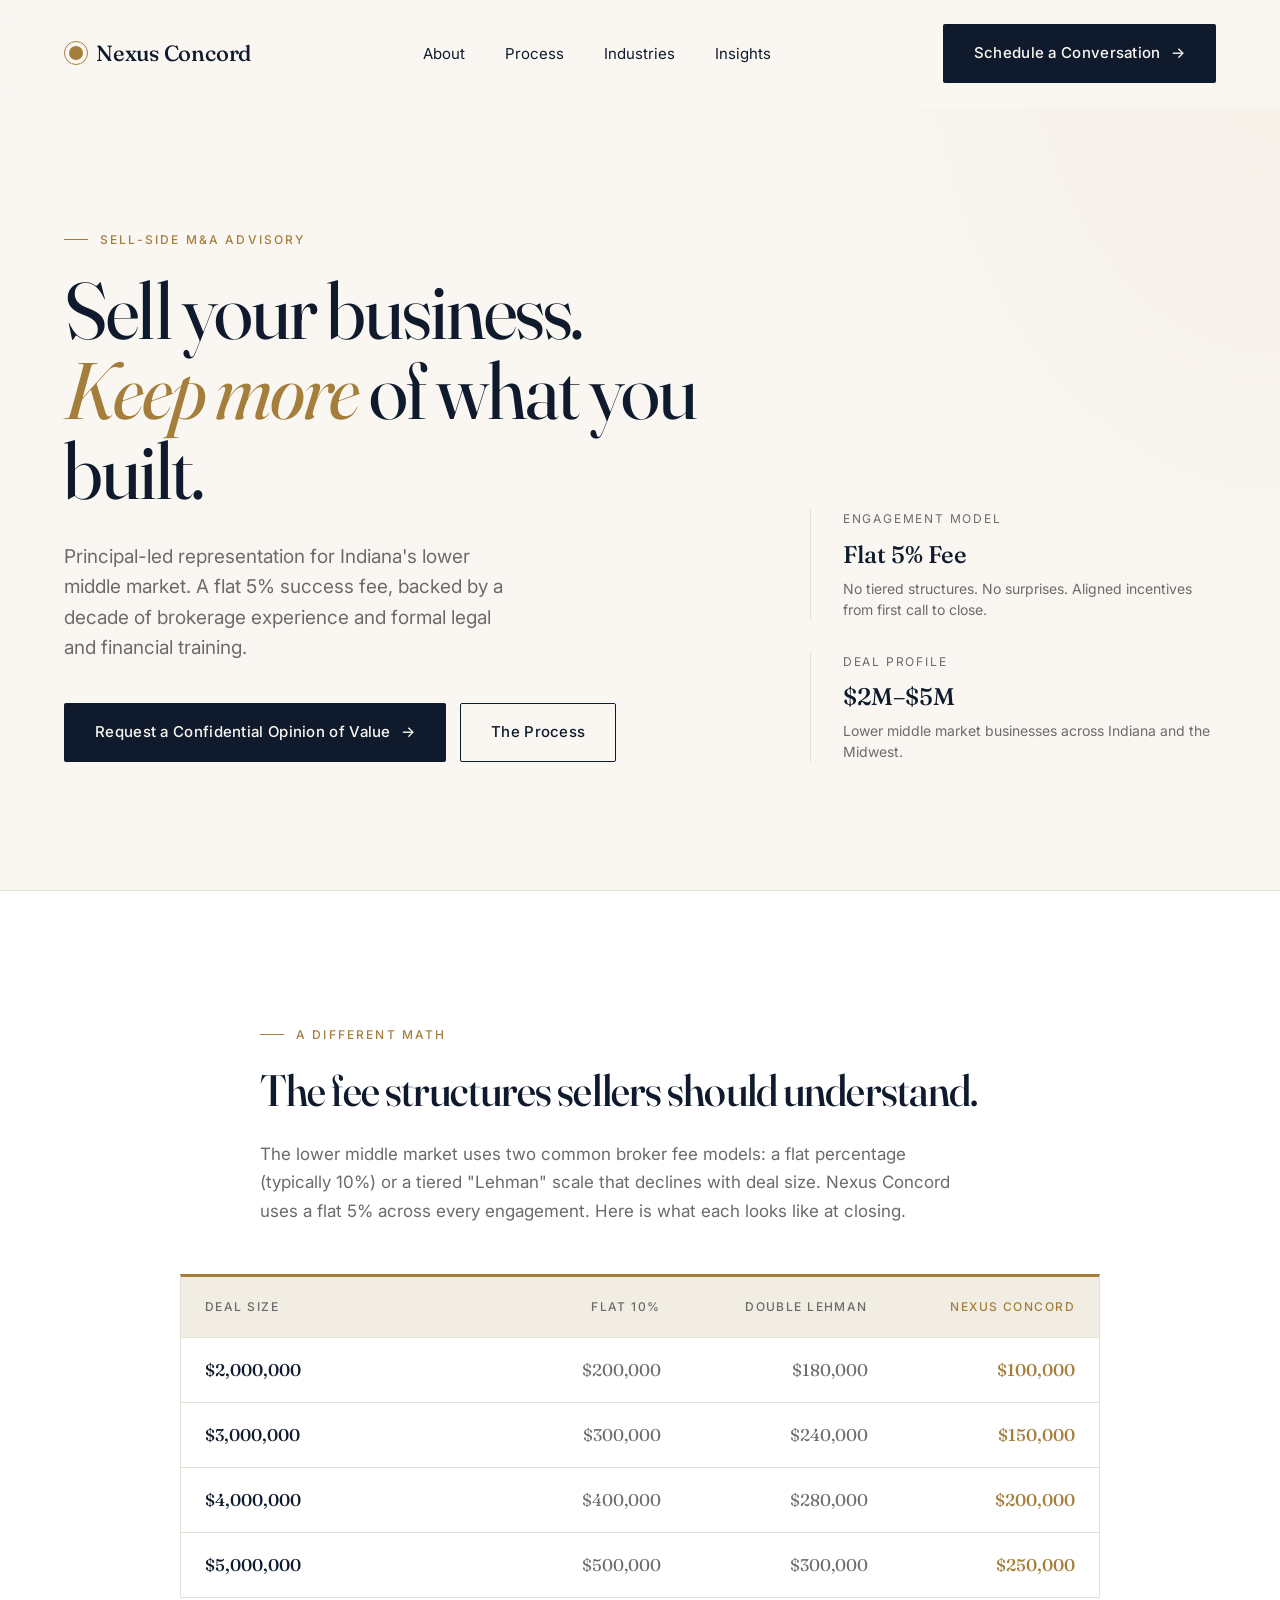
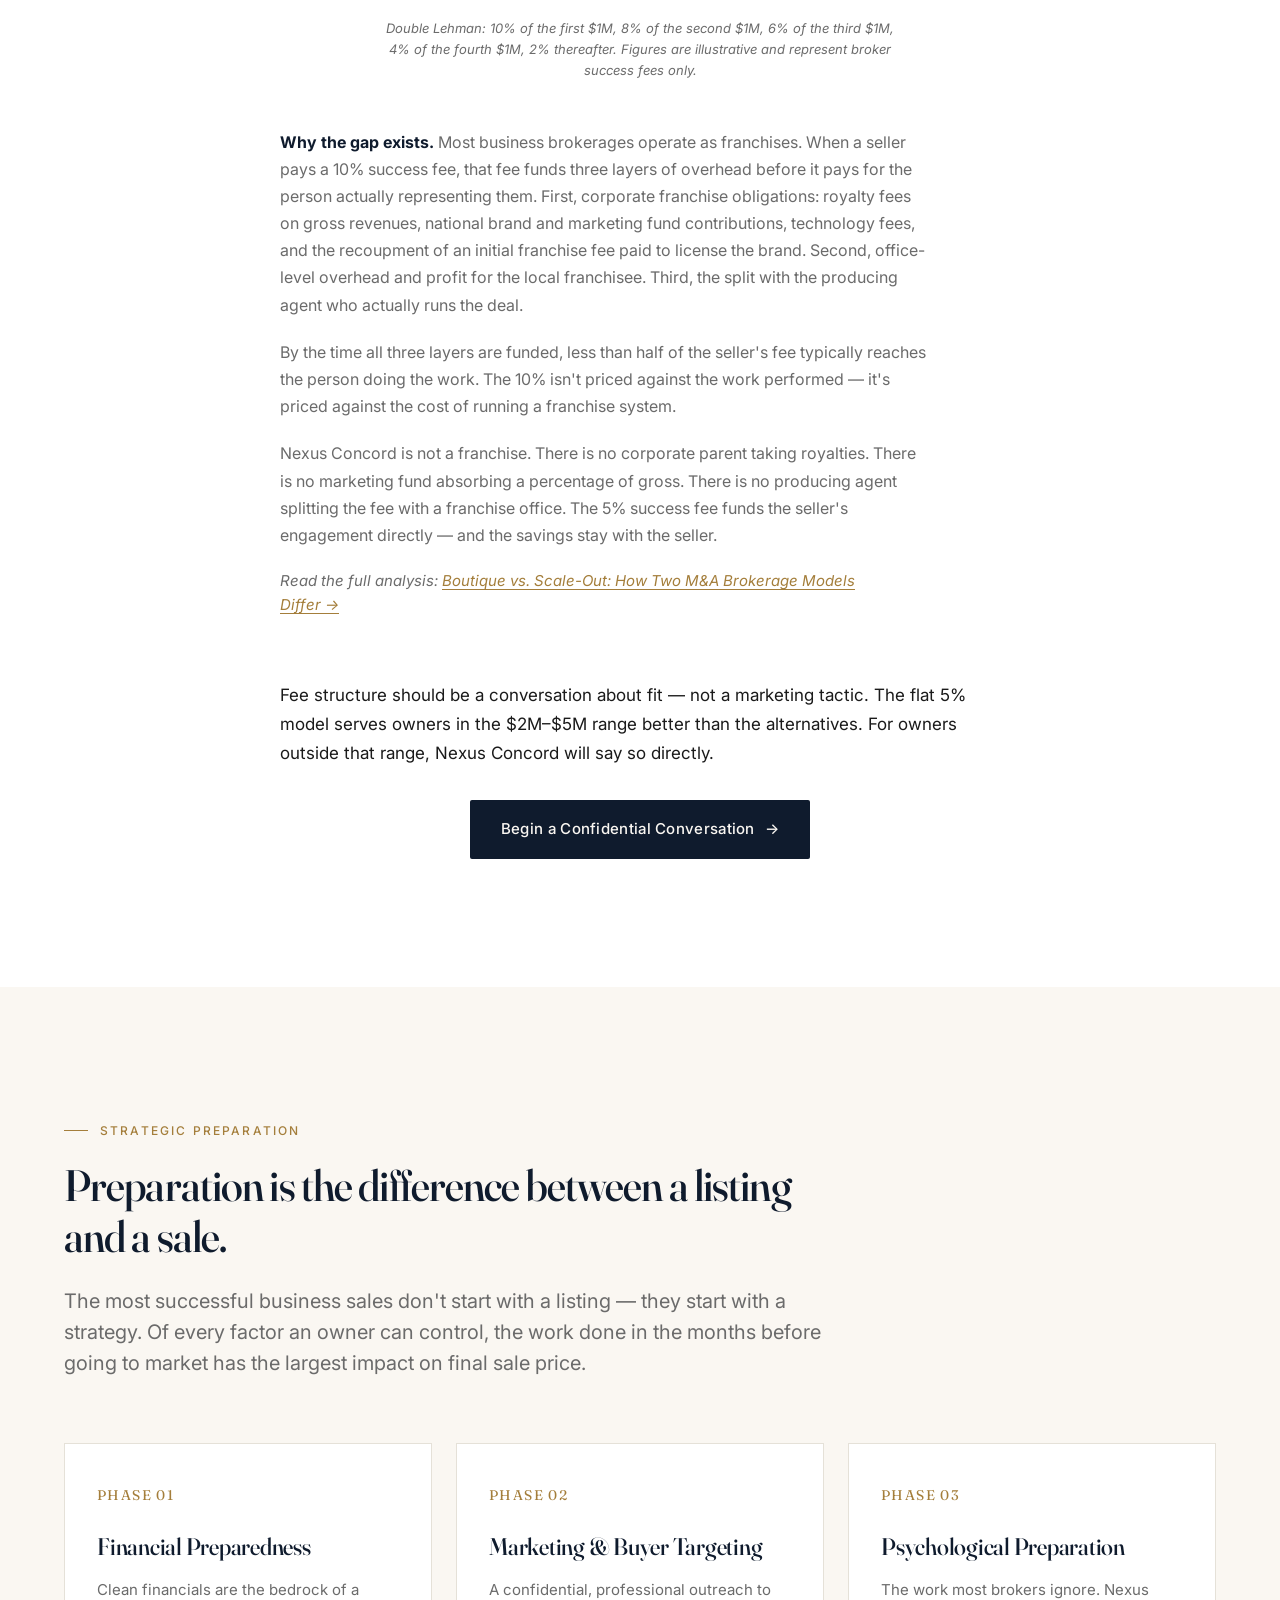
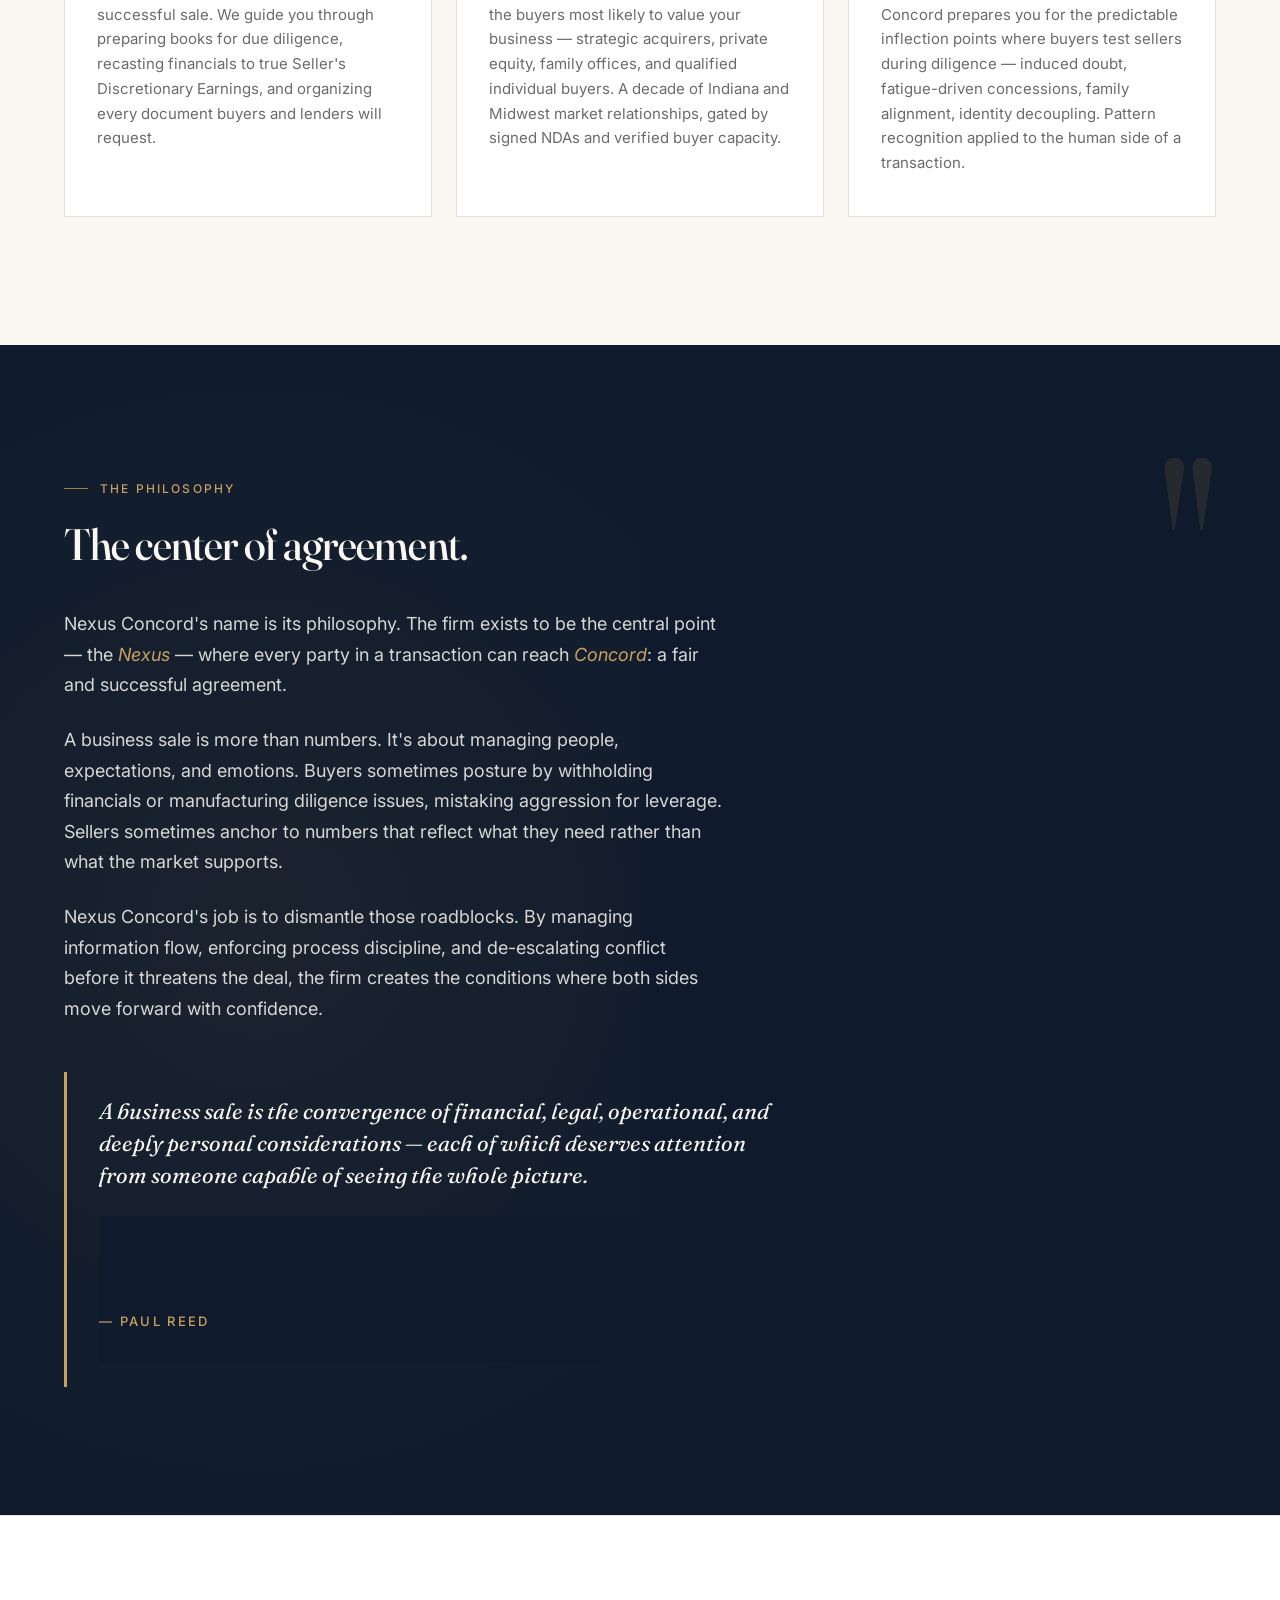
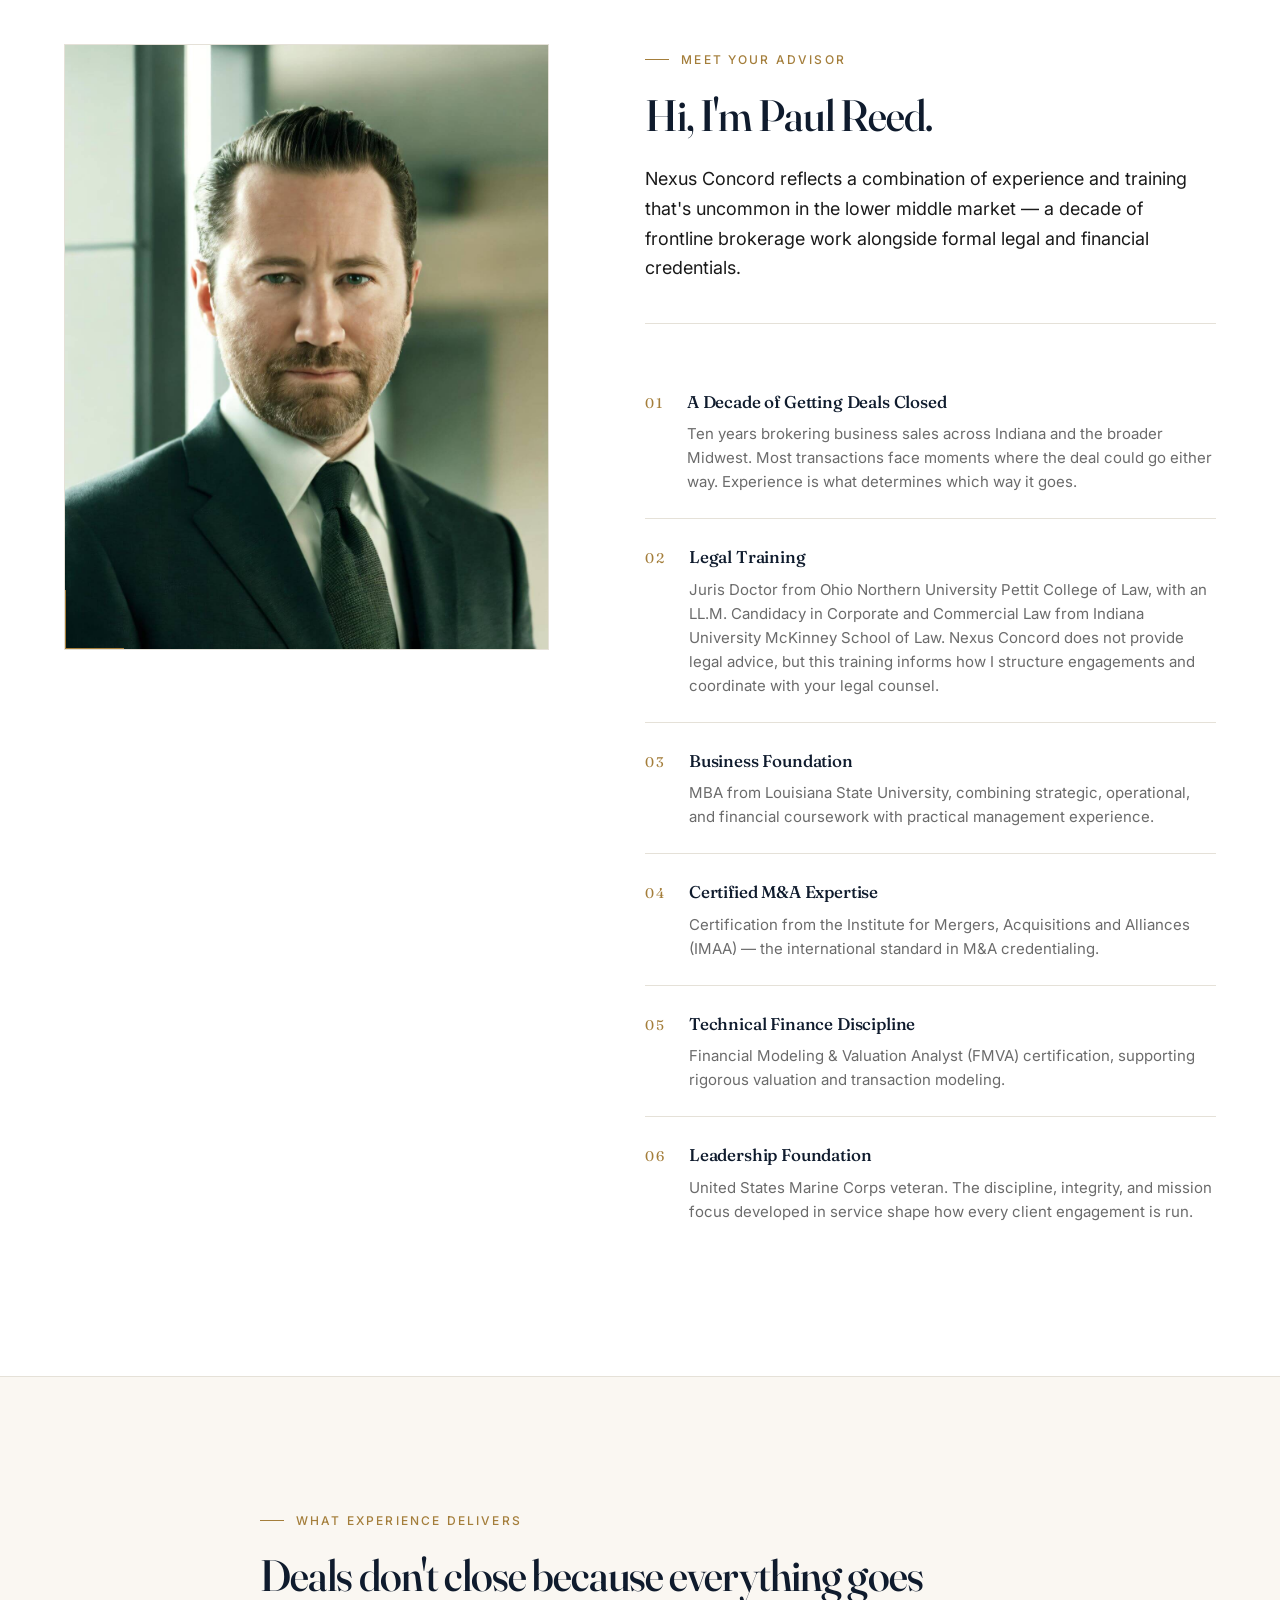
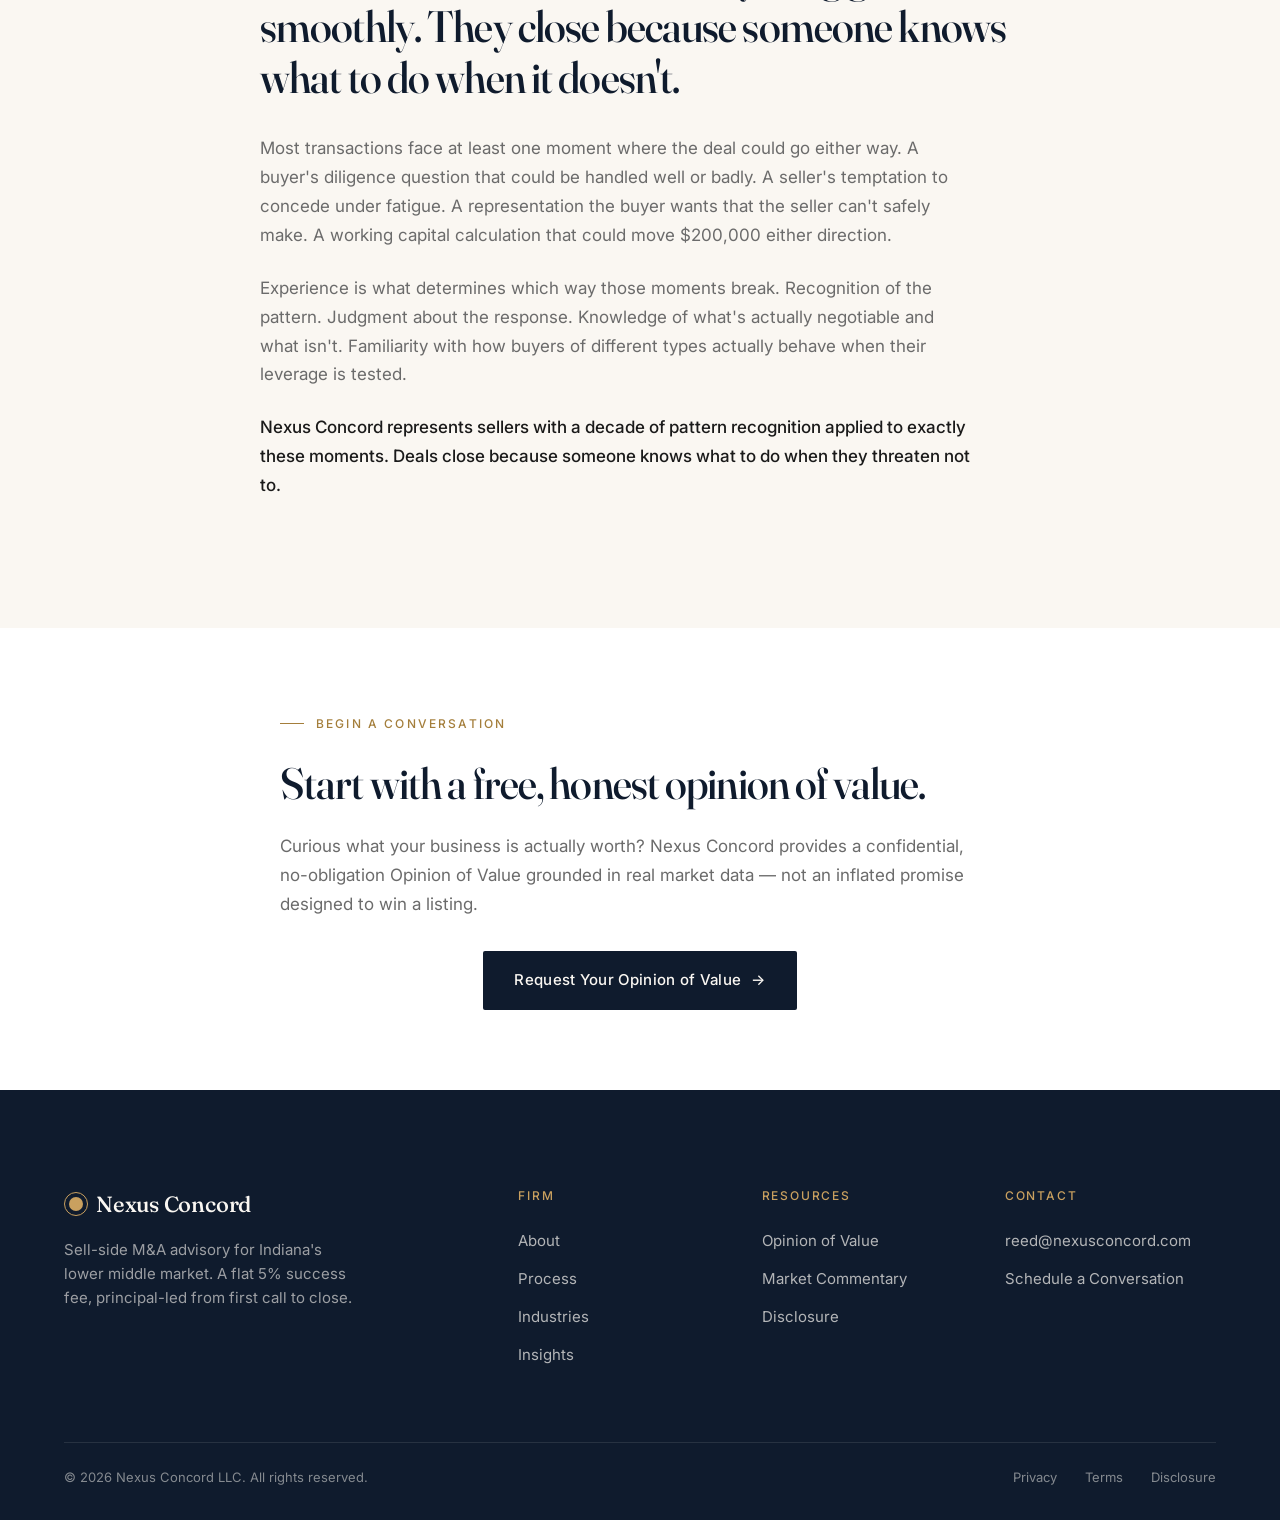
<file: index.html>
<!DOCTYPE html>
<html lang="en">
<head>
<meta charset="UTF-8">
<meta name="viewport" content="width=device-width, initial-scale=1.0">
<title>Sell-Side M&A Advisory for Indiana Business Owners | Nexus Concord</title>
<meta name="description" content="Principal-led M&A advisory for Indiana business owners. A flat 5% success fee, backed by a decade of brokerage experience and formal legal and financial training.">

<meta property="og:title" content="Nexus Concord — Sell-Side M&A Advisory">
<meta property="og:description" content="Principal-led M&A advisory for Indiana business owners. Flat 5% success fee.">
<meta property="og:type" content="website">
<meta property="og:url" content="https://www.nexusconcord.com">

<link rel="preconnect" href="https://fonts.googleapis.com">
<link rel="preconnect" href="https://fonts.gstatic.com" crossorigin>
<link href="https://fonts.googleapis.com/css2?family=Fraunces:opsz,wght@9..144,400;9..144,500;9..144,600&family=Inter:wght@400;500;600&display=swap" rel="stylesheet">
<link rel="stylesheet" href="styles.css">

<style>
  .hero {
    padding-top: calc(var(--space-3xl) + 2rem);
    padding-bottom: var(--space-2xl);
    background: var(--cream);
    position: relative;
    overflow: hidden;
  }
  .hero::before {
    content: "";
    position: absolute;
    top: 0; right: 0;
    width: 50%;
    height: 100%;
    background: radial-gradient(ellipse at top right, rgba(164, 126, 59, 0.06), transparent 60%);
    pointer-events: none;
  }
  .hero-grid {
    display: grid;
    grid-template-columns: 1fr;
    gap: var(--space-lg);
    align-items: end;
    position: relative;
  }
  @media (min-width: 968px) {
    .hero-grid { grid-template-columns: 1.6fr 1fr; gap: var(--space-xl); }
  }
  .hero-headline {
    font-family: 'Fraunces', Georgia, serif;
    font-size: clamp(2.75rem, 6.5vw, 5rem);
    font-weight: 400;
    letter-spacing: -0.025em;
    line-height: 1;
    margin-bottom: 2rem;
    color: var(--navy);
  }
  .hero-headline em {
    font-style: italic;
    color: var(--brass);
    font-weight: 400;
  }
  .hero-subhead {
    font-size: clamp(1.0625rem, 1.5vw, 1.1875rem);
    line-height: 1.6;
    color: var(--text-muted);
    max-width: 38ch;
    margin-bottom: 2.5rem;
  }
  .hero-buttons { display: flex; flex-wrap: wrap; gap: 0.875rem; }
  .hero-meta {
    border-left: 1px solid var(--border);
    padding-left: 2rem;
    align-self: end;
  }
  .hero-meta-label {
    font-size: 0.75rem;
    text-transform: uppercase;
    letter-spacing: 0.15em;
    color: var(--text-muted);
    margin-bottom: 0.75rem;
    display: block;
  }
  .hero-meta-value {
    font-family: 'Fraunces', serif;
    font-size: 1.5rem;
    color: var(--navy);
    font-weight: 500;
    line-height: 1.2;
    margin-bottom: 0.5rem;
  }
  .hero-meta-detail { font-size: 0.875rem; color: var(--text-muted); line-height: 1.5; }
  .hero-meta + .hero-meta { margin-top: 2rem; }

  .five-percent { background: var(--white); border-top: 1px solid var(--border); }
  .five-percent-grid {
    display: grid;
    grid-template-columns: 1fr;
    gap: var(--space-lg);
    align-items: center;
  }
  @media (min-width: 968px) {
    .five-percent-grid { grid-template-columns: 1.2fr 1fr; gap: var(--space-xl); }
  }

  .calc-card {
    background: var(--cream);
    border: 1px solid var(--border);
    border-top: 3px solid var(--brass);
    padding: 2.5rem 2rem;
  }
  @media (min-width: 768px) { .calc-card { padding: 3rem 2.5rem; } }
  .calc-card-label {
    font-size: 0.75rem;
    text-transform: uppercase;
    letter-spacing: 0.18em;
    color: var(--brass);
    margin-bottom: 0.5rem;
  }
  .calc-card-title {
    font-family: 'Fraunces', serif;
    font-size: 1.75rem;
    color: var(--navy);
    margin-bottom: 2rem;
    font-weight: 500;
  }
  .calc-row {
    display: flex;
    justify-content: space-between;
    align-items: baseline;
    padding: 1rem 0;
    border-bottom: 1px solid var(--border);
  }
  .calc-row:last-of-type { border-bottom: none; }
  .calc-row-label { font-size: 0.9375rem; color: var(--text-muted); }
  .calc-row-value {
    font-family: 'Fraunces', serif;
    font-size: 1.5rem;
    font-weight: 500;
    color: var(--navy);
    letter-spacing: -0.01em;
  }
  .calc-row.highlight .calc-row-value { color: var(--brass); }
  .calc-footer {
    margin-top: 1.5rem;
    padding-top: 1.5rem;
    border-top: 2px solid var(--navy);
    text-align: center;
  }
  .calc-footer-amount {
    font-family: 'Fraunces', serif;
    font-size: 2.25rem;
    color: var(--navy);
    font-weight: 500;
    line-height: 1;
    margin-bottom: 0.5rem;
  }
  .calc-footer-text { font-size: 0.875rem; color: var(--text-muted); }

  .preparation { background: var(--cream); }
  .preparation-header { max-width: 760px; margin-bottom: var(--space-lg); }
  .phase-grid {
    display: grid;
    grid-template-columns: 1fr;
    gap: 1.5rem;
  }
  @media (min-width: 768px) { .phase-grid { grid-template-columns: repeat(3, 1fr); } }

  .phase-card {
    background: var(--white);
    border: 1px solid var(--border);
    padding: 2.5rem 2rem;
    transition: all 0.3s var(--ease);
    position: relative;
    overflow: hidden;
  }
  .phase-card::before {
    content: "";
    position: absolute;
    top: 0; left: 0;
    width: 100%; height: 2px;
    background: var(--brass);
    transform: scaleX(0);
    transform-origin: left;
    transition: transform 0.4s var(--ease);
  }
  .phase-card:hover {
    transform: translateY(-4px);
    box-shadow: 0 20px 40px -20px rgba(15, 27, 45, 0.15);
  }
  .phase-card:hover::before { transform: scaleX(1); }
  .phase-number {
    font-family: 'Fraunces', serif;
    font-size: 0.875rem;
    color: var(--brass);
    letter-spacing: 0.1em;
    margin-bottom: 1.5rem;
    display: block;
  }
  .phase-title { margin-bottom: 1rem; }
  .phase-card p { font-size: 0.9375rem; line-height: 1.65; color: var(--text-muted); }

  .philosophy {
    background: var(--navy);
    color: var(--cream);
    position: relative;
    overflow: hidden;
  }
  .philosophy::before {
    content: "";
    position: absolute;
    top: -50%; left: -10%;
    width: 60%; height: 200%;
    background: radial-gradient(circle, rgba(164, 126, 59, 0.08), transparent 50%);
    pointer-events: none;
  }
  .philosophy h2 { color: var(--cream); margin-bottom: 2.5rem; }
  .philosophy .eyebrow { color: var(--brass-light); }
  .philosophy-content {
    max-width: 720px;
    position: relative;
    z-index: 1;
  }
  .philosophy-content p {
    font-size: 1.125rem;
    line-height: 1.7;
    color: rgba(250, 247, 242, 0.85);
    margin-bottom: 1.5rem;
    max-width: 60ch;
  }
  .philosophy-content p:last-child { margin-bottom: 0; }
  .philosophy-content em { color: var(--brass-light); font-style: italic; }
  .philosophy-mark {
    font-family: 'Fraunces', serif;
    font-size: 8rem;
    color: var(--brass);
    opacity: 0.15;
    line-height: 1;
    position: absolute;
    top: var(--space-xl);
    right: 2rem;
    pointer-events: none;
    user-select: none;
  }
  @media (min-width: 768px) { .philosophy-mark { font-size: 14rem; right: 4rem; } }

  .advisor { background: var(--white); border-top: 1px solid var(--border); }
  .advisor-grid {
    display: grid;
    grid-template-columns: 1fr;
    gap: var(--space-lg);
  }
  @media (min-width: 968px) {
    .advisor-grid { grid-template-columns: 0.85fr 1fr; gap: var(--space-xl); align-items: start; }
  }
  .advisor-photo {
    aspect-ratio: 4 / 5;
    background: linear-gradient(135deg, var(--cream-warm), var(--border));
    border: 1px solid var(--border);
    position: relative;
    overflow: hidden;
  }
  .advisor-photo::before {
    content: "";
    position: absolute;
    bottom: -1px; left: -1px;
    width: 60px; height: 60px;
    border-bottom: 2px solid var(--brass);
    border-left: 2px solid var(--brass);
  }
  .advisor h2 { margin-bottom: 1.5rem; }
  .advisor-lead {
    font-size: 1.125rem;
    line-height: 1.65;
    color: var(--text);
    margin-bottom: 2.5rem;
    padding-bottom: 2.5rem;
    border-bottom: 1px solid var(--border);
    max-width: 56ch;
  }
  .credentials { list-style: none; counter-reset: cred; }
  .credential {
    display: grid;
    grid-template-columns: auto 1fr;
    gap: 1.5rem;
    padding: 1.5rem 0;
    border-bottom: 1px solid var(--border);
    counter-increment: cred;
  }
  .credential:last-child { border-bottom: none; }
  .credential::before {
    content: "0" counter(cred);
    font-family: 'Fraunces', serif;
    font-size: 0.875rem;
    color: var(--brass);
    letter-spacing: 0.1em;
    padding-top: 0.25rem;
  }
  .credential-title {
    font-family: 'Fraunces', serif;
    font-size: 1.0625rem;
    font-weight: 500;
    color: var(--navy);
    margin-bottom: 0.4rem;
    letter-spacing: -0.01em;
  }
  .credential p { font-size: 0.9375rem; line-height: 1.6; color: var(--text-muted); max-width: 60ch; }

  .cta {
    background: var(--cream);
    text-align: center;
    padding: var(--space-2xl) 0;
    border-top: 1px solid var(--border);
  }
  @media (min-width: 768px) { .cta { padding: var(--space-3xl) 0; } }
  .cta-inner { max-width: 640px; margin: 0 auto; padding: 0 1.5rem; }
  .cta h2 { margin-bottom: 1.5rem; }
  .cta p {
    font-size: 1.125rem;
    color: var(--text-muted);
    line-height: 1.6;
    margin: 0 auto 2.5rem;
    max-width: 52ch;
  }

  .hero-headline, .hero-subhead, .hero-buttons, .hero-meta {
    opacity: 0;
    transform: translateY(16px);
    animation: fadeUp 1s var(--ease) forwards;
  }
  .hero .eyebrow { animation: fadeUp 0.8s var(--ease) forwards; }
  .hero-headline { animation-delay: 0.1s; }
  .hero-subhead { animation-delay: 0.25s; }
  .hero-buttons { animation-delay: 0.4s; }
  .hero-meta { animation-delay: 0.5s; }
  .hero-meta:nth-of-type(2) { animation-delay: 0.6s; }
  @keyframes fadeUp { to { opacity: 1; transform: translateY(0); } }
</style>
<!-- Schema Markup for AI Search & SEO -->
<script type="application/ld+json">
{
  "@context": "https://schema.org",
  "@graph": [
    {
      "@type": "ProfessionalService",
      "@id": "https://www.nexusconcord.com/#organization",
      "name": "Nexus Concord LLC",
      "alternateName": "Nexus Concord",
      "url": "https://www.nexusconcord.com",
      "description": "Boutique sell-side M&A advisory firm serving Indiana business owners in the lower middle market. Flat 5% success fee, principal-led engagements from valuation through closing.",
      "email": "reed@nexusconcord.com",
      "image": "https://www.nexusconcord.com/logo-mark-transparent-512.png",
      "logo": "https://www.nexusconcord.com/logo-mark-transparent-512.png",
      "areaServed": [
        {
          "@type": "State",
          "name": "Indiana"
        },
        {
          "@type": "Place",
          "name": "Midwest United States"
        }
      ],
      "hasOfferCatalog": {
        "@type": "OfferCatalog",
        "name": "M&A Advisory Services",
        "itemListElement": [
          {
            "@type": "Offer",
            "itemOffered": {
              "@type": "Service",
              "name": "Sell-Side M&A Advisory",
              "description": "Full sell-side representation for Indiana lower middle market business owners from valuation through closing."
            }
          },
          {
            "@type": "Offer",
            "itemOffered": {
              "@type": "Service",
              "name": "Business Sale Representation",
              "description": "Principal-led representation for owner-operators pursuing a sale of their business."
            }
          },
          {
            "@type": "Offer",
            "itemOffered": {
              "@type": "Service",
              "name": "Opinion of Value",
              "description": "Confidential valuation grounded in real comparable transactions, provided at no cost during initial engagement."
            }
          },
          {
            "@type": "Offer",
            "itemOffered": {
              "@type": "Service",
              "name": "Pre-Sale Preparation",
              "description": "Structured pre-market work on financial recasting, operational documentation, and due diligence readiness."
            }
          },
          {
            "@type": "Offer",
            "itemOffered": {
              "@type": "Service",
              "name": "Business Valuation",
              "description": "Formal valuation analysis for owners preparing for a future transaction."
            }
          }
        ]
      },
      "priceRange": "$$$",
      "founder": {
        "@id": "https://www.nexusconcord.com/#founder"
      },
      "makesOffer": {
        "@type": "Offer",
        "description": "Flat 5% success fee at closing. No upfront fees, no hourly billing, no tiered structures.",
        "priceSpecification": {
          "@type": "PriceSpecification",
          "priceCurrency": "USD",
          "description": "5% of transaction value, payable at closing"
        }
      }
    },
    {
      "@type": "Person",
      "@id": "https://www.nexusconcord.com/#founder",
      "name": "Paul Reed",
      "jobTitle": "Founder and Principal Advisor",
      "worksFor": {
        "@id": "https://www.nexusconcord.com/#organization"
      },
      "description": "Founder of Nexus Concord, a boutique sell-side M&A advisory firm in Indiana. A decade of brokerage experience combined with formal legal and financial training.",
      "image": "https://www.nexusconcord.com/paul-reed-about.jpg",
      "hasCredential": [
        {
          "@type": "EducationalOccupationalCredential",
          "credentialCategory": "degree",
          "name": "Juris Doctor (JD)",
          "educationalLevel": "Ohio Northern University Pettit College of Law"
        },
        {
          "@type": "EducationalOccupationalCredential",
          "credentialCategory": "degree",
          "name": "Master of Business Administration (MBA)",
          "educationalLevel": "Louisiana State University"
        },
        {
          "@type": "EducationalOccupationalCredential",
          "credentialCategory": "degree",
          "name": "LL.M. in Corporate and Commercial Law",
          "educationalLevel": "Indiana University McKinney School of Law"
        },
        {
          "@type": "EducationalOccupationalCredential",
          "credentialCategory": "certification",
          "name": "Certified M&A Advisor",
          "educationalLevel": "Institute for Mergers, Acquisitions and Alliances (IMAA)"
        },
        {
          "@type": "EducationalOccupationalCredential",
          "credentialCategory": "certification",
          "name": "Financial Modeling & Valuation Analyst (FMVA)"
        }
      ]
    },
    {
      "@type": "WebSite",
      "@id": "https://www.nexusconcord.com/#website",
      "url": "https://www.nexusconcord.com",
      "name": "Nexus Concord",
      "description": "Sell-side M&A advisory for Indiana business owners",
      "publisher": {
        "@id": "https://www.nexusconcord.com/#organization"
      }
    }
  ]
}
</script>
</head>
<body>

<nav class="nav" id="nav">
  <div class="nav-inner">
    <a href="index.html" class="logo">
      <span class="logo-mark"></span>
      <span>Nexus Concord</span>
    </a>
    <ul class="nav-links">
      <li><a href="about.html">About</a></li>
      <li><a href="process.html">Process</a></li>
      <li><a href="industries.html">Industries</a></li>
      <li><a href="insights.html">Insights</a></li>
    </ul>
    <a href="contact.html" class="btn btn-primary nav-cta">
      Schedule a Conversation
      <span class="btn-arrow">→</span>
    </a>
    <button class="menu-toggle" aria-label="Menu" id="menuToggle">
      <span></span><span></span><span></span>
    </button>
  </div>
</nav>

<div class="mobile-menu" id="mobileMenu">
  <a href="about.html">About</a>
  <a href="process.html">Process</a>
  <a href="industries.html">Industries</a>
  <a href="insights.html">Insights</a>
  <a href="contact.html" class="btn btn-primary">Schedule a Conversation</a>
</div>

<section class="hero">
  <div class="container">
    <div class="hero-grid">
      <div class="hero-content">
        <span class="eyebrow">Sell-Side M&amp;A Advisory</span>
        <h1 class="hero-headline">Sell your business. <em>Keep more</em> of what you built.</h1>
        <p class="hero-subhead">Principal-led representation for Indiana's lower middle market. A flat 5% success fee, backed by a decade of brokerage experience and formal legal and financial training.</p>
        <div class="hero-buttons">
          <a href="contact.html" class="btn btn-primary">Request a Confidential Opinion of Value <span class="btn-arrow">→</span></a>
          <a href="process.html" class="btn btn-secondary">The Process</a>
        </div>
      </div>
      <div>
        <div class="hero-meta">
          <span class="hero-meta-label">Engagement Model</span>
          <div class="hero-meta-value">Flat 5% Fee</div>
          <p class="hero-meta-detail">No tiered structures. No surprises. Aligned incentives from first call to close.</p>
        </div>
        <div class="hero-meta">
          <span class="hero-meta-label">Deal Profile</span>
          <div class="hero-meta-value">$2M&ndash;$5M</div>
          <p class="hero-meta-detail">Lower middle market businesses across Indiana and the Midwest.</p>
        </div>
      </div>
    </div>
  </div>
</section>

<section class="five-percent">
  <div class="container">
    <div style="max-width: 760px; margin: 0 auto 3rem auto;" class="reveal">
      <span class="eyebrow">A Different Math</span>
      <h2 style="margin-bottom: 1.5rem;">The fee structures sellers should understand.</h2>
      <p style="font-size: 1.0625rem; line-height: 1.7; color: var(--text-muted);">
        The lower middle market uses two common broker fee models: a flat percentage (typically 10%) or a tiered "Lehman" scale that declines with deal size. Nexus Concord uses a flat 5% across every engagement. Here is what each looks like at closing.
      </p>
    </div>

    <div style="max-width: 920px; margin: 0 auto;" class="reveal">
      <div style="background: var(--white); border: 1px solid var(--border); border-top: 3px solid var(--brass); overflow-x: auto; -webkit-overflow-scrolling: touch;">

        <div style="display: grid; grid-template-columns: 1.3fr 1fr 1fr 1fr; gap: 1rem; min-width: 600px; padding: 1.25rem 1.5rem; background: var(--cream-warm); border-bottom: 1px solid var(--border); font-size: 0.75rem; text-transform: uppercase; letter-spacing: 0.12em; color: var(--text-muted); font-weight: 500;">
          <div>Deal Size</div>
          <div style="text-align: right;">Flat 10%</div>
          <div style="text-align: right;">Double Lehman</div>
          <div style="text-align: right; color: var(--brass);">Nexus Concord</div>
        </div>

        <div style="display: grid; grid-template-columns: 1.3fr 1fr 1fr 1fr; gap: 1rem; min-width: 600px; padding: 1.125rem 1.5rem; border-bottom: 1px solid var(--border); font-family: 'Fraunces', serif; font-size: 1.0625rem; align-items: center;">
          <div style="color: var(--navy); font-weight: 500;">$2,000,000</div>
          <div style="text-align: right; color: var(--text-muted);">$200,000</div>
          <div style="text-align: right; color: var(--text-muted);">$180,000</div>
          <div style="text-align: right; color: var(--brass); font-weight: 500;">$100,000</div>
        </div>

        <div style="display: grid; grid-template-columns: 1.3fr 1fr 1fr 1fr; gap: 1rem; min-width: 600px; padding: 1.125rem 1.5rem; border-bottom: 1px solid var(--border); font-family: 'Fraunces', serif; font-size: 1.0625rem; align-items: center;">
          <div style="color: var(--navy); font-weight: 500;">$3,000,000</div>
          <div style="text-align: right; color: var(--text-muted);">$300,000</div>
          <div style="text-align: right; color: var(--text-muted);">$240,000</div>
          <div style="text-align: right; color: var(--brass); font-weight: 500;">$150,000</div>
        </div>

        <div style="display: grid; grid-template-columns: 1.3fr 1fr 1fr 1fr; gap: 1rem; min-width: 600px; padding: 1.125rem 1.5rem; border-bottom: 1px solid var(--border); font-family: 'Fraunces', serif; font-size: 1.0625rem; align-items: center;">
          <div style="color: var(--navy); font-weight: 500;">$4,000,000</div>
          <div style="text-align: right; color: var(--text-muted);">$400,000</div>
          <div style="text-align: right; color: var(--text-muted);">$280,000</div>
          <div style="text-align: right; color: var(--brass); font-weight: 500;">$200,000</div>
        </div>

        <div style="display: grid; grid-template-columns: 1.3fr 1fr 1fr 1fr; gap: 1rem; min-width: 600px; padding: 1.125rem 1.5rem; font-family: 'Fraunces', serif; font-size: 1.0625rem; align-items: center;">
          <div style="color: var(--navy); font-weight: 500;">$5,000,000</div>
          <div style="text-align: right; color: var(--text-muted);">$500,000</div>
          <div style="text-align: right; color: var(--text-muted);">$300,000</div>
          <div style="text-align: right; color: var(--brass); font-weight: 500;">$250,000</div>
        </div>

      </div>

      <p style="font-size: 0.8125rem; color: var(--text-muted); font-style: italic; margin-top: 1.25rem; text-align: center; line-height: 1.6; max-width: 64ch; margin-left: auto; margin-right: auto;">
        Double Lehman: 10% of the first $1M, 8% of the second $1M, 6% of the third $1M, 4% of the fourth $1M, 2% thereafter. Figures are illustrative and represent broker success fees only.
      </p>
    </div>

    <div style="max-width: 720px; margin: 3rem auto 0 auto;" class="reveal">
      <p style="font-size: 1rem; line-height: 1.7; color: var(--text-muted); margin-bottom: 1.25rem;">
        <strong style="color: var(--navy);">Why the gap exists.</strong> Most business brokerages operate as franchises. When a seller pays a 10% success fee, that fee funds three layers of overhead before it pays for the person actually representing them. First, corporate franchise obligations: royalty fees on gross revenues, national brand and marketing fund contributions, technology fees, and the recoupment of an initial franchise fee paid to license the brand. Second, office-level overhead and profit for the local franchisee. Third, the split with the producing agent who actually runs the deal.
      </p>
      <p style="font-size: 1rem; line-height: 1.7; color: var(--text-muted); margin-bottom: 1.25rem;">
        By the time all three layers are funded, less than half of the seller's fee typically reaches the person doing the work. The 10% isn't priced against the work performed &mdash; it's priced against the cost of running a franchise system.
      </p>
      <p style="font-size: 1rem; line-height: 1.7; color: var(--text-muted); margin-bottom: 1.25rem;">
        Nexus Concord is not a franchise. There is no corporate parent taking royalties. There is no marketing fund absorbing a percentage of gross. There is no producing agent splitting the fee with a franchise office. The 5% success fee funds the seller's engagement directly &mdash; and the savings stay with the seller.
      </p>
      <p style="font-size: 0.9375rem; line-height: 1.6; color: var(--text-muted); font-style: italic; margin-bottom: 0;">
        Read the full analysis: <a href="insights/boutique-vs-scale-out.html" style="color: var(--brass); text-decoration: underline; text-underline-offset: 3px;">Boutique vs. Scale-Out: How Two M&amp;A Brokerage Models Differ →</a>
      </p>
    </div>
    <div style="max-width: 720px; margin: 4rem auto 0 auto;" class="reveal">
      <p style="font-size: 1.0625rem; line-height: 1.7; color: var(--text); margin-bottom: 2rem;">
        Fee structure should be a conversation about fit &mdash; not a marketing tactic. The flat 5% model serves owners in the $2M&ndash;$5M range better than the alternatives. For owners outside that range, Nexus Concord will say so directly.
      </p>
      <div style="text-align: center;">
        <a href="contact.html" class="btn btn-primary">
          Begin a Confidential Conversation
          <span class="btn-arrow">&rarr;</span>
        </a>
      </div>
    </div>
</section>

<section class="preparation">
  <div class="container">
    <div class="preparation-header reveal">
      <span class="eyebrow">Strategic Preparation</span>
      <h2>Preparation is the difference between a listing and a sale.</h2>
      <p class="lead" style="margin-top: 1.5rem;">The most successful business sales don't start with a listing — they start with a strategy. Of every factor an owner can control, the work done in the months before going to market has the largest impact on final sale price.</p>
    </div>

    <div class="phase-grid">
      <article class="phase-card reveal">
        <span class="phase-number">PHASE 01</span>
        <h3 class="phase-title">Financial Preparedness</h3>
        <p>Clean financials are the bedrock of a successful sale. We guide you through preparing books for due diligence, recasting financials to true Seller's Discretionary Earnings, and organizing every document buyers and lenders will request.</p>
      </article>

      <article class="phase-card reveal">
        <span class="phase-number">PHASE 02</span>
        <h3 class="phase-title">Marketing &amp; Buyer Targeting</h3>
        <p>A confidential, professional outreach to the buyers most likely to value your business — strategic acquirers, private equity, family offices, and qualified individual buyers. A decade of Indiana and Midwest market relationships, gated by signed NDAs and verified buyer capacity.</p>
      </article>

     <article class="phase-card reveal">
        <span class="phase-number">PHASE 03</span>
        <h3 class="phase-title">Psychological Preparation</h3>
        <p>The work most brokers ignore. Nexus Concord prepares you for the predictable inflection points where buyers test sellers during diligence — induced doubt, fatigue-driven concessions, family alignment, identity decoupling. Pattern recognition applied to the human side of a transaction.</p>
      </article>
    </div>
  </div>
</section>

<section class="philosophy">
  <div class="philosophy-mark">"</div>
  <div class="container">
    <div class="philosophy-content reveal">
      <span class="eyebrow">The Philosophy</span>
      <h2>The center of agreement.</h2>

      <p>Nexus Concord's name is its philosophy. The firm exists to be the central point — the <em>Nexus</em> — where every party in a transaction can reach <em>Concord</em>: a fair and successful agreement.</p>

      <p>A business sale is more than numbers. It's about managing people, expectations, and emotions. Buyers sometimes posture by withholding financials or manufacturing diligence issues, mistaking aggression for leverage. Sellers sometimes anchor to numbers that reflect what they need rather than what the market supports.</p>

      <p>Nexus Concord's job is to dismantle those roadblocks. By managing information flow, enforcing process discipline, and de-escalating conflict before it threatens the deal, the firm creates the conditions where both sides move forward with confidence.</p>

      <blockquote style="border-left: 3px solid var(--brass-light); padding: 1.5rem 0 1.5rem 2rem; margin: 3rem 0 0 0; font-family: 'Fraunces', Georgia, serif; font-size: 1.375rem; line-height: 1.45; color: var(--cream); font-style: italic; max-width: 56ch;">
        A business sale is the convergence of financial, legal, operational, and deeply personal considerations — each of which deserves attention from someone capable of seeing the whole picture.
        <footer style="margin-top: 1.5rem; font-family: 'Inter', sans-serif; font-style: normal; font-size: 0.8125rem; letter-spacing: 0.18em; text-transform: uppercase; color: var(--brass-light); font-weight: 500;">— Paul Reed</footer>
      </blockquote>

    </div>
  </div>
</section>
<section class="advisor">
  <div class="container">
    <div class="advisor-grid">
      <div class="advisor-photo reveal" aria-label="Paul Reed, Founder">
  <img src="paul-reed.jpg" alt="Paul Reed, Founder of Nexus Concord" style="width: 100%; height: 100%; object-fit: cover; display: block;">
</div>

      <div class="reveal">
        <span class="eyebrow">Meet Your Advisor</span>
        <h2>Hi, I'm Paul Reed.</h2>
        <p class="advisor-lead">Nexus Concord reflects a combination of experience and training that's uncommon in the lower middle market — a decade of frontline brokerage work alongside formal legal and financial credentials.</p>

        <ol class="credentials">
          <li class="credential"><div><div class="credential-title">A Decade of Getting Deals Closed</div><p>Ten years brokering business sales across Indiana and the broader Midwest. Most transactions face moments where the deal could go either way. Experience is what determines which way it goes.</p></div></li>
          <li class="credential"><div><div class="credential-title">Legal Training</div><p>Juris Doctor from Ohio Northern University Pettit College of Law, with an LL.M. Candidacy in Corporate and Commercial Law from Indiana University McKinney School of Law. Nexus Concord does not provide legal advice, but this training informs how I structure engagements and coordinate with your legal counsel.</p></div></li>
          <li class="credential"><div><div class="credential-title">Business Foundation</div><p>MBA from Louisiana State University, combining strategic, operational, and financial coursework with practical management experience.</p></div></li>
          <li class="credential"><div><div class="credential-title">Certified M&amp;A Expertise</div><p>Certification from the Institute for Mergers, Acquisitions and Alliances (IMAA) — the international standard in M&amp;A credentialing.</p></div></li>
          <li class="credential"><div><div class="credential-title">Technical Finance Discipline</div><p>Financial Modeling &amp; Valuation Analyst (FMVA) certification, supporting rigorous valuation and transaction modeling.</p></div></li>          <li class="credential"><div><div class="credential-title">Leadership Foundation</div><p>United States Marine Corps veteran. The discipline, integrity, and mission focus developed in service shape how every client engagement is run.</p></div></li>
        </ol>
      </div>
    </div>
  </div>
</section>

  <!-- What Experience Delivers -->
  <section class="experience-delivers" style="padding: var(--space-2xl) 0; background: var(--cream); border-top: 1px solid var(--border);">
    <div class="container">
      <div style="max-width: 760px; margin: 0 auto;" class="reveal">
        <span class="eyebrow">What Experience Delivers</span>
        <h2 style="margin-bottom: 2rem;">Deals don't close because everything goes smoothly. They close because someone knows what to do when it doesn't.</h2>
      </div>

      <div style="max-width: 760px; margin: 0 auto;" class="reveal">
        <p style="font-size: 1.0625rem; line-height: 1.7; color: var(--text-muted); margin-bottom: 1.5rem;">
          Most transactions face at least one moment where the deal could go either way. A buyer's diligence question that could be handled well or badly. A seller's temptation to concede under fatigue. A representation the buyer wants that the seller can't safely make. A working capital calculation that could move $200,000 either direction.
        </p>
        <p style="font-size: 1.0625rem; line-height: 1.7; color: var(--text-muted); margin-bottom: 1.5rem;">
          Experience is what determines which way those moments break. Recognition of the pattern. Judgment about the response. Knowledge of what's actually negotiable and what isn't. Familiarity with how buyers of different types actually behave when their leverage is tested.
        </p>
        <p style="font-size: 1.0625rem; line-height: 1.7; color: var(--text); margin-bottom: 0; font-weight: 500;">
          Nexus Concord represents sellers with a decade of pattern recognition applied to exactly these moments. Deals close because someone knows what to do when they threaten not to.
        </p>
      </div>
    </div>
  </section>
  
<section style="background: var(--white); padding: 5rem 2rem;">
  <div style="max-width: 720px; margin: 0 auto;" class="reveal">
    <span class="eyebrow" style="color: var(--brass); display: inline-block; margin-bottom: 1.5rem;">Begin a Conversation</span>
    <h2 style="color: var(--navy); margin-bottom: 1.5rem; font-size: clamp(2rem, 4vw, 2.75rem); line-height: 1.15;">Start with a free, honest opinion of value.</h2>
    <p style="color: var(--text-muted); font-size: 1.0625rem; line-height: 1.7; margin-bottom: 2rem;">Curious what your business is actually worth? Nexus Concord provides a confidential, no-obligation Opinion of Value grounded in real market data &mdash; not an inflated promise designed to win a listing.</p>
    <div style="text-align: center;">
      <a href="contact.html" class="btn btn-primary">Request Your Opinion of Value <span class="btn-arrow">&rarr;</span></a>
    </div>
  </div>
</section>
  
<footer>
  <div class="container">
    <div class="footer-grid">
      <div class="footer-brand">
        <a href="index.html" class="logo"><span class="logo-mark"></span><span>Nexus Concord</span></a>
        <p>Sell-side M&amp;A advisory for Indiana's lower middle market. A flat 5% success fee, principal-led from first call to close.</p>
      </div>
      <div class="footer-col">
        <h4>Firm</h4>
        <ul>
          <li><a href="about.html">About</a></li>
          <li><a href="process.html">Process</a></li>
          <li><a href="industries.html">Industries</a></li>
          <li><a href="insights.html">Insights</a></li>
        </ul>
      </div>
      <div class="footer-col">
        <h4>Resources</h4>
        <ul>
          <li><a href="contact.html">Opinion of Value</a></li>
          <li><a href="insights.html">Market Commentary</a></li>
          <li><a href="disclosure.html">Disclosure</a></li>
        </ul>
      </div>
      <div class="footer-col">
        <h4>Contact</h4>
        <ul>
          <li><a href="mailto:reed@nexusconcord.com">reed@nexusconcord.com</a></li>
          <li><a href="contact.html">Schedule a Conversation</a></li>
        </ul>
      </div>
    </div>
    <div class="footer-bottom">
      <div>© 2026 Nexus Concord LLC. All rights reserved.</div>
      <div class="footer-legal">
        <a href="privacy.html">Privacy</a>
        <a href="terms.html">Terms</a>
        <a href="disclosure.html">Disclosure</a>
      </div>
    </div>
  </div>
</footer>

<script>
  const nav = document.getElementById('nav');
  window.addEventListener('scroll', () => {
    if (window.scrollY > 20) nav.classList.add('scrolled');
    else nav.classList.remove('scrolled');
  });

  const io = new IntersectionObserver((entries) => {
    entries.forEach((entry) => {
      if (entry.isIntersecting) { entry.target.classList.add('visible'); io.unobserve(entry.target); }
    });
  }, { threshold: 0.12, rootMargin: '0px 0px -60px 0px' });
  document.querySelectorAll('.reveal').forEach(el => io.observe(el));

  const menuToggle = document.getElementById('menuToggle');
  const mobileMenu = document.getElementById('mobileMenu');
  menuToggle?.addEventListener('click', () => mobileMenu.classList.toggle('open'));
  mobileMenu?.querySelectorAll('a').forEach(a => a.addEventListener('click', () => mobileMenu.classList.remove('open')));
</script>

</body>
</html>
</file>
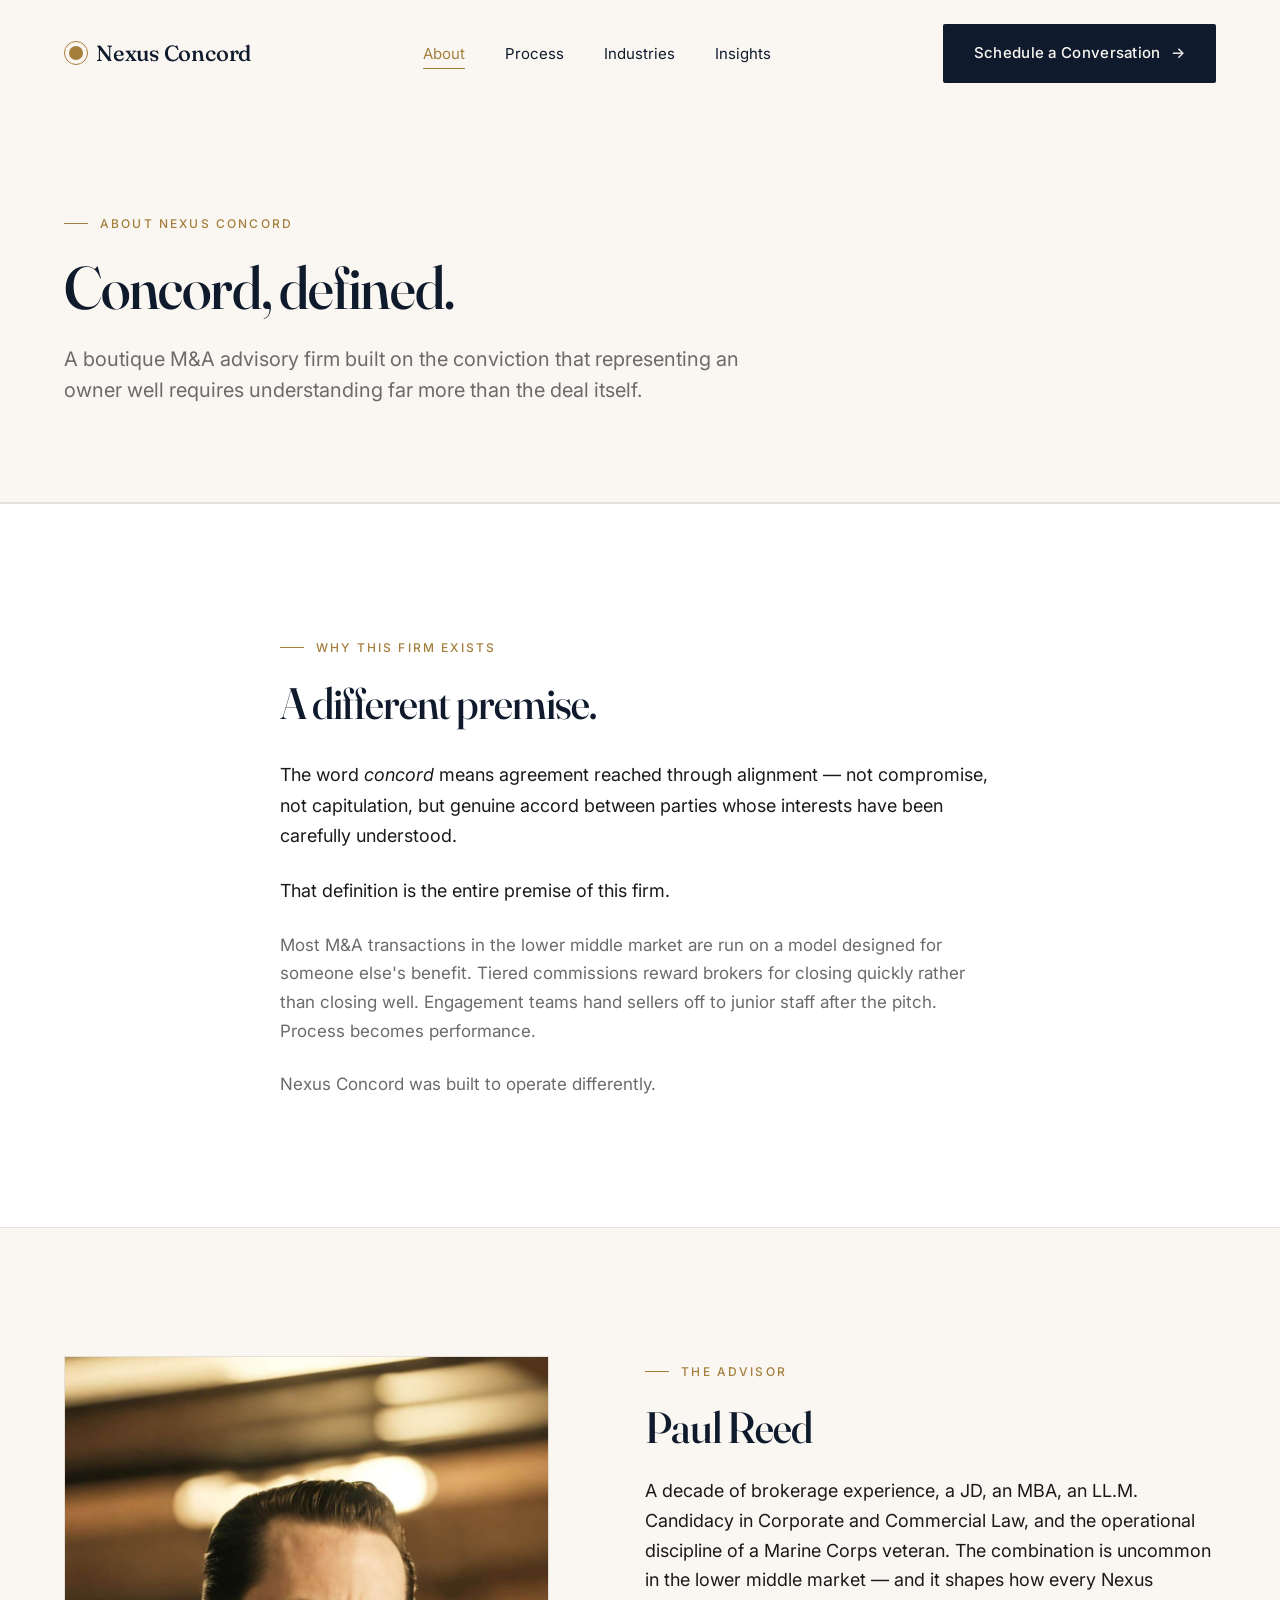
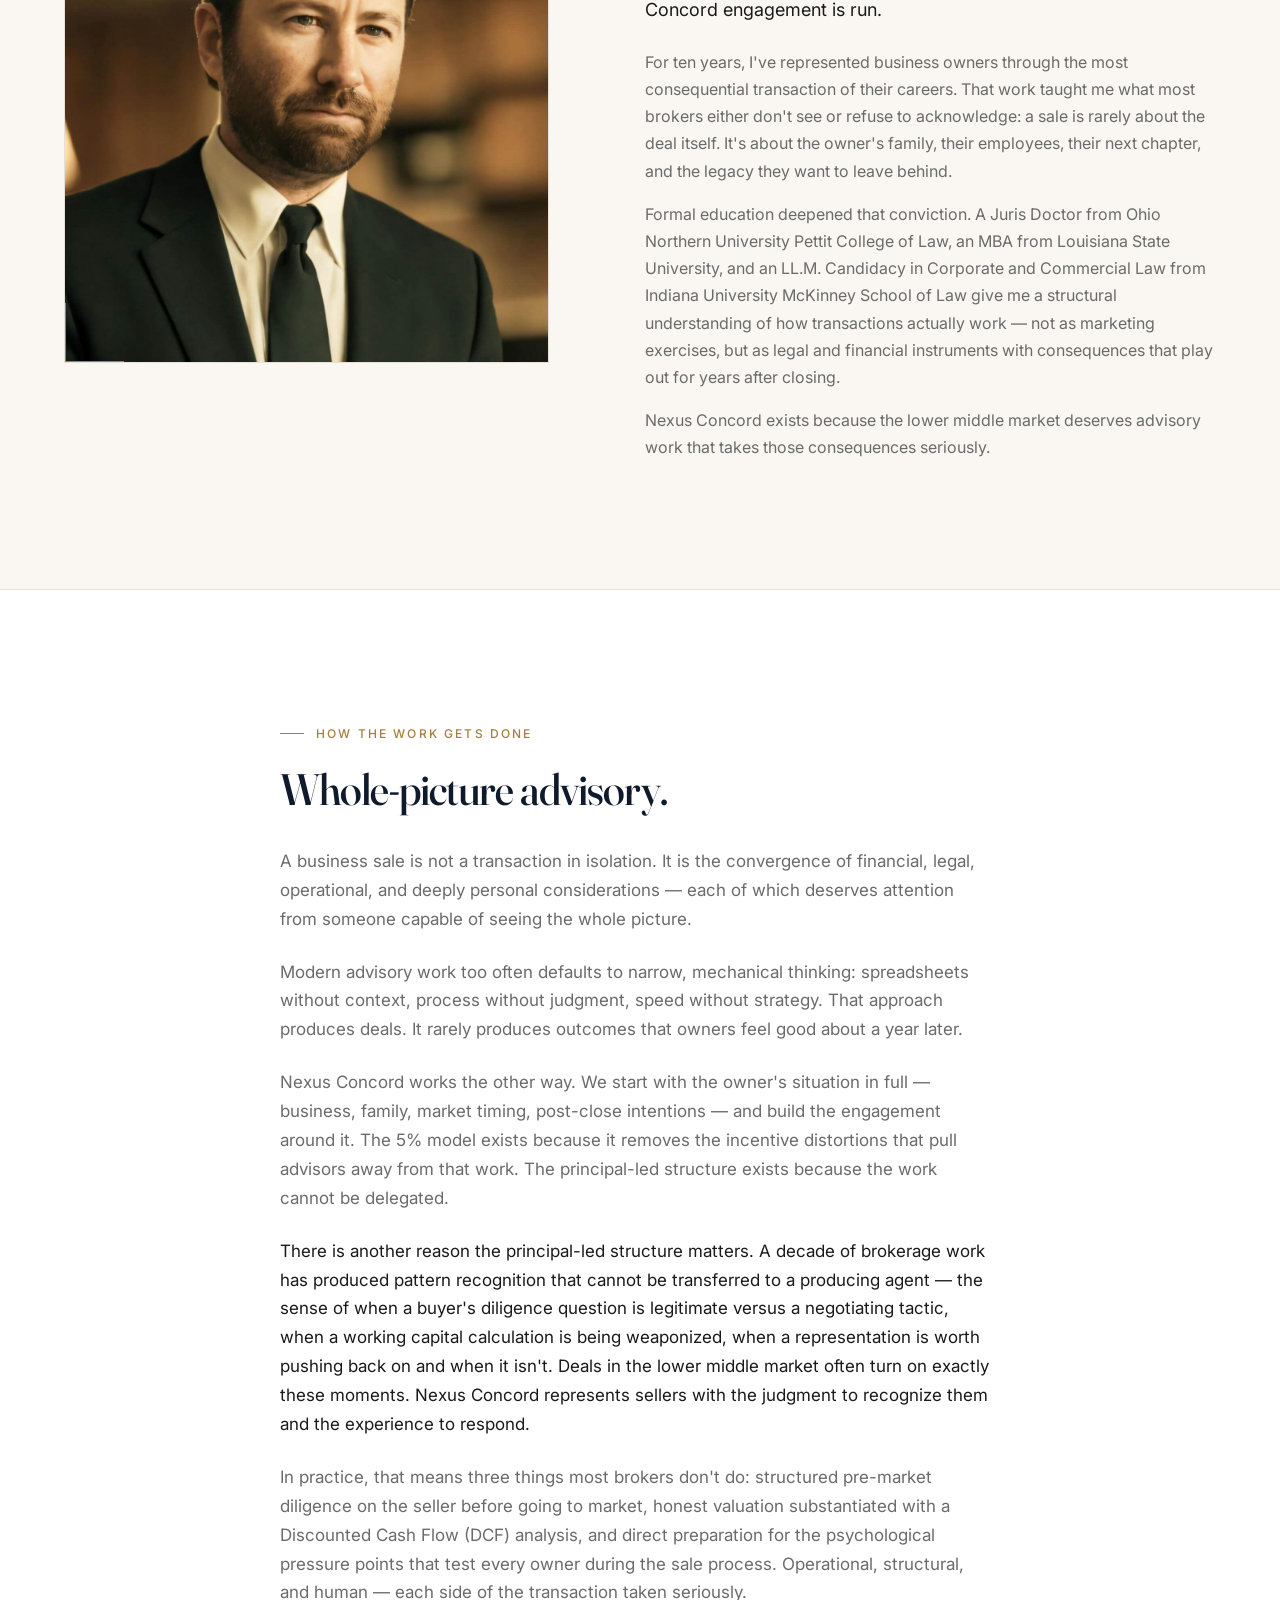
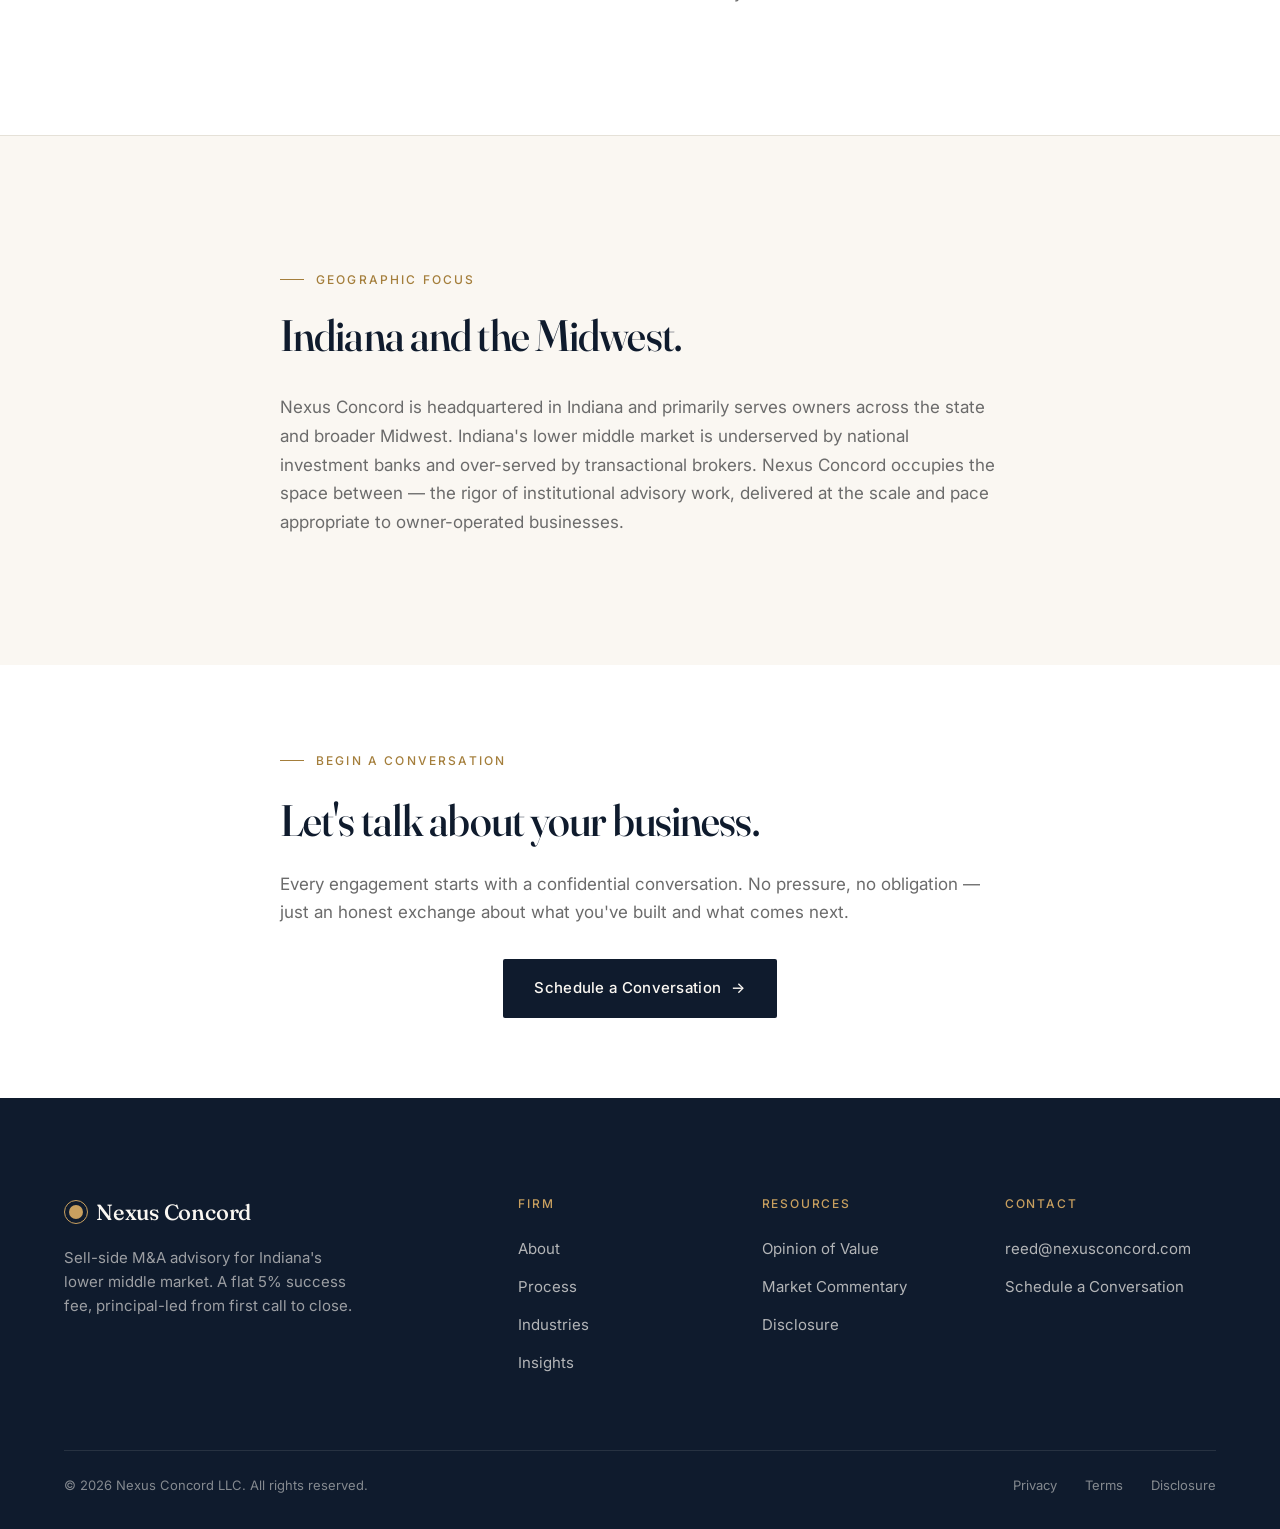
<file: about.html>
<!DOCTYPE html>
<html lang="en">
<head>
<meta charset="UTF-8">
<meta name="viewport" content="width=device-width, initial-scale=1.0">
<title>About Nexus Concord | Boutique M&A Firm Founded by Paul Reed</title>
<meta name="description" content="Nexus Concord is a boutique sell-side M&A advisory firm founded by Paul Reed, combining a decade of brokerage experience with formal legal and financial training.">
<meta property="og:title" content="About — Nexus Concord">
<meta property="og:description" content="Nexus Concord is a boutique sell-side M&A advisory firm founded by Paul Reed, combining a decade of brokerage experience with formal business, legal and financial training.">
<meta property="og:type" content="website">
<link rel="preconnect" href="https://fonts.googleapis.com">
<link rel="preconnect" href="https://fonts.gstatic.com" crossorigin>
<link href="https://fonts.googleapis.com/css2?family=Fraunces:opsz,wght@9..144,400;9..144,500;9..144,600&family=Inter:wght@400;500;600&display=swap" rel="stylesheet">
<link rel="stylesheet" href="styles.css">
<style>
  @media (min-width: 768px) {
    .about-founder-grid { grid-template-columns: 0.85fr 1fr !important; gap: var(--space-xl) !important; }
  }
</style>
</head>
<body>

<nav class="nav" id="nav">
  <div class="nav-inner">
    <a href="index.html" class="logo">
      <span class="logo-mark"></span>
      <span>Nexus Concord</span>
    </a>
    <ul class="nav-links">
      <li><a href="about.html" class="active">About</a></li>
      <li><a href="process.html">Process</a></li>
      <li><a href="industries.html">Industries</a></li>
      <li><a href="insights.html">Insights</a></li>
    </ul>
    <a href="contact.html" class="btn btn-primary nav-cta">
      Schedule a Conversation
      <span class="btn-arrow">→</span>
    </a>
    <button class="menu-toggle" aria-label="Menu" id="menuToggle">
      <span></span><span></span><span></span>
    </button>
  </div>
</nav>

<div class="mobile-menu" id="mobileMenu">
  <a href="about.html">About</a>
  <a href="process.html">Process</a>
  <a href="industries.html">Industries</a>
  <a href="insights.html">Insights</a>
  <a href="contact.html" class="btn btn-primary">Schedule a Conversation</a>
</div>


<section class="page-hero">
  <div class="container">
    <span class="eyebrow">About Nexus Concord</span>
    <h1>Concord, defined.</h1>
    <p class="lead">A boutique M&amp;A advisory firm built on the conviction that representing an owner well requires understanding far more than the deal itself.</p>
  </div>
</section>

<section style="background: var(--white); border-top: 1px solid var(--border);">
  <div class="container">
    <div style="max-width: 720px; margin: 0 auto;" class="reveal">
      <span class="eyebrow">Why This Firm Exists</span>
      <h2 style="margin-bottom: 2rem;">A different premise.</h2>
      <p style="font-size: 1.125rem; line-height: 1.7; margin-bottom: 1.5rem; color: var(--text);">The word <em>concord</em> means agreement reached through alignment — not compromise, not capitulation, but genuine accord between parties whose interests have been carefully understood.</p>
      <p style="font-size: 1.125rem; line-height: 1.7; margin-bottom: 1.5rem; color: var(--text);">That definition is the entire premise of this firm.</p>
      <p style="font-size: 1.0625rem; line-height: 1.7; margin-bottom: 1.5rem; color: var(--text-muted);">Most M&amp;A transactions in the lower middle market are run on a model designed for someone else's benefit. Tiered commissions reward brokers for closing quickly rather than closing well. Engagement teams hand sellers off to junior staff after the pitch. Process becomes performance.</p>
      <p style="font-size: 1.0625rem; line-height: 1.7; color: var(--text-muted);">Nexus Concord was built to operate differently.</p>
    </div>
  </div>
</section>

<section style="background: var(--cream); border-top: 1px solid var(--border);">
  <div class="container">
    <div style="display: grid; grid-template-columns: 1fr; gap: 3rem; align-items: start;" class="about-founder-grid">
      <div class="reveal" style="aspect-ratio: 4/5; border: 1px solid var(--border); position: relative; overflow: hidden;">
        <img src="paul-reed-about.jpg" alt="Paul Reed, Founder of Nexus Concord" style="position: absolute; inset: 0; width: 100%; height: 100%; object-fit: cover; display: block;">
        <div style="position: absolute; bottom: -1px; left: -1px; width: 60px; height: 60px; border-bottom: 2px solid var(--brass); border-left: 2px solid var(--brass); z-index: 2;"></div>
      </div>
      <div class="reveal">
        <span class="eyebrow">The Advisor</span>
        <h2 style="margin-bottom: 1.5rem;">Paul Reed</h2>
        <p style="font-size: 1.125rem; line-height: 1.65; margin-bottom: 1.5rem; color: var(--text);">A decade of brokerage experience, a JD, an MBA, an LL.M. Candidacy in Corporate and Commercial Law, and the operational discipline of a Marine Corps veteran. The combination is uncommon in the lower middle market — and it shapes how every Nexus Concord engagement is run.</p>
        <p style="font-size: 1rem; line-height: 1.7; color: var(--text-muted); margin-bottom: 1rem;">For ten years, I've represented business owners through the most consequential transaction of their careers. That work taught me what most brokers either don't see or refuse to acknowledge: a sale is rarely about the deal itself. It's about the owner's family, their employees, their next chapter, and the legacy they want to leave behind.</p>
        <p style="font-size: 1rem; line-height: 1.7; color: var(--text-muted); margin-bottom: 1rem;">Formal education deepened that conviction. A Juris Doctor from Ohio Northern University Pettit College of Law, an MBA from Louisiana State University, and an LL.M. Candidacy in Corporate and Commercial Law from Indiana University McKinney School of Law give me a structural understanding of how transactions actually work — not as marketing exercises, but as legal and financial instruments with consequences that play out for years after closing.</p>
        <p style="font-size: 1rem; line-height: 1.7; color: var(--text-muted);">Nexus Concord exists because the lower middle market deserves advisory work that takes those consequences seriously.</p>
      </div>
    </div>
  </div>
</section>

<section style="background: var(--white); border-top: 1px solid var(--border);">
  <div class="container">
    <div style="max-width: 720px; margin: 0 auto;" class="reveal">
      <span class="eyebrow">How the Work Gets Done</span>
      <h2 style="margin-bottom: 2rem;">Whole-picture advisory.</h2>
      <p style="font-size: 1.0625rem; line-height: 1.7; margin-bottom: 1.5rem; color: var(--text-muted);">A business sale is not a transaction in isolation. It is the convergence of financial, legal, operational, and deeply personal considerations — each of which deserves attention from someone capable of seeing the whole picture.</p>
      <p style="font-size: 1.0625rem; line-height: 1.7; margin-bottom: 1.5rem; color: var(--text-muted);">Modern advisory work too often defaults to narrow, mechanical thinking: spreadsheets without context, process without judgment, speed without strategy. That approach produces deals. It rarely produces outcomes that owners feel good about a year later.</p>
      <p style="font-size: 1.0625rem; line-height: 1.7; color: var(--text-muted); margin-bottom: 1.5rem;">Nexus Concord works the other way. We start with the owner's situation in full — business, family, market timing, post-close intentions — and build the engagement around it. The 5% model exists because it removes the incentive distortions that pull advisors away from that work. The principal-led structure exists because the work cannot be delegated.</p>
      <p style="font-size: 1.0625rem; line-height: 1.7; margin-bottom: 1.5rem;">There is another reason the principal-led structure matters. A decade of brokerage work has produced pattern recognition that cannot be transferred to a producing agent — the sense of when a buyer's diligence question is legitimate versus a negotiating tactic, when a working capital calculation is being weaponized, when a representation is worth pushing back on and when it isn't. Deals in the lower middle market often turn on exactly these moments. Nexus Concord represents sellers with the judgment to recognize them and the experience to respond.</p>
      
      <p style="font-size: 1.0625rem; line-height: 1.7; color: var(--text-muted);">In practice, that means three things most brokers don't do: structured pre-market diligence on the seller before going to market, honest valuation substantiated with a Discounted Cash Flow (DCF) analysis, and direct preparation for the psychological pressure points that test every owner during the sale process. Operational, structural, and human — each side of the transaction taken seriously.</p>
    </div>
  </div>
</section>

<section style="background: var(--cream); border-top: 1px solid var(--border);">
  <div class="container">
    <div style="max-width: 720px; margin: 0 auto;" class="reveal">
      <span class="eyebrow">Geographic Focus</span>
      <h2 style="margin-bottom: 2rem;">Indiana and the Midwest.</h2>
      <p style="font-size: 1.0625rem; line-height: 1.7; color: var(--text-muted);">Nexus Concord is headquartered in Indiana and primarily serves owners across the state and broader Midwest. Indiana's lower middle market is underserved by national investment banks and over-served by transactional brokers. Nexus Concord occupies the space between — the rigor of institutional advisory work, delivered at the scale and pace appropriate to owner-operated businesses.</p>
    </div>
  </div>
</section>

<section style="background: var(--white); padding: 5rem 2rem;">
  <div style="max-width: 720px; margin: 0 auto;" class="reveal">
    <span class="eyebrow" style="color: var(--brass); display: inline-block; margin-bottom: 1.5rem;">Begin a Conversation</span>
    <h2 style="color: var(--navy); margin-bottom: 1.5rem; font-size: clamp(2rem, 4vw, 2.75rem); line-height: 1.15;">Let's talk about your business.</h2>
    <p style="color: var(--text-muted); font-size: 1.0625rem; line-height: 1.7; margin-bottom: 2rem;">Every engagement starts with a confidential conversation. No pressure, no obligation &mdash; just an honest exchange about what you've built and what comes next.</p>
    <div style="text-align: center;">
      <a href="contact.html" class="btn btn-primary">Schedule a Conversation <span class="btn-arrow">&rarr;</span></a>
    </div>
  </div>
</section> 
  
<footer>
  <div class="container">
    <div class="footer-grid">
      <div class="footer-brand">
        <a href="index.html" class="logo"><span class="logo-mark"></span><span>Nexus Concord</span></a>
        <p>Sell-side M&amp;A advisory for Indiana's lower middle market. A flat 5% success fee, principal-led from first call to close.</p>
      </div>
      <div class="footer-col">
        <h4>Firm</h4>
        <ul>
          <li><a href="about.html">About</a></li>
          <li><a href="process.html">Process</a></li>
          <li><a href="industries.html">Industries</a></li>
          <li><a href="insights.html">Insights</a></li>
        </ul>
      </div>
      <div class="footer-col">
        <h4>Resources</h4>
        <ul>
          <li><a href="contact.html">Opinion of Value</a></li>
          <li><a href="insights.html">Market Commentary</a></li>
          <li><a href="disclosure.html">Disclosure</a></li>
        </ul>
      </div>
      <div class="footer-col">
        <h4>Contact</h4>
        <ul>
          <li><a href="mailto:reed@nexusconcord.com">reed@nexusconcord.com</a></li>
          <li><a href="contact.html">Schedule a Conversation</a></li>
        </ul>
      </div>
    </div>
    <div class="footer-bottom">
      <div>© 2026 Nexus Concord LLC. All rights reserved.</div>
      <div class="footer-legal">
        <a href="privacy.html">Privacy</a>
        <a href="terms.html">Terms</a>
        <a href="disclosure.html">Disclosure</a>
      </div>
    </div>
  </div>
</footer>

<script>
  const nav = document.getElementById('nav');
  window.addEventListener('scroll', () => {
    if (window.scrollY > 20) nav.classList.add('scrolled');
    else nav.classList.remove('scrolled');
  });

  const io = new IntersectionObserver((entries) => {
    entries.forEach((entry) => {
      if (entry.isIntersecting) { entry.target.classList.add('visible'); io.unobserve(entry.target); }
    });
  }, { threshold: 0.12, rootMargin: '0px 0px -60px 0px' });
  document.querySelectorAll('.reveal').forEach(el => io.observe(el));

  const menuToggle = document.getElementById('menuToggle');
  const mobileMenu = document.getElementById('mobileMenu');
  menuToggle?.addEventListener('click', () => mobileMenu.classList.toggle('open'));
  mobileMenu?.querySelectorAll('a').forEach(a => a.addEventListener('click', () => mobileMenu.classList.remove('open')));
</script>

</body>
</html>
</file>
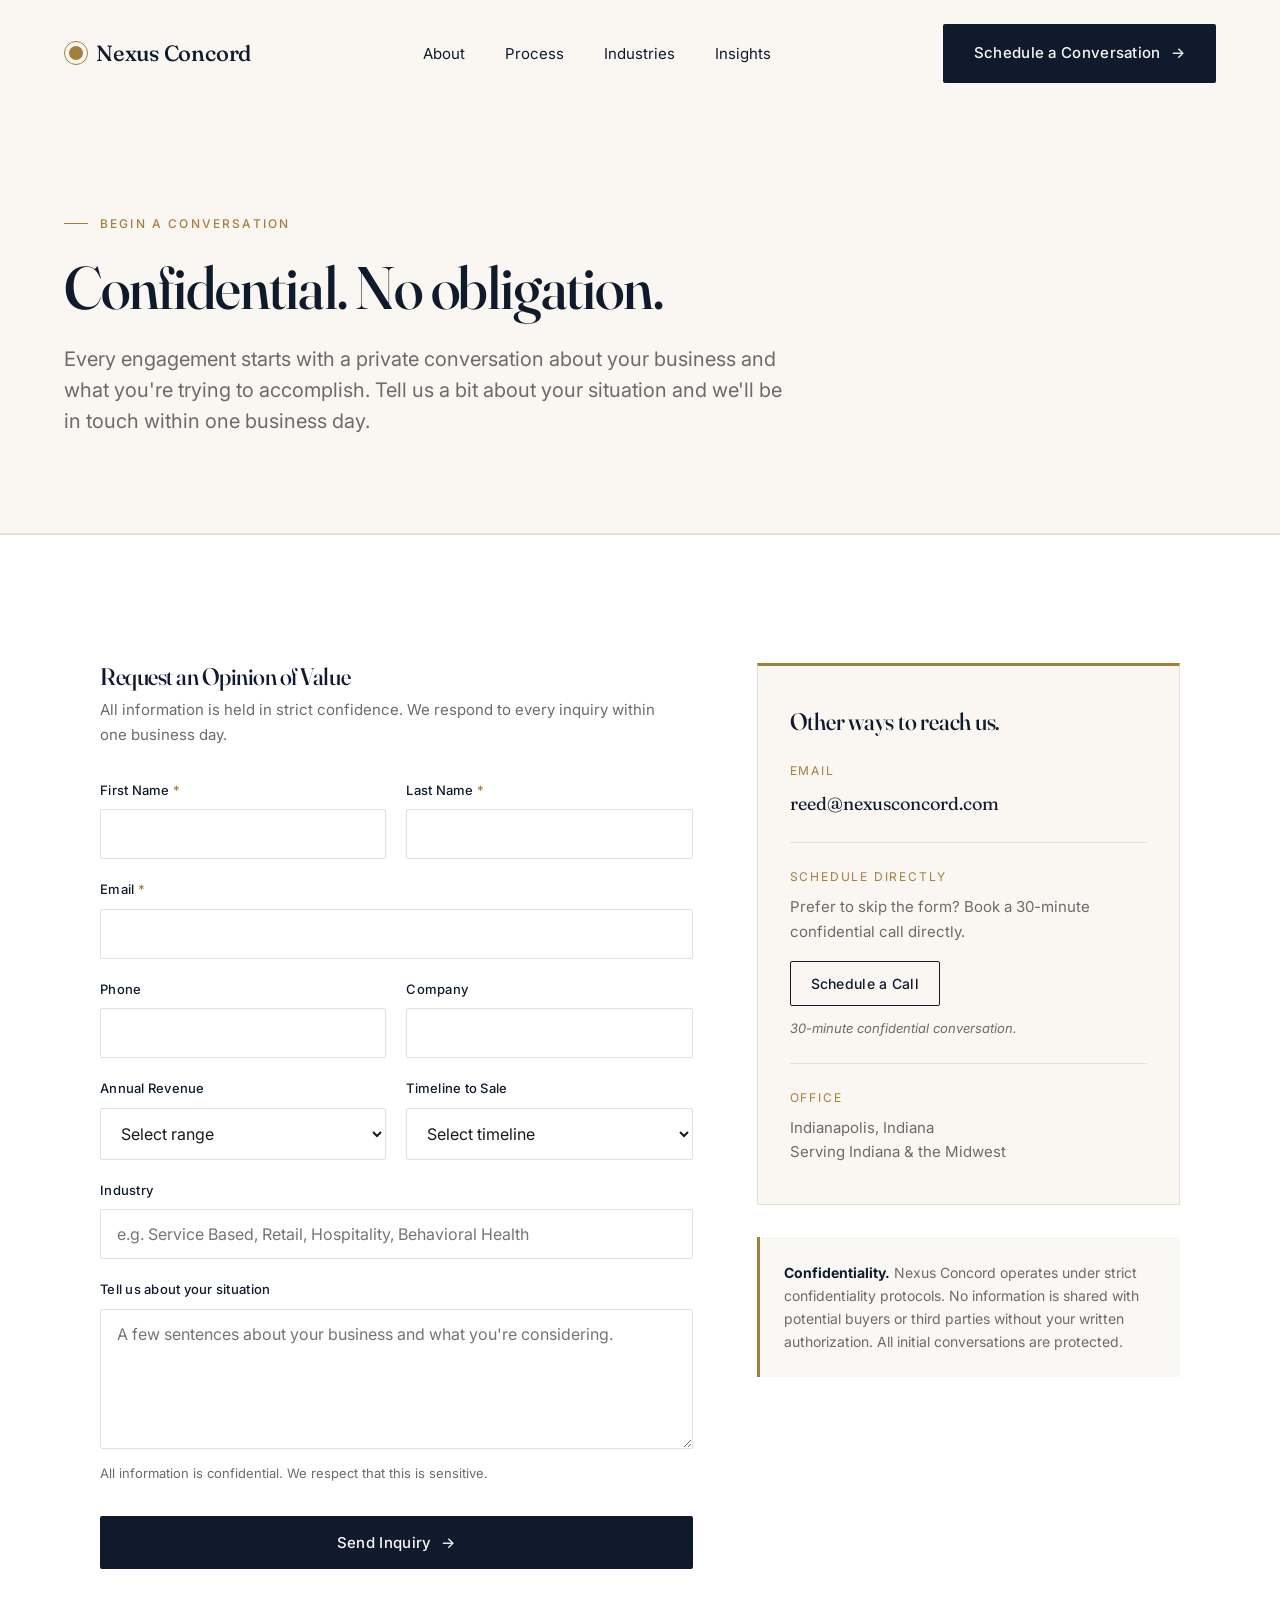
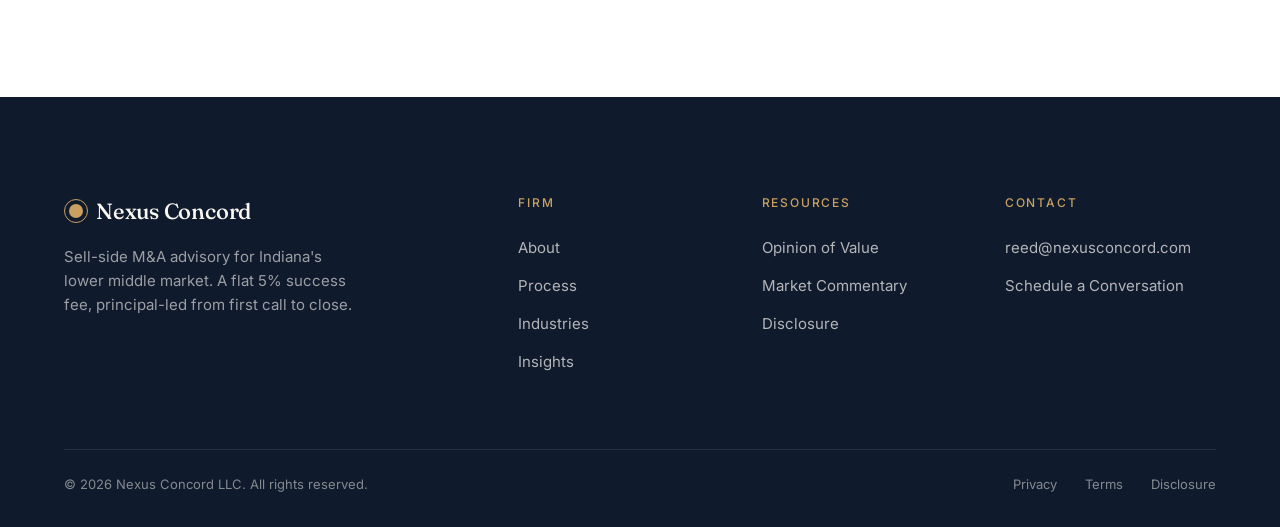
<file: contact.html>
<!DOCTYPE html>
<html lang="en">
<head>
<meta charset="UTF-8">
<meta name="viewport" content="width=device-width, initial-scale=1.0">
<title>Request a Free Opinion of Value | Contact Nexus Concord</title>
<meta name="description" content="Begin a confidential conversation with Nexus Concord. Request an Opinion of Value or schedule an intro call.">
<meta property="og:title" content="Contact — Nexus Concord">
<meta property="og:description" content="Begin a confidential conversation with Nexus Concord. Request an Opinion of Value or schedule an intro call.">
<meta property="og:type" content="website">
<link rel="preconnect" href="https://fonts.googleapis.com">
<link rel="preconnect" href="https://fonts.gstatic.com" crossorigin>
<link href="https://fonts.googleapis.com/css2?family=Fraunces:opsz,wght@9..144,400;9..144,500;9..144,600&family=Inter:wght@400;500;600&display=swap" rel="stylesheet">
<link rel="stylesheet" href="styles.css">
<style>
  @media (min-width: 968px) {
    .contact-grid { grid-template-columns: 1.4fr 1fr !important; }
  }
</style>
</head>
<body>

<nav class="nav" id="nav">
  <div class="nav-inner">
    <a href="index.html" class="logo">
      <span class="logo-mark"></span>
      <span>Nexus Concord</span>
    </a>
    <ul class="nav-links">
      <li><a href="about.html">About</a></li>
      <li><a href="process.html">Process</a></li>
      <li><a href="industries.html">Industries</a></li>
      <li><a href="insights.html">Insights</a></li>
    </ul>
    <a href="contact.html" class="btn btn-primary nav-cta">
      Schedule a Conversation
      <span class="btn-arrow">→</span>
    </a>
    <button class="menu-toggle" aria-label="Menu" id="menuToggle">
      <span></span><span></span><span></span>
    </button>
  </div>
</nav>

<div class="mobile-menu" id="mobileMenu">
  <a href="about.html">About</a>
  <a href="process.html">Process</a>
  <a href="industries.html">Industries</a>
  <a href="insights.html">Insights</a>
  <a href="contact.html" class="btn btn-primary">Schedule a Conversation</a>
</div>


<section class="page-hero">
  <div class="container">
    <span class="eyebrow">Begin a Conversation</span>
    <h1>Confidential. No obligation.</h1>
    <p class="lead">Every engagement starts with a private conversation about your business and what you're trying to accomplish. Tell us a bit about your situation and we'll be in touch within one business day.</p>
  </div>
</section>

<section style="background: var(--white); border-top: 1px solid var(--border);">
  <div class="container">
    <div style="display: grid; grid-template-columns: 1fr; gap: var(--space-lg); max-width: 1080px; margin: 0 auto;" class="contact-grid">

      <div class="reveal">
        <h2 style="font-size: 1.5rem; margin-bottom: 0.5rem;">Request an Opinion of Value</h2>
        <p style="color: var(--text-muted); margin-bottom: 2rem; font-size: 0.9375rem;">All information is held in strict confidence. We respond to every inquiry within one business day.</p>

        <div id="formSuccess" style="display: none; padding: 2.5rem; background: var(--cream); border: 1px solid var(--border); border-top: 3px solid var(--brass); text-align: center;">
          <div style="font-family: 'Fraunces', serif; font-size: 1.5rem; color: var(--navy); margin-bottom: 1rem; font-weight: 500;">Thank you.</div>
          <p style="color: var(--text-muted); line-height: 1.65; max-width: 40ch; margin: 0 auto;">Your inquiry has been received. We respond to every message within one business day &mdash; often sooner. All information is held in strict confidence.</p>
        </div>

        <div id="formError" style="display: none; padding: 1.25rem; background: #FEF2F2; border-left: 3px solid #B91C1C; margin-bottom: 1.5rem; color: #7F1D1D; font-size: 0.9375rem;">
          Something went wrong. Please try again, or email <a href="mailto:reed@nexusconcord.com" style="color: #B91C1C; text-decoration: underline;">reed@nexusconcord.com</a> directly.
        </div>

        <form action="https://formspree.io/f/mykoweeq" method="POST" id="contactForm">
          <div class="form-grid form-grid-2">
            <div>
              <label class="field-label" for="firstName">First Name <span class="required">*</span></label>
              <input class="field-input" type="text" id="firstName" name="firstName" required>
            </div>
            <div>
              <label class="field-label" for="lastName">Last Name <span class="required">*</span></label>
              <input class="field-input" type="text" id="lastName" name="lastName" required>
            </div>
          </div>

          <div class="form-grid" style="margin-top: 1.25rem;">
            <div>
              <label class="field-label" for="email">Email <span class="required">*</span></label>
              <input class="field-input" type="email" id="email" name="email" required>
            </div>
          </div>

          <div class="form-grid form-grid-2" style="margin-top: 1.25rem;">
            <div>
              <label class="field-label" for="phone">Phone</label>
              <input class="field-input" type="tel" id="phone" name="phone">
            </div>
            <div>
              <label class="field-label" for="company">Company</label>
              <input class="field-input" type="text" id="company" name="company">
            </div>
          </div>

          <div class="form-grid form-grid-2" style="margin-top: 1.25rem;">
            <div>
              <label class="field-label" for="revenue">Annual Revenue</label>
              <select class="field-select" id="revenue" name="revenue">
                <option value="">Select range</option>
                <option value="under-1m">Under $1M</option>
                <option value="1m-3m">$1M – $3M</option>
                <option value="3m-5m">$3M – $5M</option>
                <option value="5m-10m">$5M – $10M</option>
                <option value="10m-25m">$10M – $25M</option>
                <option value="over-25m">Over $25M</option>
              </select>
            </div>
            <div>
              <label class="field-label" for="timeline">Timeline to Sale</label>
              <select class="field-select" id="timeline" name="timeline">
                <option value="">Select timeline</option>
                <option value="0-6">0 – 6 months</option>
                <option value="6-12">6 – 12 months</option>
                <option value="1-2y">1 – 2 years</option>
                <option value="exploring">Just exploring</option>
              </select>
            </div>
          </div>

          <div class="form-grid" style="margin-top: 1.25rem;">
            <div>
              <label class="field-label" for="industry">Industry</label>
              <input class="field-input" type="text" id="industry" name="industry" placeholder="e.g. Service Based, Retail, Hospitality, Behavioral Health">
            </div>
          </div>

          <div class="form-grid" style="margin-top: 1.25rem;">
            <div>
              <label class="field-label" for="message">Tell us about your situation</label>
              <textarea class="field-textarea" id="message" name="message" placeholder="A few sentences about your business and what you're considering."></textarea>
              <div class="field-help">All information is confidential. We respect that this is sensitive.</div>
            </div>
          </div>

          <button type="submit" class="btn btn-primary" style="margin-top: 2rem; width: 100%; justify-content: center;">
            Send Inquiry
            <span class="btn-arrow">→</span>
          </button>
        </form>
      </div>

      <div class="reveal">
        <div style="background: var(--cream); padding: 2.5rem 2rem; border: 1px solid var(--border); border-top: 3px solid var(--brass);">
          <h3 style="margin-bottom: 1.5rem;">Other ways to reach us.</h3>

          <div style="margin-bottom: 1.5rem; padding-bottom: 1.5rem; border-bottom: 1px solid var(--border);">
            <div style="font-size: 0.75rem; text-transform: uppercase; letter-spacing: 0.15em; color: var(--brass); margin-bottom: 0.5rem;">Email</div>
            <a href="mailto:reed@nexusconcord.com" style="font-family: 'Fraunces', serif; font-size: 1.125rem; color: var(--navy);">reed@nexusconcord.com</a>
          </div>

          <div style="margin-bottom: 1.5rem; padding-bottom: 1.5rem; border-bottom: 1px solid var(--border);">
            <div style="font-size: 0.75rem; text-transform: uppercase; letter-spacing: 0.15em; color: var(--brass); margin-bottom: 0.5rem;">Schedule Directly</div>
            <p style="font-size: 0.9375rem; color: var(--text-muted); margin-bottom: 1rem;">Prefer to skip the form? Book a 30-minute confidential call directly.</p>
            <a href="https://calendly.com/reed-nexusconcord/30min" target="_blank" rel="noopener" class="btn btn-secondary" style="padding: 0.625rem 1.25rem; font-size: 0.875rem;">Schedule a Call</a>
            <div style="font-size: 0.8125rem; color: var(--text-muted); margin-top: 0.75rem; font-style: italic;">30-minute confidential conversation.</div>
          </div>

          <div>
            <div style="font-size: 0.75rem; text-transform: uppercase; letter-spacing: 0.15em; color: var(--brass); margin-bottom: 0.5rem;">Office</div>
            <p style="font-size: 0.9375rem; color: var(--text-muted); line-height: 1.6;">Indianapolis, Indiana<br>Serving Indiana &amp; the Midwest</p>
          </div>
        </div>

        <div style="margin-top: 2rem; padding: 1.5rem; background: rgba(164, 126, 59, 0.05); border-left: 3px solid var(--brass);">
          <p style="font-size: 0.875rem; color: var(--text-muted); line-height: 1.65; margin: 0;"><strong style="color: var(--navy);">Confidentiality.</strong> Nexus Concord operates under strict confidentiality protocols. No information is shared with potential buyers or third parties without your written authorization. All initial conversations are protected.</p>
        </div>
      </div>

    </div>
  </div>
</section>


<footer>
  <div class="container">
    <div class="footer-grid">
      <div class="footer-brand">
        <a href="index.html" class="logo"><span class="logo-mark"></span><span>Nexus Concord</span></a>
        <p>Sell-side M&amp;A advisory for Indiana's lower middle market. A flat 5% success fee, principal-led from first call to close.</p>
      </div>
      <div class="footer-col">
        <h4>Firm</h4>
        <ul>
          <li><a href="about.html">About</a></li>
          <li><a href="process.html">Process</a></li>
          <li><a href="industries.html">Industries</a></li>
          <li><a href="insights.html">Insights</a></li>
        </ul>
      </div>
      <div class="footer-col">
        <h4>Resources</h4>
        <ul>
          <li><a href="contact.html">Opinion of Value</a></li>
          <li><a href="insights.html">Market Commentary</a></li>
          <li><a href="disclosure.html">Disclosure</a></li>
        </ul>
      </div>
      <div class="footer-col">
        <h4>Contact</h4>
        <ul>
          <li><a href="mailto:reed@nexusconcord.com">reed@nexusconcord.com</a></li>
          <li><a href="contact.html">Schedule a Conversation</a></li>
        </ul>
      </div>
    </div>
    <div class="footer-bottom">
      <div>© 2026 Nexus Concord LLC. All rights reserved.</div>
      <div class="footer-legal">
        <a href="privacy.html">Privacy</a>
        <a href="terms.html">Terms</a>
        <a href="disclosure.html">Disclosure</a>
      </div>
    </div>
  </div>
</footer>

<script>
  const nav = document.getElementById('nav');
  window.addEventListener('scroll', () => {
    if (window.scrollY > 20) nav.classList.add('scrolled');
    else nav.classList.remove('scrolled');
  });

  const io = new IntersectionObserver((entries) => {
    entries.forEach((entry) => {
      if (entry.isIntersecting) { entry.target.classList.add('visible'); io.unobserve(entry.target); }
    });
  }, { threshold: 0.12, rootMargin: '0px 0px -60px 0px' });
  document.querySelectorAll('.reveal').forEach(el => io.observe(el));

  const menuToggle = document.getElementById('menuToggle');
  const mobileMenu = document.getElementById('mobileMenu');
  menuToggle?.addEventListener('click', () => mobileMenu.classList.toggle('open'));
  mobileMenu?.querySelectorAll('a').forEach(a => a.addEventListener('click', () => mobileMenu.classList.remove('open')));

  // Formspree AJAX submission — keeps user on page after submitting
  const form = document.getElementById('contactForm');
  const successMsg = document.getElementById('formSuccess');
  const errorMsg = document.getElementById('formError');

  if (form) {
    form.addEventListener('submit', async (e) => {
      e.preventDefault();
      errorMsg.style.display = 'none';

      const submitBtn = form.querySelector('button[type="submit"]');
      const originalBtnHTML = submitBtn.innerHTML;
      submitBtn.disabled = true;
      submitBtn.innerHTML = 'Sending&hellip;';
      submitBtn.style.opacity = '0.6';

      try {
        const response = await fetch(form.action, {
          method: 'POST',
          body: new FormData(form),
          headers: { 'Accept': 'application/json' }
        });

        if (response.ok) {
          form.style.display = 'none';
          successMsg.style.display = 'block';
          successMsg.scrollIntoView({ behavior: 'smooth', block: 'center' });
          form.reset();
        } else {
          throw new Error('Submission failed');
        }
      } catch (err) {
        errorMsg.style.display = 'block';
        submitBtn.disabled = false;
        submitBtn.innerHTML = originalBtnHTML;
        submitBtn.style.opacity = '1';
        errorMsg.scrollIntoView({ behavior: 'smooth', block: 'center' });
      }
    });
  }
</script>

</body>
</html>
</file>
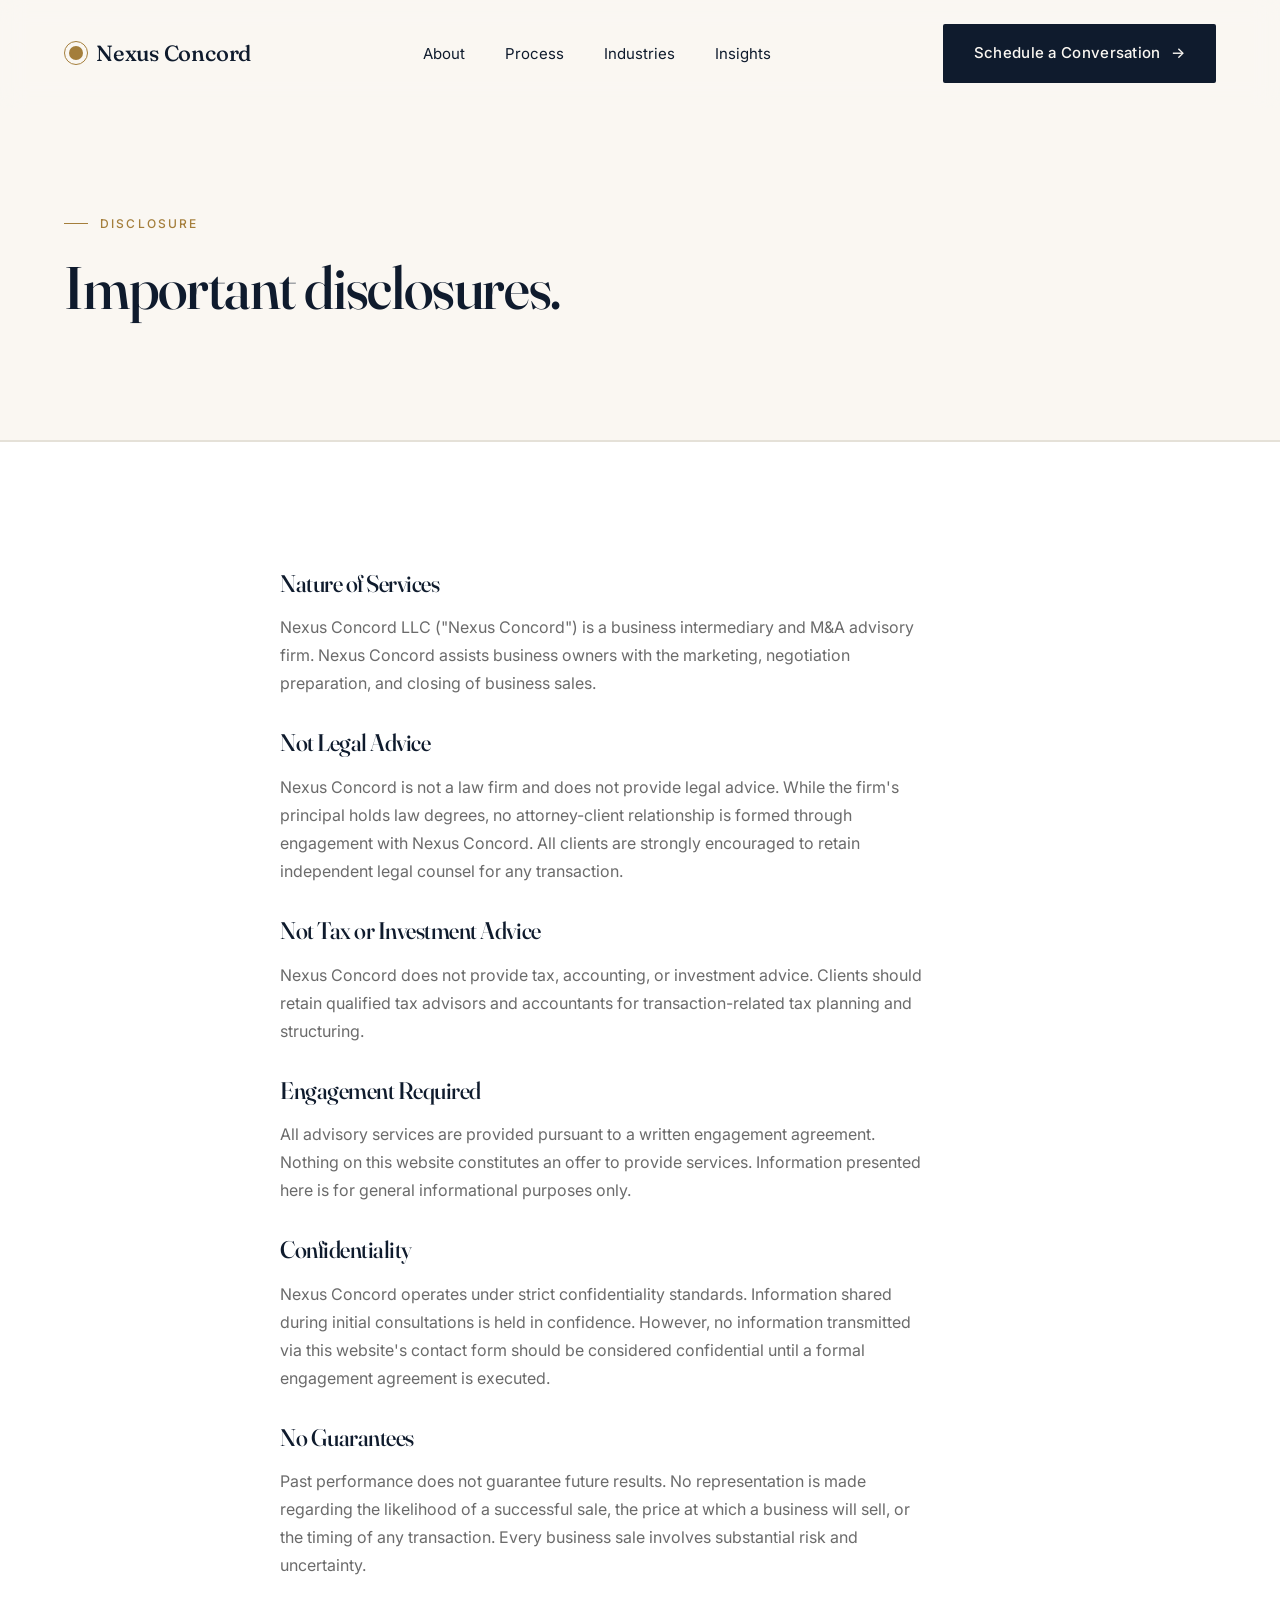
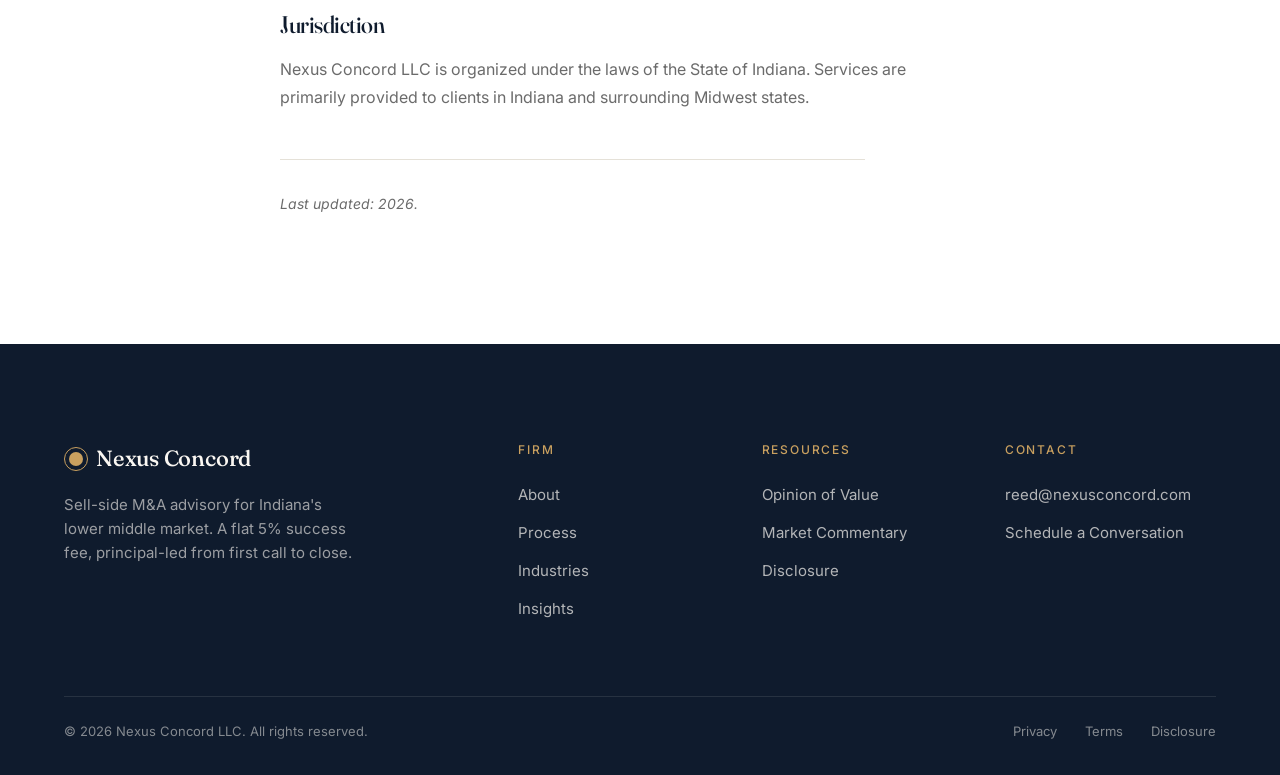
<file: disclosure.html>
<!DOCTYPE html>
<html lang="en">
<head>
<meta charset="UTF-8">
<meta name="viewport" content="width=device-width, initial-scale=1.0">
<title>Disclosure — Nexus Concord</title>
<meta name="description" content="Important disclosures regarding the nature of services provided by Nexus Concord LLC.">
<meta property="og:title" content="Disclosure — Nexus Concord">
<meta property="og:description" content="Important disclosures regarding the nature of services provided by Nexus Concord LLC.">
<meta property="og:type" content="website">
<link rel="preconnect" href="https://fonts.googleapis.com">
<link rel="preconnect" href="https://fonts.gstatic.com" crossorigin>
<link href="https://fonts.googleapis.com/css2?family=Fraunces:opsz,wght@9..144,400;9..144,500;9..144,600&family=Inter:wght@400;500;600&display=swap" rel="stylesheet">
<link rel="stylesheet" href="styles.css">

</head>
<body>

<nav class="nav" id="nav">
  <div class="nav-inner">
    <a href="index.html" class="logo">
      <span class="logo-mark"></span>
      <span>Nexus Concord</span>
    </a>
    <ul class="nav-links">
      <li><a href="about.html">About</a></li>
      <li><a href="process.html">Process</a></li>
      <li><a href="industries.html">Industries</a></li>
      <li><a href="insights.html">Insights</a></li>
    </ul>
    <a href="contact.html" class="btn btn-primary nav-cta">
      Schedule a Conversation
      <span class="btn-arrow">→</span>
    </a>
    <button class="menu-toggle" aria-label="Menu" id="menuToggle">
      <span></span><span></span><span></span>
    </button>
  </div>
</nav>

<div class="mobile-menu" id="mobileMenu">
  <a href="about.html">About</a>
  <a href="process.html">Process</a>
  <a href="industries.html">Industries</a>
  <a href="insights.html">Insights</a>
  <a href="contact.html" class="btn btn-primary">Schedule a Conversation</a>
</div>


<section class="page-hero">
  <div class="container">
    <span class="eyebrow">Disclosure</span>
    <h1>Important disclosures.</h1>
  </div>
</section>

<section style="background: var(--white); border-top: 1px solid var(--border);">
  <div class="container">
    <div style="max-width: 720px; margin: 0 auto; font-size: 1rem; line-height: 1.75; color: var(--text);">

      <h2 style="font-size: 1.5rem; margin: 0 0 1rem;">Nature of Services</h2>
      <p style="margin-bottom: 1.5rem; color: var(--text-muted);">Nexus Concord LLC ("Nexus Concord") is a business intermediary and M&amp;A advisory firm. Nexus Concord assists business owners with the marketing, negotiation preparation, and closing of business sales.</p>

      <h2 style="font-size: 1.5rem; margin: 2rem 0 1rem;">Not Legal Advice</h2>
      <p style="margin-bottom: 1.5rem; color: var(--text-muted);">Nexus Concord is not a law firm and does not provide legal advice. While the firm's principal holds law degrees, no attorney-client relationship is formed through engagement with Nexus Concord. All clients are strongly encouraged to retain independent legal counsel for any transaction.</p>

      <h2 style="font-size: 1.5rem; margin: 2rem 0 1rem;">Not Tax or Investment Advice</h2>
      <p style="margin-bottom: 1.5rem; color: var(--text-muted);">Nexus Concord does not provide tax, accounting, or investment advice. Clients should retain qualified tax advisors and accountants for transaction-related tax planning and structuring.</p>

      <h2 style="font-size: 1.5rem; margin: 2rem 0 1rem;">Engagement Required</h2>
      <p style="margin-bottom: 1.5rem; color: var(--text-muted);">All advisory services are provided pursuant to a written engagement agreement. Nothing on this website constitutes an offer to provide services. Information presented here is for general informational purposes only.</p>

      <h2 style="font-size: 1.5rem; margin: 2rem 0 1rem;">Confidentiality</h2>
      <p style="margin-bottom: 1.5rem; color: var(--text-muted);">Nexus Concord operates under strict confidentiality standards. Information shared during initial consultations is held in confidence. However, no information transmitted via this website's contact form should be considered confidential until a formal engagement agreement is executed.</p>

      <h2 style="font-size: 1.5rem; margin: 2rem 0 1rem;">No Guarantees</h2>
      <p style="margin-bottom: 1.5rem; color: var(--text-muted);">Past performance does not guarantee future results. No representation is made regarding the likelihood of a successful sale, the price at which a business will sell, or the timing of any transaction. Every business sale involves substantial risk and uncertainty.</p>

      <h2 style="font-size: 1.5rem; margin: 2rem 0 1rem;">Jurisdiction</h2>
      <p style="margin-bottom: 1.5rem; color: var(--text-muted);">Nexus Concord LLC is organized under the laws of the State of Indiana. Services are primarily provided to clients in Indiana and surrounding Midwest states.</p>

      <p style="margin-top: 3rem; padding-top: 2rem; border-top: 1px solid var(--border); font-size: 0.875rem; color: var(--text-muted); font-style: italic;">Last updated: 2026.</p>

    </div>
  </div>
</section>


<footer>
  <div class="container">
    <div class="footer-grid">
      <div class="footer-brand">
        <a href="index.html" class="logo"><span class="logo-mark"></span><span>Nexus Concord</span></a>
        <p>Sell-side M&amp;A advisory for Indiana's lower middle market. A flat 5% success fee, principal-led from first call to close.</p>
      </div>
      <div class="footer-col">
        <h4>Firm</h4>
        <ul>
          <li><a href="about.html">About</a></li>
          <li><a href="process.html">Process</a></li>
          <li><a href="industries.html">Industries</a></li>
          <li><a href="insights.html">Insights</a></li>
        </ul>
      </div>
      <div class="footer-col">
        <h4>Resources</h4>
        <ul>
          <li><a href="contact.html">Opinion of Value</a></li>
          <li><a href="insights.html">Market Commentary</a></li>
          <li><a href="disclosure.html">Disclosure</a></li>
        </ul>
      </div>
      <div class="footer-col">
        <h4>Contact</h4>
        <ul>
          <li><a href="mailto:reed@nexusconcord.com">reed@nexusconcord.com</a></li>
          <li><a href="contact.html">Schedule a Conversation</a></li>
        </ul>
      </div>
    </div>
    <div class="footer-bottom">
      <div>© 2026 Nexus Concord LLC. All rights reserved.</div>
      <div class="footer-legal">
        <a href="privacy.html">Privacy</a>
        <a href="terms.html">Terms</a>
        <a href="disclosure.html">Disclosure</a>
      </div>
    </div>
  </div>
</footer>

<script>
  const nav = document.getElementById('nav');
  window.addEventListener('scroll', () => {
    if (window.scrollY > 20) nav.classList.add('scrolled');
    else nav.classList.remove('scrolled');
  });

  const io = new IntersectionObserver((entries) => {
    entries.forEach((entry) => {
      if (entry.isIntersecting) { entry.target.classList.add('visible'); io.unobserve(entry.target); }
    });
  }, { threshold: 0.12, rootMargin: '0px 0px -60px 0px' });
  document.querySelectorAll('.reveal').forEach(el => io.observe(el));

  const menuToggle = document.getElementById('menuToggle');
  const mobileMenu = document.getElementById('mobileMenu');
  menuToggle?.addEventListener('click', () => mobileMenu.classList.toggle('open'));
  mobileMenu?.querySelectorAll('a').forEach(a => a.addEventListener('click', () => mobileMenu.classList.remove('open')));
</script>

</body>
</html>
</file>
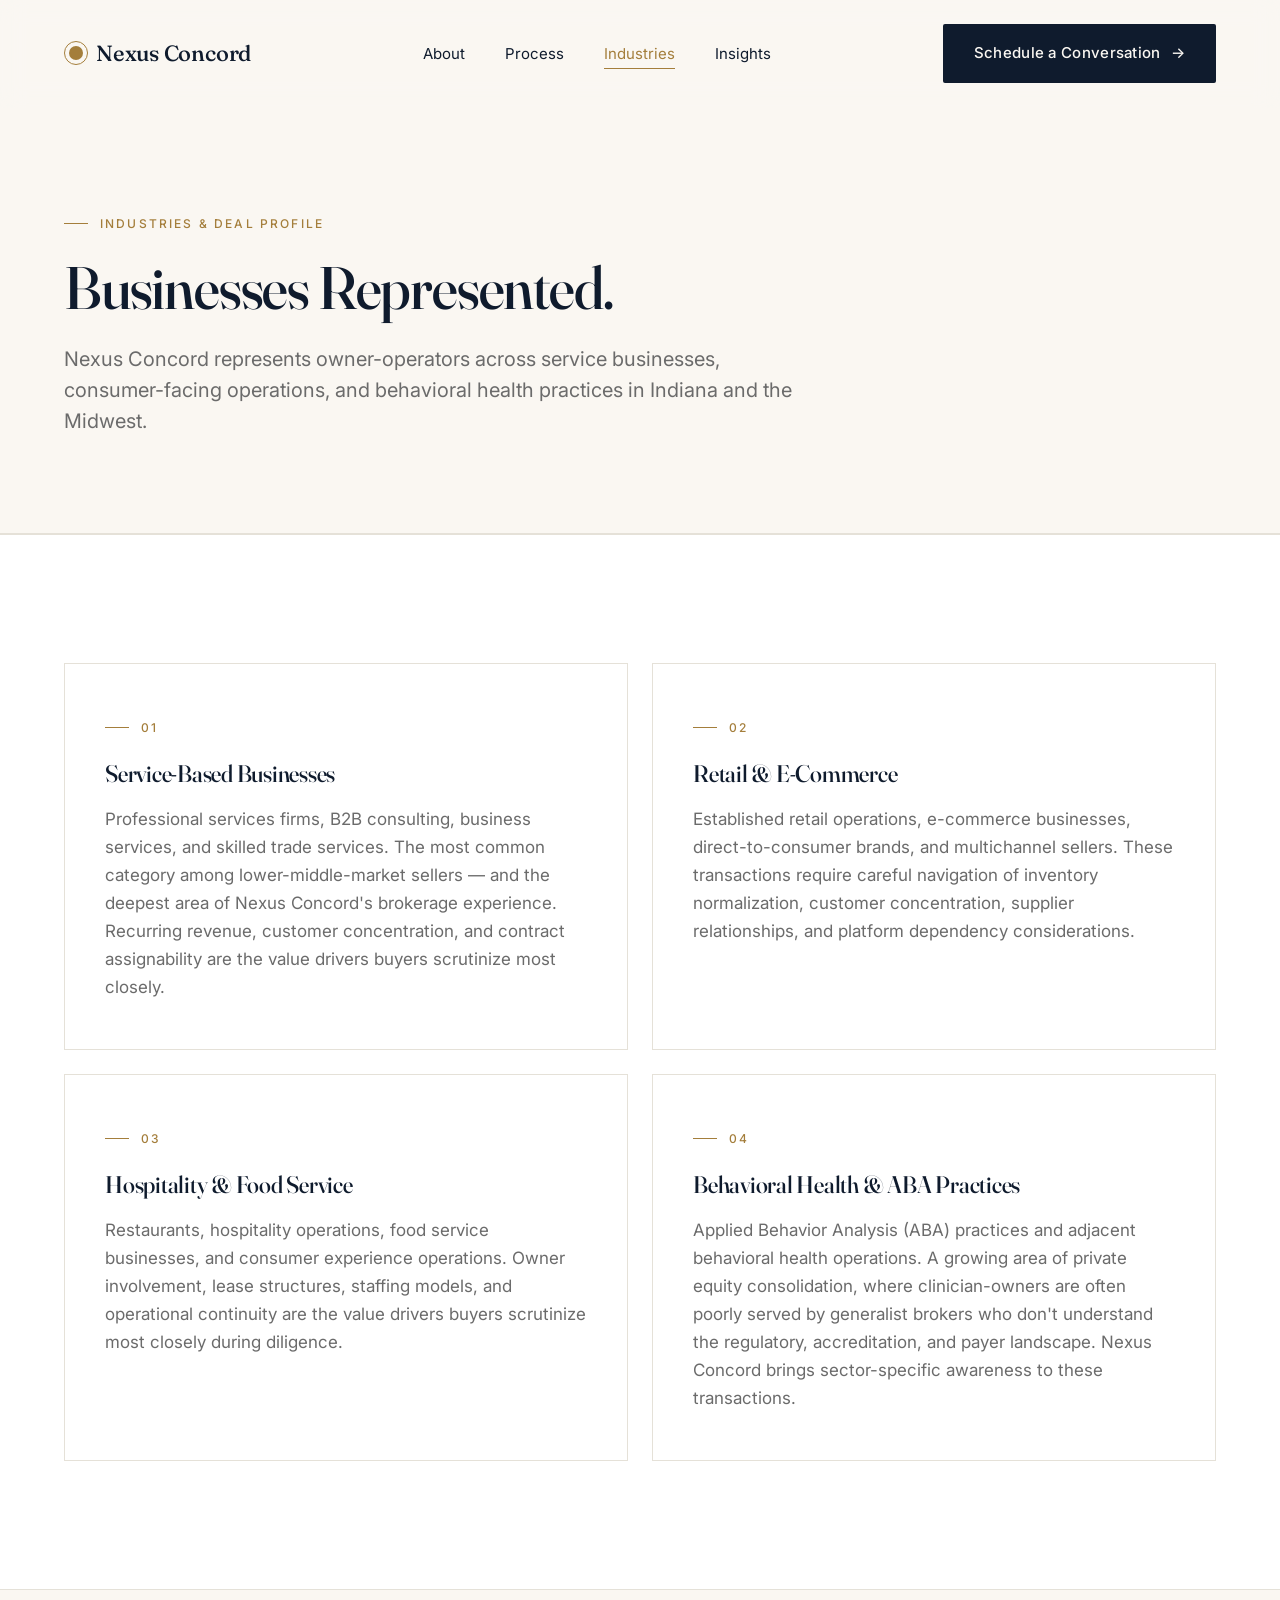
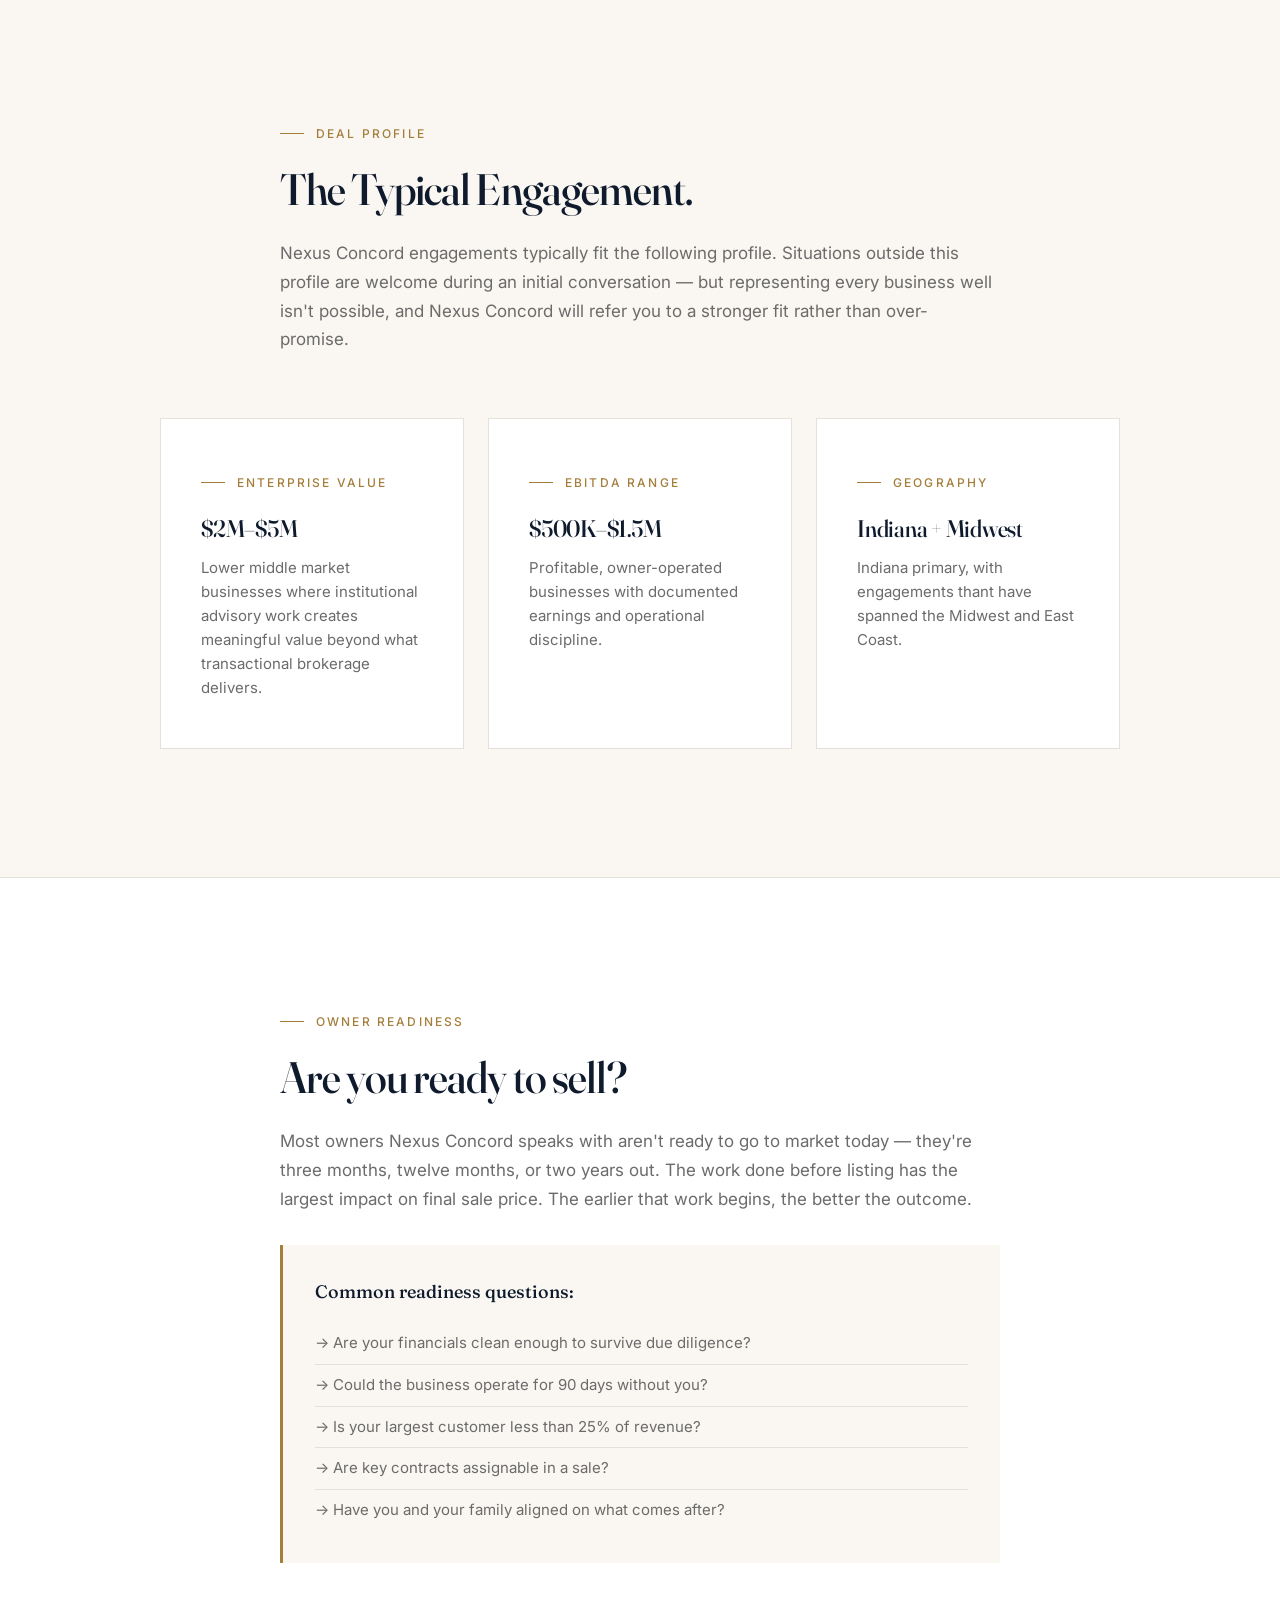
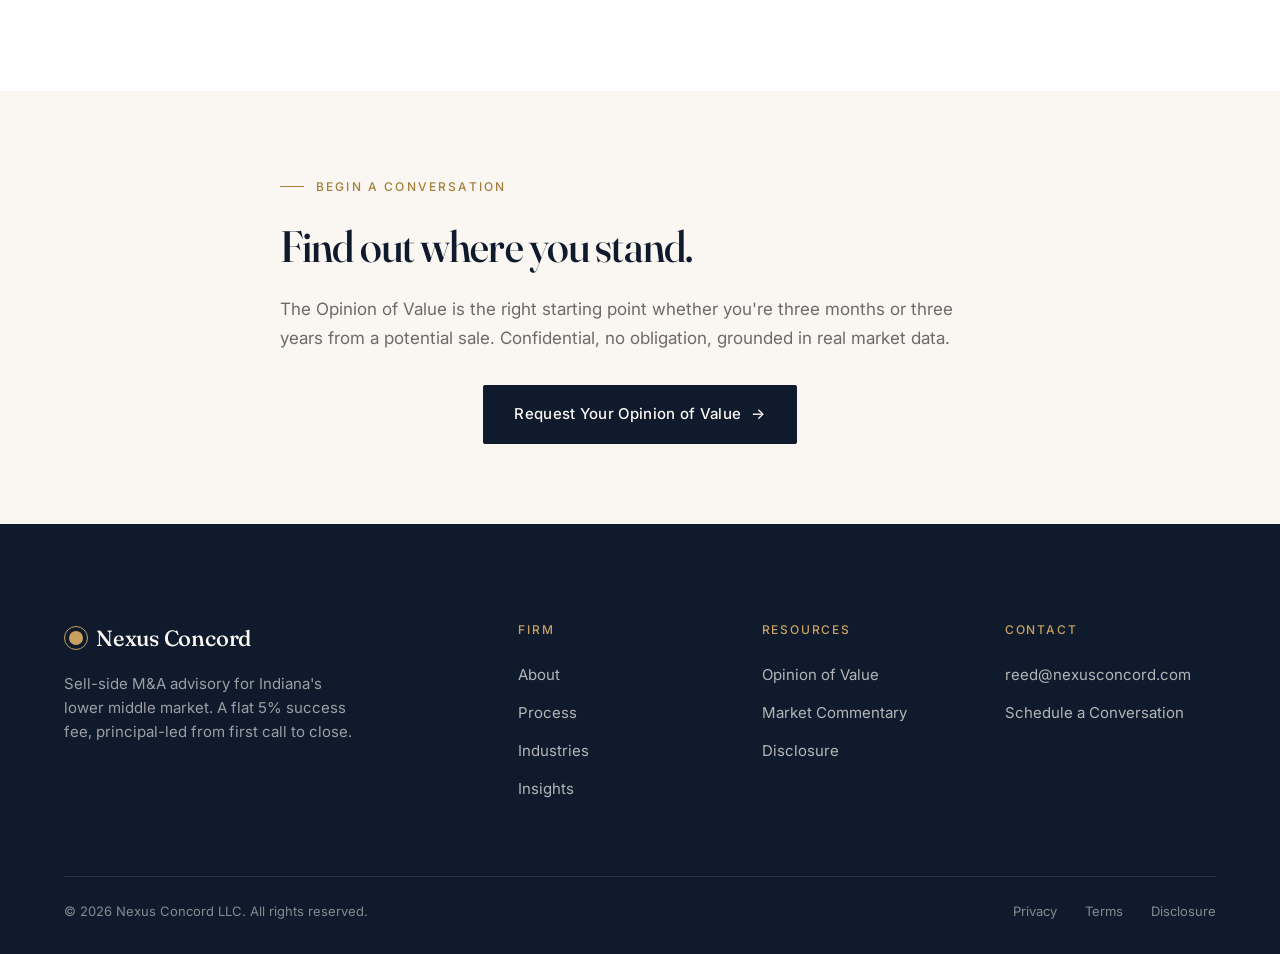
<file: industries.html>
<!DOCTYPE html>
<html lang="en">
<head>
<meta charset="UTF-8">
<meta name="viewport" content="width=device-width, initial-scale=1.0">
<title>Industries Served | Service, Retail, Hospitality, ABA Practices | Nexus Concord</title>
<meta name="description" content="Sell-side M&A advisory across service businesses, consumer-facing operations, and behavioral health practices in Indiana and the Midwest. Lower middle market, $2M-$5M enterprise value.">
<meta property="og:title" content="Industries — Nexus Concord">
<meta property="og:description" content="Sell-side M&A advisory across service businesses, consumer-facing operations, and behavioral health practices in Indiana and the Midwest. Lower middle market, $2M-$5M enterprise value.">
<meta property="og:type" content="website">
<link rel="preconnect" href="https://fonts.googleapis.com">
<link rel="preconnect" href="https://fonts.gstatic.com" crossorigin>
<link href="https://fonts.googleapis.com/css2?family=Fraunces:opsz,wght@9..144,400;9..144,500;9..144,600&family=Inter:wght@400;500;600&display=swap" rel="stylesheet">
<link rel="stylesheet" href="styles.css">
<style>
  @media (min-width: 768px) {
    .industry-grid { grid-template-columns: repeat(2, 1fr) !important; }
    .profile-grid { grid-template-columns: repeat(3, 1fr) !important; }
  }
</style>
</head>
<body>

<nav class="nav" id="nav">
  <div class="nav-inner">
    <a href="index.html" class="logo">
      <span class="logo-mark"></span>
      <span>Nexus Concord</span>
    </a>
    <ul class="nav-links">
      <li><a href="about.html">About</a></li>
      <li><a href="process.html">Process</a></li>
      <li><a href="industries.html" class="active">Industries</a></li>
      <li><a href="insights.html">Insights</a></li>
    </ul>
    <a href="contact.html" class="btn btn-primary nav-cta">
      Schedule a Conversation
      <span class="btn-arrow">→</span>
    </a>
    <button class="menu-toggle" aria-label="Menu" id="menuToggle">
      <span></span><span></span><span></span>
    </button>
  </div>
</nav>

<div class="mobile-menu" id="mobileMenu">
  <a href="about.html">About</a>
  <a href="process.html">Process</a>
  <a href="industries.html">Industries</a>
  <a href="insights.html">Insights</a>
  <a href="contact.html" class="btn btn-primary">Schedule a Conversation</a>
</div>


<section class="page-hero">
  <div class="container">
    <span class="eyebrow">Industries &amp; Deal Profile</span>
    <h1>Businesses Represented.</h1>
    <p class="lead">Nexus Concord represents owner-operators across service businesses, consumer-facing operations, and behavioral health practices in Indiana and the Midwest.</p>
  </div>
</section>

<section style="background: var(--white); border-top: 1px solid var(--border);">
  <div class="container">
    <div style="display: grid; grid-template-columns: 1fr; gap: 1.5rem;" class="industry-grid">
      <article class="card reveal">
        <span class="eyebrow">01</span>
        <h3 style="margin-bottom: 1rem;">Service-Based Businesses</h3>
        <p style="color: var(--text-muted); line-height: 1.65;">Professional services firms, B2B consulting, business services, and skilled trade services. The most common category among lower-middle-market sellers — and the deepest area of Nexus Concord's brokerage experience. Recurring revenue, customer concentration, and contract assignability are the value drivers buyers scrutinize most closely.</p>
      </article>

      <article class="card reveal">
        <span class="eyebrow">02</span>
        <h3 style="margin-bottom: 1rem;">Retail &amp; E-Commerce</h3>
        <p style="color: var(--text-muted); line-height: 1.65;">Established retail operations, e-commerce businesses, direct-to-consumer brands, and multichannel sellers. These transactions require careful navigation of inventory normalization, customer concentration, supplier relationships, and platform dependency considerations.</p>
      </article>

      <article class="card reveal">
        <span class="eyebrow">03</span>
        <h3 style="margin-bottom: 1rem;">Hospitality &amp; Food Service</h3>
        <p style="color: var(--text-muted); line-height: 1.65;">Restaurants, hospitality operations, food service businesses, and consumer experience operations. Owner involvement, lease structures, staffing models, and operational continuity are the value drivers buyers scrutinize most closely during diligence.</p>
      </article>

      <article class="card reveal">
        <span class="eyebrow">04</span>
        <h3 style="margin-bottom: 1rem;">Behavioral Health &amp; ABA Practices</h3>
        <p style="color: var(--text-muted); line-height: 1.65;">Applied Behavior Analysis (ABA) practices and adjacent behavioral health operations. A growing area of private equity consolidation, where clinician-owners are often poorly served by generalist brokers who don't understand the regulatory, accreditation, and payer landscape. Nexus Concord brings sector-specific awareness to these transactions.</p>
      </article>
    </div>
  </div>
</section>

<section style="background: var(--cream); border-top: 1px solid var(--border);">
  <div class="container">
    <div style="max-width: 720px; margin: 0 auto var(--space-lg);" class="reveal">
      <span class="eyebrow">Deal Profile</span>
      <h2 style="margin-bottom: 1.5rem;">The Typical Engagement.</h2>
      <p style="font-size: 1.0625rem; line-height: 1.7; color: var(--text-muted);">Nexus Concord engagements typically fit the following profile. Situations outside this profile are welcome during an initial conversation — but representing every business well isn't possible, and Nexus Concord will refer you to a stronger fit rather than over-promise.</p>
    </div>

    <div style="display: grid; grid-template-columns: 1fr; gap: 1.5rem; max-width: 960px; margin: 0 auto;" class="profile-grid">
      <div class="card reveal">
        <span class="eyebrow">Enterprise Value</span>
        <h3 style="margin-bottom: 0.75rem;">$2M&ndash;$5M</h3>
        <p style="font-size: 0.9375rem; color: var(--text-muted); line-height: 1.6;">Lower middle market businesses where institutional advisory work creates meaningful value beyond what transactional brokerage delivers.</p>
      </div>

      <div class="card reveal">
        <span class="eyebrow">EBITDA Range</span>
        <h3 style="margin-bottom: 0.75rem;">$500K&ndash;$1.5M</h3>
        <p style="font-size: 0.9375rem; color: var(--text-muted); line-height: 1.6;">Profitable, owner-operated businesses with documented earnings and operational discipline.</p>
      </div>

      <div class="card reveal">
        <span class="eyebrow">Geography</span>
        <h3 style="margin-bottom: 0.75rem;">Indiana + Midwest</h3>
        <p style="font-size: 0.9375rem; color: var(--text-muted); line-height: 1.6;">Indiana primary, with engagements thant have spanned the Midwest and East Coast.</p>
      </div>
    </div>
  </div>
</section>

<section style="background: var(--white); border-top: 1px solid var(--border);">
  <div class="container">
    <div style="max-width: 720px; margin: 0 auto;" class="reveal">
      <span class="eyebrow">Owner Readiness</span>
      <h2 style="margin-bottom: 1.5rem;">Are you ready to sell?</h2>
      <p style="font-size: 1.0625rem; line-height: 1.7; color: var(--text-muted); margin-bottom: 2rem;">Most owners Nexus Concord speaks with aren't ready to go to market today — they're three months, twelve months, or two years out. The work done before listing has the largest impact on final sale price. The earlier that work begins, the better the outcome.</p>

      <div style="background: var(--cream); border-left: 3px solid var(--brass); padding: 2rem;">
        <p style="font-family: 'Fraunces', serif; font-size: 1.125rem; color: var(--navy); margin-bottom: 1rem; font-weight: 500;">Common readiness questions:</p>
        <ul style="list-style: none; padding: 0;">
          <li style="padding: 0.5rem 0; color: var(--text-muted); border-bottom: 1px solid var(--border); font-size: 0.9375rem;">→ Are your financials clean enough to survive due diligence?</li>
          <li style="padding: 0.5rem 0; color: var(--text-muted); border-bottom: 1px solid var(--border); font-size: 0.9375rem;">→ Could the business operate for 90 days without you?</li>
          <li style="padding: 0.5rem 0; color: var(--text-muted); border-bottom: 1px solid var(--border); font-size: 0.9375rem;">→ Is your largest customer less than 25% of revenue?</li>
          <li style="padding: 0.5rem 0; color: var(--text-muted); border-bottom: 1px solid var(--border); font-size: 0.9375rem;">→ Are key contracts assignable in a sale?</li>
          <li style="padding: 0.5rem 0; color: var(--text-muted); font-size: 0.9375rem;">→ Have you and your family aligned on what comes after?</li>
        </ul>
      </div>
    </div>
  </div>
</section>

<section style="background: var(--cream); padding: 5rem 2rem;">
  <div style="max-width: 720px; margin: 0 auto;" class="reveal">
    <span class="eyebrow" style="color: var(--brass); display: inline-block; margin-bottom: 1.5rem;">Begin a Conversation</span>
    <h2 style="color: var(--navy); margin-bottom: 1.5rem; font-size: clamp(2rem, 4vw, 2.75rem); line-height: 1.15;">Find out where you stand.</h2>
    <p style="color: var(--text-muted); font-size: 1.0625rem; line-height: 1.7; margin-bottom: 2rem;">The Opinion of Value is the right starting point whether you're three months or three years from a potential sale. Confidential, no obligation, grounded in real market data.</p>
    <div style="text-align: center;">
      <a href="contact.html" class="btn btn-primary">Request Your Opinion of Value <span class="btn-arrow">&rarr;</span></a>
    </div>
  </div>
</section>

<footer>
  <div class="container">
    <div class="footer-grid">
      <div class="footer-brand">
        <a href="index.html" class="logo"><span class="logo-mark"></span><span>Nexus Concord</span></a>
        <p>Sell-side M&amp;A advisory for Indiana's lower middle market. A flat 5% success fee, principal-led from first call to close.</p>
      </div>
      <div class="footer-col">
        <h4>Firm</h4>
        <ul>
          <li><a href="about.html">About</a></li>
          <li><a href="process.html">Process</a></li>
          <li><a href="industries.html">Industries</a></li>
          <li><a href="insights.html">Insights</a></li>
        </ul>
      </div>
      <div class="footer-col">
        <h4>Resources</h4>
        <ul>
          <li><a href="contact.html">Opinion of Value</a></li>
          <li><a href="insights.html">Market Commentary</a></li>
          <li><a href="disclosure.html">Disclosure</a></li>
        </ul>
      </div>
      <div class="footer-col">
        <h4>Contact</h4>
        <ul>
          <li><a href="mailto:reed@nexusconcord.com">reed@nexusconcord.com</a></li>
          <li><a href="contact.html">Schedule a Conversation</a></li>
        </ul>
      </div>
    </div>
    <div class="footer-bottom">
      <div>© 2026 Nexus Concord LLC. All rights reserved.</div>
      <div class="footer-legal">
        <a href="privacy.html">Privacy</a>
        <a href="terms.html">Terms</a>
        <a href="disclosure.html">Disclosure</a>
      </div>
    </div>
  </div>
</footer>

<script>
  const nav = document.getElementById('nav');
  window.addEventListener('scroll', () => {
    if (window.scrollY > 20) nav.classList.add('scrolled');
    else nav.classList.remove('scrolled');
  });

  const io = new IntersectionObserver((entries) => {
    entries.forEach((entry) => {
      if (entry.isIntersecting) { entry.target.classList.add('visible'); io.unobserve(entry.target); }
    });
  }, { threshold: 0.12, rootMargin: '0px 0px -60px 0px' });
  document.querySelectorAll('.reveal').forEach(el => io.observe(el));

  const menuToggle = document.getElementById('menuToggle');
  const mobileMenu = document.getElementById('mobileMenu');
  menuToggle?.addEventListener('click', () => mobileMenu.classList.toggle('open'));
  mobileMenu?.querySelectorAll('a').forEach(a => a.addEventListener('click', () => mobileMenu.classList.remove('open')));
</script>

</body>
</html>
</file>
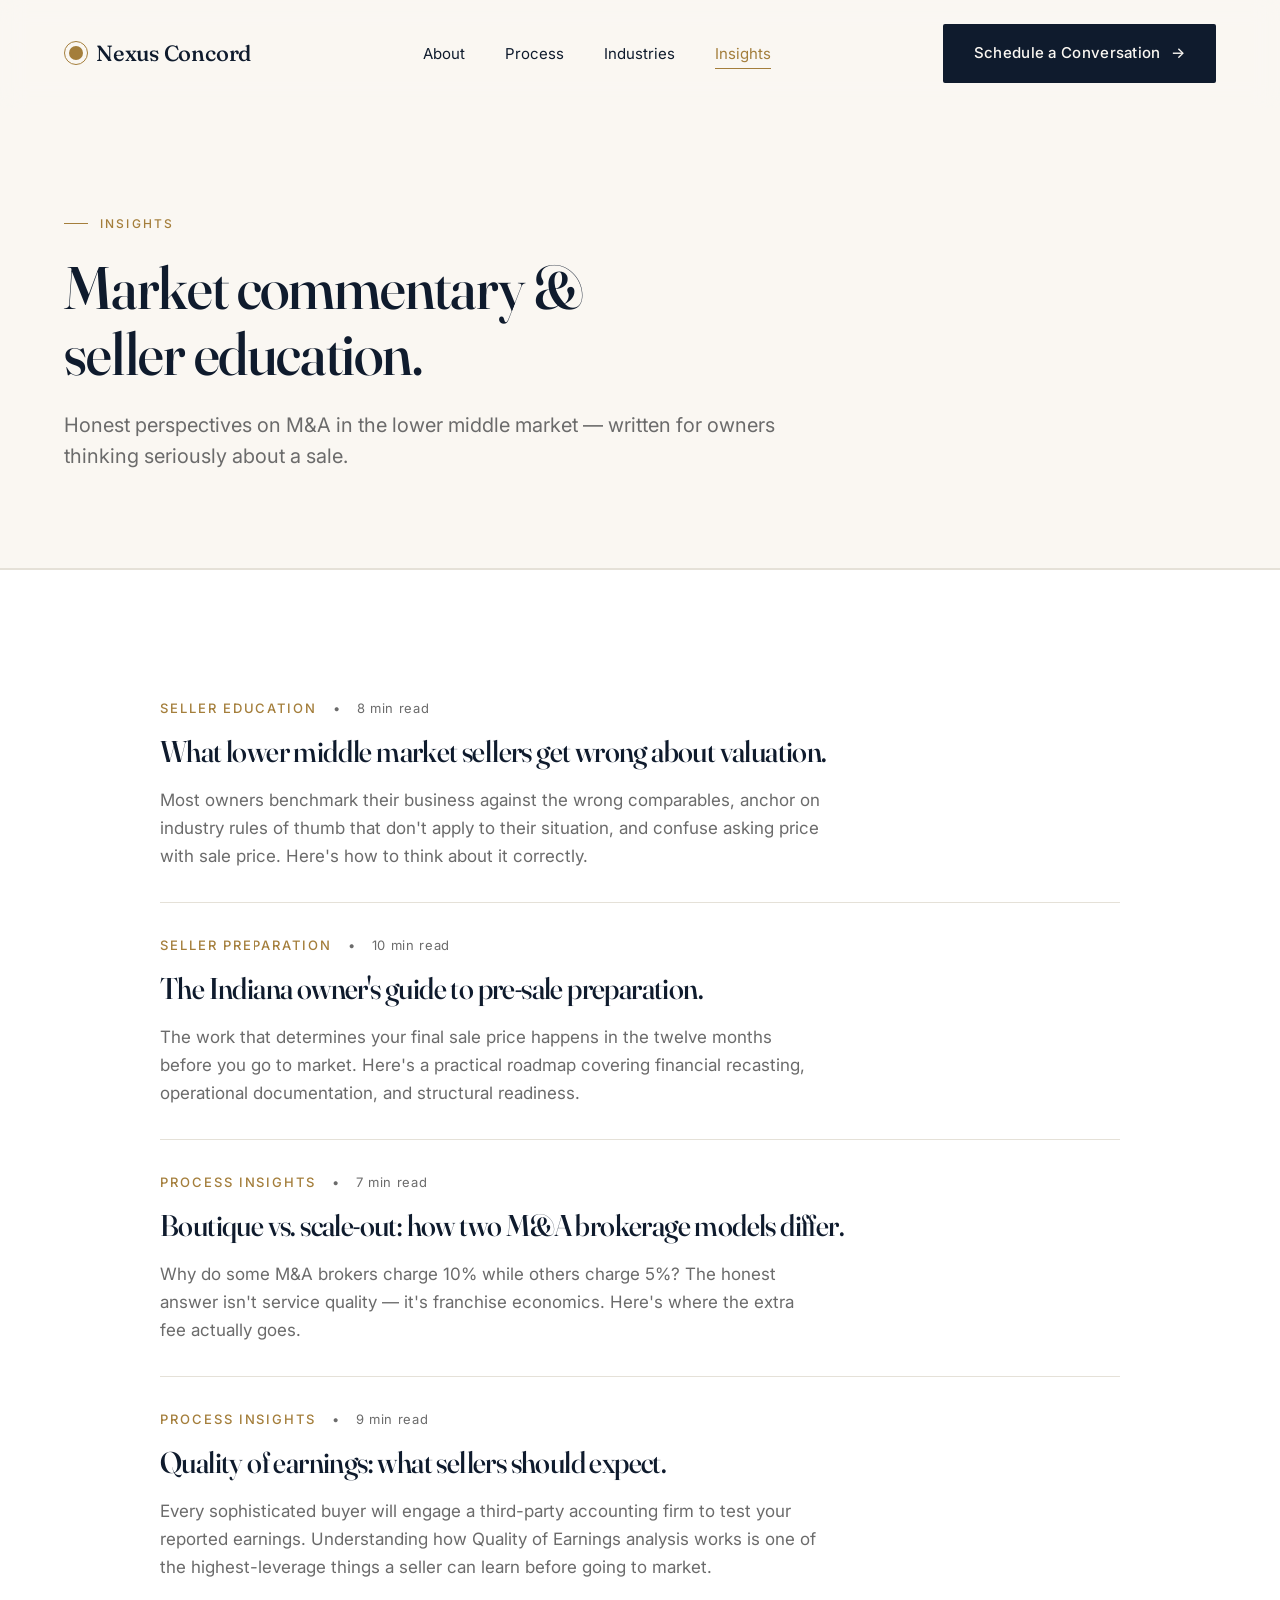
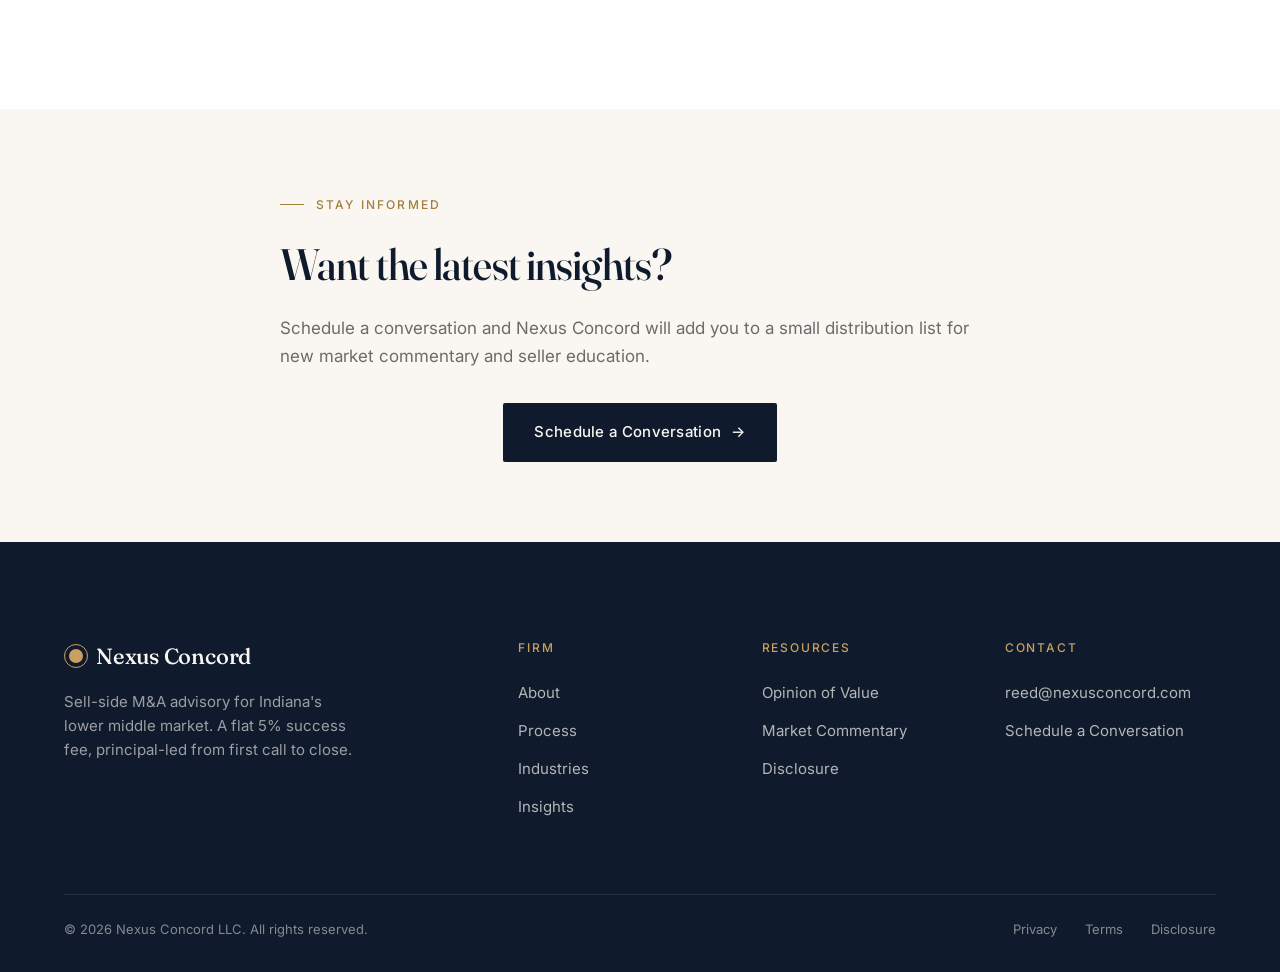
<file: insights.html>
<!DOCTYPE html>
<html lang="en">
<head>
<meta charset="UTF-8">
<meta name="viewport" content="width=device-width, initial-scale=1.0">
<title>M&A Insights for Business Sellers | Articles by Paul Reed | Nexus Concord</title>
<meta name="description" content="Market commentary and seller education from Nexus Concord. Honest perspectives on M&A in the lower middle market.">
<meta property="og:title" content="Insights — Nexus Concord">
<meta property="og:description" content="Market commentary and seller education from Nexus Concord. Honest perspectives on M&A in the lower middle market.">
<meta property="og:type" content="website">
<link rel="preconnect" href="https://fonts.googleapis.com">
<link rel="preconnect" href="https://fonts.gstatic.com" crossorigin>
<link href="https://fonts.googleapis.com/css2?family=Fraunces:opsz,wght@9..144,400;9..144,500;9..144,600&family=Inter:wght@400;500;600&display=swap" rel="stylesheet">
<link rel="stylesheet" href="styles.css">

</head>
<body>

<nav class="nav" id="nav">
  <div class="nav-inner">
    <a href="index.html" class="logo">
      <span class="logo-mark"></span>
      <span>Nexus Concord</span>
    </a>
    <ul class="nav-links">
      <li><a href="about.html">About</a></li>
      <li><a href="process.html">Process</a></li>
      <li><a href="industries.html">Industries</a></li>
      <li><a href="insights.html" class="active">Insights</a></li>
    </ul>
    <a href="contact.html" class="btn btn-primary nav-cta">
      Schedule a Conversation
      <span class="btn-arrow">→</span>
    </a>
    <button class="menu-toggle" aria-label="Menu" id="menuToggle">
      <span></span><span></span><span></span>
    </button>
  </div>
</nav>

<div class="mobile-menu" id="mobileMenu">
  <a href="about.html">About</a>
  <a href="process.html">Process</a>
  <a href="industries.html">Industries</a>
  <a href="insights.html">Insights</a>
  <a href="contact.html" class="btn btn-primary">Schedule a Conversation</a>
</div>


<section class="page-hero">
  <div class="container">
    <span class="eyebrow">Insights</span>
    <h1>Market commentary &amp; seller education.</h1>
    <p class="lead">Honest perspectives on M&amp;A in the lower middle market — written for owners thinking seriously about a sale.</p>
  </div>
</section>

<section style="background: var(--white); border-top: 1px solid var(--border);">
  <div class="container">
    <div style="display: grid; grid-template-columns: 1fr; gap: 2rem; max-width: 960px; margin: 0 auto;">

      <article class="reveal" style="border-bottom: 1px solid var(--border); padding-bottom: 2rem;">
        <a href="insights/valuation-mistakes.html" style="display: block;">
          <div style="display: flex; gap: 1rem; align-items: center; margin-bottom: 1rem; font-size: 0.8125rem; color: var(--text-muted); letter-spacing: 0.05em;">
            <span style="color: var(--brass); font-weight: 500; text-transform: uppercase; letter-spacing: 0.15em;">Seller Education</span>
            <span>•</span>
            <span>8 min read</span>
          </div>
          <h2 style="font-size: 1.875rem; margin-bottom: 1rem; transition: color 0.2s ease;">What lower middle market sellers get wrong about valuation.</h2>
          <p style="font-size: 1.0625rem; line-height: 1.65; color: var(--text-muted); max-width: 60ch;">Most owners benchmark their business against the wrong comparables, anchor on industry rules of thumb that don't apply to their situation, and confuse asking price with sale price. Here's how to think about it correctly.</p>
        </a>
      </article>

      <article class="reveal" style="border-bottom: 1px solid var(--border); padding-bottom: 2rem;">
        <a href="insights/pre-sale-preparation.html" style="display: block;">
          <div style="display: flex; gap: 1rem; align-items: center; margin-bottom: 1rem; font-size: 0.8125rem; color: var(--text-muted); letter-spacing: 0.05em;">
            <span style="color: var(--brass); font-weight: 500; text-transform: uppercase; letter-spacing: 0.15em;">Seller Preparation</span>
            <span>•</span>
            <span>10 min read</span>
          </div>
          <h2 style="font-size: 1.875rem; margin-bottom: 1rem; transition: color 0.2s ease;">The Indiana owner's guide to pre-sale preparation.</h2>
          <p style="font-size: 1.0625rem; line-height: 1.65; color: var(--text-muted); max-width: 60ch;">The work that determines your final sale price happens in the twelve months before you go to market. Here's a practical roadmap covering financial recasting, operational documentation, and structural readiness.</p>
        </a>
      </article>

      <article class="reveal" style="border-bottom: 1px solid var(--border); padding-bottom: 2rem;">
        <a href="insights/boutique-vs-scale-out.html" style="display: block;">
          <div style="display: flex; gap: 1rem; align-items: center; margin-bottom: 1rem; font-size: 0.8125rem; color: var(--text-muted); letter-spacing: 0.05em;">
            <span style="color: var(--brass); font-weight: 500; text-transform: uppercase; letter-spacing: 0.15em;">Process Insights</span>
            <span>•</span>
            <span>7 min read</span>
          </div>
          <h2 style="font-size: 1.875rem; margin-bottom: 1rem; transition: color 0.2s ease;">Boutique vs. scale-out: how two M&amp;A brokerage models differ.</h2>
          <p style="font-size: 1.0625rem; line-height: 1.65; color: var(--text-muted); max-width: 60ch;">Why do some M&amp;A brokers charge 10% while others charge 5%? The honest answer isn't service quality — it's franchise economics. Here's where the extra fee actually goes.</p>
        </a>
      </article>
      
      <article class="reveal">
        <a href="insights/quality-of-earnings.html" style="display: block;">
          <div style="display: flex; gap: 1rem; align-items: center; margin-bottom: 1rem; font-size: 0.8125rem; color: var(--text-muted); letter-spacing: 0.05em;">
            <span style="color: var(--brass); font-weight: 500; text-transform: uppercase; letter-spacing: 0.15em;">Process Insights</span>
            <span>•</span>
            <span>9 min read</span>
          </div>
          <h2 style="font-size: 1.875rem; margin-bottom: 1rem; transition: color 0.2s ease;">Quality of earnings: what sellers should expect.</h2>
          <p style="font-size: 1.0625rem; line-height: 1.65; color: var(--text-muted); max-width: 60ch;">Every sophisticated buyer will engage a third-party accounting firm to test your reported earnings. Understanding how Quality of Earnings analysis works is one of the highest-leverage things a seller can learn before going to market.</p>
        </a>
      </article>

    </div>
  </div>
</section>

<section style="background: var(--cream); padding: 5rem 2rem;">
  <div style="max-width: 720px; margin: 0 auto;" class="reveal">
    <span class="eyebrow" style="color: var(--brass); display: inline-block; margin-bottom: 1.5rem;">Stay Informed</span>
    <h2 style="color: var(--navy); margin-bottom: 1.5rem; font-size: clamp(2rem, 4vw, 2.75rem); line-height: 1.15;">Want the latest insights?</h2>
    <p style="color: var(--text-muted); font-size: 1.0625rem; line-height: 1.7; margin-bottom: 2rem;">Schedule a conversation and Nexus Concord will add you to a small distribution list for new market commentary and seller education.</p>
    <div style="text-align: center;">
      <a href="contact.html" class="btn btn-primary">Schedule a Conversation <span class="btn-arrow">&rarr;</span></a>
    </div>
  </div>
</section>

<footer>
  <div class="container">
    <div class="footer-grid">
      <div class="footer-brand">
        <a href="index.html" class="logo"><span class="logo-mark"></span><span>Nexus Concord</span></a>
        <p>Sell-side M&amp;A advisory for Indiana's lower middle market. A flat 5% success fee, principal-led from first call to close.</p>
      </div>
      <div class="footer-col">
        <h4>Firm</h4>
        <ul>
          <li><a href="about.html">About</a></li>
          <li><a href="process.html">Process</a></li>
          <li><a href="industries.html">Industries</a></li>
          <li><a href="insights.html">Insights</a></li>
        </ul>
      </div>
      <div class="footer-col">
        <h4>Resources</h4>
        <ul>
          <li><a href="contact.html">Opinion of Value</a></li>
          <li><a href="insights.html">Market Commentary</a></li>
          <li><a href="disclosure.html">Disclosure</a></li>
        </ul>
      </div>
      <div class="footer-col">
        <h4>Contact</h4>
        <ul>
          <li><a href="mailto:reed@nexusconcord.com">reed@nexusconcord.com</a></li>
          <li><a href="contact.html">Schedule a Conversation</a></li>
        </ul>
      </div>
    </div>
    <div class="footer-bottom">
      <div>© 2026 Nexus Concord LLC. All rights reserved.</div>
      <div class="footer-legal">
        <a href="privacy.html">Privacy</a>
        <a href="terms.html">Terms</a>
        <a href="disclosure.html">Disclosure</a>
      </div>
    </div>
  </div>
</footer>

<script>
  const nav = document.getElementById('nav');
  window.addEventListener('scroll', () => {
    if (window.scrollY > 20) nav.classList.add('scrolled');
    else nav.classList.remove('scrolled');
  });

  const io = new IntersectionObserver((entries) => {
    entries.forEach((entry) => {
      if (entry.isIntersecting) { entry.target.classList.add('visible'); io.unobserve(entry.target); }
    });
  }, { threshold: 0.12, rootMargin: '0px 0px -60px 0px' });
  document.querySelectorAll('.reveal').forEach(el => io.observe(el));

  const menuToggle = document.getElementById('menuToggle');
  const mobileMenu = document.getElementById('mobileMenu');
  menuToggle?.addEventListener('click', () => mobileMenu.classList.toggle('open'));
  mobileMenu?.querySelectorAll('a').forEach(a => a.addEventListener('click', () => mobileMenu.classList.remove('open')));
</script>

</body>
</html>
</file>
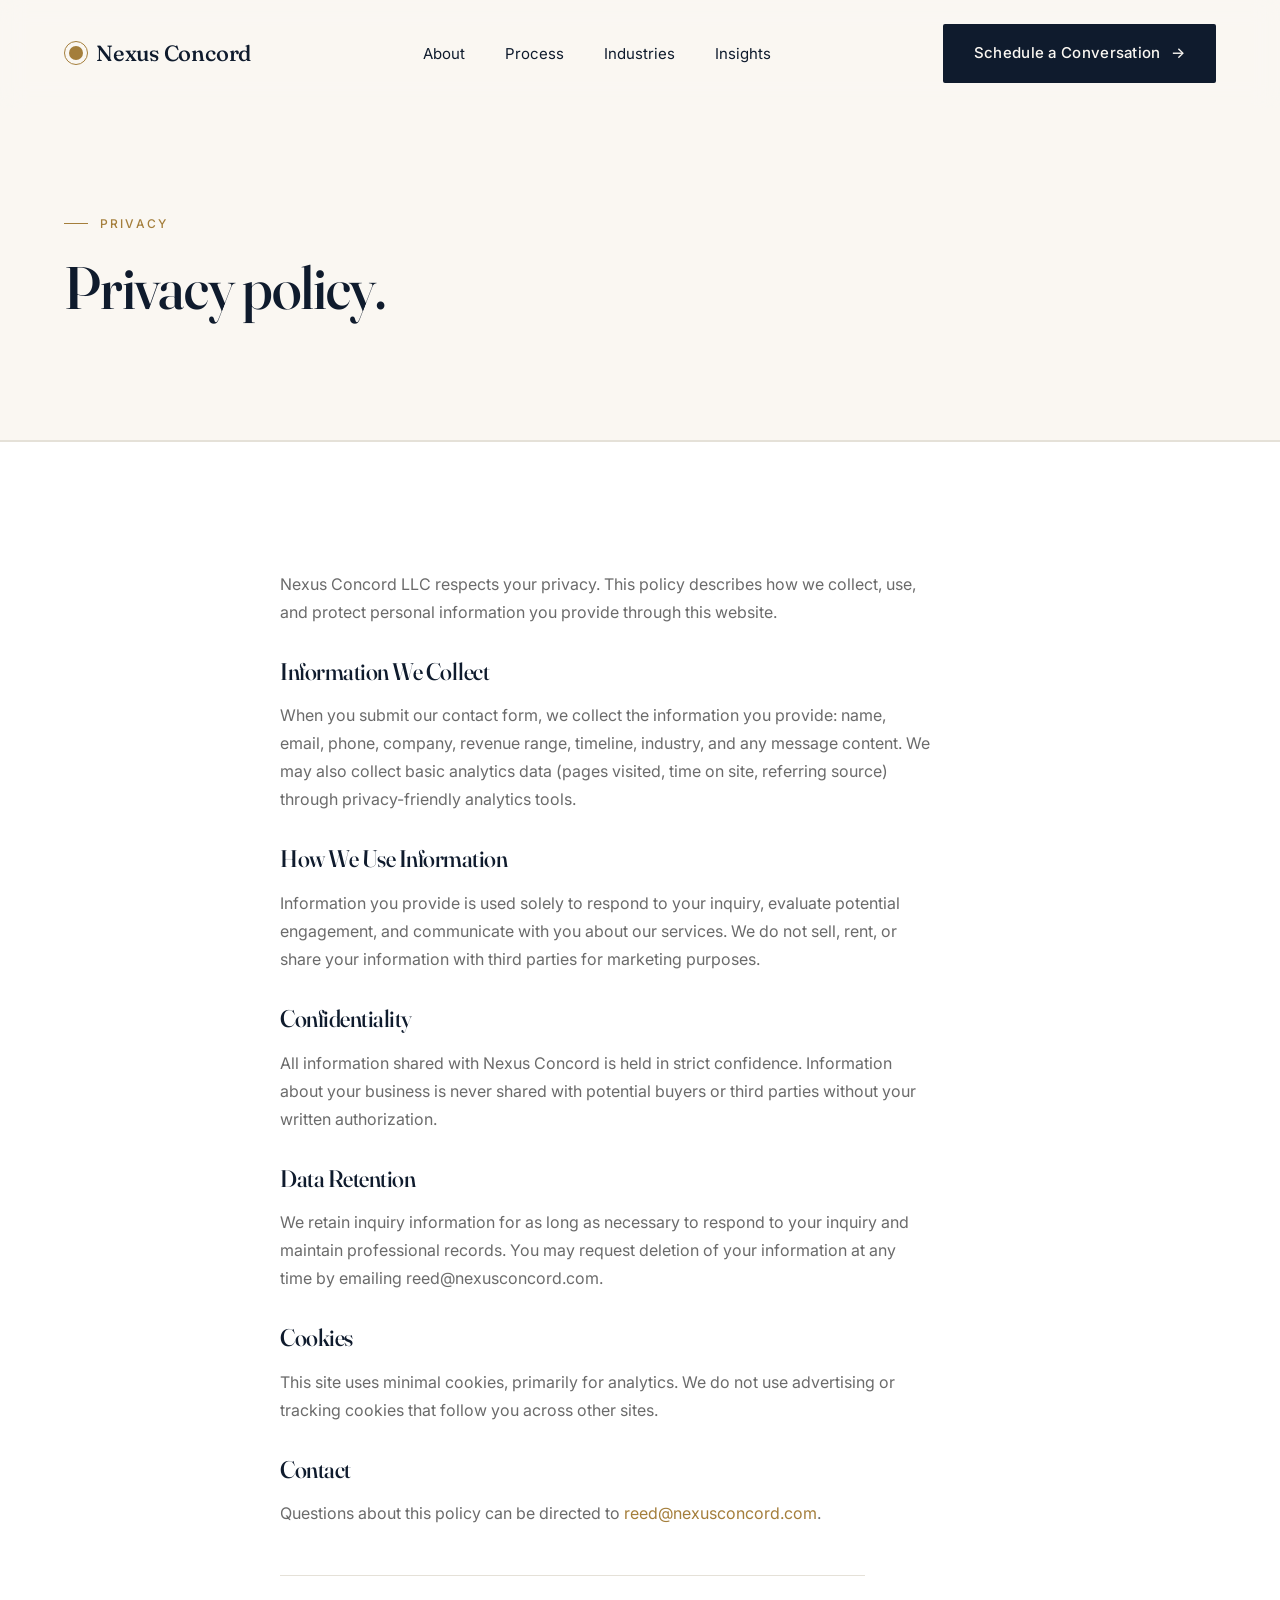
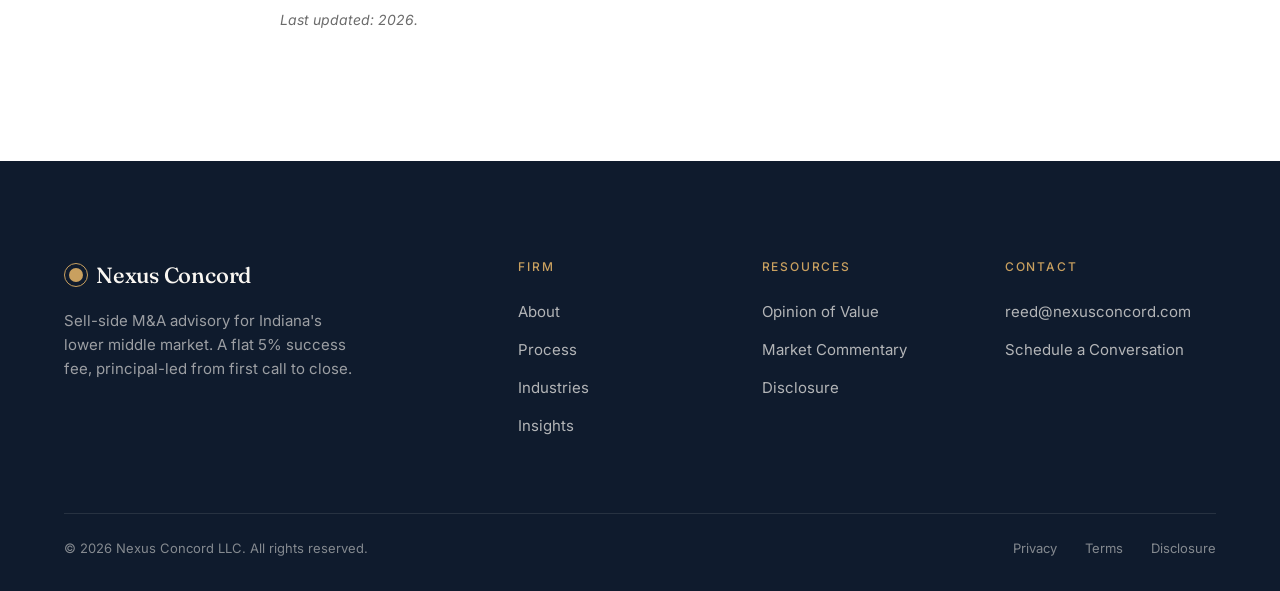
<file: privacy.html>
<!DOCTYPE html>
<html lang="en">
<head>
<meta charset="UTF-8">
<meta name="viewport" content="width=device-width, initial-scale=1.0">
<title>Privacy — Nexus Concord</title>
<meta name="description" content="Privacy policy for Nexus Concord LLC.">
<meta property="og:title" content="Privacy — Nexus Concord">
<meta property="og:description" content="Privacy policy for Nexus Concord LLC.">
<meta property="og:type" content="website">
<link rel="preconnect" href="https://fonts.googleapis.com">
<link rel="preconnect" href="https://fonts.gstatic.com" crossorigin>
<link href="https://fonts.googleapis.com/css2?family=Fraunces:opsz,wght@9..144,400;9..144,500;9..144,600&family=Inter:wght@400;500;600&display=swap" rel="stylesheet">
<link rel="stylesheet" href="styles.css">

</head>
<body>

<nav class="nav" id="nav">
  <div class="nav-inner">
    <a href="index.html" class="logo">
      <span class="logo-mark"></span>
      <span>Nexus Concord</span>
    </a>
    <ul class="nav-links">
      <li><a href="about.html">About</a></li>
      <li><a href="process.html">Process</a></li>
      <li><a href="industries.html">Industries</a></li>
      <li><a href="insights.html">Insights</a></li>
    </ul>
    <a href="contact.html" class="btn btn-primary nav-cta">
      Schedule a Conversation
      <span class="btn-arrow">→</span>
    </a>
    <button class="menu-toggle" aria-label="Menu" id="menuToggle">
      <span></span><span></span><span></span>
    </button>
  </div>
</nav>

<div class="mobile-menu" id="mobileMenu">
  <a href="about.html">About</a>
  <a href="process.html">Process</a>
  <a href="industries.html">Industries</a>
  <a href="insights.html">Insights</a>
  <a href="contact.html" class="btn btn-primary">Schedule a Conversation</a>
</div>


<section class="page-hero">
  <div class="container">
    <span class="eyebrow">Privacy</span>
    <h1>Privacy policy.</h1>
  </div>
</section>

<section style="background: var(--white); border-top: 1px solid var(--border);">
  <div class="container">
    <div style="max-width: 720px; margin: 0 auto; font-size: 1rem; line-height: 1.75; color: var(--text);">

      <p style="margin-bottom: 1.5rem; color: var(--text-muted);">Nexus Concord LLC respects your privacy. This policy describes how we collect, use, and protect personal information you provide through this website.</p>

      <h2 style="font-size: 1.5rem; margin: 2rem 0 1rem;">Information We Collect</h2>
      <p style="margin-bottom: 1.5rem; color: var(--text-muted);">When you submit our contact form, we collect the information you provide: name, email, phone, company, revenue range, timeline, industry, and any message content. We may also collect basic analytics data (pages visited, time on site, referring source) through privacy-friendly analytics tools.</p>

      <h2 style="font-size: 1.5rem; margin: 2rem 0 1rem;">How We Use Information</h2>
      <p style="margin-bottom: 1.5rem; color: var(--text-muted);">Information you provide is used solely to respond to your inquiry, evaluate potential engagement, and communicate with you about our services. We do not sell, rent, or share your information with third parties for marketing purposes.</p>

      <h2 style="font-size: 1.5rem; margin: 2rem 0 1rem;">Confidentiality</h2>
      <p style="margin-bottom: 1.5rem; color: var(--text-muted);">All information shared with Nexus Concord is held in strict confidence. Information about your business is never shared with potential buyers or third parties without your written authorization.</p>

      <h2 style="font-size: 1.5rem; margin: 2rem 0 1rem;">Data Retention</h2>
      <p style="margin-bottom: 1.5rem; color: var(--text-muted);">We retain inquiry information for as long as necessary to respond to your inquiry and maintain professional records. You may request deletion of your information at any time by emailing reed@nexusconcord.com.</p>

      <h2 style="font-size: 1.5rem; margin: 2rem 0 1rem;">Cookies</h2>
      <p style="margin-bottom: 1.5rem; color: var(--text-muted);">This site uses minimal cookies, primarily for analytics. We do not use advertising or tracking cookies that follow you across other sites.</p>

      <h2 style="font-size: 1.5rem; margin: 2rem 0 1rem;">Contact</h2>
      <p style="margin-bottom: 1.5rem; color: var(--text-muted);">Questions about this policy can be directed to <a href="mailto:reed@nexusconcord.com" style="color: var(--brass);">reed@nexusconcord.com</a>.</p>

      <p style="margin-top: 3rem; padding-top: 2rem; border-top: 1px solid var(--border); font-size: 0.875rem; color: var(--text-muted); font-style: italic;">Last updated: 2026.</p>

    </div>
  </div>
</section>


<footer>
  <div class="container">
    <div class="footer-grid">
      <div class="footer-brand">
        <a href="index.html" class="logo"><span class="logo-mark"></span><span>Nexus Concord</span></a>
        <p>Sell-side M&amp;A advisory for Indiana's lower middle market. A flat 5% success fee, principal-led from first call to close.</p>
      </div>
      <div class="footer-col">
        <h4>Firm</h4>
        <ul>
          <li><a href="about.html">About</a></li>
          <li><a href="process.html">Process</a></li>
          <li><a href="industries.html">Industries</a></li>
          <li><a href="insights.html">Insights</a></li>
        </ul>
      </div>
      <div class="footer-col">
        <h4>Resources</h4>
        <ul>
          <li><a href="contact.html">Opinion of Value</a></li>
          <li><a href="insights.html">Market Commentary</a></li>
          <li><a href="disclosure.html">Disclosure</a></li>
        </ul>
      </div>
      <div class="footer-col">
        <h4>Contact</h4>
        <ul>
          <li><a href="mailto:reed@nexusconcord.com">reed@nexusconcord.com</a></li>
          <li><a href="contact.html">Schedule a Conversation</a></li>
        </ul>
      </div>
    </div>
    <div class="footer-bottom">
      <div>© 2026 Nexus Concord LLC. All rights reserved.</div>
      <div class="footer-legal">
        <a href="privacy.html">Privacy</a>
        <a href="terms.html">Terms</a>
        <a href="disclosure.html">Disclosure</a>
      </div>
    </div>
  </div>
</footer>

<script>
  const nav = document.getElementById('nav');
  window.addEventListener('scroll', () => {
    if (window.scrollY > 20) nav.classList.add('scrolled');
    else nav.classList.remove('scrolled');
  });

  const io = new IntersectionObserver((entries) => {
    entries.forEach((entry) => {
      if (entry.isIntersecting) { entry.target.classList.add('visible'); io.unobserve(entry.target); }
    });
  }, { threshold: 0.12, rootMargin: '0px 0px -60px 0px' });
  document.querySelectorAll('.reveal').forEach(el => io.observe(el));

  const menuToggle = document.getElementById('menuToggle');
  const mobileMenu = document.getElementById('mobileMenu');
  menuToggle?.addEventListener('click', () => mobileMenu.classList.toggle('open'));
  mobileMenu?.querySelectorAll('a').forEach(a => a.addEventListener('click', () => mobileMenu.classList.remove('open')));
</script>

</body>
</html>
</file>
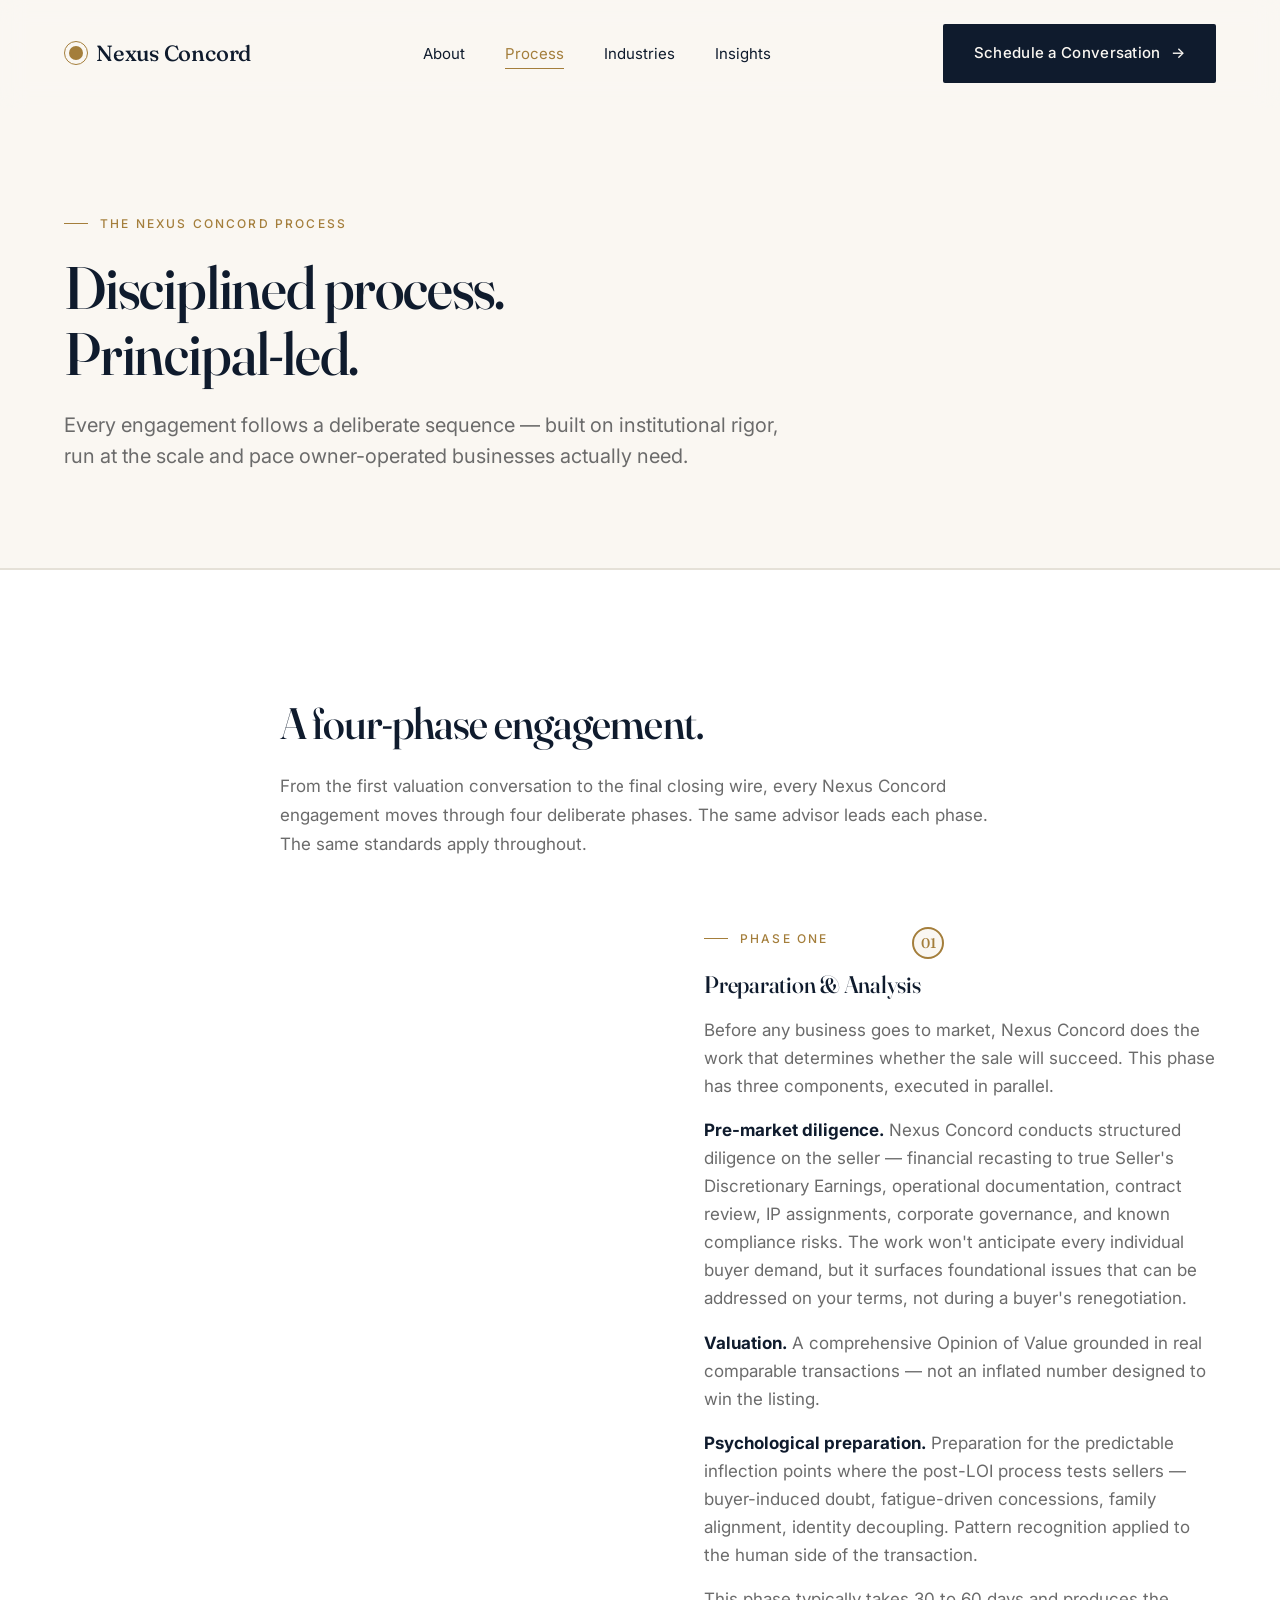
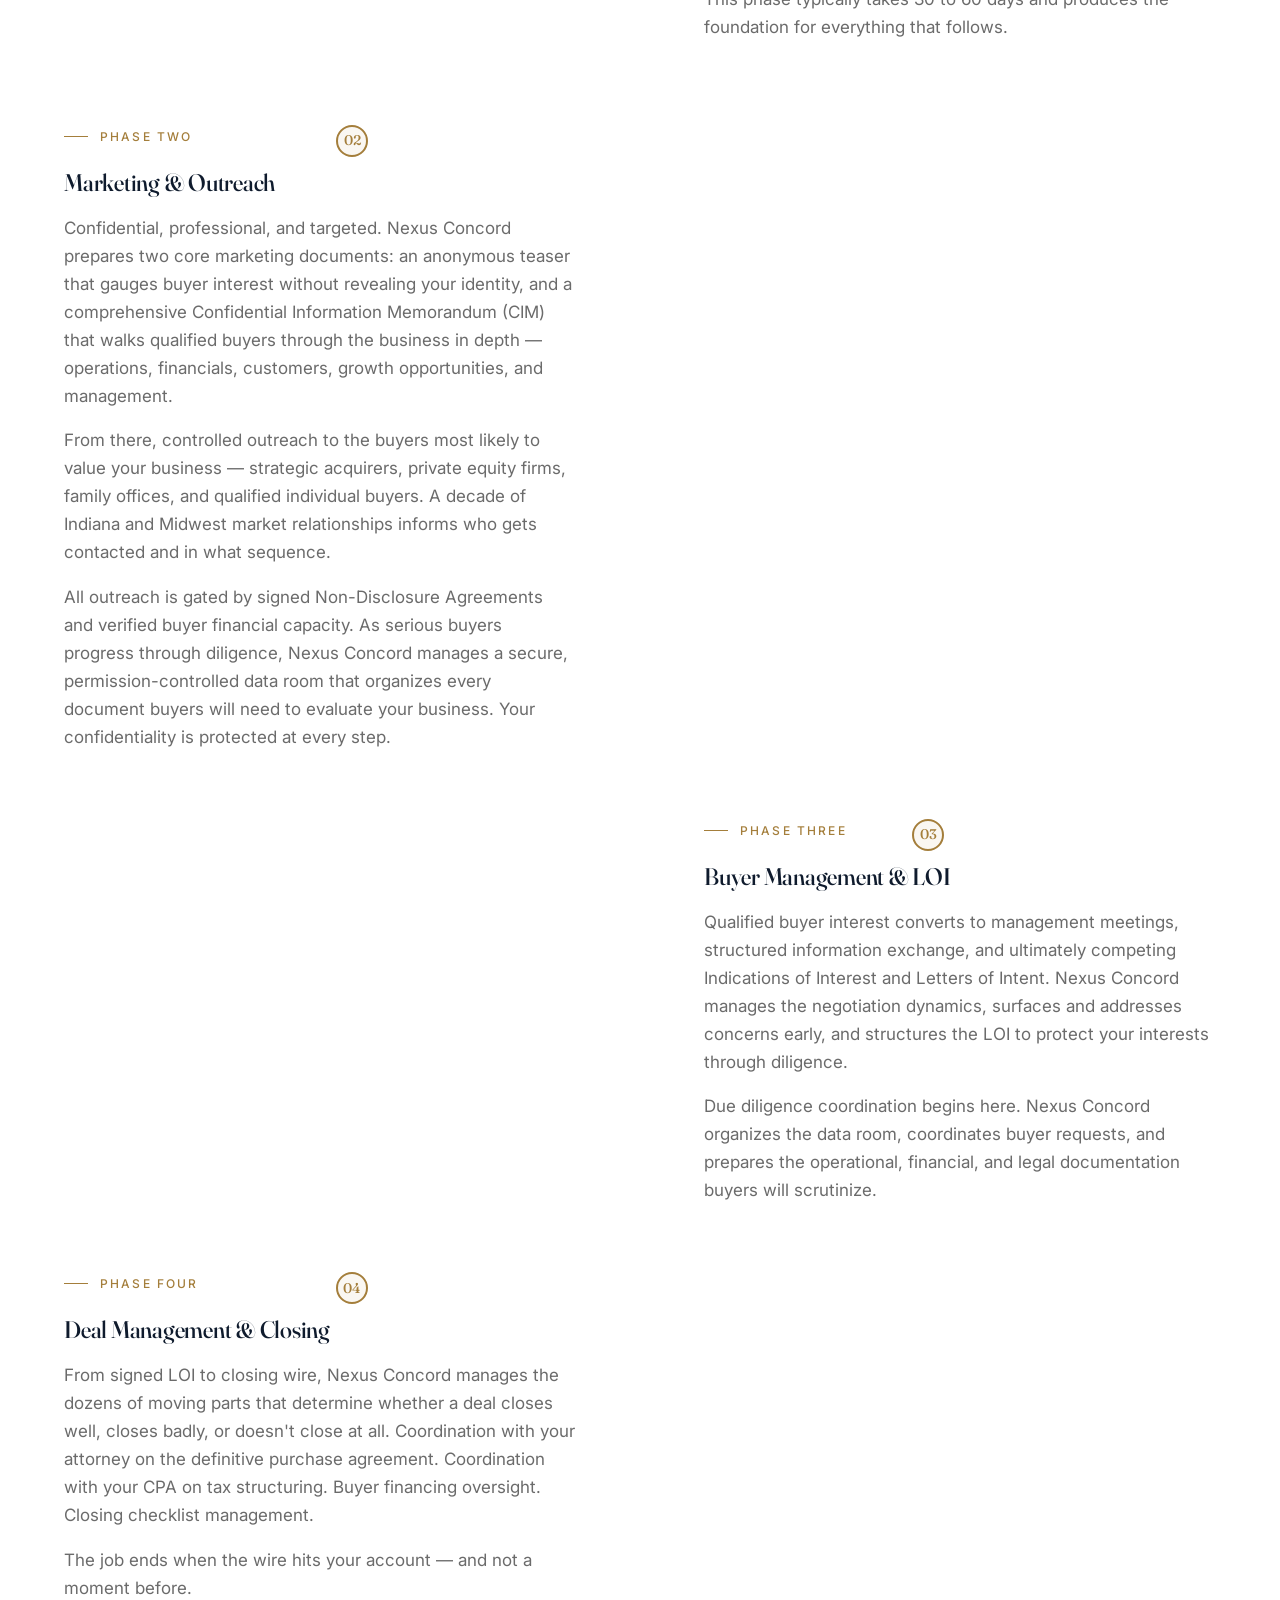
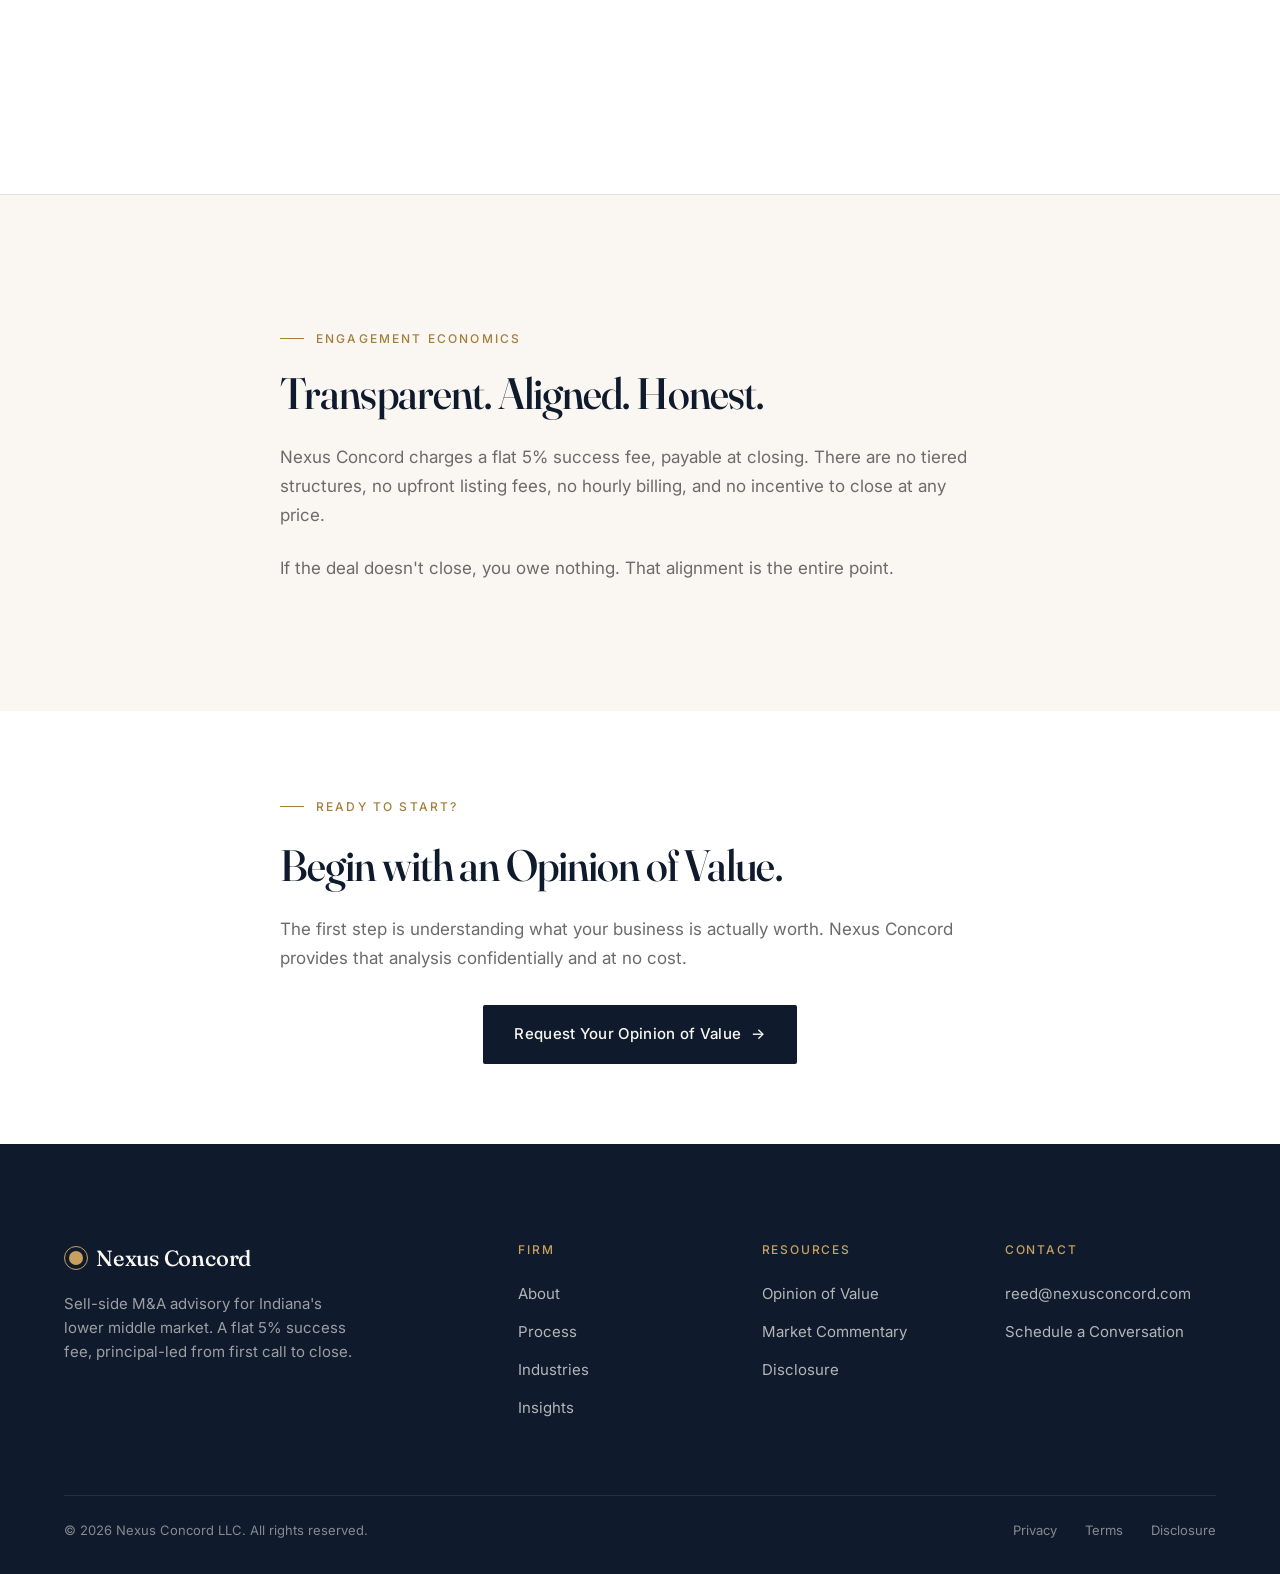
<file: process.html>
<!DOCTYPE html>
<html lang="en">
<head>
<meta charset="UTF-8">
<meta name="viewport" content="width=device-width, initial-scale=1.0">
<title>The Business Sale Process | Four-Phase M&A Engagement | Nexus Concord</title>
<meta name="description" content="A four-phase, principal-led M&A engagement: preparation, marketing, buyer management, and closing. Disciplined process built for the lower middle market.">
<meta property="og:title" content="Process — Nexus Concord">
<meta property="og:description" content="A four-phase, principal-led M&A engagement: preparation, marketing, buyer management, and closing. Disciplined process built for the lower middle market.">
<meta property="og:type" content="website">
<link rel="preconnect" href="https://fonts.googleapis.com">
<link rel="preconnect" href="https://fonts.gstatic.com" crossorigin>
<link href="https://fonts.googleapis.com/css2?family=Fraunces:opsz,wght@9..144,400;9..144,500;9..144,600&family=Inter:wght@400;500;600&display=swap" rel="stylesheet">
<link rel="stylesheet" href="styles.css">

</head>
<body>

<nav class="nav" id="nav">
  <div class="nav-inner">
    <a href="index.html" class="logo">
      <span class="logo-mark"></span>
      <span>Nexus Concord</span>
    </a>
    <ul class="nav-links">
      <li><a href="about.html">About</a></li>
      <li><a href="process.html" class="active">Process</a></li>
      <li><a href="industries.html">Industries</a></li>
      <li><a href="insights.html">Insights</a></li>
    </ul>
    <a href="contact.html" class="btn btn-primary nav-cta">
      Schedule a Conversation
      <span class="btn-arrow">→</span>
    </a>
    <button class="menu-toggle" aria-label="Menu" id="menuToggle">
      <span></span><span></span><span></span>
    </button>
  </div>
</nav>

<div class="mobile-menu" id="mobileMenu">
  <a href="about.html">About</a>
  <a href="process.html">Process</a>
  <a href="industries.html">Industries</a>
  <a href="insights.html">Insights</a>
  <a href="contact.html" class="btn btn-primary">Schedule a Conversation</a>
</div>


<section class="page-hero">
  <div class="container">
    <span class="eyebrow">The Nexus Concord Process</span>
    <h1>Disciplined process. Principal-led.</h1>
    <p class="lead">Every engagement follows a deliberate sequence — built on institutional rigor, run at the scale and pace owner-operated businesses actually need.</p>
  </div>
</section>

<section style="background: var(--white); border-top: 1px solid var(--border);">
  <div class="container">
    <div style="max-width: 720px; margin: 0 auto var(--space-lg);" class="reveal">
      <h2 style="margin-bottom: 1.5rem;">A four-phase engagement.</h2>
      <p style="font-size: 1.0625rem; line-height: 1.7; color: var(--text-muted);">From the first valuation conversation to the final closing wire, every Nexus Concord engagement moves through four deliberate phases. The same advisor leads each phase. The same standards apply throughout.</p>
    </div>

    <div class="timeline-item reveal">
        <div class="timeline-marker">01</div>
        <span class="eyebrow">Phase One</span>
        <h3 style="margin-bottom: 1rem;">Preparation &amp; Analysis</h3>
        <p style="color: var(--text-muted); line-height: 1.65; margin-bottom: 1rem;">Before any business goes to market, Nexus Concord does the work that determines whether the sale will succeed. This phase has three components, executed in parallel.</p>
        <p style="color: var(--text-muted); line-height: 1.65; margin-bottom: 1rem;"><strong style="color: var(--navy);">Pre-market diligence.</strong> Nexus Concord conducts structured diligence on the seller — financial recasting to true Seller's Discretionary Earnings, operational documentation, contract review, IP assignments, corporate governance, and known compliance risks. The work won't anticipate every individual buyer demand, but it surfaces foundational issues that can be addressed on your terms, not during a buyer's renegotiation.</p>
        <p style="color: var(--text-muted); line-height: 1.65; margin-bottom: 1rem;"><strong style="color: var(--navy);">Valuation.</strong> A comprehensive Opinion of Value grounded in real comparable transactions — not an inflated number designed to win the listing.</p>
        <p style="color: var(--text-muted); line-height: 1.65; margin-bottom: 1rem;"><strong style="color: var(--navy);">Psychological preparation.</strong> Preparation for the predictable inflection points where the post-LOI process tests sellers — buyer-induced doubt, fatigue-driven concessions, family alignment, identity decoupling. Pattern recognition applied to the human side of the transaction.</p>
        <p style="color: var(--text-muted); line-height: 1.65; margin-bottom: 1rem;">This phase typically takes 30 to 60 days and produces the foundation for everything that follows.</p>
      </div>

      <div class="timeline-item reveal">
        <div class="timeline-marker">02</div>
        <span class="eyebrow">Phase Two</span>
        <h3 style="margin-bottom: 1rem;">Marketing &amp; Outreach</h3>
        <p style="color: var(--text-muted); line-height: 1.65; margin-bottom: 1rem;">Confidential, professional, and targeted. Nexus Concord prepares two core marketing documents: an anonymous teaser that gauges buyer interest without revealing your identity, and a comprehensive Confidential Information Memorandum (CIM) that walks qualified buyers through the business in depth — operations, financials, customers, growth opportunities, and management.</p>
        <p style="color: var(--text-muted); line-height: 1.65; margin-bottom: 1rem;">From there, controlled outreach to the buyers most likely to value your business — strategic acquirers, private equity firms, family offices, and qualified individual buyers. A decade of Indiana and Midwest market relationships informs who gets contacted and in what sequence.</p>
        <p style="color: var(--text-muted); line-height: 1.65;">All outreach is gated by signed Non-Disclosure Agreements and verified buyer financial capacity. As serious buyers progress through diligence, Nexus Concord manages a secure, permission-controlled data room that organizes every document buyers will need to evaluate your business. Your confidentiality is protected at every step.</p>
      </div>

      <div class="timeline-item reveal">
        <div class="timeline-marker">03</div>
        <span class="eyebrow">Phase Three</span>
        <h3 style="margin-bottom: 1rem;">Buyer Management &amp; LOI</h3>
        <p style="color: var(--text-muted); line-height: 1.65; margin-bottom: 1rem;">Qualified buyer interest converts to management meetings, structured information exchange, and ultimately competing Indications of Interest and Letters of Intent. Nexus Concord manages the negotiation dynamics, surfaces and addresses concerns early, and structures the LOI to protect your interests through diligence.</p>
        <p style="color: var(--text-muted); line-height: 1.65;">Due diligence coordination begins here. Nexus Concord organizes the data room, coordinates buyer requests, and prepares the operational, financial, and legal documentation buyers will scrutinize.</p>
      </div>

      <div class="timeline-item reveal">
        <div class="timeline-marker">04</div>
        <span class="eyebrow">Phase Four</span>
        <h3 style="margin-bottom: 1rem;">Deal Management &amp; Closing</h3>
        <p style="color: var(--text-muted); line-height: 1.65; margin-bottom: 1rem;">From signed LOI to closing wire, Nexus Concord manages the dozens of moving parts that determine whether a deal closes well, closes badly, or doesn't close at all. Coordination with your attorney on the definitive purchase agreement. Coordination with your CPA on tax structuring. Buyer financing oversight. Closing checklist management.</p>
        <p style="color: var(--text-muted); line-height: 1.65;">The job ends when the wire hits your account — and not a moment before.</p>
      </div>
    </div>
  </div>
</section>

<section style="background: var(--cream); border-top: 1px solid var(--border);">
  <div class="container">
    <div style="max-width: 720px; margin: 0 auto;" class="reveal">
      <span class="eyebrow">Engagement Economics</span>
      <h2 style="margin-bottom: 1.5rem;">Transparent. Aligned. Honest.</h2>
      <p style="font-size: 1.0625rem; line-height: 1.7; color: var(--text-muted); margin-bottom: 1.5rem;">Nexus Concord charges a flat 5% success fee, payable at closing. There are no tiered structures, no upfront listing fees, no hourly billing, and no incentive to close at any price.</p>
      <p style="font-size: 1.0625rem; line-height: 1.7; color: var(--text-muted);">If the deal doesn't close, you owe nothing. That alignment is the entire point.</p>
    </div>
  </div>
</section>

<section style="background: var(--white); padding: 5rem 2rem;">
  <div style="max-width: 720px; margin: 0 auto;" class="reveal">
    <span class="eyebrow" style="color: var(--brass); display: inline-block; margin-bottom: 1.5rem;">Ready to Start?</span>
    <h2 style="color: var(--navy); margin-bottom: 1.5rem; font-size: clamp(2rem, 4vw, 2.75rem); line-height: 1.15;">Begin with an Opinion of Value.</h2>
    <p style="color: var(--text-muted); font-size: 1.0625rem; line-height: 1.7; margin-bottom: 2rem;">The first step is understanding what your business is actually worth. Nexus Concord provides that analysis confidentially and at no cost.</p>
    <div style="text-align: center;">
      <a href="contact.html" class="btn btn-primary">Request Your Opinion of Value <span class="btn-arrow">&rarr;</span></a>
    </div>
  </div>
</section>

<footer>
  <div class="container">
    <div class="footer-grid">
      <div class="footer-brand">
        <a href="index.html" class="logo"><span class="logo-mark"></span><span>Nexus Concord</span></a>
        <p>Sell-side M&amp;A advisory for Indiana's lower middle market. A flat 5% success fee, principal-led from first call to close.</p>
      </div>
      <div class="footer-col">
        <h4>Firm</h4>
        <ul>
          <li><a href="about.html">About</a></li>
          <li><a href="process.html">Process</a></li>
          <li><a href="industries.html">Industries</a></li>
          <li><a href="insights.html">Insights</a></li>
        </ul>
      </div>
      <div class="footer-col">
        <h4>Resources</h4>
        <ul>
          <li><a href="contact.html">Opinion of Value</a></li>
          <li><a href="insights.html">Market Commentary</a></li>
          <li><a href="disclosure.html">Disclosure</a></li>
        </ul>
      </div>
      <div class="footer-col">
        <h4>Contact</h4>
        <ul>
          <li><a href="mailto:reed@nexusconcord.com">reed@nexusconcord.com</a></li>
          <li><a href="contact.html">Schedule a Conversation</a></li>
        </ul>
      </div>
    </div>
    <div class="footer-bottom">
      <div>© 2026 Nexus Concord LLC. All rights reserved.</div>
      <div class="footer-legal">
        <a href="privacy.html">Privacy</a>
        <a href="terms.html">Terms</a>
        <a href="disclosure.html">Disclosure</a>
      </div>
    </div>
  </div>
</footer>

<script>
  const nav = document.getElementById('nav');
  window.addEventListener('scroll', () => {
    if (window.scrollY > 20) nav.classList.add('scrolled');
    else nav.classList.remove('scrolled');
  });

  const io = new IntersectionObserver((entries) => {
    entries.forEach((entry) => {
      if (entry.isIntersecting) { entry.target.classList.add('visible'); io.unobserve(entry.target); }
    });
  }, { threshold: 0.12, rootMargin: '0px 0px -60px 0px' });
  document.querySelectorAll('.reveal').forEach(el => io.observe(el));

  const menuToggle = document.getElementById('menuToggle');
  const mobileMenu = document.getElementById('mobileMenu');
  menuToggle?.addEventListener('click', () => mobileMenu.classList.toggle('open'));
  mobileMenu?.querySelectorAll('a').forEach(a => a.addEventListener('click', () => mobileMenu.classList.remove('open')));
</script>

</body>
</html>
</file>
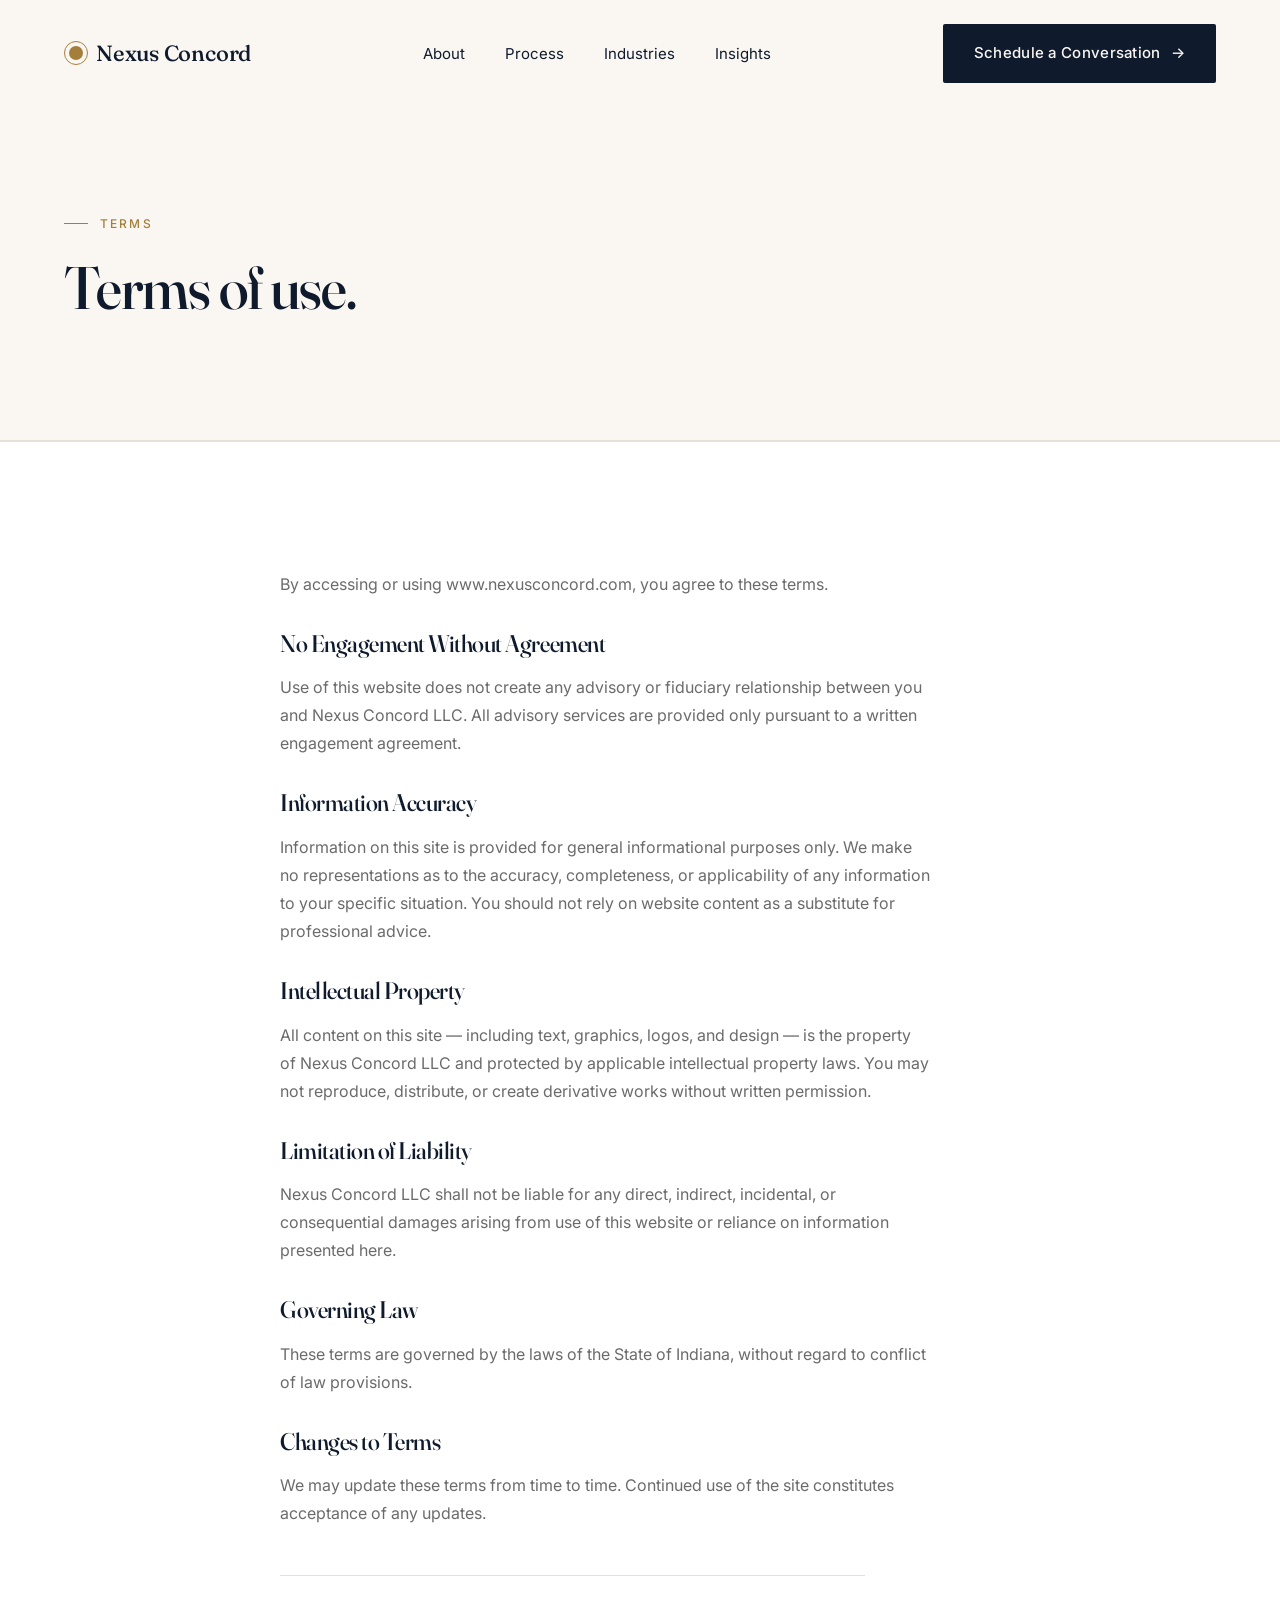
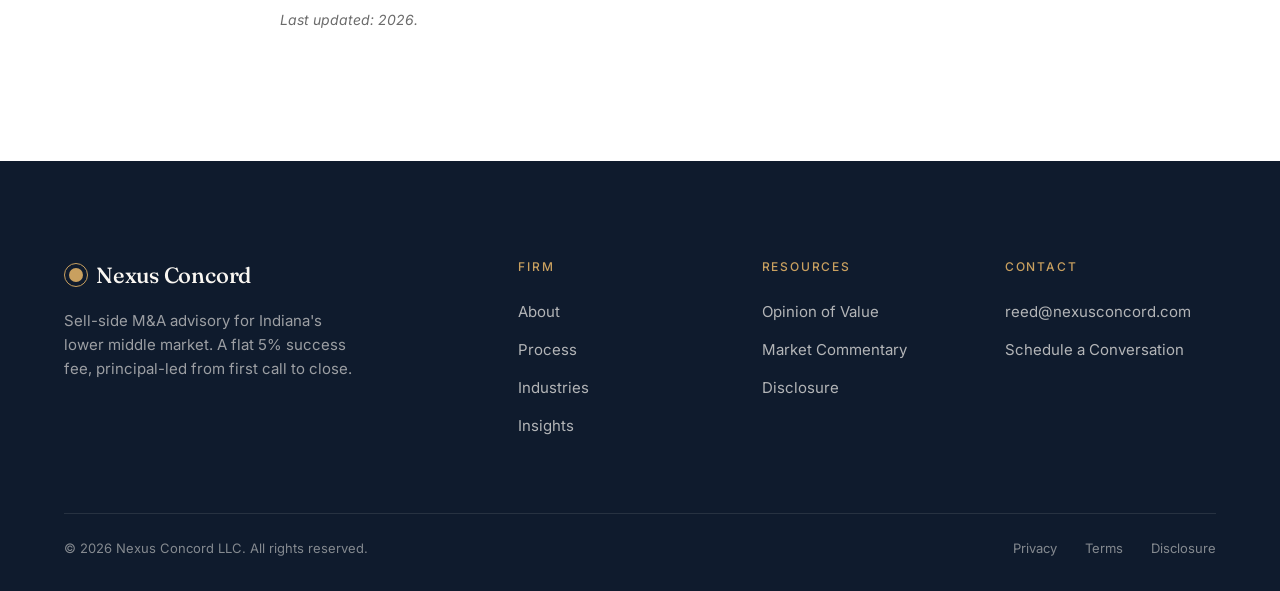
<file: terms.html>
<!DOCTYPE html>
<html lang="en">
<head>
<meta charset="UTF-8">
<meta name="viewport" content="width=device-width, initial-scale=1.0">
<title>Terms — Nexus Concord</title>
<meta name="description" content="Terms of use for the Nexus Concord LLC website.">
<meta property="og:title" content="Terms — Nexus Concord">
<meta property="og:description" content="Terms of use for the Nexus Concord LLC website.">
<meta property="og:type" content="website">
<link rel="preconnect" href="https://fonts.googleapis.com">
<link rel="preconnect" href="https://fonts.gstatic.com" crossorigin>
<link href="https://fonts.googleapis.com/css2?family=Fraunces:opsz,wght@9..144,400;9..144,500;9..144,600&family=Inter:wght@400;500;600&display=swap" rel="stylesheet">
<link rel="stylesheet" href="styles.css">

</head>
<body>

<nav class="nav" id="nav">
  <div class="nav-inner">
    <a href="index.html" class="logo">
      <span class="logo-mark"></span>
      <span>Nexus Concord</span>
    </a>
    <ul class="nav-links">
      <li><a href="about.html">About</a></li>
      <li><a href="process.html">Process</a></li>
      <li><a href="industries.html">Industries</a></li>
      <li><a href="insights.html">Insights</a></li>
    </ul>
    <a href="contact.html" class="btn btn-primary nav-cta">
      Schedule a Conversation
      <span class="btn-arrow">→</span>
    </a>
    <button class="menu-toggle" aria-label="Menu" id="menuToggle">
      <span></span><span></span><span></span>
    </button>
  </div>
</nav>

<div class="mobile-menu" id="mobileMenu">
  <a href="about.html">About</a>
  <a href="process.html">Process</a>
  <a href="industries.html">Industries</a>
  <a href="insights.html">Insights</a>
  <a href="contact.html" class="btn btn-primary">Schedule a Conversation</a>
</div>


<section class="page-hero">
  <div class="container">
    <span class="eyebrow">Terms</span>
    <h1>Terms of use.</h1>
  </div>
</section>

<section style="background: var(--white); border-top: 1px solid var(--border);">
  <div class="container">
    <div style="max-width: 720px; margin: 0 auto; font-size: 1rem; line-height: 1.75; color: var(--text);">

      <p style="margin-bottom: 1.5rem; color: var(--text-muted);">By accessing or using www.nexusconcord.com, you agree to these terms.</p>

      <h2 style="font-size: 1.5rem; margin: 2rem 0 1rem;">No Engagement Without Agreement</h2>
      <p style="margin-bottom: 1.5rem; color: var(--text-muted);">Use of this website does not create any advisory or fiduciary relationship between you and Nexus Concord LLC. All advisory services are provided only pursuant to a written engagement agreement.</p>

      <h2 style="font-size: 1.5rem; margin: 2rem 0 1rem;">Information Accuracy</h2>
      <p style="margin-bottom: 1.5rem; color: var(--text-muted);">Information on this site is provided for general informational purposes only. We make no representations as to the accuracy, completeness, or applicability of any information to your specific situation. You should not rely on website content as a substitute for professional advice.</p>

      <h2 style="font-size: 1.5rem; margin: 2rem 0 1rem;">Intellectual Property</h2>
      <p style="margin-bottom: 1.5rem; color: var(--text-muted);">All content on this site — including text, graphics, logos, and design — is the property of Nexus Concord LLC and protected by applicable intellectual property laws. You may not reproduce, distribute, or create derivative works without written permission.</p>

      <h2 style="font-size: 1.5rem; margin: 2rem 0 1rem;">Limitation of Liability</h2>
      <p style="margin-bottom: 1.5rem; color: var(--text-muted);">Nexus Concord LLC shall not be liable for any direct, indirect, incidental, or consequential damages arising from use of this website or reliance on information presented here.</p>

      <h2 style="font-size: 1.5rem; margin: 2rem 0 1rem;">Governing Law</h2>
      <p style="margin-bottom: 1.5rem; color: var(--text-muted);">These terms are governed by the laws of the State of Indiana, without regard to conflict of law provisions.</p>

      <h2 style="font-size: 1.5rem; margin: 2rem 0 1rem;">Changes to Terms</h2>
      <p style="margin-bottom: 1.5rem; color: var(--text-muted);">We may update these terms from time to time. Continued use of the site constitutes acceptance of any updates.</p>

      <p style="margin-top: 3rem; padding-top: 2rem; border-top: 1px solid var(--border); font-size: 0.875rem; color: var(--text-muted); font-style: italic;">Last updated: 2026.</p>

    </div>
  </div>
</section>


<footer>
  <div class="container">
    <div class="footer-grid">
      <div class="footer-brand">
        <a href="index.html" class="logo"><span class="logo-mark"></span><span>Nexus Concord</span></a>
        <p>Sell-side M&amp;A advisory for Indiana's lower middle market. A flat 5% success fee, principal-led from first call to close.</p>
      </div>
      <div class="footer-col">
        <h4>Firm</h4>
        <ul>
          <li><a href="about.html">About</a></li>
          <li><a href="process.html">Process</a></li>
          <li><a href="industries.html">Industries</a></li>
          <li><a href="insights.html">Insights</a></li>
        </ul>
      </div>
      <div class="footer-col">
        <h4>Resources</h4>
        <ul>
          <li><a href="contact.html">Opinion of Value</a></li>
          <li><a href="insights.html">Market Commentary</a></li>
          <li><a href="disclosure.html">Disclosure</a></li>
        </ul>
      </div>
      <div class="footer-col">
        <h4>Contact</h4>
        <ul>
          <li><a href="mailto:reed@nexusconcord.com">reed@nexusconcord.com</a></li>
          <li><a href="contact.html">Schedule a Conversation</a></li>
        </ul>
      </div>
    </div>
    <div class="footer-bottom">
      <div>© 2026 Nexus Concord LLC. All rights reserved.</div>
      <div class="footer-legal">
        <a href="privacy.html">Privacy</a>
        <a href="terms.html">Terms</a>
        <a href="disclosure.html">Disclosure</a>
      </div>
    </div>
  </div>
</footer>

<script>
  const nav = document.getElementById('nav');
  window.addEventListener('scroll', () => {
    if (window.scrollY > 20) nav.classList.add('scrolled');
    else nav.classList.remove('scrolled');
  });

  const io = new IntersectionObserver((entries) => {
    entries.forEach((entry) => {
      if (entry.isIntersecting) { entry.target.classList.add('visible'); io.unobserve(entry.target); }
    });
  }, { threshold: 0.12, rootMargin: '0px 0px -60px 0px' });
  document.querySelectorAll('.reveal').forEach(el => io.observe(el));

  const menuToggle = document.getElementById('menuToggle');
  const mobileMenu = document.getElementById('mobileMenu');
  menuToggle?.addEventListener('click', () => mobileMenu.classList.toggle('open'));
  mobileMenu?.querySelectorAll('a').forEach(a => a.addEventListener('click', () => mobileMenu.classList.remove('open')));
</script>

</body>
</html>
</file>
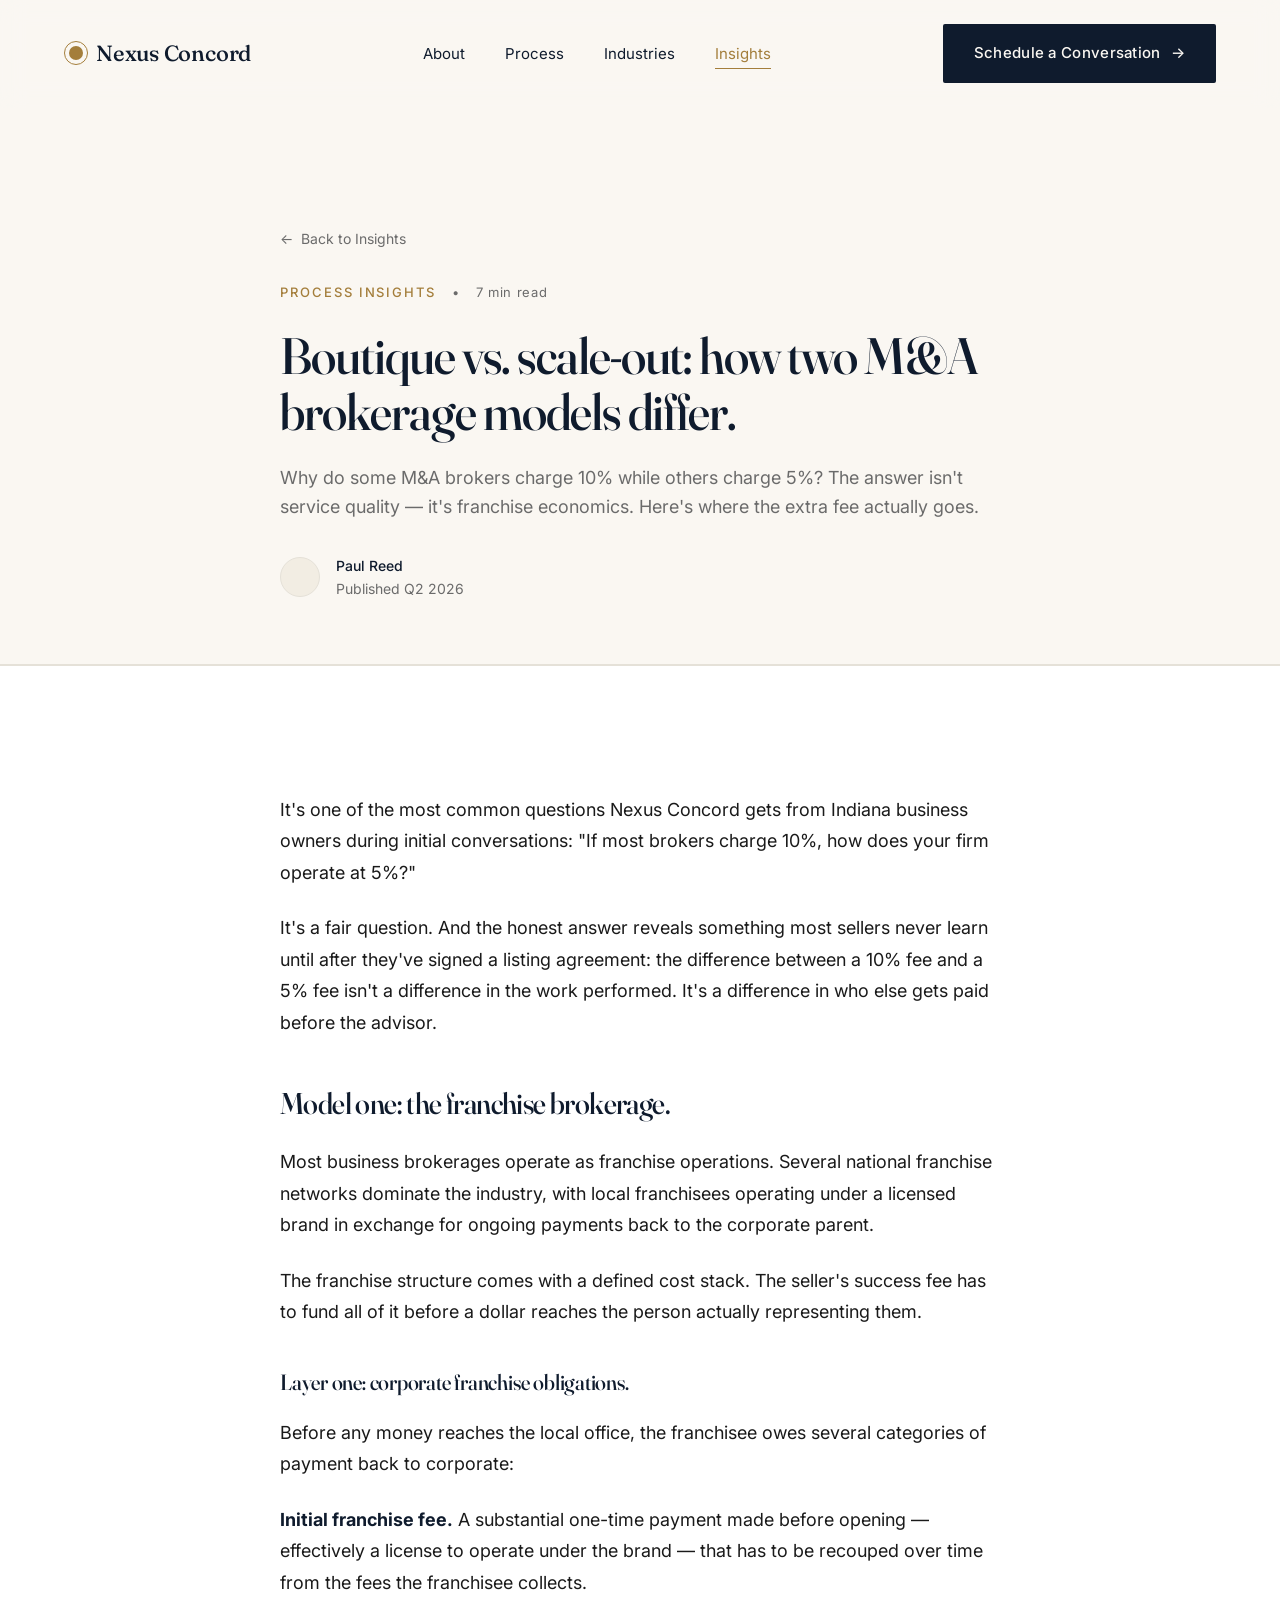
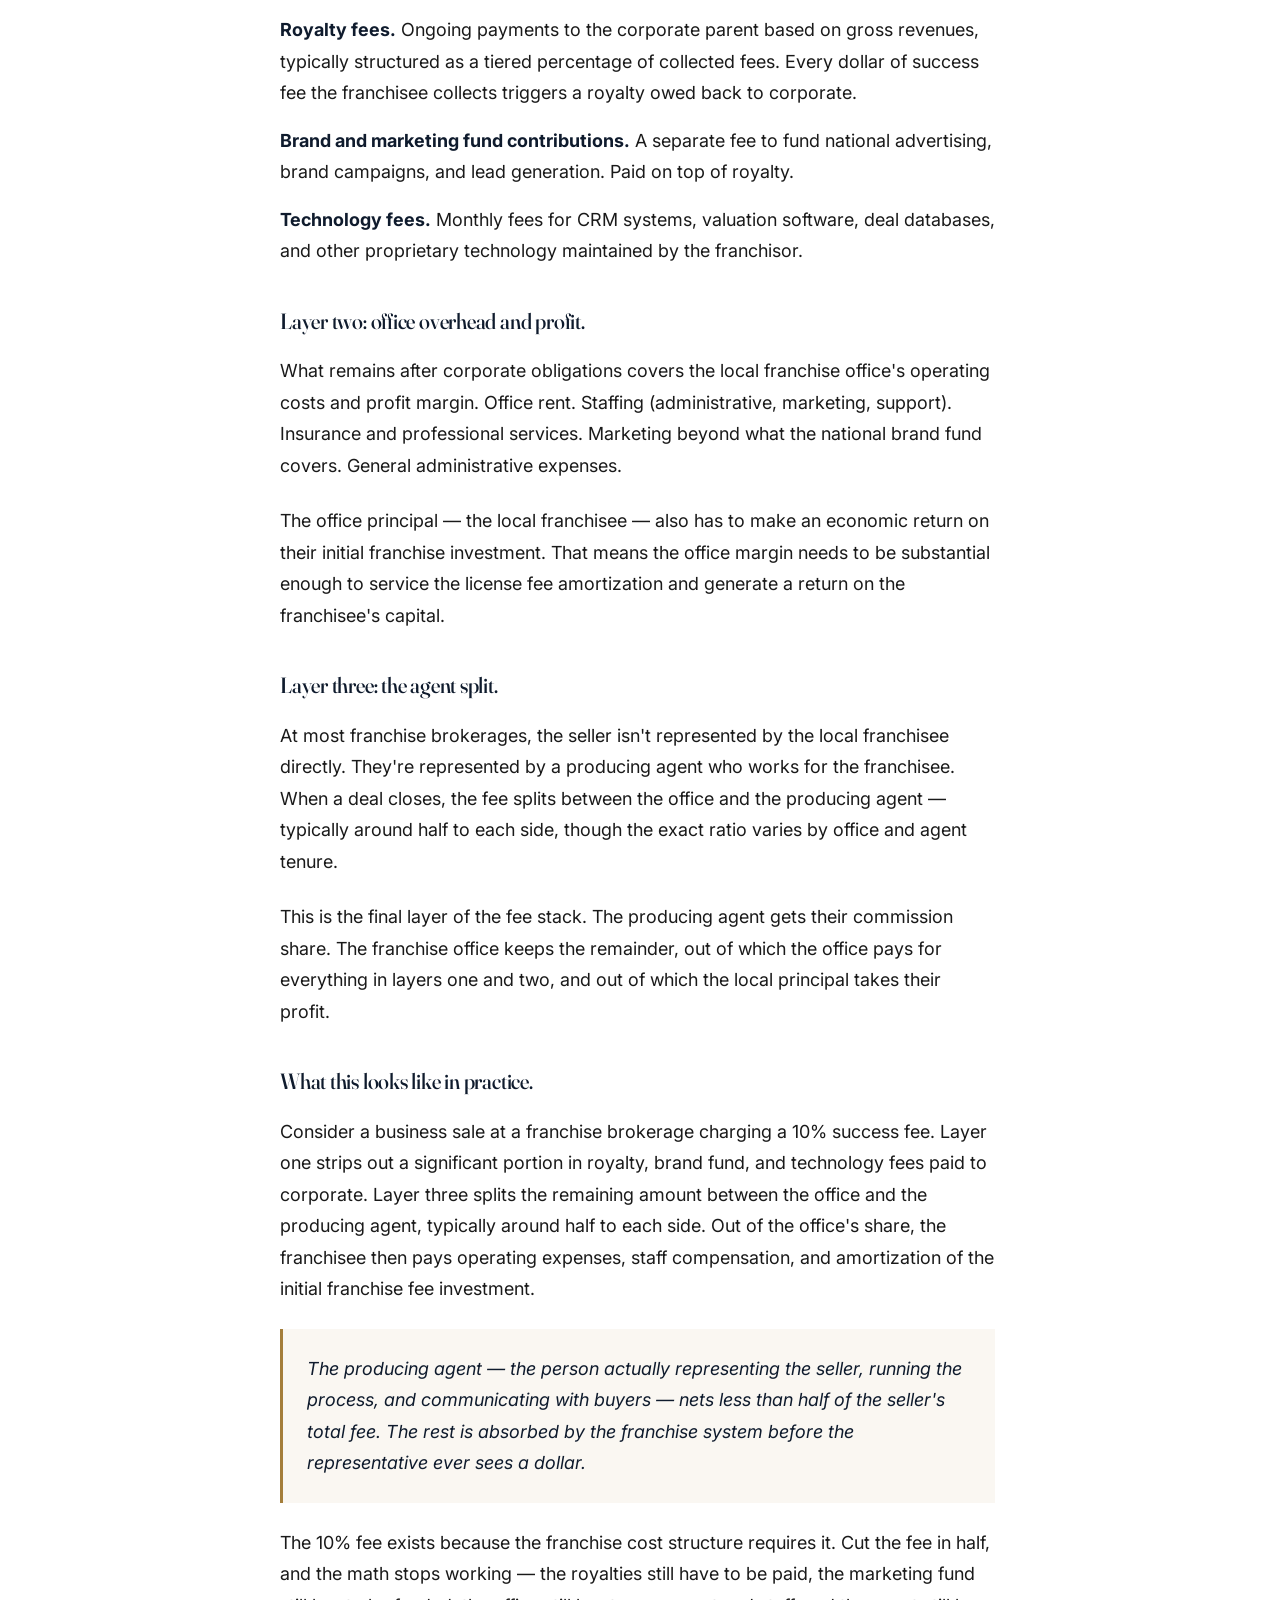
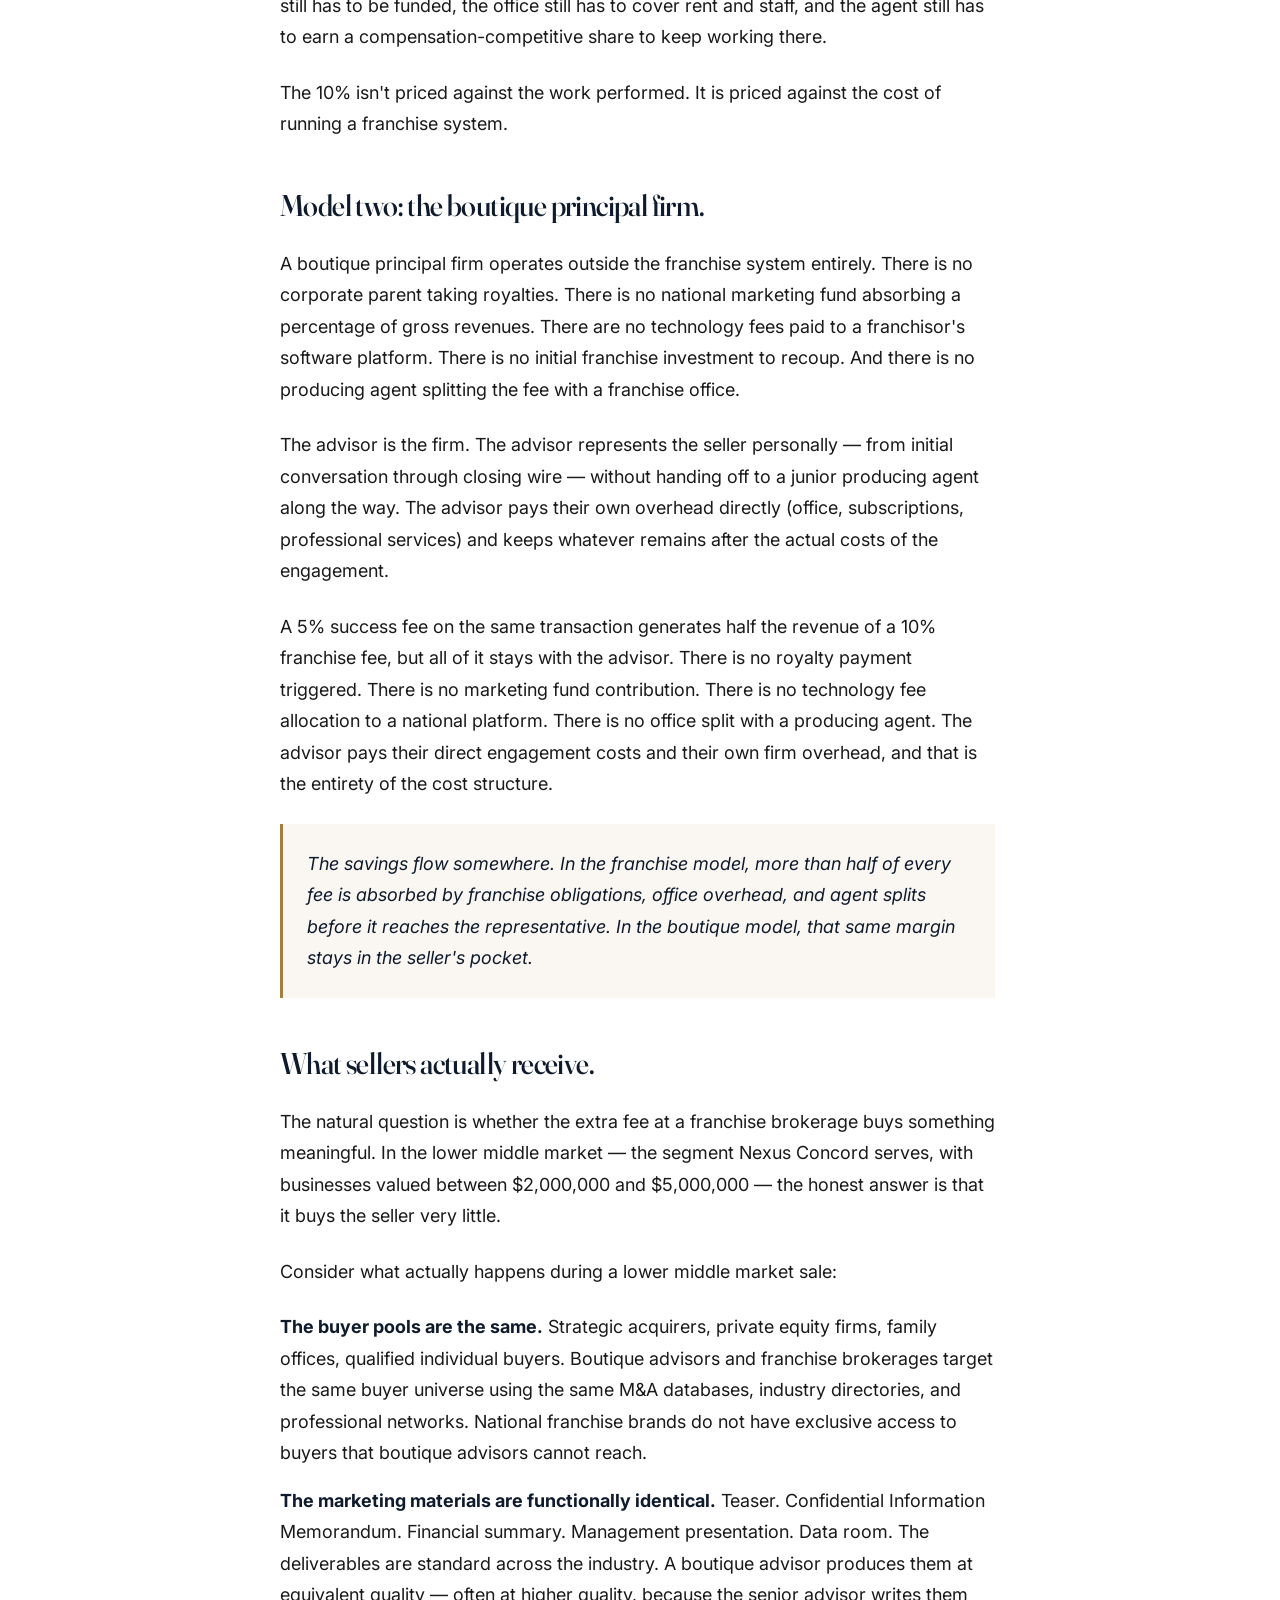
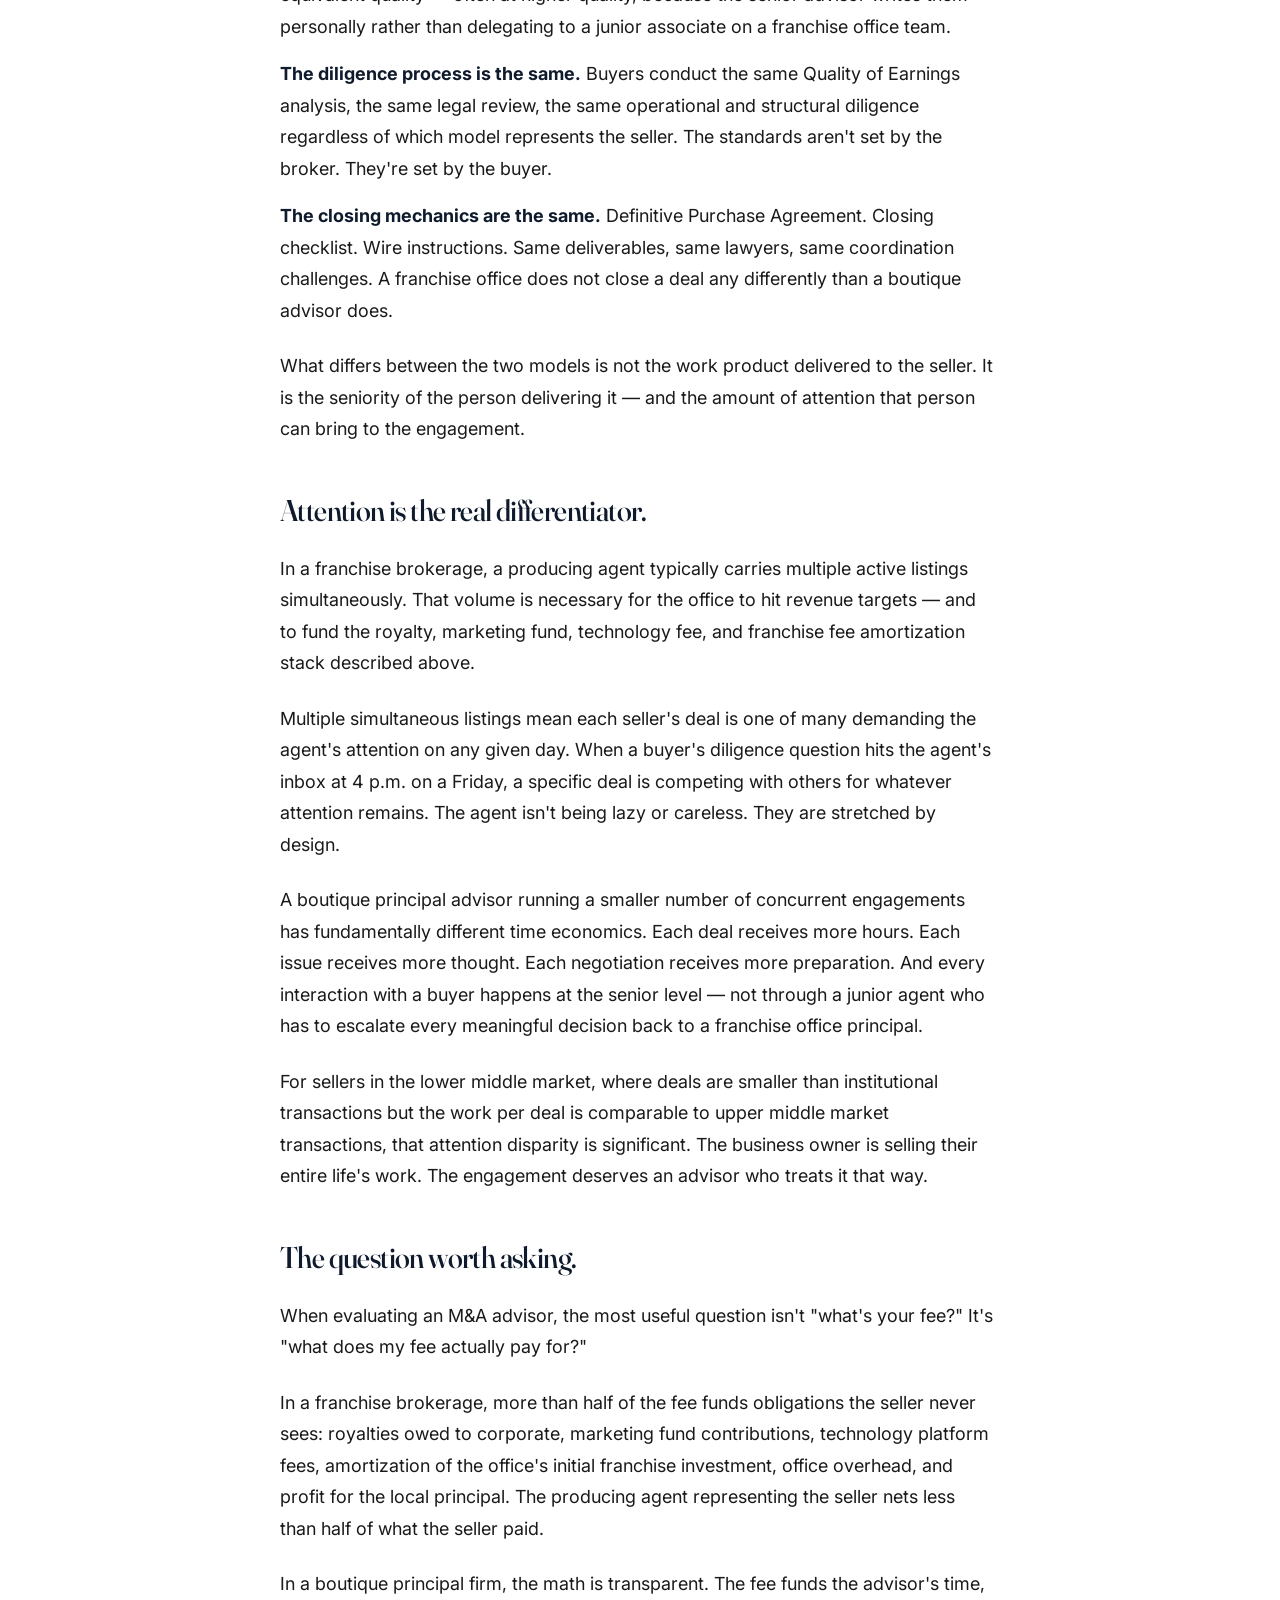
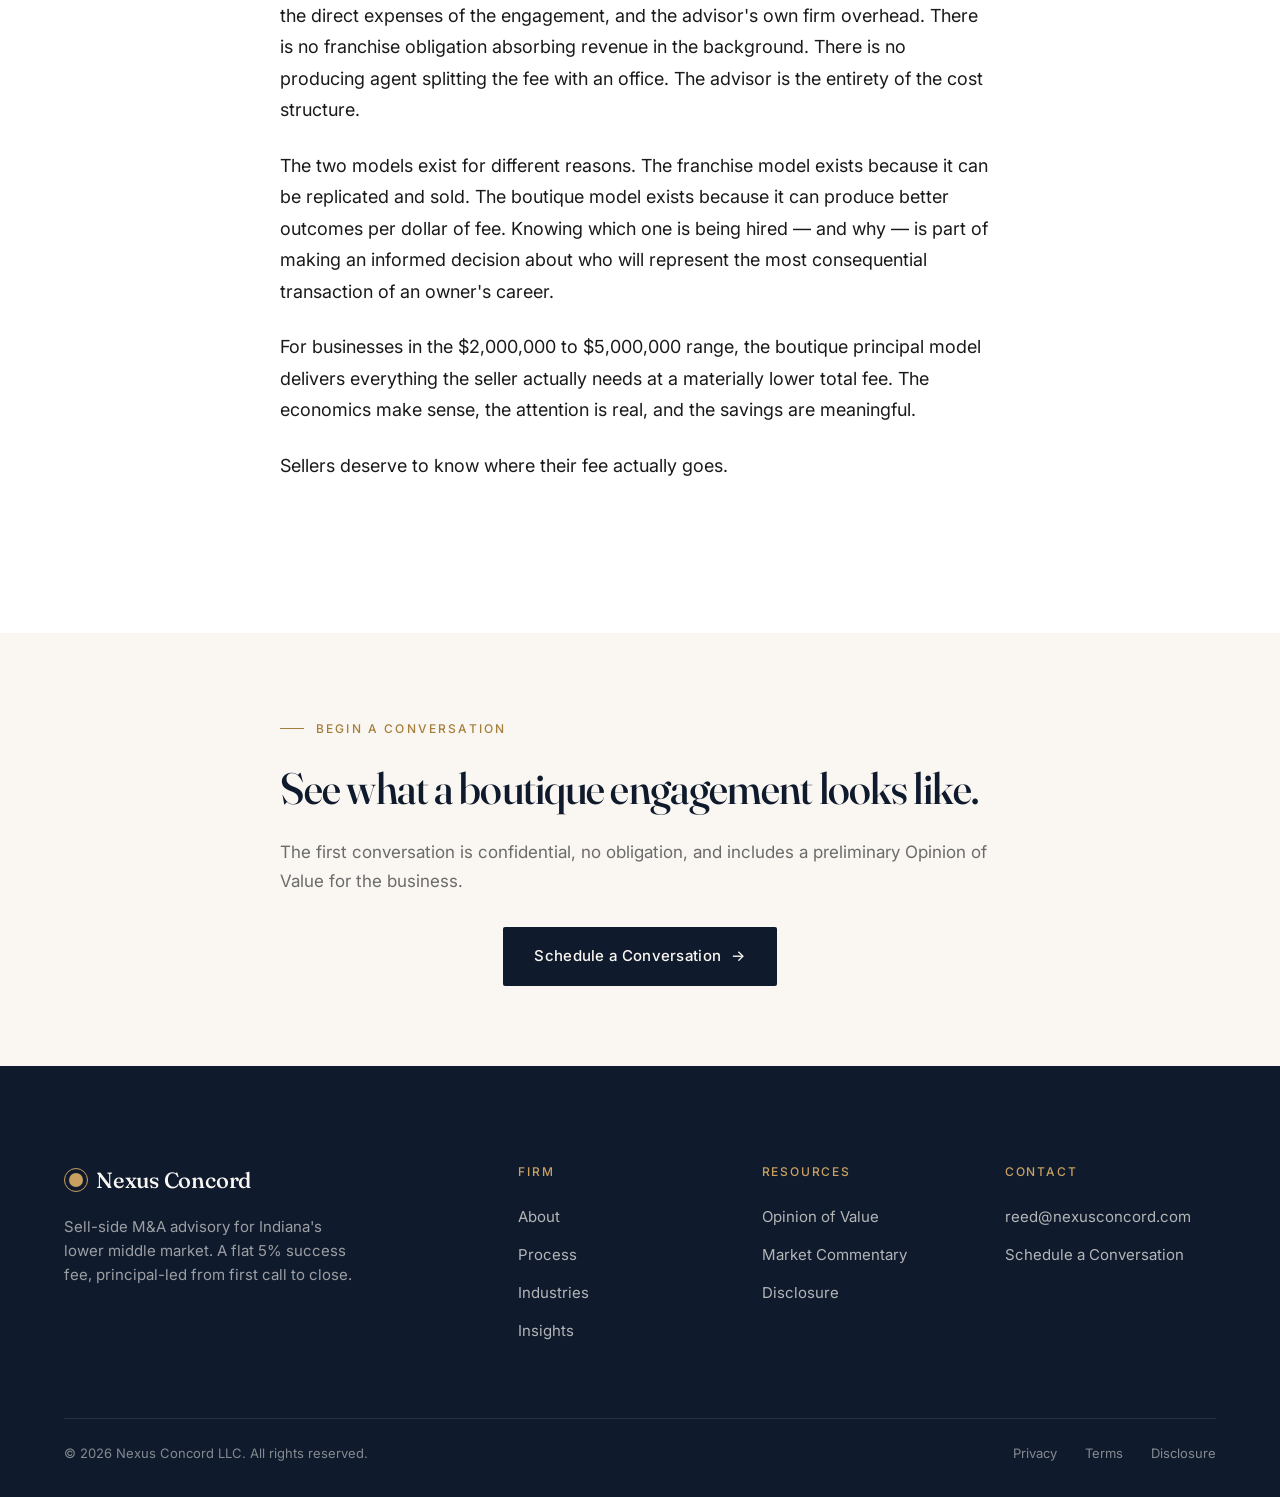
<file: insights/boutique-vs-scale-out.html>
<!DOCTYPE html>
<html lang="en">
<head>
<meta charset="UTF-8">
<meta name="viewport" content="width=device-width, initial-scale=1.0">
<title>Boutique vs. Scale-Out: How Two M&A Brokerage Models Differ — Nexus Concord</title>
<meta name="description" content="Why do some M&A brokers charge 10% while others charge 5%? The answer isn't service quality — it's franchise economics. Here's where the extra fee actually goes.">
<meta property="og:title" content="Boutique vs. Scale-Out: How Two M&A Brokerage Models Differ — Nexus Concord">
<meta property="og:description" content="Why do some M&A brokers charge 10% while others charge 5%? The answer isn't service quality — it's franchise economics.">
<meta property="og:type" content="website">
<link rel="preconnect" href="https://fonts.googleapis.com">
<link rel="preconnect" href="https://fonts.gstatic.com" crossorigin>
<link href="https://fonts.googleapis.com/css2?family=Fraunces:opsz,wght@9..144,400;9..144,500;9..144,600&family=Inter:wght@400;500;600&display=swap" rel="stylesheet">
<link rel="stylesheet" href="../styles.css">
</head>
<body>

<nav class="nav" id="nav">
  <div class="nav-inner">
    <a href="../index.html" class="logo">
      <span class="logo-mark"></span>
      <span>Nexus Concord</span>
    </a>
    <ul class="nav-links">
      <li><a href="../about.html">About</a></li>
      <li><a href="../process.html">Process</a></li>
      <li><a href="../industries.html">Industries</a></li>
      <li><a href="../insights.html" class="active">Insights</a></li>
    </ul>
    <a href="../contact.html" class="btn btn-primary nav-cta">
      Schedule a Conversation
      <span class="btn-arrow">→</span>
    </a>
    <button class="menu-toggle" aria-label="Menu" id="menuToggle">
      <span></span><span></span><span></span>
    </button>
  </div>
</nav>

<div class="mobile-menu" id="mobileMenu">
  <a href="../about.html">About</a>
  <a href="../process.html">Process</a>
  <a href="../industries.html">Industries</a>
  <a href="../insights.html">Insights</a>
  <a href="../contact.html" class="btn btn-primary">Schedule a Conversation</a>
</div>

<section style="padding-top: calc(var(--space-3xl) + 2rem); padding-bottom: var(--space-lg); background: var(--cream); border-bottom: 1px solid var(--border);">
  <div class="container">
    <div style="max-width: 720px; margin: 0 auto;">
      <a href="../insights.html" style="font-size: 0.875rem; color: var(--text-muted); display: inline-flex; align-items: center; gap: 0.5rem; margin-bottom: 2rem;">
        <span>←</span> Back to Insights
      </a>
      <div style="display: flex; gap: 1rem; align-items: center; margin-bottom: 1.5rem; font-size: 0.8125rem; color: var(--text-muted); letter-spacing: 0.05em;">
        <span style="color: var(--brass); font-weight: 500; text-transform: uppercase; letter-spacing: 0.15em;">Process Insights</span>
        <span>•</span>
        <span>7 min read</span>
      </div>
      <h1 style="margin-bottom: 1.5rem; font-size: clamp(2.25rem, 4vw, 3.25rem); line-height: 1.1;">Boutique vs. scale-out: how two M&amp;A brokerage models differ.</h1>
      <p style="font-size: 1.125rem; line-height: 1.6; color: var(--text-muted);">Why do some M&amp;A brokers charge 10% while others charge 5%? The answer isn't service quality — it's franchise economics. Here's where the extra fee actually goes.</p>
      <div style="margin-top: 2rem; display: flex; align-items: center; gap: 1rem; font-size: 0.875rem; color: var(--text-muted);">
        <div style="width: 2.5rem; height: 2.5rem; background: var(--cream-warm); border: 1px solid var(--border); border-radius: 50%;"></div>
        <div>
          <div style="color: var(--navy); font-weight: 500;">Paul Reed</div>
          <div>Published Q2 2026</div>
        </div>
      </div>
    </div>
  </div>
</section>

<section style="background: var(--white); border-top: 1px solid var(--border); padding: var(--space-2xl) 0;">
  <div class="container">
    <article style="max-width: 720px; margin: 0 auto; font-size: 1.125rem; line-height: 1.75; color: var(--text);">

      <p style="margin-bottom: 1.5rem;">It's one of the most common questions Nexus Concord gets from Indiana business owners during initial conversations: "If most brokers charge 10%, how does your firm operate at 5%?"</p>

      <p style="margin-bottom: 1.5rem;">It's a fair question. And the honest answer reveals something most sellers never learn until after they've signed a listing agreement: the difference between a 10% fee and a 5% fee isn't a difference in the work performed. It's a difference in who else gets paid before the advisor.</p>

      <h2 style="font-family: 'Fraunces', serif; font-size: 1.875rem; color: var(--navy); margin: 3rem 0 1.5rem; line-height: 1.2;">Model one: the franchise brokerage.</h2>

      <p style="margin-bottom: 1.5rem;">Most business brokerages operate as franchise operations. Several national franchise networks dominate the industry, with local franchisees operating under a licensed brand in exchange for ongoing payments back to the corporate parent.</p>

      <p style="margin-bottom: 1.5rem;">The franchise structure comes with a defined cost stack. The seller's success fee has to fund all of it before a dollar reaches the person actually representing them.</p>

      <h3 style="font-family: 'Fraunces', serif; font-size: 1.375rem; color: var(--navy); margin: 2.5rem 0 1.25rem; line-height: 1.3;">Layer one: corporate franchise obligations.</h3>

      <p style="margin-bottom: 1.5rem;">Before any money reaches the local office, the franchisee owes several categories of payment back to corporate:</p>

      <p style="margin-bottom: 1rem;"><strong style="color: var(--navy);">Initial franchise fee.</strong> A substantial one-time payment made before opening &mdash; effectively a license to operate under the brand &mdash; that has to be recouped over time from the fees the franchisee collects.</p>

      <p style="margin-bottom: 1rem;"><strong style="color: var(--navy);">Royalty fees.</strong> Ongoing payments to the corporate parent based on gross revenues, typically structured as a tiered percentage of collected fees. Every dollar of success fee the franchisee collects triggers a royalty owed back to corporate.</p>

      <p style="margin-bottom: 1rem;"><strong style="color: var(--navy);">Brand and marketing fund contributions.</strong> A separate fee to fund national advertising, brand campaigns, and lead generation. Paid on top of royalty.</p>

      <p style="margin-bottom: 1.5rem;"><strong style="color: var(--navy);">Technology fees.</strong> Monthly fees for CRM systems, valuation software, deal databases, and other proprietary technology maintained by the franchisor.</p>

      <h3 style="font-family: 'Fraunces', serif; font-size: 1.375rem; color: var(--navy); margin: 2.5rem 0 1.25rem; line-height: 1.3;">Layer two: office overhead and profit.</h3>

      <p style="margin-bottom: 1.5rem;">What remains after corporate obligations covers the local franchise office's operating costs and profit margin. Office rent. Staffing (administrative, marketing, support). Insurance and professional services. Marketing beyond what the national brand fund covers. General administrative expenses.</p>

      <p style="margin-bottom: 1.5rem;">The office principal &mdash; the local franchisee &mdash; also has to make an economic return on their initial franchise investment. That means the office margin needs to be substantial enough to service the license fee amortization and generate a return on the franchisee's capital.</p>

      <h3 style="font-family: 'Fraunces', serif; font-size: 1.375rem; color: var(--navy); margin: 2.5rem 0 1.25rem; line-height: 1.3;">Layer three: the agent split.</h3>

      <p style="margin-bottom: 1.5rem;">At most franchise brokerages, the seller isn't represented by the local franchisee directly. They're represented by a producing agent who works for the franchisee. When a deal closes, the fee splits between the office and the producing agent &mdash; typically around half to each side, though the exact ratio varies by office and agent tenure.</p>

      <p style="margin-bottom: 1.5rem;">This is the final layer of the fee stack. The producing agent gets their commission share. The franchise office keeps the remainder, out of which the office pays for everything in layers one and two, and out of which the local principal takes their profit.</p>

      <h3 style="font-family: 'Fraunces', serif; font-size: 1.375rem; color: var(--navy); margin: 2.5rem 0 1.25rem; line-height: 1.3;">What this looks like in practice.</h3>

      <p style="margin-bottom: 1.5rem;">Consider a business sale at a franchise brokerage charging a 10% success fee. Layer one strips out a significant portion in royalty, brand fund, and technology fees paid to corporate. Layer three splits the remaining amount between the office and the producing agent, typically around half to each side. Out of the office's share, the franchisee then pays operating expenses, staff compensation, and amortization of the initial franchise fee investment.</p>

      <p style="margin-bottom: 1.5rem; padding: 1.5rem; border-left: 3px solid var(--brass); background: var(--cream); font-style: italic; color: var(--navy);">The producing agent &mdash; the person actually representing the seller, running the process, and communicating with buyers &mdash; nets less than half of the seller's total fee. The rest is absorbed by the franchise system before the representative ever sees a dollar.</p>

      <p style="margin-bottom: 1.5rem;">The 10% fee exists because the franchise cost structure requires it. Cut the fee in half, and the math stops working &mdash; the royalties still have to be paid, the marketing fund still has to be funded, the office still has to cover rent and staff, and the agent still has to earn a compensation-competitive share to keep working there.</p>

      <p style="margin-bottom: 1.5rem;">The 10% isn't priced against the work performed. It is priced against the cost of running a franchise system.</p>

      <h2 style="font-family: 'Fraunces', serif; font-size: 1.875rem; color: var(--navy); margin: 3rem 0 1.5rem; line-height: 1.2;">Model two: the boutique principal firm.</h2>

      <p style="margin-bottom: 1.5rem;">A boutique principal firm operates outside the franchise system entirely. There is no corporate parent taking royalties. There is no national marketing fund absorbing a percentage of gross revenues. There are no technology fees paid to a franchisor's software platform. There is no initial franchise investment to recoup. And there is no producing agent splitting the fee with a franchise office.</p>

      <p style="margin-bottom: 1.5rem;">The advisor is the firm. The advisor represents the seller personally &mdash; from initial conversation through closing wire &mdash; without handing off to a junior producing agent along the way. The advisor pays their own overhead directly (office, subscriptions, professional services) and keeps whatever remains after the actual costs of the engagement.</p>

      <p style="margin-bottom: 1.5rem;">A 5% success fee on the same transaction generates half the revenue of a 10% franchise fee, but all of it stays with the advisor. There is no royalty payment triggered. There is no marketing fund contribution. There is no technology fee allocation to a national platform. There is no office split with a producing agent. The advisor pays their direct engagement costs and their own firm overhead, and that is the entirety of the cost structure.</p>

      <p style="margin-bottom: 1.5rem; padding: 1.5rem; border-left: 3px solid var(--brass); background: var(--cream); font-style: italic; color: var(--navy);">The savings flow somewhere. In the franchise model, more than half of every fee is absorbed by franchise obligations, office overhead, and agent splits before it reaches the representative. In the boutique model, that same margin stays in the seller's pocket.</p>

      <h2 style="font-family: 'Fraunces', serif; font-size: 1.875rem; color: var(--navy); margin: 3rem 0 1.5rem; line-height: 1.2;">What sellers actually receive.</h2>

      <p style="margin-bottom: 1.5rem;">The natural question is whether the extra fee at a franchise brokerage buys something meaningful. In the lower middle market &mdash; the segment Nexus Concord serves, with businesses valued between $2,000,000 and $5,000,000 &mdash; the honest answer is that it buys the seller very little.</p>

      <p style="margin-bottom: 1.5rem;">Consider what actually happens during a lower middle market sale:</p>

      <p style="margin-bottom: 1rem;"><strong style="color: var(--navy);">The buyer pools are the same.</strong> Strategic acquirers, private equity firms, family offices, qualified individual buyers. Boutique advisors and franchise brokerages target the same buyer universe using the same M&amp;A databases, industry directories, and professional networks. National franchise brands do not have exclusive access to buyers that boutique advisors cannot reach.</p>

      <p style="margin-bottom: 1rem;"><strong style="color: var(--navy);">The marketing materials are functionally identical.</strong> Teaser. Confidential Information Memorandum. Financial summary. Management presentation. Data room. The deliverables are standard across the industry. A boutique advisor produces them at equivalent quality &mdash; often at higher quality, because the senior advisor writes them personally rather than delegating to a junior associate on a franchise office team.</p>

      <p style="margin-bottom: 1rem;"><strong style="color: var(--navy);">The diligence process is the same.</strong> Buyers conduct the same Quality of Earnings analysis, the same legal review, the same operational and structural diligence regardless of which model represents the seller. The standards aren't set by the broker. They're set by the buyer.</p>

      <p style="margin-bottom: 1.5rem;"><strong style="color: var(--navy);">The closing mechanics are the same.</strong> Definitive Purchase Agreement. Closing checklist. Wire instructions. Same deliverables, same lawyers, same coordination challenges. A franchise office does not close a deal any differently than a boutique advisor does.</p>

      <p style="margin-bottom: 1.5rem;">What differs between the two models is not the work product delivered to the seller. It is the seniority of the person delivering it &mdash; and the amount of attention that person can bring to the engagement.</p>

      <h2 style="font-family: 'Fraunces', serif; font-size: 1.875rem; color: var(--navy); margin: 3rem 0 1.5rem; line-height: 1.2;">Attention is the real differentiator.</h2>

      <p style="margin-bottom: 1.5rem;">In a franchise brokerage, a producing agent typically carries multiple active listings simultaneously. That volume is necessary for the office to hit revenue targets &mdash; and to fund the royalty, marketing fund, technology fee, and franchise fee amortization stack described above.</p>

      <p style="margin-bottom: 1.5rem;">Multiple simultaneous listings mean each seller's deal is one of many demanding the agent's attention on any given day. When a buyer's diligence question hits the agent's inbox at 4 p.m. on a Friday, a specific deal is competing with others for whatever attention remains. The agent isn't being lazy or careless. They are stretched by design.</p>

      <p style="margin-bottom: 1.5rem;">A boutique principal advisor running a smaller number of concurrent engagements has fundamentally different time economics. Each deal receives more hours. Each issue receives more thought. Each negotiation receives more preparation. And every interaction with a buyer happens at the senior level &mdash; not through a junior agent who has to escalate every meaningful decision back to a franchise office principal.</p>

      <p style="margin-bottom: 1.5rem;">For sellers in the lower middle market, where deals are smaller than institutional transactions but the work per deal is comparable to upper middle market transactions, that attention disparity is significant. The business owner is selling their entire life's work. The engagement deserves an advisor who treats it that way.</p>

      <h2 style="font-family: 'Fraunces', serif; font-size: 1.875rem; color: var(--navy); margin: 3rem 0 1.5rem; line-height: 1.2;">The question worth asking.</h2>

      <p style="margin-bottom: 1.5rem;">When evaluating an M&amp;A advisor, the most useful question isn't "what's your fee?" It's "what does my fee actually pay for?"</p>

      <p style="margin-bottom: 1.5rem;">In a franchise brokerage, more than half of the fee funds obligations the seller never sees: royalties owed to corporate, marketing fund contributions, technology platform fees, amortization of the office's initial franchise investment, office overhead, and profit for the local principal. The producing agent representing the seller nets less than half of what the seller paid.</p>

      <p style="margin-bottom: 1.5rem;">In a boutique principal firm, the math is transparent. The fee funds the advisor's time, the direct expenses of the engagement, and the advisor's own firm overhead. There is no franchise obligation absorbing revenue in the background. There is no producing agent splitting the fee with an office. The advisor is the entirety of the cost structure.</p>

      <p style="margin-bottom: 1.5rem;">The two models exist for different reasons. The franchise model exists because it can be replicated and sold. The boutique model exists because it can produce better outcomes per dollar of fee. Knowing which one is being hired &mdash; and why &mdash; is part of making an informed decision about who will represent the most consequential transaction of an owner's career.</p>

      <p style="margin-bottom: 1.5rem;">For businesses in the $2,000,000 to $5,000,000 range, the boutique principal model delivers everything the seller actually needs at a materially lower total fee. The economics make sense, the attention is real, and the savings are meaningful.</p>

      <p style="margin-bottom: 1.5rem;">Sellers deserve to know where their fee actually goes.</p>

    </article>
  </div>
</section>

<section style="background: var(--cream); padding: 5rem 2rem;">
  <div style="max-width: 720px; margin: 0 auto;" class="reveal">
    <span class="eyebrow" style="color: var(--brass); display: inline-block; margin-bottom: 1.5rem;">Begin a Conversation</span>
    <h2 style="color: var(--navy); margin-bottom: 1.5rem; font-size: clamp(2rem, 4vw, 2.75rem); line-height: 1.15;">See what a boutique engagement looks like.</h2>
    <p style="color: var(--text-muted); font-size: 1.0625rem; line-height: 1.7; margin-bottom: 2rem;">The first conversation is confidential, no obligation, and includes a preliminary Opinion of Value for the business.</p>
    <div style="text-align: center;">
      <a href="../contact.html" class="btn btn-primary">Schedule a Conversation <span class="btn-arrow">&rarr;</span></a>
    </div>
  </div>
</section>
  
<footer>
  <div class="container">
    <div class="footer-grid">
      <div class="footer-brand">
        <a href="../index.html" class="logo"><span class="logo-mark"></span><span>Nexus Concord</span></a>
        <p>Sell-side M&amp;A advisory for Indiana's lower middle market. A flat 5% success fee, principal-led from first call to close.</p>
      </div>
      <div class="footer-col">
        <h4>Firm</h4>
        <ul>
          <li><a href="../about.html">About</a></li>
          <li><a href="../process.html">Process</a></li>
          <li><a href="../industries.html">Industries</a></li>
          <li><a href="../insights.html">Insights</a></li>
        </ul>
      </div>
      <div class="footer-col">
        <h4>Resources</h4>
        <ul>
          <li><a href="../contact.html">Opinion of Value</a></li>
          <li><a href="../insights.html">Market Commentary</a></li>
          <li><a href="../disclosure.html">Disclosure</a></li>
        </ul>
      </div>
      <div class="footer-col">
        <h4>Contact</h4>
        <ul>
          <li><a href="mailto:reed@nexusconcord.com">reed@nexusconcord.com</a></li>
          <li><a href="../contact.html">Schedule a Conversation</a></li>
        </ul>
      </div>
    </div>
    <div class="footer-bottom">
      <div>© 2026 Nexus Concord LLC. All rights reserved.</div>
      <div class="footer-legal">
        <a href="../privacy.html">Privacy</a>
        <a href="../terms.html">Terms</a>
        <a href="../disclosure.html">Disclosure</a>
      </div>
    </div>
  </div>
</footer>

<script>
  const nav = document.getElementById('nav');
  window.addEventListener('scroll', () => {
    if (window.scrollY > 20) nav.classList.add('scrolled');
    else nav.classList.remove('scrolled');
  });

  const io = new IntersectionObserver((entries) => {
    entries.forEach((entry) => {
      if (entry.isIntersecting) { entry.target.classList.add('visible'); io.unobserve(entry.target); }
    });
  }, { threshold: 0.12, rootMargin: '0px 0px -60px 0px' });
  document.querySelectorAll('.reveal').forEach(el => io.observe(el));

  const menuToggle = document.getElementById('menuToggle');
  const mobileMenu = document.getElementById('mobileMenu');
  menuToggle?.addEventListener('click', () => mobileMenu.classList.toggle('open'));
  mobileMenu?.querySelectorAll('a').forEach(a => a.addEventListener('click', () => mobileMenu.classList.remove('open')));
</script>

</body>
</html>
</file>
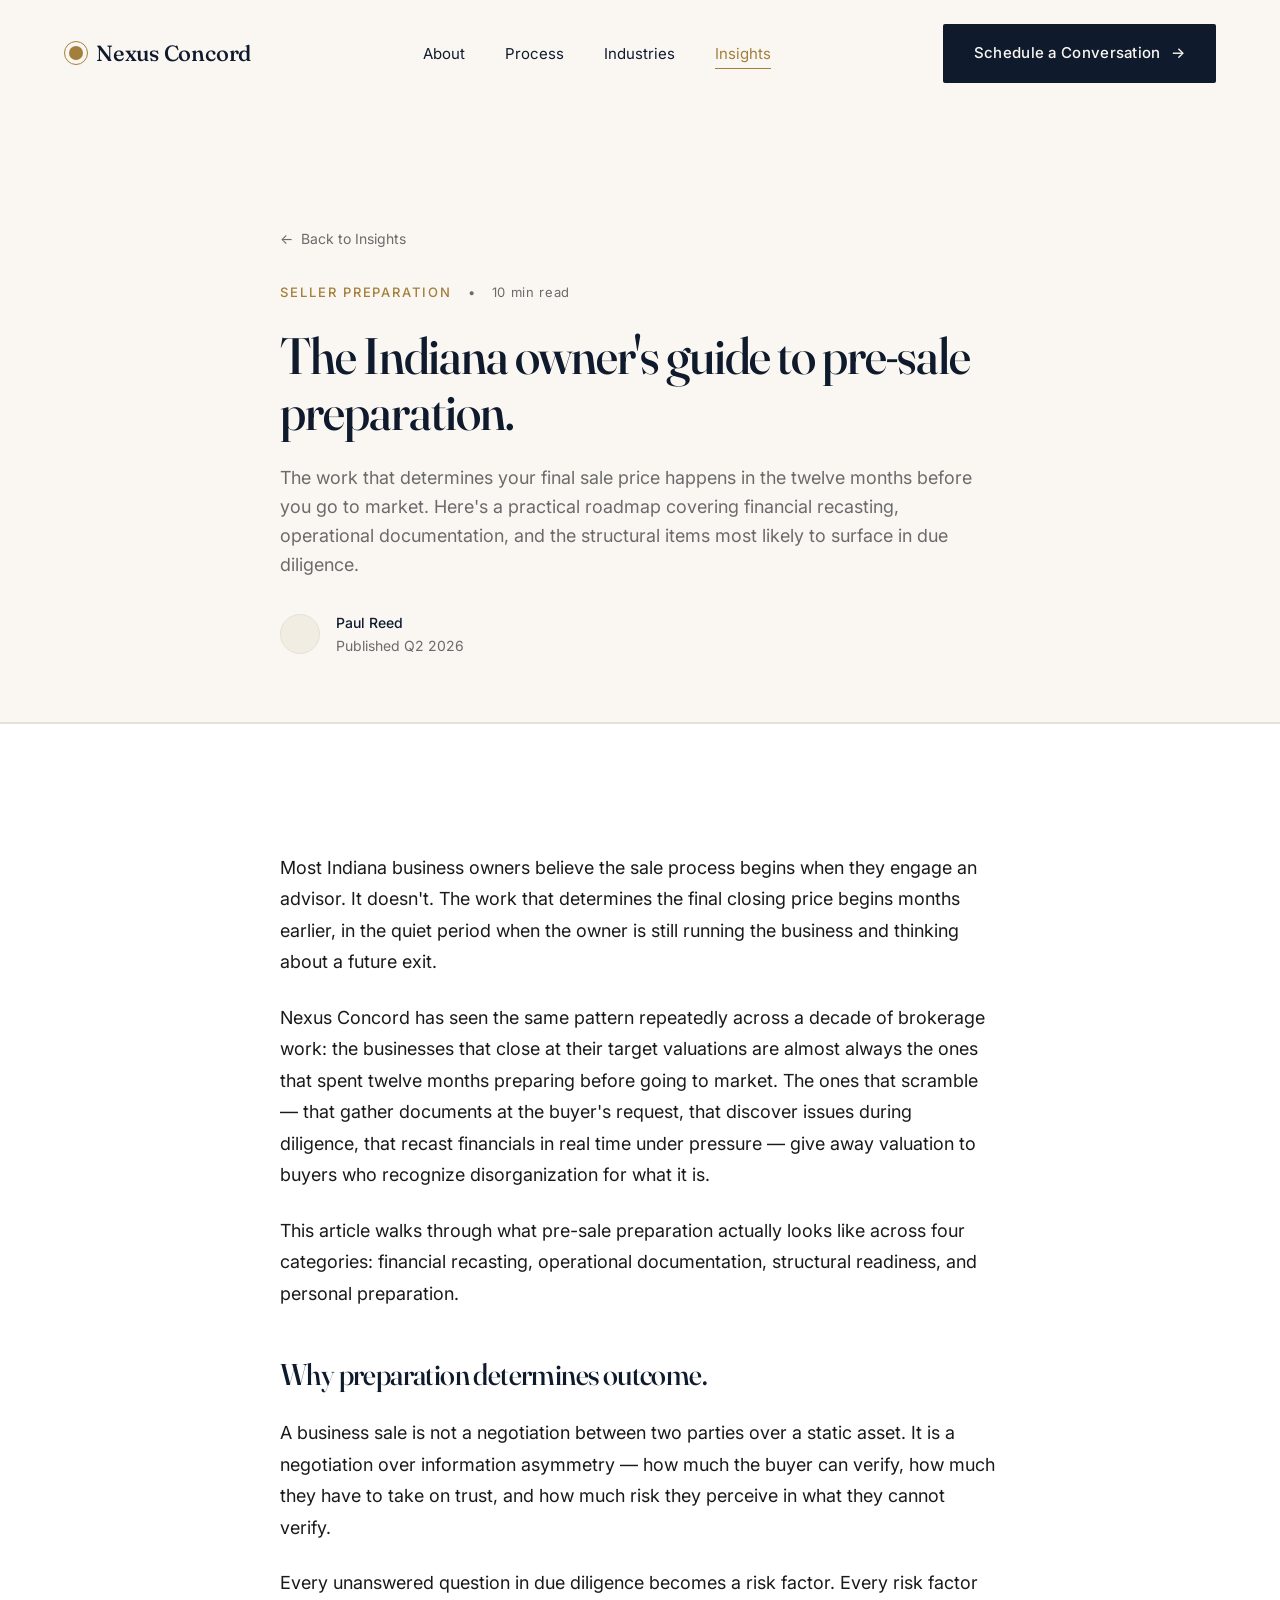
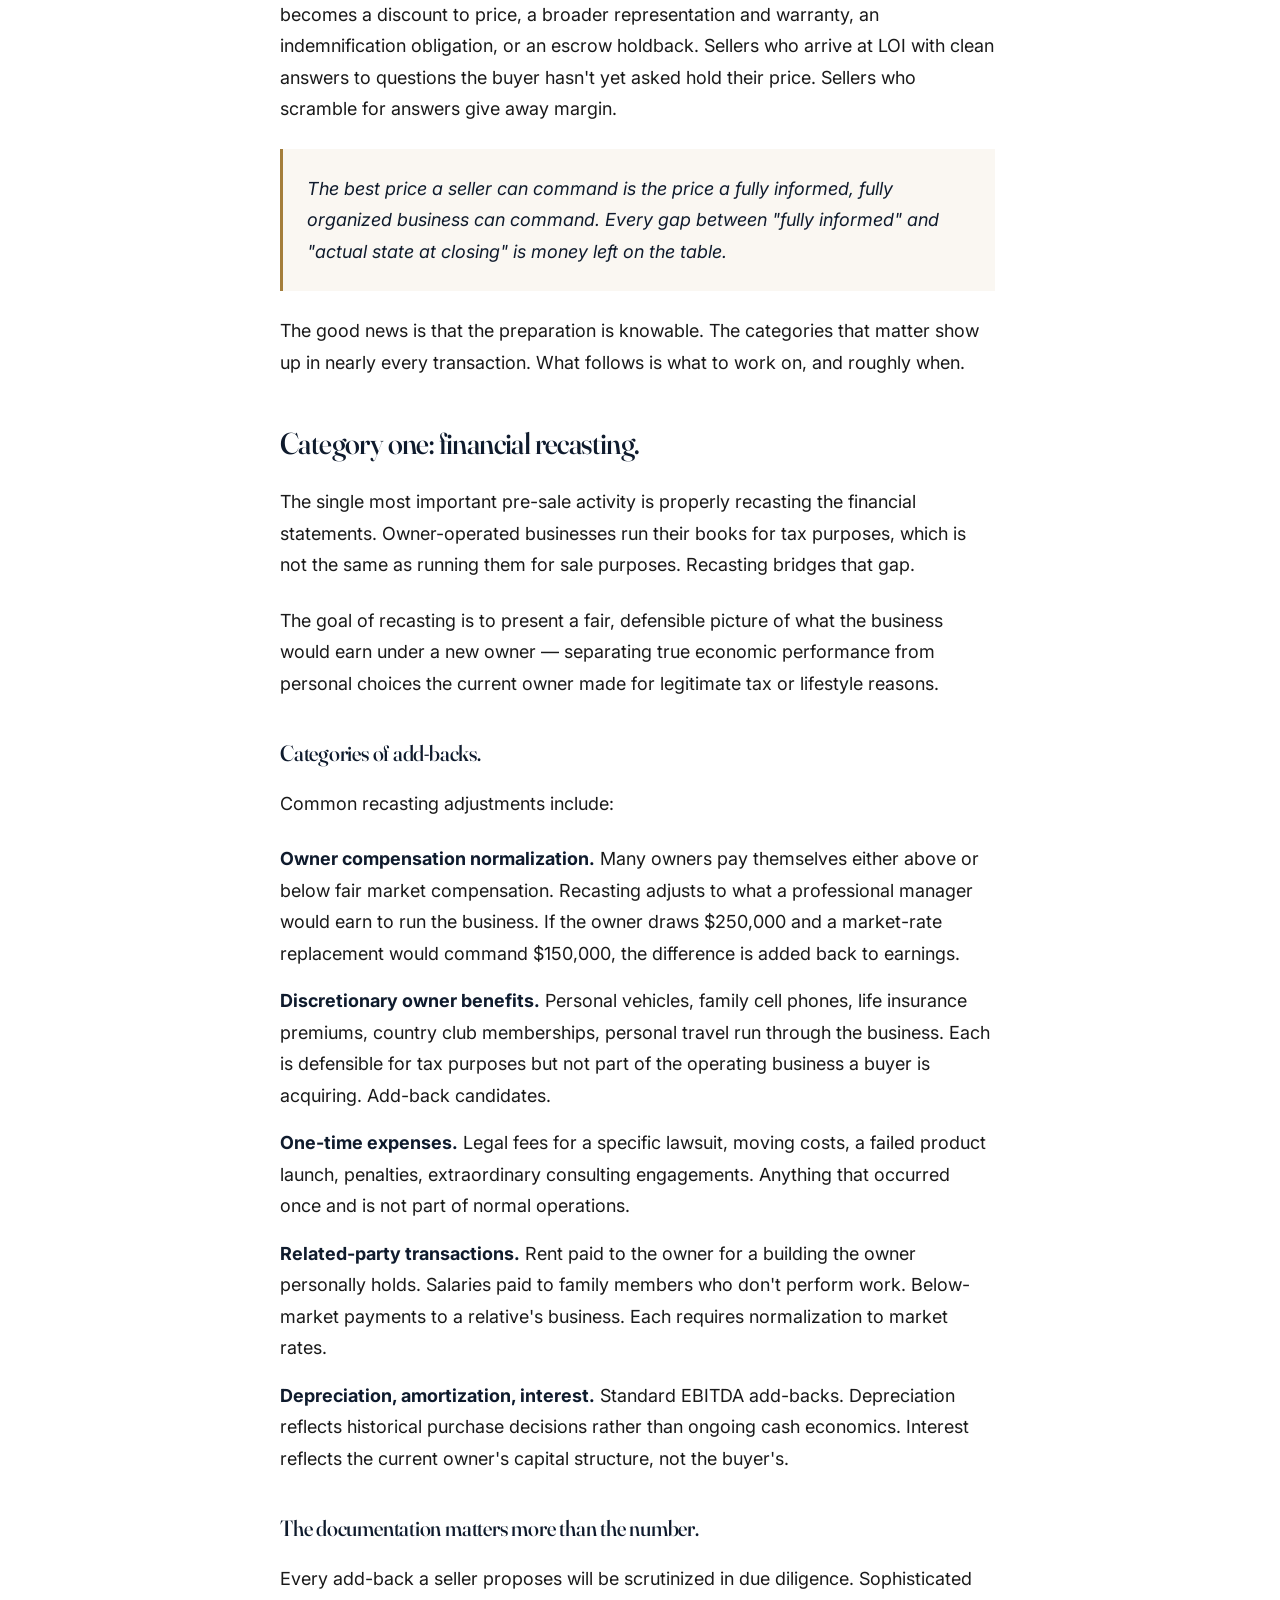
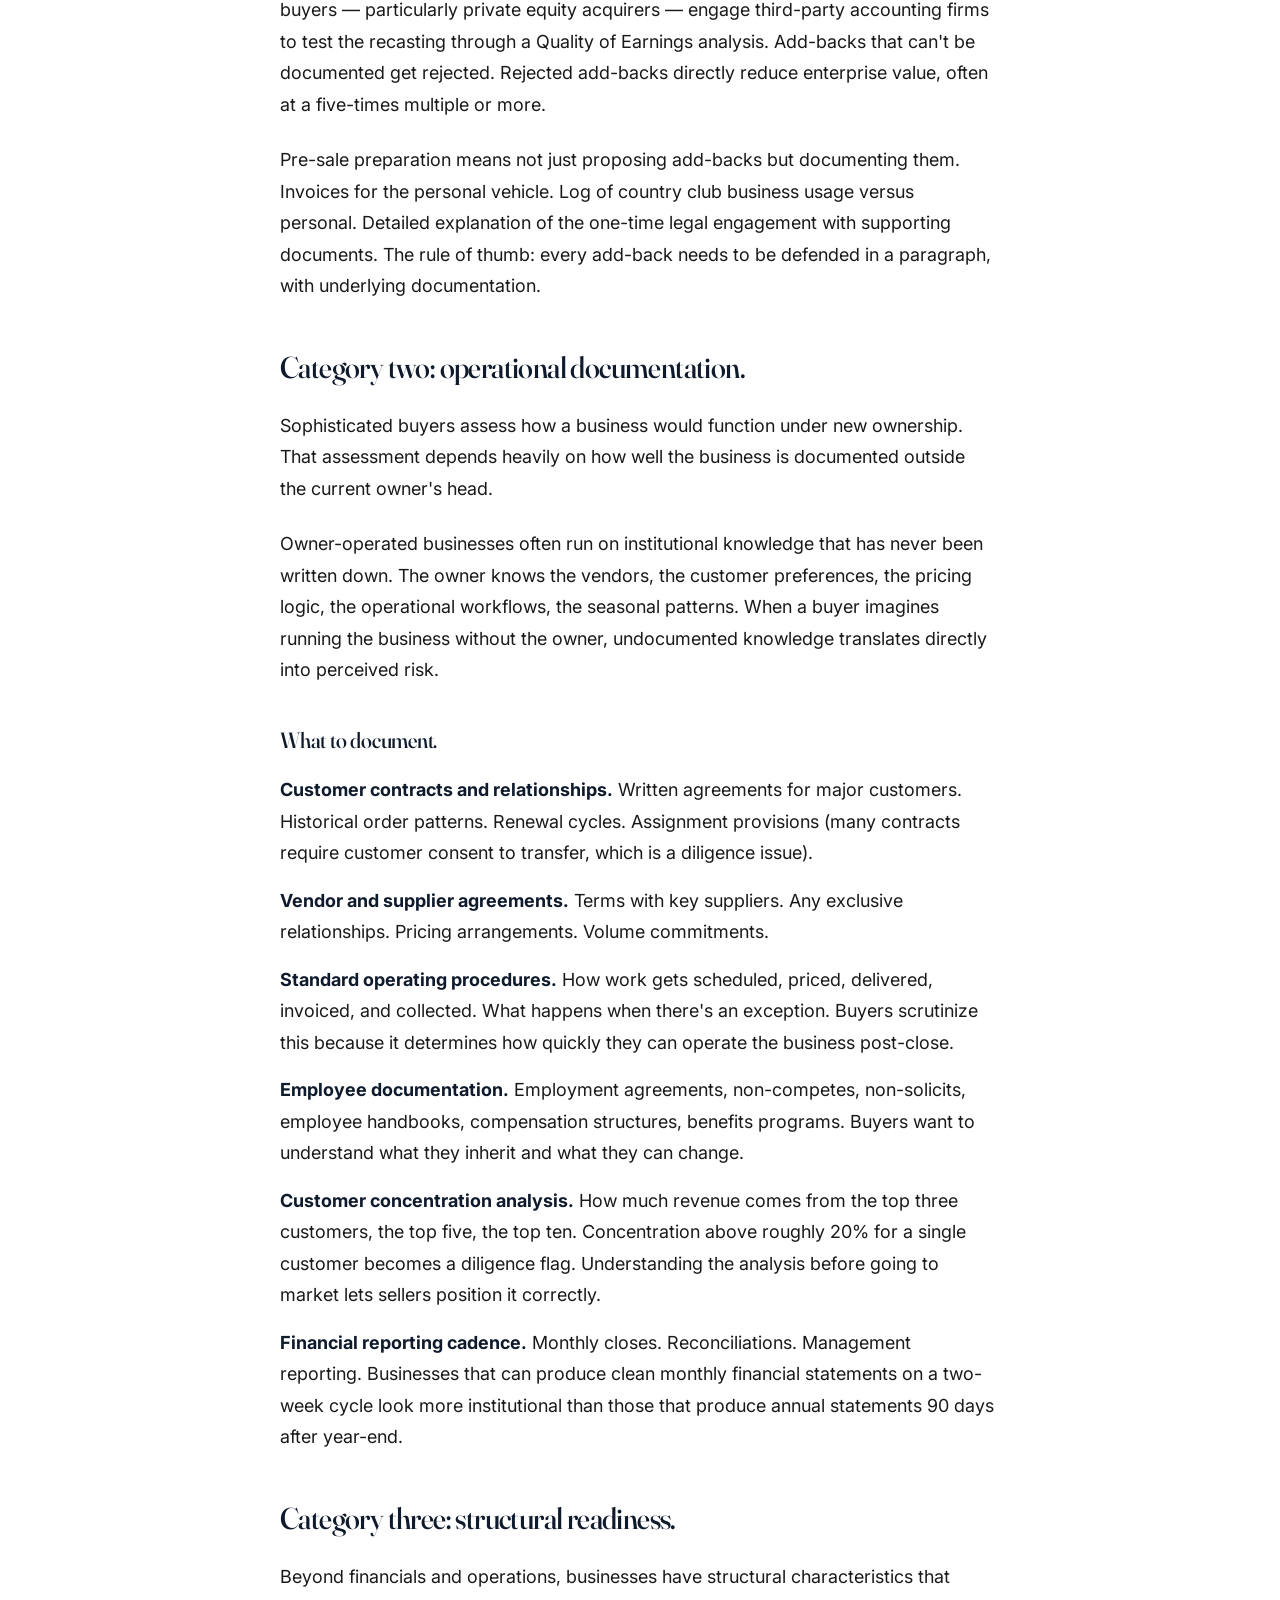
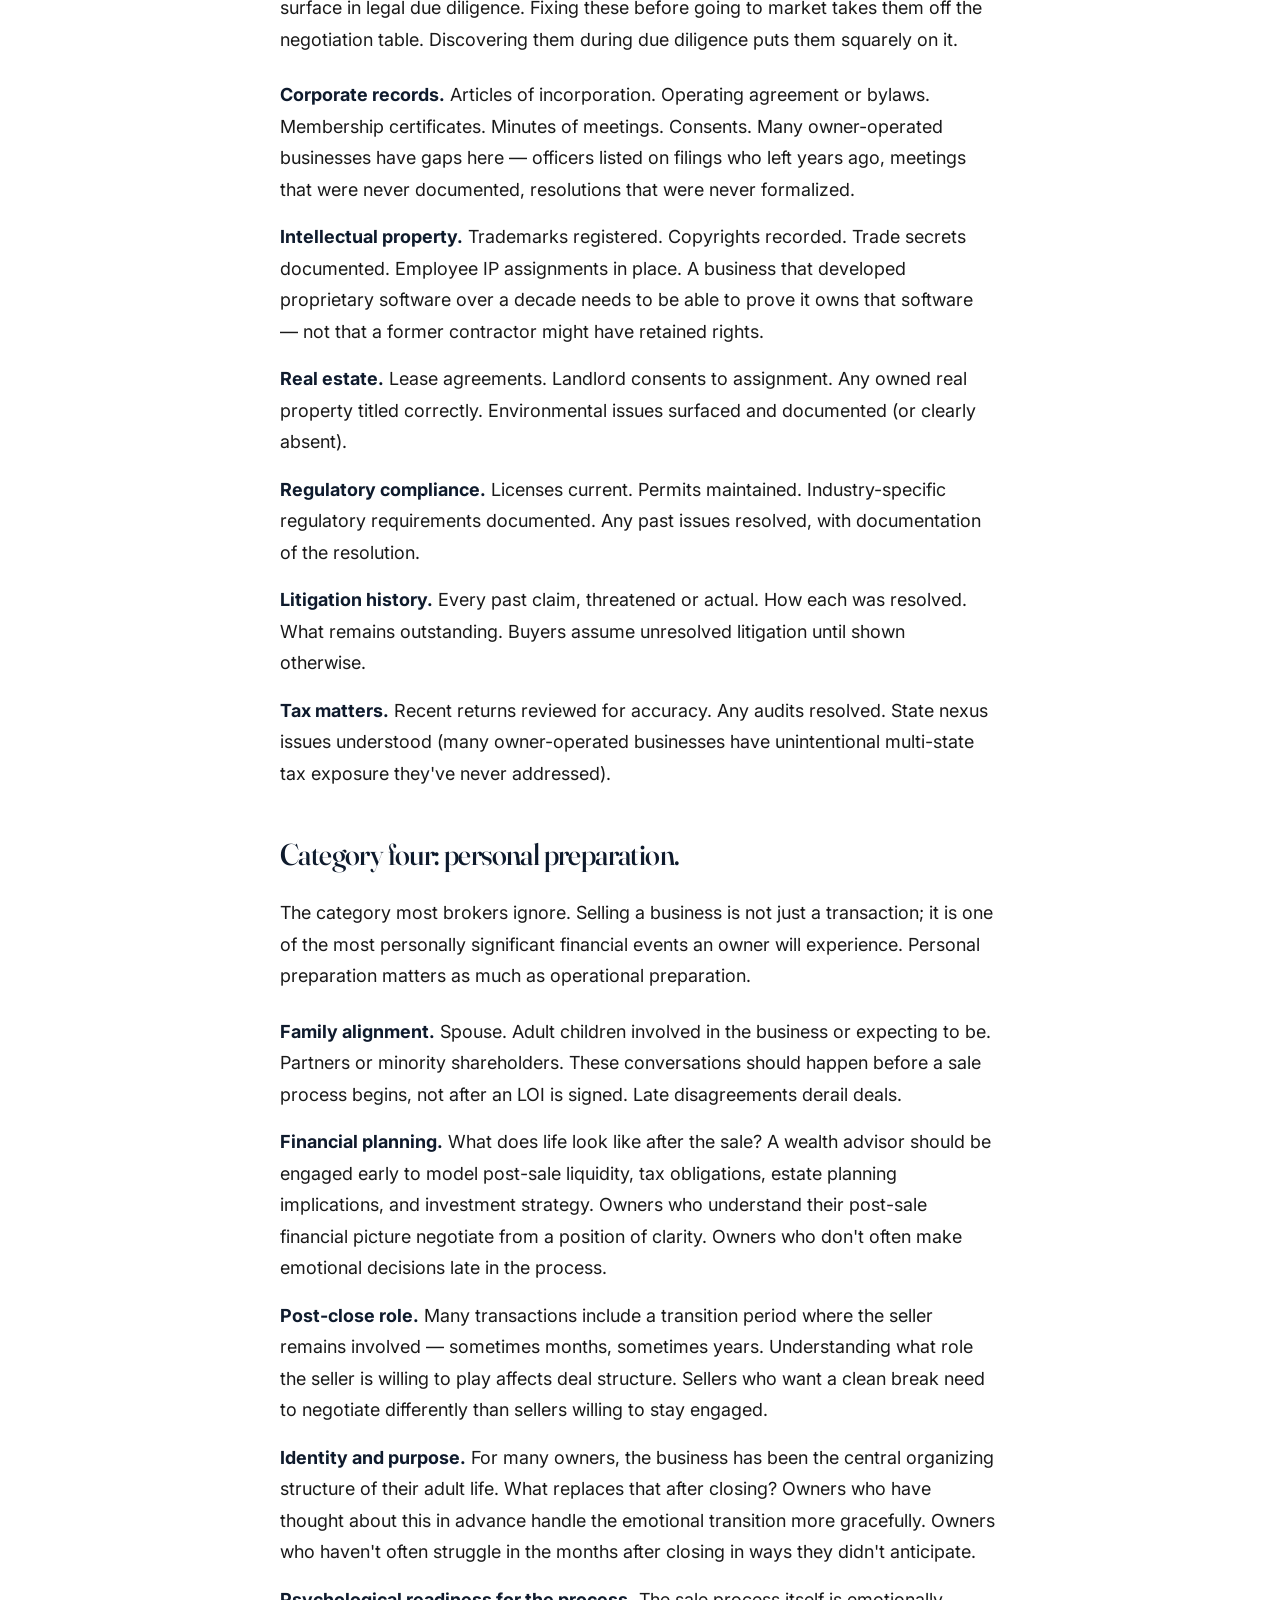
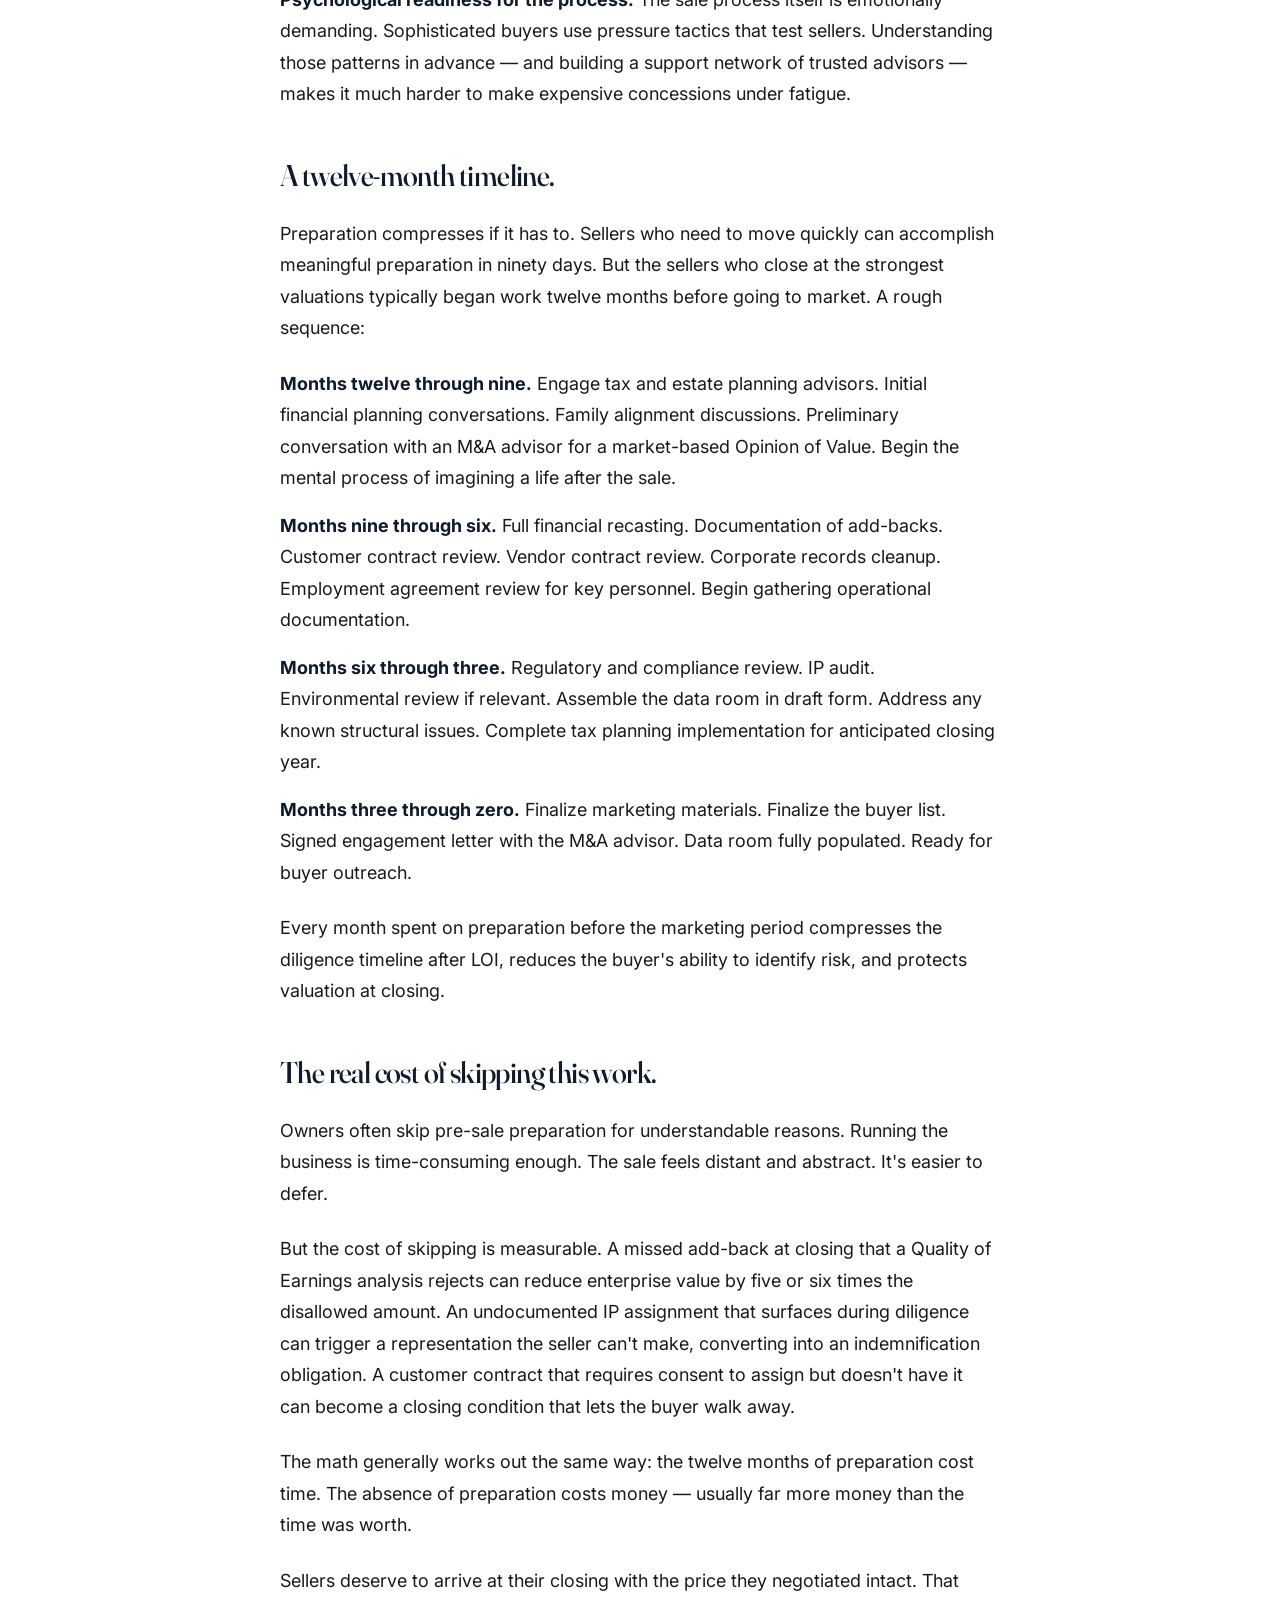
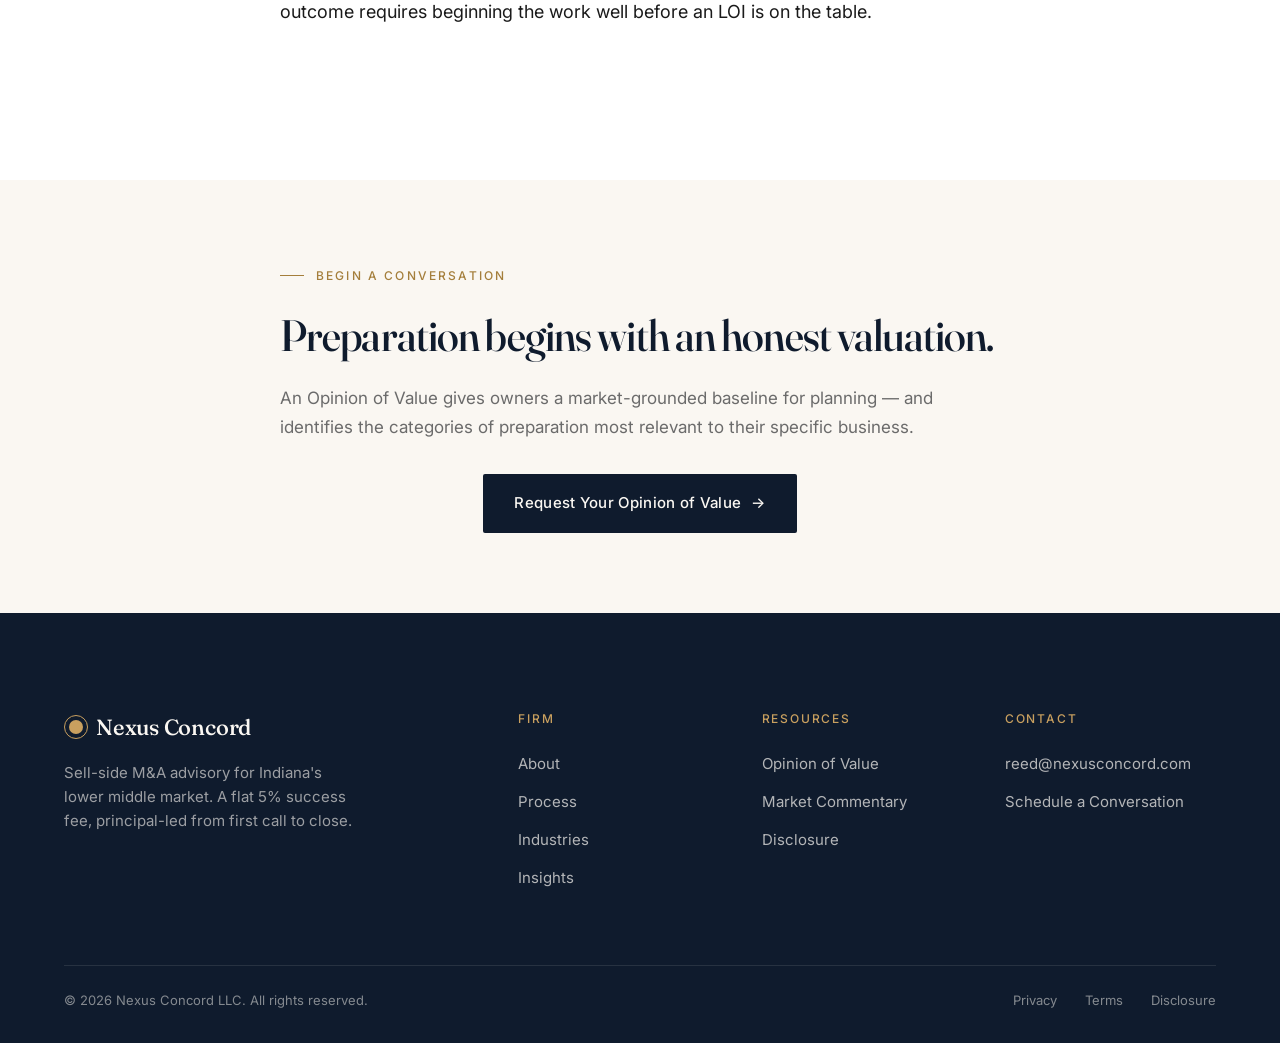
<file: insights/pre-sale-preparation.html>
<!DOCTYPE html>
<html lang="en">
<head>
<meta charset="UTF-8">
<meta name="viewport" content="width=device-width, initial-scale=1.0">
<title>The Indiana Owner's Guide to Pre-Sale Preparation — Nexus Concord</title>
<meta name="description" content="The work that determines your final sale price happens in the twelve months before you go to market. Here's a practical roadmap for Indiana owners contemplating a sale.">
<meta property="og:title" content="The Indiana Owner's Guide to Pre-Sale Preparation — Nexus Concord">
<meta property="og:description" content="The work that determines your final sale price happens in the twelve months before you go to market.">
<meta property="og:type" content="website">
<link rel="preconnect" href="https://fonts.googleapis.com">
<link rel="preconnect" href="https://fonts.gstatic.com" crossorigin>
<link href="https://fonts.googleapis.com/css2?family=Fraunces:opsz,wght@9..144,400;9..144,500;9..144,600&family=Inter:wght@400;500;600&display=swap" rel="stylesheet">
<link rel="stylesheet" href="../styles.css">
</head>
<body>

<nav class="nav" id="nav">
  <div class="nav-inner">
    <a href="../index.html" class="logo">
      <span class="logo-mark"></span>
      <span>Nexus Concord</span>
    </a>
    <ul class="nav-links">
      <li><a href="../about.html">About</a></li>
      <li><a href="../process.html">Process</a></li>
      <li><a href="../industries.html">Industries</a></li>
      <li><a href="../insights.html" class="active">Insights</a></li>
    </ul>
    <a href="../contact.html" class="btn btn-primary nav-cta">
      Schedule a Conversation
      <span class="btn-arrow">→</span>
    </a>
    <button class="menu-toggle" aria-label="Menu" id="menuToggle">
      <span></span><span></span><span></span>
    </button>
  </div>
</nav>

<div class="mobile-menu" id="mobileMenu">
  <a href="../about.html">About</a>
  <a href="../process.html">Process</a>
  <a href="../industries.html">Industries</a>
  <a href="../insights.html">Insights</a>
  <a href="../contact.html" class="btn btn-primary">Schedule a Conversation</a>
</div>

<section style="padding-top: calc(var(--space-3xl) + 2rem); padding-bottom: var(--space-lg); background: var(--cream); border-bottom: 1px solid var(--border);">
  <div class="container">
    <div style="max-width: 720px; margin: 0 auto;">
      <a href="../insights.html" style="font-size: 0.875rem; color: var(--text-muted); display: inline-flex; align-items: center; gap: 0.5rem; margin-bottom: 2rem;">
        <span>←</span> Back to Insights
      </a>
      <div style="display: flex; gap: 1rem; align-items: center; margin-bottom: 1.5rem; font-size: 0.8125rem; color: var(--text-muted); letter-spacing: 0.05em;">
        <span style="color: var(--brass); font-weight: 500; text-transform: uppercase; letter-spacing: 0.15em;">Seller Preparation</span>
        <span>•</span>
        <span>10 min read</span>
      </div>
      <h1 style="margin-bottom: 1.5rem; font-size: clamp(2.25rem, 4vw, 3.25rem); line-height: 1.1;">The Indiana owner's guide to pre-sale preparation.</h1>
      <p style="font-size: 1.125rem; line-height: 1.6; color: var(--text-muted);">The work that determines your final sale price happens in the twelve months before you go to market. Here's a practical roadmap covering financial recasting, operational documentation, and the structural items most likely to surface in due diligence.</p>
      <div style="margin-top: 2rem; display: flex; align-items: center; gap: 1rem; font-size: 0.875rem; color: var(--text-muted);">
        <div style="width: 2.5rem; height: 2.5rem; background: var(--cream-warm); border: 1px solid var(--border); border-radius: 50%;"></div>
        <div>
          <div style="color: var(--navy); font-weight: 500;">Paul Reed</div>
          <div>Published Q2 2026</div>
        </div>
      </div>
    </div>
  </div>
</section>

<section style="background: var(--white); border-top: 1px solid var(--border); padding: var(--space-2xl) 0;">
  <div class="container">
    <article style="max-width: 720px; margin: 0 auto; font-size: 1.125rem; line-height: 1.75; color: var(--text);">

      <p style="margin-bottom: 1.5rem;">Most Indiana business owners believe the sale process begins when they engage an advisor. It doesn't. The work that determines the final closing price begins months earlier, in the quiet period when the owner is still running the business and thinking about a future exit.</p>

      <p style="margin-bottom: 1.5rem;">Nexus Concord has seen the same pattern repeatedly across a decade of brokerage work: the businesses that close at their target valuations are almost always the ones that spent twelve months preparing before going to market. The ones that scramble &mdash; that gather documents at the buyer's request, that discover issues during diligence, that recast financials in real time under pressure &mdash; give away valuation to buyers who recognize disorganization for what it is.</p>

      <p style="margin-bottom: 1.5rem;">This article walks through what pre-sale preparation actually looks like across four categories: financial recasting, operational documentation, structural readiness, and personal preparation.</p>

      <h2 style="font-family: 'Fraunces', serif; font-size: 1.875rem; color: var(--navy); margin: 3rem 0 1.5rem; line-height: 1.2;">Why preparation determines outcome.</h2>

      <p style="margin-bottom: 1.5rem;">A business sale is not a negotiation between two parties over a static asset. It is a negotiation over information asymmetry &mdash; how much the buyer can verify, how much they have to take on trust, and how much risk they perceive in what they cannot verify.</p>

      <p style="margin-bottom: 1.5rem;">Every unanswered question in due diligence becomes a risk factor. Every risk factor becomes a discount to price, a broader representation and warranty, an indemnification obligation, or an escrow holdback. Sellers who arrive at LOI with clean answers to questions the buyer hasn't yet asked hold their price. Sellers who scramble for answers give away margin.</p>

      <p style="margin-bottom: 1.5rem; padding: 1.5rem; border-left: 3px solid var(--brass); background: var(--cream); font-style: italic; color: var(--navy);">The best price a seller can command is the price a fully informed, fully organized business can command. Every gap between "fully informed" and "actual state at closing" is money left on the table.</p>

      <p style="margin-bottom: 1.5rem;">The good news is that the preparation is knowable. The categories that matter show up in nearly every transaction. What follows is what to work on, and roughly when.</p>

      <h2 style="font-family: 'Fraunces', serif; font-size: 1.875rem; color: var(--navy); margin: 3rem 0 1.5rem; line-height: 1.2;">Category one: financial recasting.</h2>

      <p style="margin-bottom: 1.5rem;">The single most important pre-sale activity is properly recasting the financial statements. Owner-operated businesses run their books for tax purposes, which is not the same as running them for sale purposes. Recasting bridges that gap.</p>

      <p style="margin-bottom: 1.5rem;">The goal of recasting is to present a fair, defensible picture of what the business would earn under a new owner &mdash; separating true economic performance from personal choices the current owner made for legitimate tax or lifestyle reasons.</p>

      <h3 style="font-family: 'Fraunces', serif; font-size: 1.375rem; color: var(--navy); margin: 2.5rem 0 1.25rem; line-height: 1.3;">Categories of add-backs.</h3>

      <p style="margin-bottom: 1.5rem;">Common recasting adjustments include:</p>

      <p style="margin-bottom: 1rem;"><strong style="color: var(--navy);">Owner compensation normalization.</strong> Many owners pay themselves either above or below fair market compensation. Recasting adjusts to what a professional manager would earn to run the business. If the owner draws $250,000 and a market-rate replacement would command $150,000, the difference is added back to earnings.</p>

      <p style="margin-bottom: 1rem;"><strong style="color: var(--navy);">Discretionary owner benefits.</strong> Personal vehicles, family cell phones, life insurance premiums, country club memberships, personal travel run through the business. Each is defensible for tax purposes but not part of the operating business a buyer is acquiring. Add-back candidates.</p>

      <p style="margin-bottom: 1rem;"><strong style="color: var(--navy);">One-time expenses.</strong> Legal fees for a specific lawsuit, moving costs, a failed product launch, penalties, extraordinary consulting engagements. Anything that occurred once and is not part of normal operations.</p>

      <p style="margin-bottom: 1rem;"><strong style="color: var(--navy);">Related-party transactions.</strong> Rent paid to the owner for a building the owner personally holds. Salaries paid to family members who don't perform work. Below-market payments to a relative's business. Each requires normalization to market rates.</p>

      <p style="margin-bottom: 1.5rem;"><strong style="color: var(--navy);">Depreciation, amortization, interest.</strong> Standard EBITDA add-backs. Depreciation reflects historical purchase decisions rather than ongoing cash economics. Interest reflects the current owner's capital structure, not the buyer's.</p>

      <h3 style="font-family: 'Fraunces', serif; font-size: 1.375rem; color: var(--navy); margin: 2.5rem 0 1.25rem; line-height: 1.3;">The documentation matters more than the number.</h3>

      <p style="margin-bottom: 1.5rem;">Every add-back a seller proposes will be scrutinized in due diligence. Sophisticated buyers &mdash; particularly private equity acquirers &mdash; engage third-party accounting firms to test the recasting through a Quality of Earnings analysis. Add-backs that can't be documented get rejected. Rejected add-backs directly reduce enterprise value, often at a five-times multiple or more.</p>

      <p style="margin-bottom: 1.5rem;">Pre-sale preparation means not just proposing add-backs but documenting them. Invoices for the personal vehicle. Log of country club business usage versus personal. Detailed explanation of the one-time legal engagement with supporting documents. The rule of thumb: every add-back needs to be defended in a paragraph, with underlying documentation.</p>

      <h2 style="font-family: 'Fraunces', serif; font-size: 1.875rem; color: var(--navy); margin: 3rem 0 1.5rem; line-height: 1.2;">Category two: operational documentation.</h2>

      <p style="margin-bottom: 1.5rem;">Sophisticated buyers assess how a business would function under new ownership. That assessment depends heavily on how well the business is documented outside the current owner's head.</p>

      <p style="margin-bottom: 1.5rem;">Owner-operated businesses often run on institutional knowledge that has never been written down. The owner knows the vendors, the customer preferences, the pricing logic, the operational workflows, the seasonal patterns. When a buyer imagines running the business without the owner, undocumented knowledge translates directly into perceived risk.</p>

      <h3 style="font-family: 'Fraunces', serif; font-size: 1.375rem; color: var(--navy); margin: 2.5rem 0 1.25rem; line-height: 1.3;">What to document.</h3>

      <p style="margin-bottom: 1rem;"><strong style="color: var(--navy);">Customer contracts and relationships.</strong> Written agreements for major customers. Historical order patterns. Renewal cycles. Assignment provisions (many contracts require customer consent to transfer, which is a diligence issue).</p>

      <p style="margin-bottom: 1rem;"><strong style="color: var(--navy);">Vendor and supplier agreements.</strong> Terms with key suppliers. Any exclusive relationships. Pricing arrangements. Volume commitments.</p>

      <p style="margin-bottom: 1rem;"><strong style="color: var(--navy);">Standard operating procedures.</strong> How work gets scheduled, priced, delivered, invoiced, and collected. What happens when there's an exception. Buyers scrutinize this because it determines how quickly they can operate the business post-close.</p>

      <p style="margin-bottom: 1rem;"><strong style="color: var(--navy);">Employee documentation.</strong> Employment agreements, non-competes, non-solicits, employee handbooks, compensation structures, benefits programs. Buyers want to understand what they inherit and what they can change.</p>

      <p style="margin-bottom: 1rem;"><strong style="color: var(--navy);">Customer concentration analysis.</strong> How much revenue comes from the top three customers, the top five, the top ten. Concentration above roughly 20% for a single customer becomes a diligence flag. Understanding the analysis before going to market lets sellers position it correctly.</p>

      <p style="margin-bottom: 1.5rem;"><strong style="color: var(--navy);">Financial reporting cadence.</strong> Monthly closes. Reconciliations. Management reporting. Businesses that can produce clean monthly financial statements on a two-week cycle look more institutional than those that produce annual statements 90 days after year-end.</p>

      <h2 style="font-family: 'Fraunces', serif; font-size: 1.875rem; color: var(--navy); margin: 3rem 0 1.5rem; line-height: 1.2;">Category three: structural readiness.</h2>

      <p style="margin-bottom: 1.5rem;">Beyond financials and operations, businesses have structural characteristics that surface in legal due diligence. Fixing these before going to market takes them off the negotiation table. Discovering them during due diligence puts them squarely on it.</p>

      <p style="margin-bottom: 1rem;"><strong style="color: var(--navy);">Corporate records.</strong> Articles of incorporation. Operating agreement or bylaws. Membership certificates. Minutes of meetings. Consents. Many owner-operated businesses have gaps here &mdash; officers listed on filings who left years ago, meetings that were never documented, resolutions that were never formalized.</p>

      <p style="margin-bottom: 1rem;"><strong style="color: var(--navy);">Intellectual property.</strong> Trademarks registered. Copyrights recorded. Trade secrets documented. Employee IP assignments in place. A business that developed proprietary software over a decade needs to be able to prove it owns that software &mdash; not that a former contractor might have retained rights.</p>

      <p style="margin-bottom: 1rem;"><strong style="color: var(--navy);">Real estate.</strong> Lease agreements. Landlord consents to assignment. Any owned real property titled correctly. Environmental issues surfaced and documented (or clearly absent).</p>

      <p style="margin-bottom: 1rem;"><strong style="color: var(--navy);">Regulatory compliance.</strong> Licenses current. Permits maintained. Industry-specific regulatory requirements documented. Any past issues resolved, with documentation of the resolution.</p>

      <p style="margin-bottom: 1rem;"><strong style="color: var(--navy);">Litigation history.</strong> Every past claim, threatened or actual. How each was resolved. What remains outstanding. Buyers assume unresolved litigation until shown otherwise.</p>

      <p style="margin-bottom: 1.5rem;"><strong style="color: var(--navy);">Tax matters.</strong> Recent returns reviewed for accuracy. Any audits resolved. State nexus issues understood (many owner-operated businesses have unintentional multi-state tax exposure they've never addressed).</p>

      <h2 style="font-family: 'Fraunces', serif; font-size: 1.875rem; color: var(--navy); margin: 3rem 0 1.5rem; line-height: 1.2;">Category four: personal preparation.</h2>

      <p style="margin-bottom: 1.5rem;">The category most brokers ignore. Selling a business is not just a transaction; it is one of the most personally significant financial events an owner will experience. Personal preparation matters as much as operational preparation.</p>

      <p style="margin-bottom: 1rem;"><strong style="color: var(--navy);">Family alignment.</strong> Spouse. Adult children involved in the business or expecting to be. Partners or minority shareholders. These conversations should happen before a sale process begins, not after an LOI is signed. Late disagreements derail deals.</p>

      <p style="margin-bottom: 1rem;"><strong style="color: var(--navy);">Financial planning.</strong> What does life look like after the sale? A wealth advisor should be engaged early to model post-sale liquidity, tax obligations, estate planning implications, and investment strategy. Owners who understand their post-sale financial picture negotiate from a position of clarity. Owners who don't often make emotional decisions late in the process.</p>

      <p style="margin-bottom: 1rem;"><strong style="color: var(--navy);">Post-close role.</strong> Many transactions include a transition period where the seller remains involved &mdash; sometimes months, sometimes years. Understanding what role the seller is willing to play affects deal structure. Sellers who want a clean break need to negotiate differently than sellers willing to stay engaged.</p>

      <p style="margin-bottom: 1rem;"><strong style="color: var(--navy);">Identity and purpose.</strong> For many owners, the business has been the central organizing structure of their adult life. What replaces that after closing? Owners who have thought about this in advance handle the emotional transition more gracefully. Owners who haven't often struggle in the months after closing in ways they didn't anticipate.</p>

      <p style="margin-bottom: 1.5rem;"><strong style="color: var(--navy);">Psychological readiness for the process.</strong> The sale process itself is emotionally demanding. Sophisticated buyers use pressure tactics that test sellers. Understanding those patterns in advance &mdash; and building a support network of trusted advisors &mdash; makes it much harder to make expensive concessions under fatigue.</p>

      <h2 style="font-family: 'Fraunces', serif; font-size: 1.875rem; color: var(--navy); margin: 3rem 0 1.5rem; line-height: 1.2;">A twelve-month timeline.</h2>

      <p style="margin-bottom: 1.5rem;">Preparation compresses if it has to. Sellers who need to move quickly can accomplish meaningful preparation in ninety days. But the sellers who close at the strongest valuations typically began work twelve months before going to market. A rough sequence:</p>

      <p style="margin-bottom: 1rem;"><strong style="color: var(--navy);">Months twelve through nine.</strong> Engage tax and estate planning advisors. Initial financial planning conversations. Family alignment discussions. Preliminary conversation with an M&amp;A advisor for a market-based Opinion of Value. Begin the mental process of imagining a life after the sale.</p>

      <p style="margin-bottom: 1rem;"><strong style="color: var(--navy);">Months nine through six.</strong> Full financial recasting. Documentation of add-backs. Customer contract review. Vendor contract review. Corporate records cleanup. Employment agreement review for key personnel. Begin gathering operational documentation.</p>

      <p style="margin-bottom: 1rem;"><strong style="color: var(--navy);">Months six through three.</strong> Regulatory and compliance review. IP audit. Environmental review if relevant. Assemble the data room in draft form. Address any known structural issues. Complete tax planning implementation for anticipated closing year.</p>

      <p style="margin-bottom: 1.5rem;"><strong style="color: var(--navy);">Months three through zero.</strong> Finalize marketing materials. Finalize the buyer list. Signed engagement letter with the M&amp;A advisor. Data room fully populated. Ready for buyer outreach.</p>

      <p style="margin-bottom: 1.5rem;">Every month spent on preparation before the marketing period compresses the diligence timeline after LOI, reduces the buyer's ability to identify risk, and protects valuation at closing.</p>

      <h2 style="font-family: 'Fraunces', serif; font-size: 1.875rem; color: var(--navy); margin: 3rem 0 1.5rem; line-height: 1.2;">The real cost of skipping this work.</h2>

      <p style="margin-bottom: 1.5rem;">Owners often skip pre-sale preparation for understandable reasons. Running the business is time-consuming enough. The sale feels distant and abstract. It's easier to defer.</p>

      <p style="margin-bottom: 1.5rem;">But the cost of skipping is measurable. A missed add-back at closing that a Quality of Earnings analysis rejects can reduce enterprise value by five or six times the disallowed amount. An undocumented IP assignment that surfaces during diligence can trigger a representation the seller can't make, converting into an indemnification obligation. A customer contract that requires consent to assign but doesn't have it can become a closing condition that lets the buyer walk away.</p>

      <p style="margin-bottom: 1.5rem;">The math generally works out the same way: the twelve months of preparation cost time. The absence of preparation costs money &mdash; usually far more money than the time was worth.</p>

      <p style="margin-bottom: 1.5rem;">Sellers deserve to arrive at their closing with the price they negotiated intact. That outcome requires beginning the work well before an LOI is on the table.</p>

    </article>
  </div>
</section>

<section style="background: var(--cream); padding: 5rem 2rem;">
  <div style="max-width: 720px; margin: 0 auto;" class="reveal">
    <span class="eyebrow" style="color: var(--brass); display: inline-block; margin-bottom: 1.5rem;">Begin a Conversation</span>
    <h2 style="color: var(--navy); margin-bottom: 1.5rem; font-size: clamp(2rem, 4vw, 2.75rem); line-height: 1.15;">Preparation begins with an honest valuation.</h2>
    <p style="color: var(--text-muted); font-size: 1.0625rem; line-height: 1.7; margin-bottom: 2rem;">An Opinion of Value gives owners a market-grounded baseline for planning &mdash; and identifies the categories of preparation most relevant to their specific business.</p>
    <div style="text-align: center;">
      <a href="../contact.html" class="btn btn-primary">Request Your Opinion of Value <span class="btn-arrow">&rarr;</span></a>
    </div>
  </div>
</section>
  
<footer>
  <div class="container">
    <div class="footer-grid">
      <div class="footer-brand">
        <a href="../index.html" class="logo"><span class="logo-mark"></span><span>Nexus Concord</span></a>
        <p>Sell-side M&amp;A advisory for Indiana's lower middle market. A flat 5% success fee, principal-led from first call to close.</p>
      </div>
      <div class="footer-col">
        <h4>Firm</h4>
        <ul>
          <li><a href="../about.html">About</a></li>
          <li><a href="../process.html">Process</a></li>
          <li><a href="../industries.html">Industries</a></li>
          <li><a href="../insights.html">Insights</a></li>
        </ul>
      </div>
      <div class="footer-col">
        <h4>Resources</h4>
        <ul>
          <li><a href="../contact.html">Opinion of Value</a></li>
          <li><a href="../insights.html">Market Commentary</a></li>
          <li><a href="../disclosure.html">Disclosure</a></li>
        </ul>
      </div>
      <div class="footer-col">
        <h4>Contact</h4>
        <ul>
          <li><a href="mailto:reed@nexusconcord.com">reed@nexusconcord.com</a></li>
          <li><a href="../contact.html">Schedule a Conversation</a></li>
        </ul>
      </div>
    </div>
    <div class="footer-bottom">
      <div>© 2026 Nexus Concord LLC. All rights reserved.</div>
      <div class="footer-legal">
        <a href="../privacy.html">Privacy</a>
        <a href="../terms.html">Terms</a>
        <a href="../disclosure.html">Disclosure</a>
      </div>
    </div>
  </div>
</footer>

<script>
  const nav = document.getElementById('nav');
  window.addEventListener('scroll', () => {
    if (window.scrollY > 20) nav.classList.add('scrolled');
    else nav.classList.remove('scrolled');
  });

  const io = new IntersectionObserver((entries) => {
    entries.forEach((entry) => {
      if (entry.isIntersecting) { entry.target.classList.add('visible'); io.unobserve(entry.target); }
    });
  }, { threshold: 0.12, rootMargin: '0px 0px -60px 0px' });
  document.querySelectorAll('.reveal').forEach(el => io.observe(el));

  const menuToggle = document.getElementById('menuToggle');
  const mobileMenu = document.getElementById('mobileMenu');
  menuToggle?.addEventListener('click', () => mobileMenu.classList.toggle('open'));
  mobileMenu?.querySelectorAll('a').forEach(a => a.addEventListener('click', () => mobileMenu.classList.remove('open')));
</script>

</body>
</html>
</file>
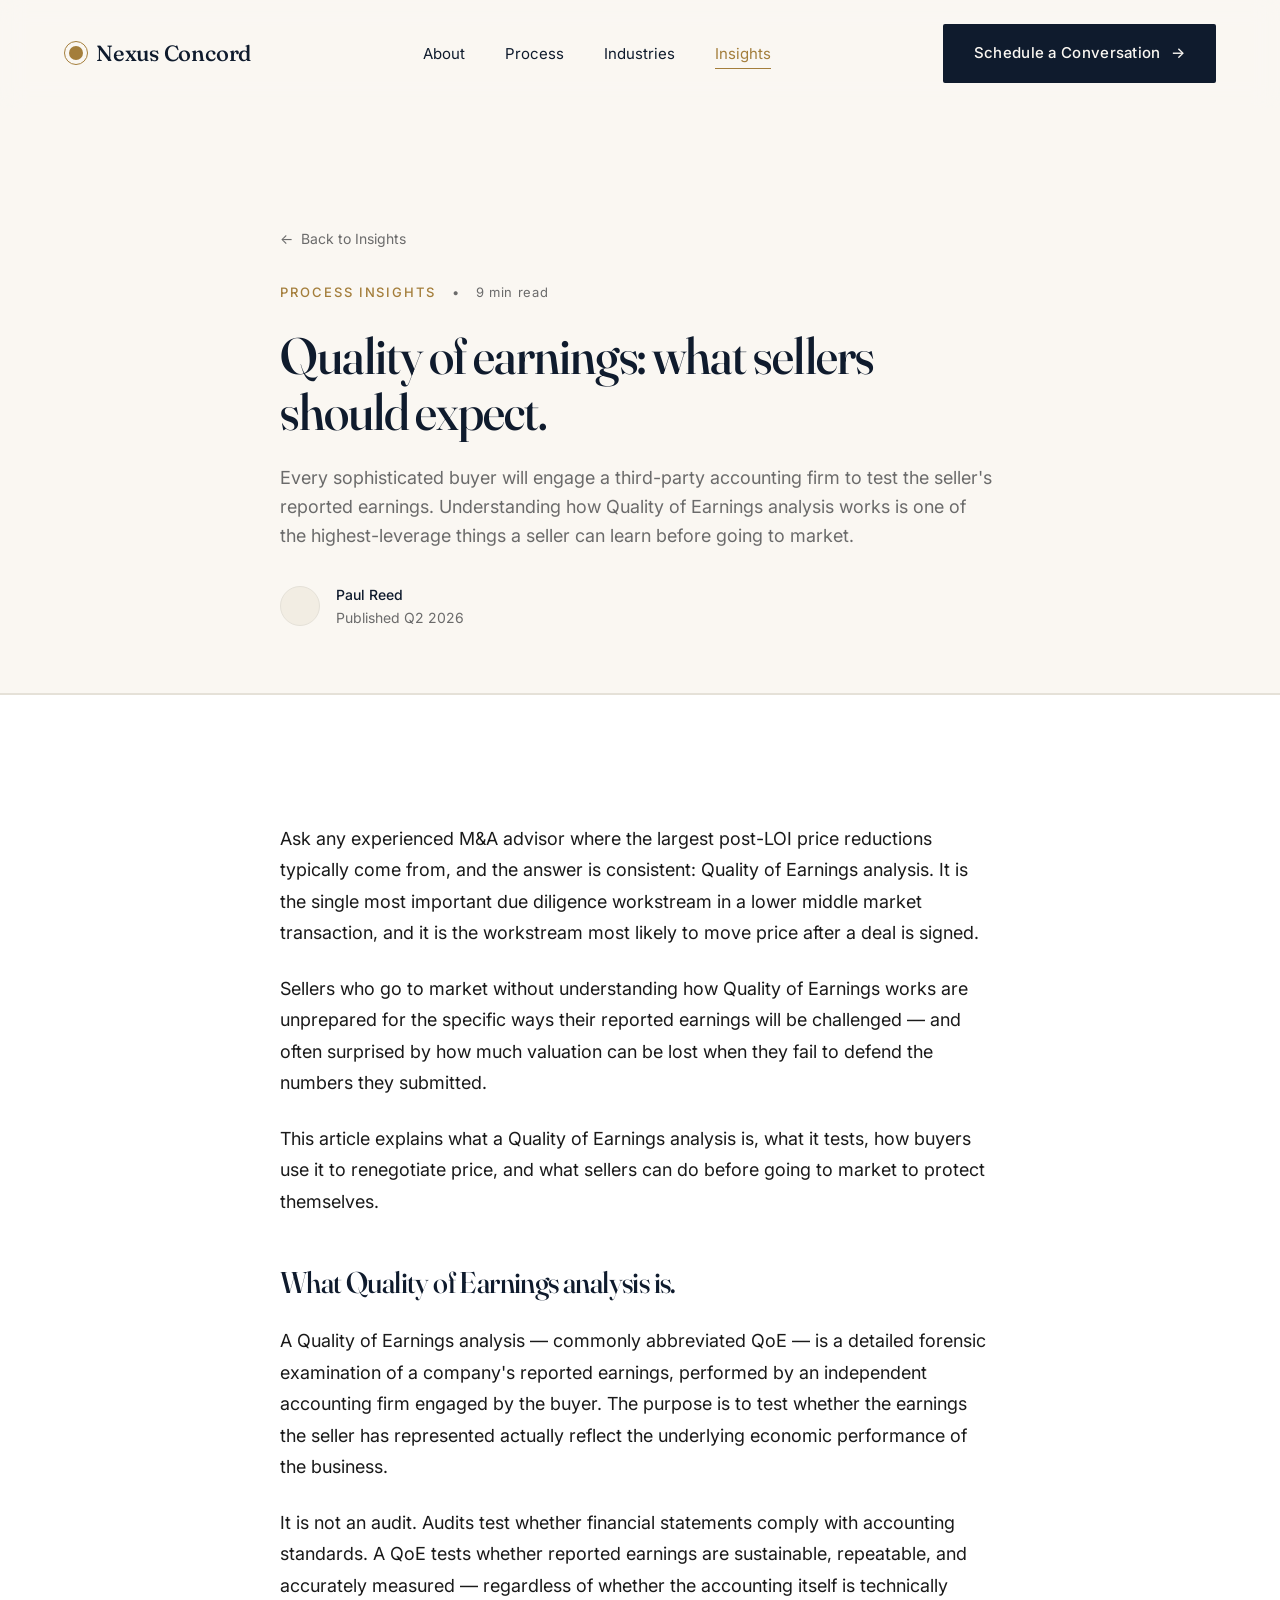
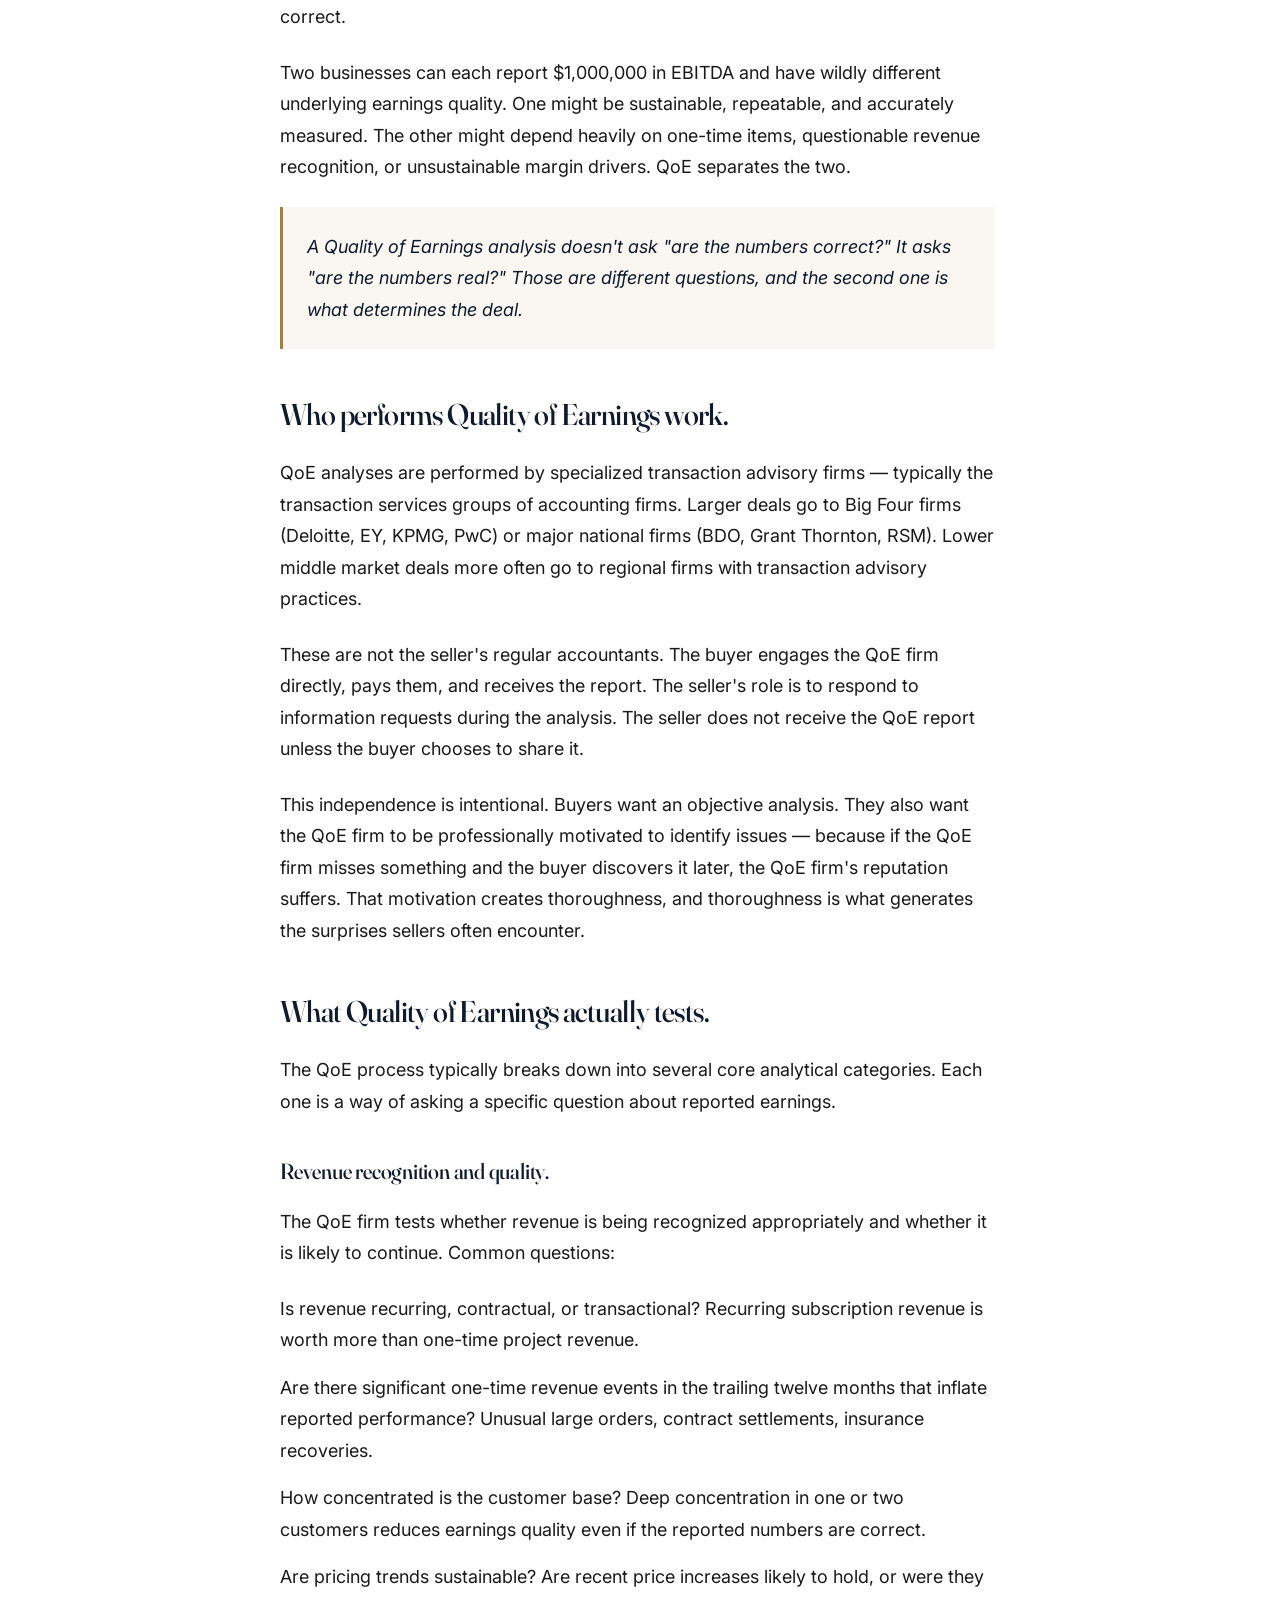
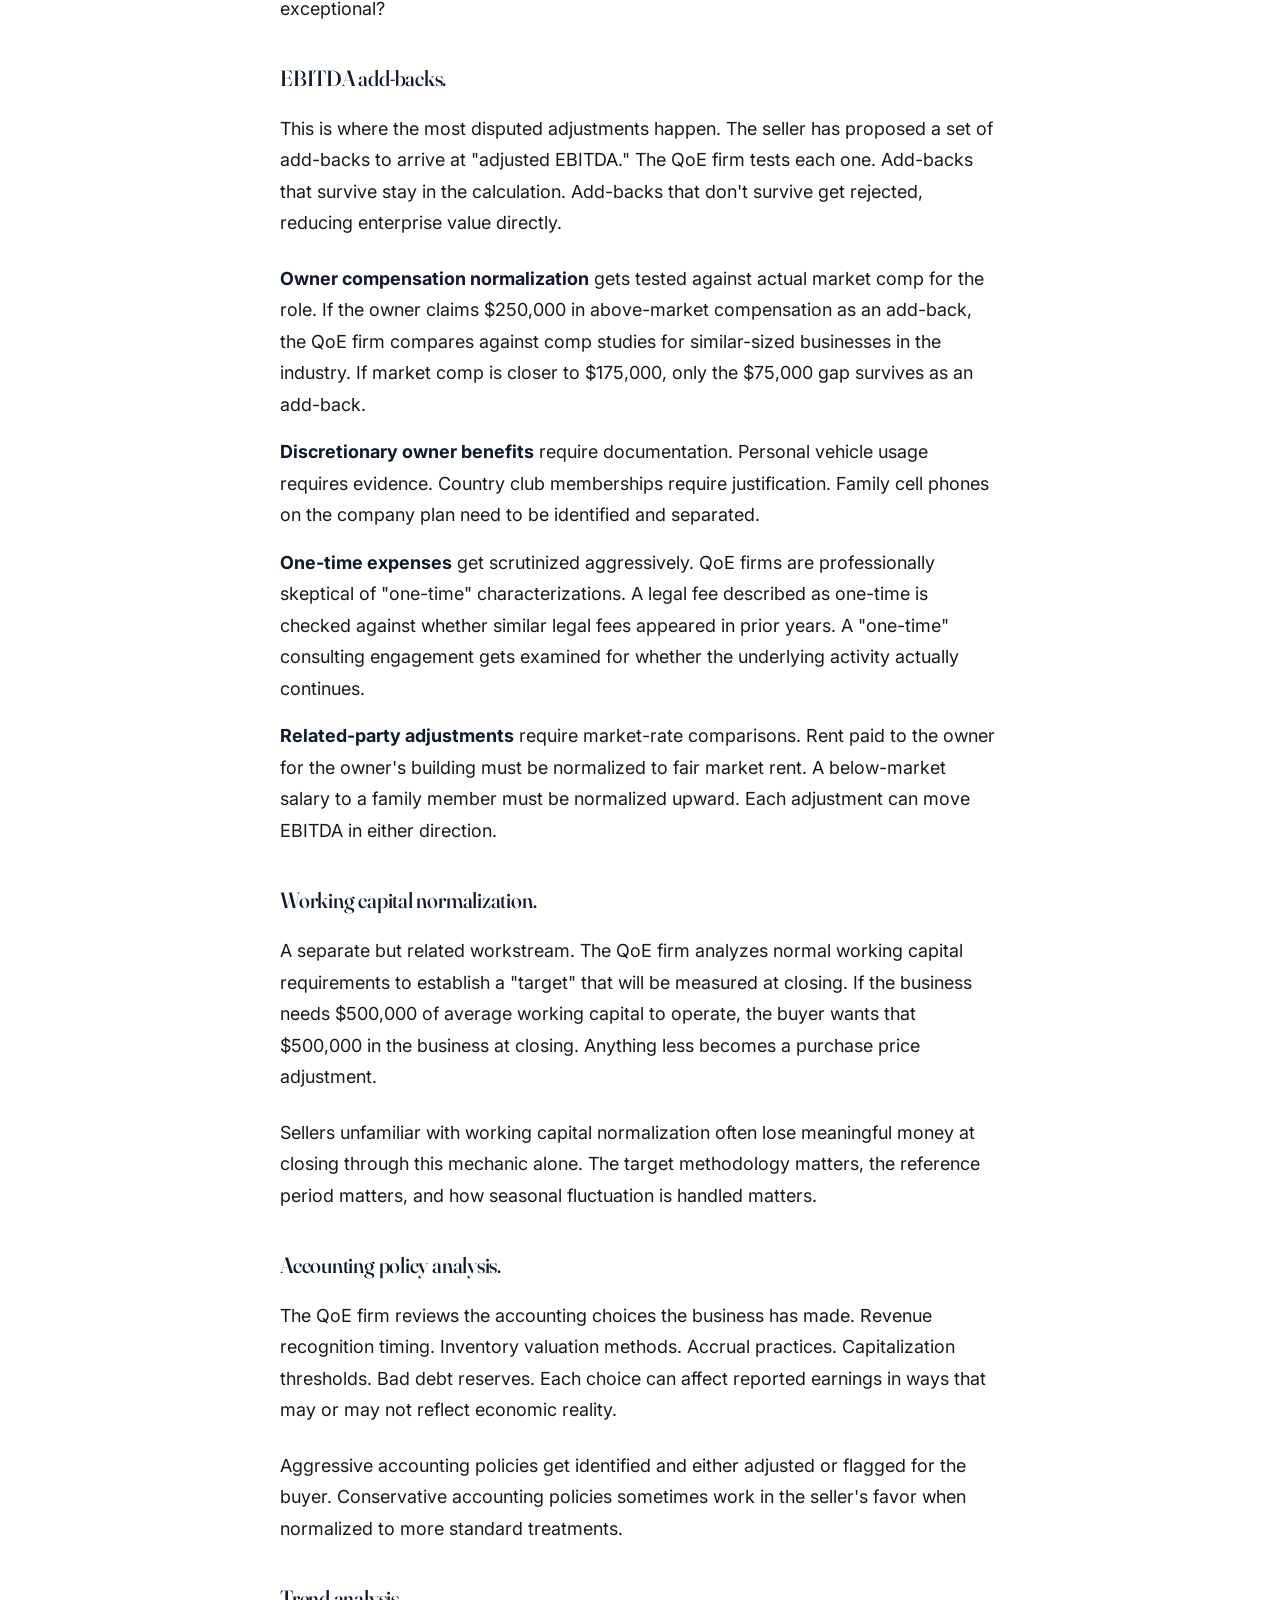
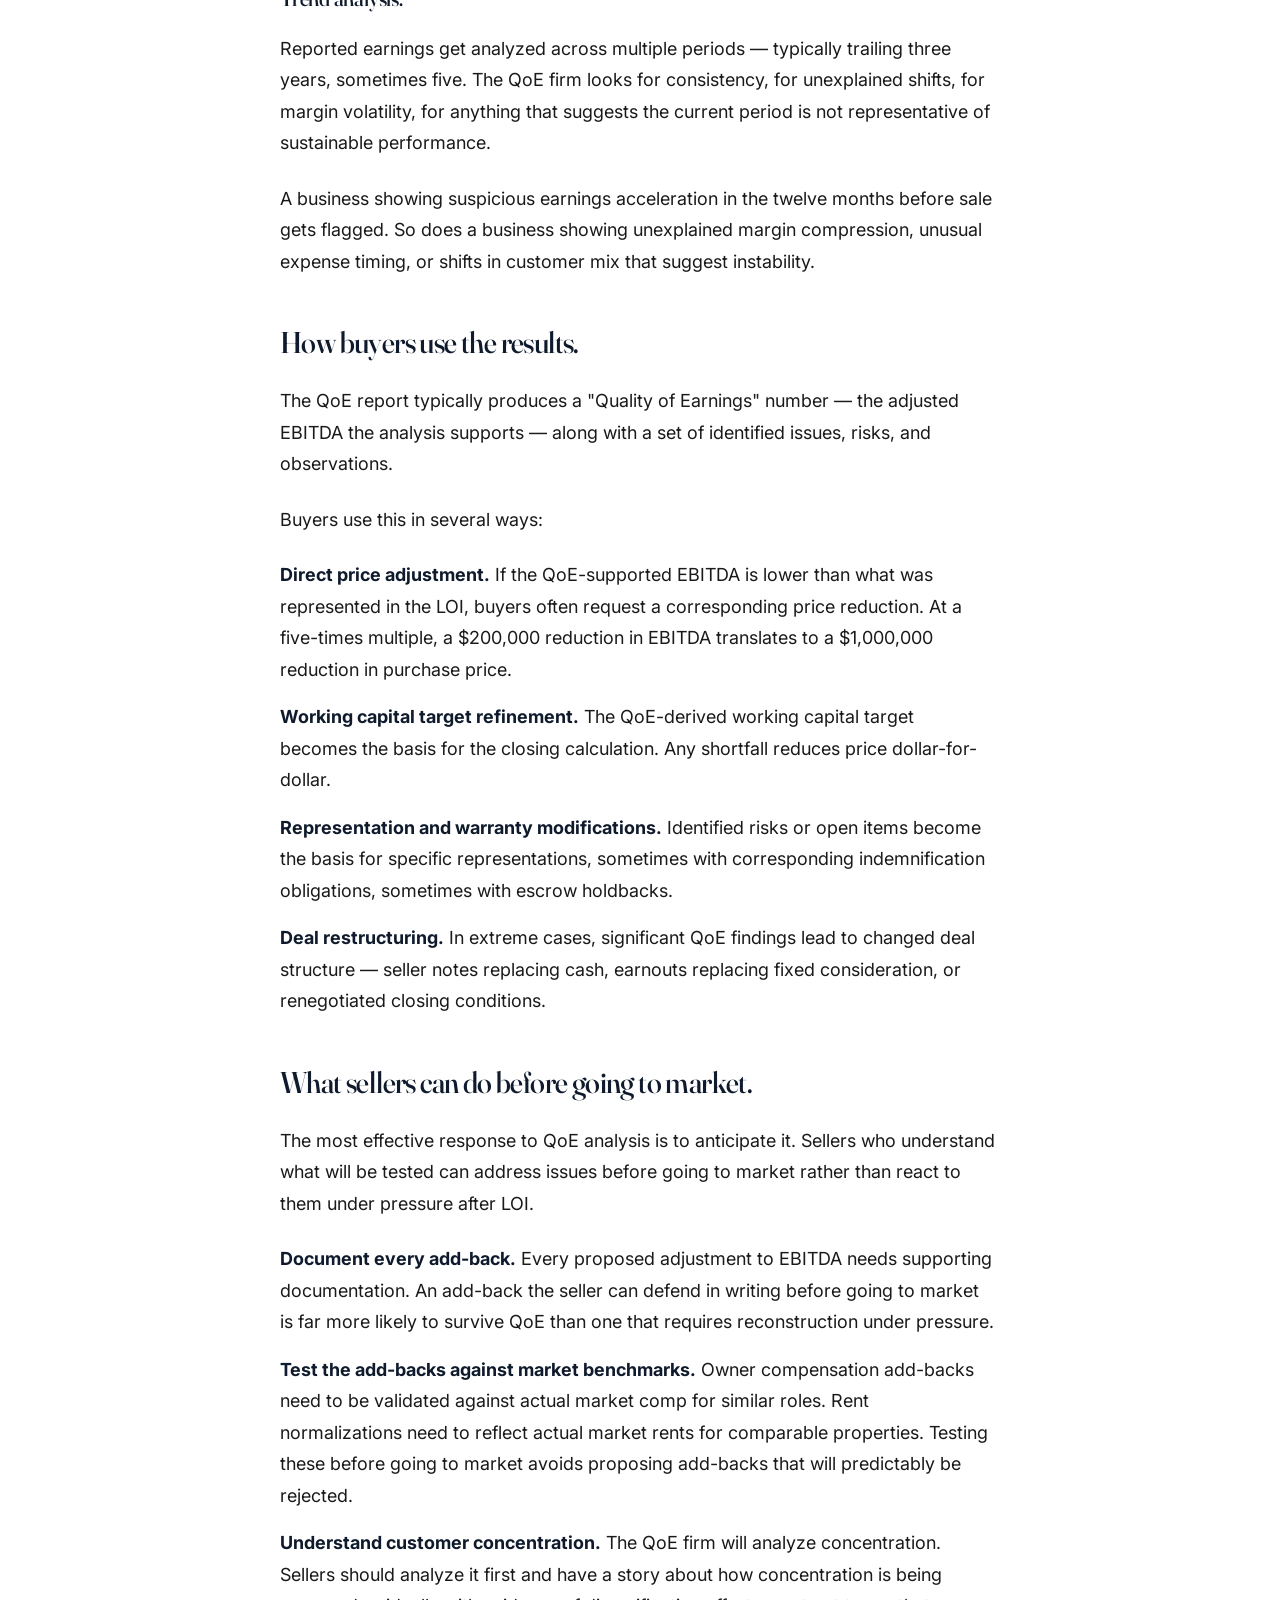
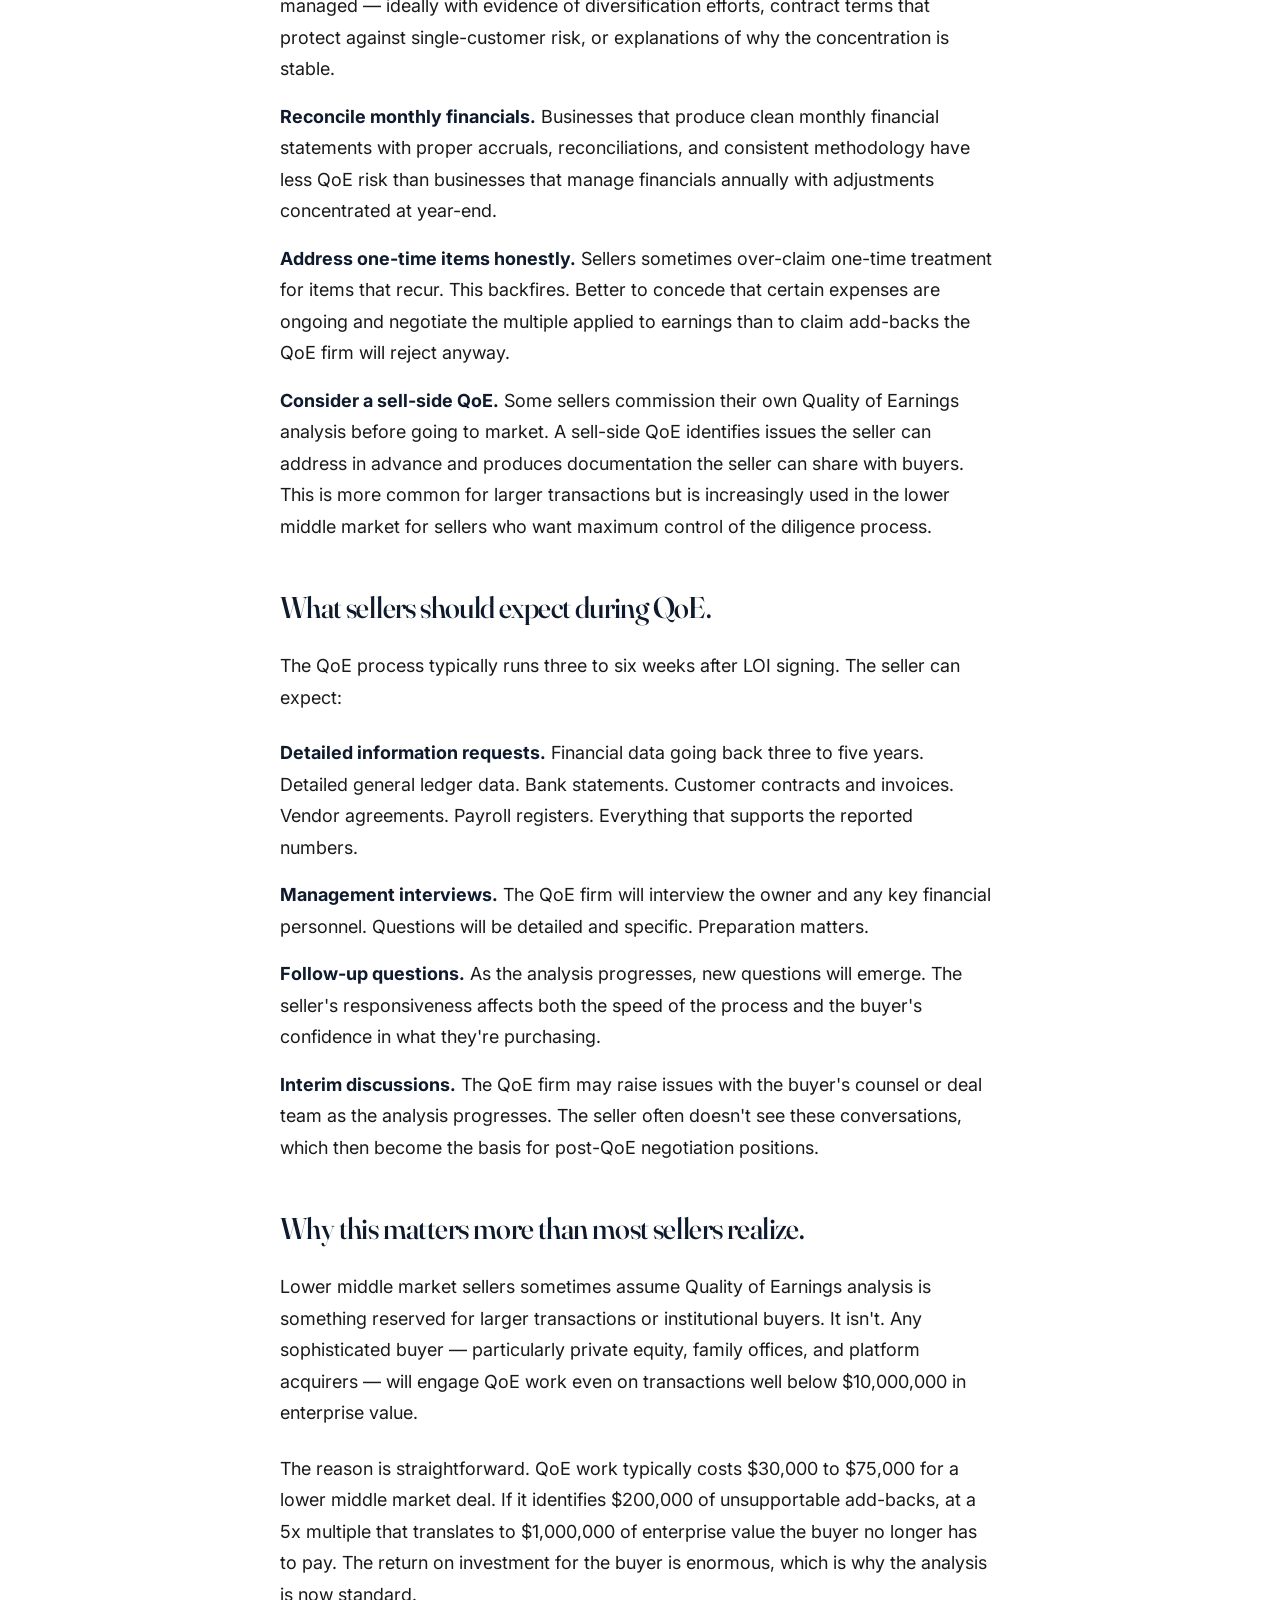
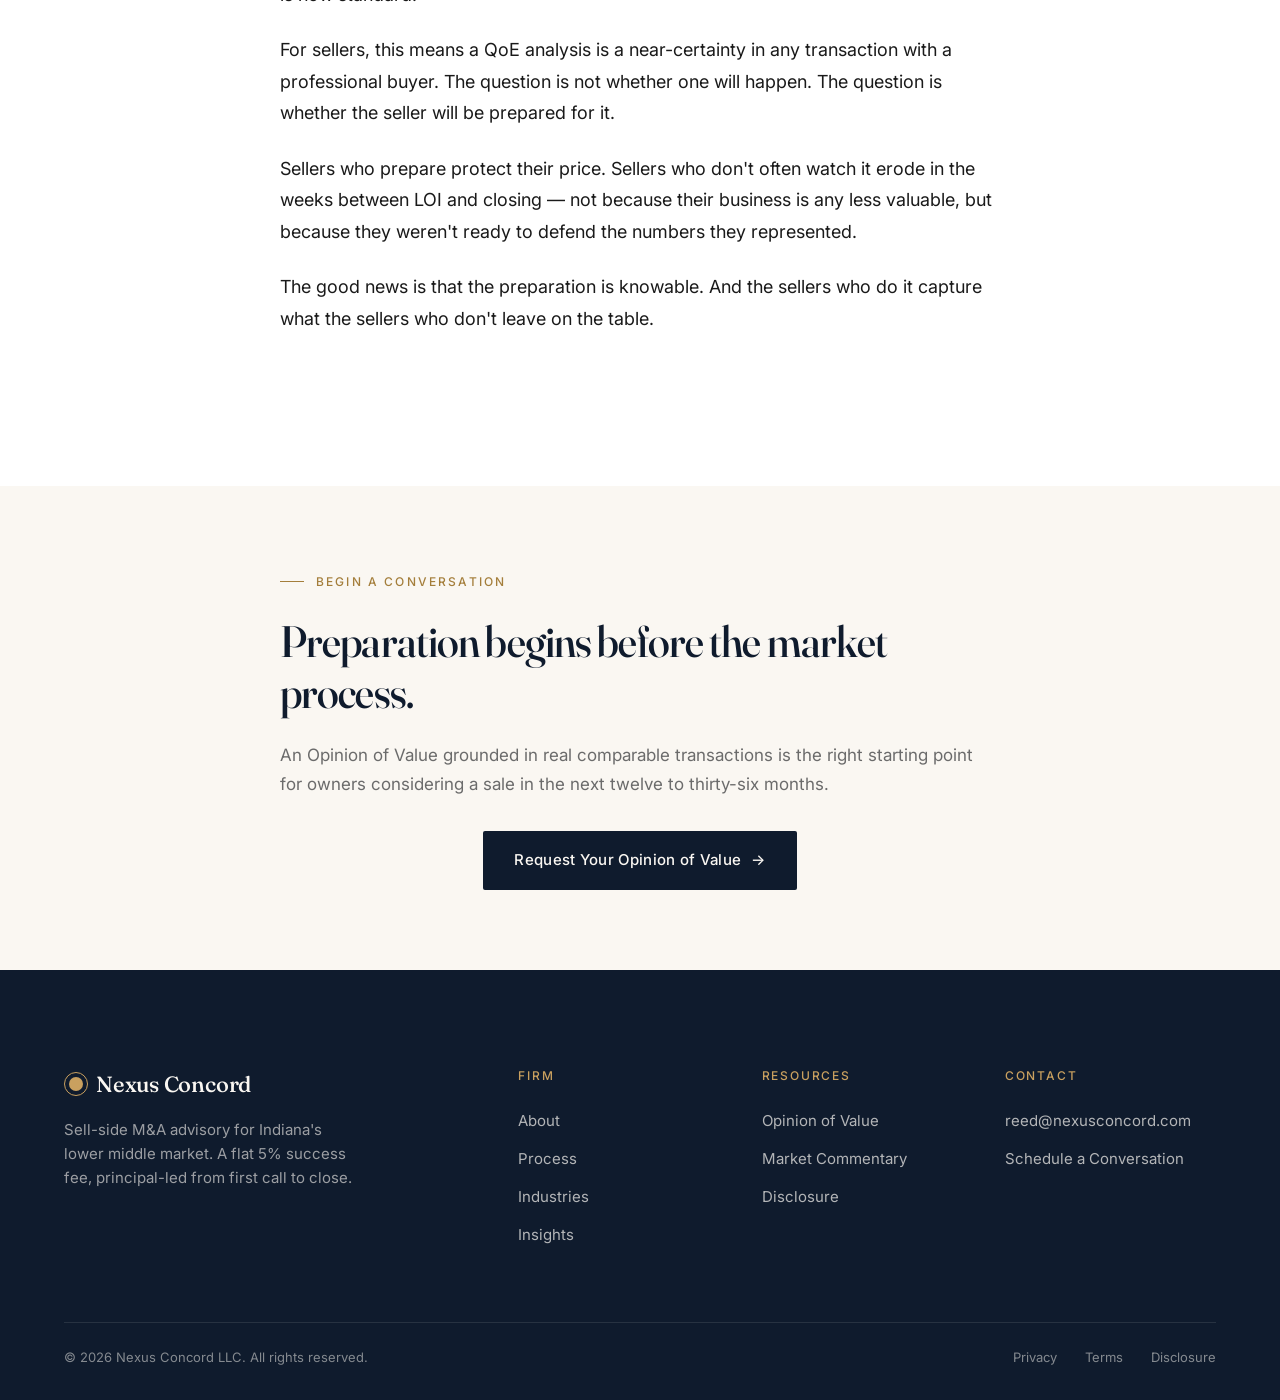
<file: insights/quality-of-earnings.html>
<!DOCTYPE html>
<html lang="en">
<head>
<meta charset="UTF-8">
<meta name="viewport" content="width=device-width, initial-scale=1.0">
<title>Quality of Earnings Analysis: What Sellers Should Expect — Nexus Concord</title>
<meta name="description" content="Every sophisticated buyer will engage a third-party accounting firm to test the seller's reported earnings. Understanding how Quality of Earnings analysis works is one of the highest-leverage things a seller can learn before going to market.">
<meta property="og:title" content="Quality of Earnings Analysis: What Sellers Should Expect — Nexus Concord">
<meta property="og:description" content="Every sophisticated buyer will engage a third-party accounting firm to test the seller's reported earnings.">
<meta property="og:type" content="website">
<link rel="preconnect" href="https://fonts.googleapis.com">
<link rel="preconnect" href="https://fonts.gstatic.com" crossorigin>
<link href="https://fonts.googleapis.com/css2?family=Fraunces:opsz,wght@9..144,400;9..144,500;9..144,600&family=Inter:wght@400;500;600&display=swap" rel="stylesheet">
<link rel="stylesheet" href="../styles.css">
</head>
<body>

<nav class="nav" id="nav">
  <div class="nav-inner">
    <a href="../index.html" class="logo">
      <span class="logo-mark"></span>
      <span>Nexus Concord</span>
    </a>
    <ul class="nav-links">
      <li><a href="../about.html">About</a></li>
      <li><a href="../process.html">Process</a></li>
      <li><a href="../industries.html">Industries</a></li>
      <li><a href="../insights.html" class="active">Insights</a></li>
    </ul>
    <a href="../contact.html" class="btn btn-primary nav-cta">
      Schedule a Conversation
      <span class="btn-arrow">→</span>
    </a>
    <button class="menu-toggle" aria-label="Menu" id="menuToggle">
      <span></span><span></span><span></span>
    </button>
  </div>
</nav>

<div class="mobile-menu" id="mobileMenu">
  <a href="../about.html">About</a>
  <a href="../process.html">Process</a>
  <a href="../industries.html">Industries</a>
  <a href="../insights.html">Insights</a>
  <a href="../contact.html" class="btn btn-primary">Schedule a Conversation</a>
</div>

<section style="padding-top: calc(var(--space-3xl) + 2rem); padding-bottom: var(--space-lg); background: var(--cream); border-bottom: 1px solid var(--border);">
  <div class="container">
    <div style="max-width: 720px; margin: 0 auto;">
      <a href="../insights.html" style="font-size: 0.875rem; color: var(--text-muted); display: inline-flex; align-items: center; gap: 0.5rem; margin-bottom: 2rem;">
        <span>←</span> Back to Insights
      </a>
      <div style="display: flex; gap: 1rem; align-items: center; margin-bottom: 1.5rem; font-size: 0.8125rem; color: var(--text-muted); letter-spacing: 0.05em;">
        <span style="color: var(--brass); font-weight: 500; text-transform: uppercase; letter-spacing: 0.15em;">Process Insights</span>
        <span>•</span>
        <span>9 min read</span>
      </div>
      <h1 style="margin-bottom: 1.5rem; font-size: clamp(2.25rem, 4vw, 3.25rem); line-height: 1.1;">Quality of earnings: what sellers should expect.</h1>
      <p style="font-size: 1.125rem; line-height: 1.6; color: var(--text-muted);">Every sophisticated buyer will engage a third-party accounting firm to test the seller's reported earnings. Understanding how Quality of Earnings analysis works is one of the highest-leverage things a seller can learn before going to market.</p>
      <div style="margin-top: 2rem; display: flex; align-items: center; gap: 1rem; font-size: 0.875rem; color: var(--text-muted);">
        <div style="width: 2.5rem; height: 2.5rem; background: var(--cream-warm); border: 1px solid var(--border); border-radius: 50%;"></div>
        <div>
          <div style="color: var(--navy); font-weight: 500;">Paul Reed</div>
          <div>Published Q2 2026</div>
        </div>
      </div>
    </div>
  </div>
</section>

<section style="background: var(--white); border-top: 1px solid var(--border); padding: var(--space-2xl) 0;">
  <div class="container">
    <article style="max-width: 720px; margin: 0 auto; font-size: 1.125rem; line-height: 1.75; color: var(--text);">

      <p style="margin-bottom: 1.5rem;">Ask any experienced M&amp;A advisor where the largest post-LOI price reductions typically come from, and the answer is consistent: Quality of Earnings analysis. It is the single most important due diligence workstream in a lower middle market transaction, and it is the workstream most likely to move price after a deal is signed.</p>

      <p style="margin-bottom: 1.5rem;">Sellers who go to market without understanding how Quality of Earnings works are unprepared for the specific ways their reported earnings will be challenged &mdash; and often surprised by how much valuation can be lost when they fail to defend the numbers they submitted.</p>

      <p style="margin-bottom: 1.5rem;">This article explains what a Quality of Earnings analysis is, what it tests, how buyers use it to renegotiate price, and what sellers can do before going to market to protect themselves.</p>

      <h2 style="font-family: 'Fraunces', serif; font-size: 1.875rem; color: var(--navy); margin: 3rem 0 1.5rem; line-height: 1.2;">What Quality of Earnings analysis is.</h2>

      <p style="margin-bottom: 1.5rem;">A Quality of Earnings analysis &mdash; commonly abbreviated QoE &mdash; is a detailed forensic examination of a company's reported earnings, performed by an independent accounting firm engaged by the buyer. The purpose is to test whether the earnings the seller has represented actually reflect the underlying economic performance of the business.</p>

      <p style="margin-bottom: 1.5rem;">It is not an audit. Audits test whether financial statements comply with accounting standards. A QoE tests whether reported earnings are sustainable, repeatable, and accurately measured &mdash; regardless of whether the accounting itself is technically correct.</p>

      <p style="margin-bottom: 1.5rem;">Two businesses can each report $1,000,000 in EBITDA and have wildly different underlying earnings quality. One might be sustainable, repeatable, and accurately measured. The other might depend heavily on one-time items, questionable revenue recognition, or unsustainable margin drivers. QoE separates the two.</p>

      <p style="margin-bottom: 1.5rem; padding: 1.5rem; border-left: 3px solid var(--brass); background: var(--cream); font-style: italic; color: var(--navy);">A Quality of Earnings analysis doesn't ask "are the numbers correct?" It asks "are the numbers real?" Those are different questions, and the second one is what determines the deal.</p>

      <h2 style="font-family: 'Fraunces', serif; font-size: 1.875rem; color: var(--navy); margin: 3rem 0 1.5rem; line-height: 1.2;">Who performs Quality of Earnings work.</h2>

      <p style="margin-bottom: 1.5rem;">QoE analyses are performed by specialized transaction advisory firms &mdash; typically the transaction services groups of accounting firms. Larger deals go to Big Four firms (Deloitte, EY, KPMG, PwC) or major national firms (BDO, Grant Thornton, RSM). Lower middle market deals more often go to regional firms with transaction advisory practices.</p>

      <p style="margin-bottom: 1.5rem;">These are not the seller's regular accountants. The buyer engages the QoE firm directly, pays them, and receives the report. The seller's role is to respond to information requests during the analysis. The seller does not receive the QoE report unless the buyer chooses to share it.</p>

      <p style="margin-bottom: 1.5rem;">This independence is intentional. Buyers want an objective analysis. They also want the QoE firm to be professionally motivated to identify issues &mdash; because if the QoE firm misses something and the buyer discovers it later, the QoE firm's reputation suffers. That motivation creates thoroughness, and thoroughness is what generates the surprises sellers often encounter.</p>

      <h2 style="font-family: 'Fraunces', serif; font-size: 1.875rem; color: var(--navy); margin: 3rem 0 1.5rem; line-height: 1.2;">What Quality of Earnings actually tests.</h2>

      <p style="margin-bottom: 1.5rem;">The QoE process typically breaks down into several core analytical categories. Each one is a way of asking a specific question about reported earnings.</p>

      <h3 style="font-family: 'Fraunces', serif; font-size: 1.375rem; color: var(--navy); margin: 2.5rem 0 1.25rem; line-height: 1.3;">Revenue recognition and quality.</h3>

      <p style="margin-bottom: 1.5rem;">The QoE firm tests whether revenue is being recognized appropriately and whether it is likely to continue. Common questions:</p>

      <p style="margin-bottom: 1rem;">Is revenue recurring, contractual, or transactional? Recurring subscription revenue is worth more than one-time project revenue.</p>

      <p style="margin-bottom: 1rem;">Are there significant one-time revenue events in the trailing twelve months that inflate reported performance? Unusual large orders, contract settlements, insurance recoveries.</p>

      <p style="margin-bottom: 1rem;">How concentrated is the customer base? Deep concentration in one or two customers reduces earnings quality even if the reported numbers are correct.</p>

      <p style="margin-bottom: 1.5rem;">Are pricing trends sustainable? Are recent price increases likely to hold, or were they exceptional?</p>

      <h3 style="font-family: 'Fraunces', serif; font-size: 1.375rem; color: var(--navy); margin: 2.5rem 0 1.25rem; line-height: 1.3;">EBITDA add-backs.</h3>

      <p style="margin-bottom: 1.5rem;">This is where the most disputed adjustments happen. The seller has proposed a set of add-backs to arrive at "adjusted EBITDA." The QoE firm tests each one. Add-backs that survive stay in the calculation. Add-backs that don't survive get rejected, reducing enterprise value directly.</p>

      <p style="margin-bottom: 1rem;"><strong style="color: var(--navy);">Owner compensation normalization</strong> gets tested against actual market comp for the role. If the owner claims $250,000 in above-market compensation as an add-back, the QoE firm compares against comp studies for similar-sized businesses in the industry. If market comp is closer to $175,000, only the $75,000 gap survives as an add-back.</p>

      <p style="margin-bottom: 1rem;"><strong style="color: var(--navy);">Discretionary owner benefits</strong> require documentation. Personal vehicle usage requires evidence. Country club memberships require justification. Family cell phones on the company plan need to be identified and separated.</p>

      <p style="margin-bottom: 1rem;"><strong style="color: var(--navy);">One-time expenses</strong> get scrutinized aggressively. QoE firms are professionally skeptical of "one-time" characterizations. A legal fee described as one-time is checked against whether similar legal fees appeared in prior years. A "one-time" consulting engagement gets examined for whether the underlying activity actually continues.</p>

      <p style="margin-bottom: 1.5rem;"><strong style="color: var(--navy);">Related-party adjustments</strong> require market-rate comparisons. Rent paid to the owner for the owner's building must be normalized to fair market rent. A below-market salary to a family member must be normalized upward. Each adjustment can move EBITDA in either direction.</p>

      <h3 style="font-family: 'Fraunces', serif; font-size: 1.375rem; color: var(--navy); margin: 2.5rem 0 1.25rem; line-height: 1.3;">Working capital normalization.</h3>

      <p style="margin-bottom: 1.5rem;">A separate but related workstream. The QoE firm analyzes normal working capital requirements to establish a "target" that will be measured at closing. If the business needs $500,000 of average working capital to operate, the buyer wants that $500,000 in the business at closing. Anything less becomes a purchase price adjustment.</p>

      <p style="margin-bottom: 1.5rem;">Sellers unfamiliar with working capital normalization often lose meaningful money at closing through this mechanic alone. The target methodology matters, the reference period matters, and how seasonal fluctuation is handled matters.</p>

      <h3 style="font-family: 'Fraunces', serif; font-size: 1.375rem; color: var(--navy); margin: 2.5rem 0 1.25rem; line-height: 1.3;">Accounting policy analysis.</h3>

      <p style="margin-bottom: 1.5rem;">The QoE firm reviews the accounting choices the business has made. Revenue recognition timing. Inventory valuation methods. Accrual practices. Capitalization thresholds. Bad debt reserves. Each choice can affect reported earnings in ways that may or may not reflect economic reality.</p>

      <p style="margin-bottom: 1.5rem;">Aggressive accounting policies get identified and either adjusted or flagged for the buyer. Conservative accounting policies sometimes work in the seller's favor when normalized to more standard treatments.</p>

      <h3 style="font-family: 'Fraunces', serif; font-size: 1.375rem; color: var(--navy); margin: 2.5rem 0 1.25rem; line-height: 1.3;">Trend analysis.</h3>

      <p style="margin-bottom: 1.5rem;">Reported earnings get analyzed across multiple periods &mdash; typically trailing three years, sometimes five. The QoE firm looks for consistency, for unexplained shifts, for margin volatility, for anything that suggests the current period is not representative of sustainable performance.</p>

      <p style="margin-bottom: 1.5rem;">A business showing suspicious earnings acceleration in the twelve months before sale gets flagged. So does a business showing unexplained margin compression, unusual expense timing, or shifts in customer mix that suggest instability.</p>

      <h2 style="font-family: 'Fraunces', serif; font-size: 1.875rem; color: var(--navy); margin: 3rem 0 1.5rem; line-height: 1.2;">How buyers use the results.</h2>

      <p style="margin-bottom: 1.5rem;">The QoE report typically produces a "Quality of Earnings" number &mdash; the adjusted EBITDA the analysis supports &mdash; along with a set of identified issues, risks, and observations.</p>

      <p style="margin-bottom: 1.5rem;">Buyers use this in several ways:</p>

      <p style="margin-bottom: 1rem;"><strong style="color: var(--navy);">Direct price adjustment.</strong> If the QoE-supported EBITDA is lower than what was represented in the LOI, buyers often request a corresponding price reduction. At a five-times multiple, a $200,000 reduction in EBITDA translates to a $1,000,000 reduction in purchase price.</p>

      <p style="margin-bottom: 1rem;"><strong style="color: var(--navy);">Working capital target refinement.</strong> The QoE-derived working capital target becomes the basis for the closing calculation. Any shortfall reduces price dollar-for-dollar.</p>

      <p style="margin-bottom: 1rem;"><strong style="color: var(--navy);">Representation and warranty modifications.</strong> Identified risks or open items become the basis for specific representations, sometimes with corresponding indemnification obligations, sometimes with escrow holdbacks.</p>

      <p style="margin-bottom: 1.5rem;"><strong style="color: var(--navy);">Deal restructuring.</strong> In extreme cases, significant QoE findings lead to changed deal structure &mdash; seller notes replacing cash, earnouts replacing fixed consideration, or renegotiated closing conditions.</p>

      <h2 style="font-family: 'Fraunces', serif; font-size: 1.875rem; color: var(--navy); margin: 3rem 0 1.5rem; line-height: 1.2;">What sellers can do before going to market.</h2>

      <p style="margin-bottom: 1.5rem;">The most effective response to QoE analysis is to anticipate it. Sellers who understand what will be tested can address issues before going to market rather than react to them under pressure after LOI.</p>

      <p style="margin-bottom: 1rem;"><strong style="color: var(--navy);">Document every add-back.</strong> Every proposed adjustment to EBITDA needs supporting documentation. An add-back the seller can defend in writing before going to market is far more likely to survive QoE than one that requires reconstruction under pressure.</p>

      <p style="margin-bottom: 1rem;"><strong style="color: var(--navy);">Test the add-backs against market benchmarks.</strong> Owner compensation add-backs need to be validated against actual market comp for similar roles. Rent normalizations need to reflect actual market rents for comparable properties. Testing these before going to market avoids proposing add-backs that will predictably be rejected.</p>

      <p style="margin-bottom: 1rem;"><strong style="color: var(--navy);">Understand customer concentration.</strong> The QoE firm will analyze concentration. Sellers should analyze it first and have a story about how concentration is being managed &mdash; ideally with evidence of diversification efforts, contract terms that protect against single-customer risk, or explanations of why the concentration is stable.</p>

      <p style="margin-bottom: 1rem;"><strong style="color: var(--navy);">Reconcile monthly financials.</strong> Businesses that produce clean monthly financial statements with proper accruals, reconciliations, and consistent methodology have less QoE risk than businesses that manage financials annually with adjustments concentrated at year-end.</p>

      <p style="margin-bottom: 1rem;"><strong style="color: var(--navy);">Address one-time items honestly.</strong> Sellers sometimes over-claim one-time treatment for items that recur. This backfires. Better to concede that certain expenses are ongoing and negotiate the multiple applied to earnings than to claim add-backs the QoE firm will reject anyway.</p>

      <p style="margin-bottom: 1.5rem;"><strong style="color: var(--navy);">Consider a sell-side QoE.</strong> Some sellers commission their own Quality of Earnings analysis before going to market. A sell-side QoE identifies issues the seller can address in advance and produces documentation the seller can share with buyers. This is more common for larger transactions but is increasingly used in the lower middle market for sellers who want maximum control of the diligence process.</p>

      <h2 style="font-family: 'Fraunces', serif; font-size: 1.875rem; color: var(--navy); margin: 3rem 0 1.5rem; line-height: 1.2;">What sellers should expect during QoE.</h2>

      <p style="margin-bottom: 1.5rem;">The QoE process typically runs three to six weeks after LOI signing. The seller can expect:</p>

      <p style="margin-bottom: 1rem;"><strong style="color: var(--navy);">Detailed information requests.</strong> Financial data going back three to five years. Detailed general ledger data. Bank statements. Customer contracts and invoices. Vendor agreements. Payroll registers. Everything that supports the reported numbers.</p>

      <p style="margin-bottom: 1rem;"><strong style="color: var(--navy);">Management interviews.</strong> The QoE firm will interview the owner and any key financial personnel. Questions will be detailed and specific. Preparation matters.</p>

      <p style="margin-bottom: 1rem;"><strong style="color: var(--navy);">Follow-up questions.</strong> As the analysis progresses, new questions will emerge. The seller's responsiveness affects both the speed of the process and the buyer's confidence in what they're purchasing.</p>

      <p style="margin-bottom: 1.5rem;"><strong style="color: var(--navy);">Interim discussions.</strong> The QoE firm may raise issues with the buyer's counsel or deal team as the analysis progresses. The seller often doesn't see these conversations, which then become the basis for post-QoE negotiation positions.</p>

      <h2 style="font-family: 'Fraunces', serif; font-size: 1.875rem; color: var(--navy); margin: 3rem 0 1.5rem; line-height: 1.2;">Why this matters more than most sellers realize.</h2>

      <p style="margin-bottom: 1.5rem;">Lower middle market sellers sometimes assume Quality of Earnings analysis is something reserved for larger transactions or institutional buyers. It isn't. Any sophisticated buyer &mdash; particularly private equity, family offices, and platform acquirers &mdash; will engage QoE work even on transactions well below $10,000,000 in enterprise value.</p>

      <p style="margin-bottom: 1.5rem;">The reason is straightforward. QoE work typically costs $30,000 to $75,000 for a lower middle market deal. If it identifies $200,000 of unsupportable add-backs, at a 5x multiple that translates to $1,000,000 of enterprise value the buyer no longer has to pay. The return on investment for the buyer is enormous, which is why the analysis is now standard.</p>

      <p style="margin-bottom: 1.5rem;">For sellers, this means a QoE analysis is a near-certainty in any transaction with a professional buyer. The question is not whether one will happen. The question is whether the seller will be prepared for it.</p>

      <p style="margin-bottom: 1.5rem;">Sellers who prepare protect their price. Sellers who don't often watch it erode in the weeks between LOI and closing &mdash; not because their business is any less valuable, but because they weren't ready to defend the numbers they represented.</p>

      <p style="margin-bottom: 1.5rem;">The good news is that the preparation is knowable. And the sellers who do it capture what the sellers who don't leave on the table.</p>

    </article>
  </div>
</section>

<section style="background: var(--cream); padding: 5rem 2rem;">
  <div style="max-width: 720px; margin: 0 auto;" class="reveal">
    <span class="eyebrow" style="color: var(--brass); display: inline-block; margin-bottom: 1.5rem;">Begin a Conversation</span>
    <h2 style="color: var(--navy); margin-bottom: 1.5rem; font-size: clamp(2rem, 4vw, 2.75rem); line-height: 1.15;">Preparation begins before the market process.</h2>
    <p style="color: var(--text-muted); font-size: 1.0625rem; line-height: 1.7; margin-bottom: 2rem;">An Opinion of Value grounded in real comparable transactions is the right starting point for owners considering a sale in the next twelve to thirty-six months.</p>
    <div style="text-align: center;">
      <a href="../contact.html" class="btn btn-primary">Request Your Opinion of Value <span class="btn-arrow">&rarr;</span></a>
    </div>
  </div>
</section>
  
<footer>
  <div class="container">
    <div class="footer-grid">
      <div class="footer-brand">
        <a href="../index.html" class="logo"><span class="logo-mark"></span><span>Nexus Concord</span></a>
        <p>Sell-side M&amp;A advisory for Indiana's lower middle market. A flat 5% success fee, principal-led from first call to close.</p>
      </div>
      <div class="footer-col">
        <h4>Firm</h4>
        <ul>
          <li><a href="../about.html">About</a></li>
          <li><a href="../process.html">Process</a></li>
          <li><a href="../industries.html">Industries</a></li>
          <li><a href="../insights.html">Insights</a></li>
        </ul>
      </div>
      <div class="footer-col">
        <h4>Resources</h4>
        <ul>
          <li><a href="../contact.html">Opinion of Value</a></li>
          <li><a href="../insights.html">Market Commentary</a></li>
          <li><a href="../disclosure.html">Disclosure</a></li>
        </ul>
      </div>
      <div class="footer-col">
        <h4>Contact</h4>
        <ul>
          <li><a href="mailto:reed@nexusconcord.com">reed@nexusconcord.com</a></li>
          <li><a href="../contact.html">Schedule a Conversation</a></li>
        </ul>
      </div>
    </div>
    <div class="footer-bottom">
      <div>© 2026 Nexus Concord LLC. All rights reserved.</div>
      <div class="footer-legal">
        <a href="../privacy.html">Privacy</a>
        <a href="../terms.html">Terms</a>
        <a href="../disclosure.html">Disclosure</a>
      </div>
    </div>
  </div>
</footer>

<script>
  const nav = document.getElementById('nav');
  window.addEventListener('scroll', () => {
    if (window.scrollY > 20) nav.classList.add('scrolled');
    else nav.classList.remove('scrolled');
  });

  const io = new IntersectionObserver((entries) => {
    entries.forEach((entry) => {
      if (entry.isIntersecting) { entry.target.classList.add('visible'); io.unobserve(entry.target); }
    });
  }, { threshold: 0.12, rootMargin: '0px 0px -60px 0px' });
  document.querySelectorAll('.reveal').forEach(el => io.observe(el));

  const menuToggle = document.getElementById('menuToggle');
  const mobileMenu = document.getElementById('mobileMenu');
  menuToggle?.addEventListener('click', () => mobileMenu.classList.toggle('open'));
  mobileMenu?.querySelectorAll('a').forEach(a => a.addEventListener('click', () => mobileMenu.classList.remove('open')));
</script>

</body>
</html>
</file>
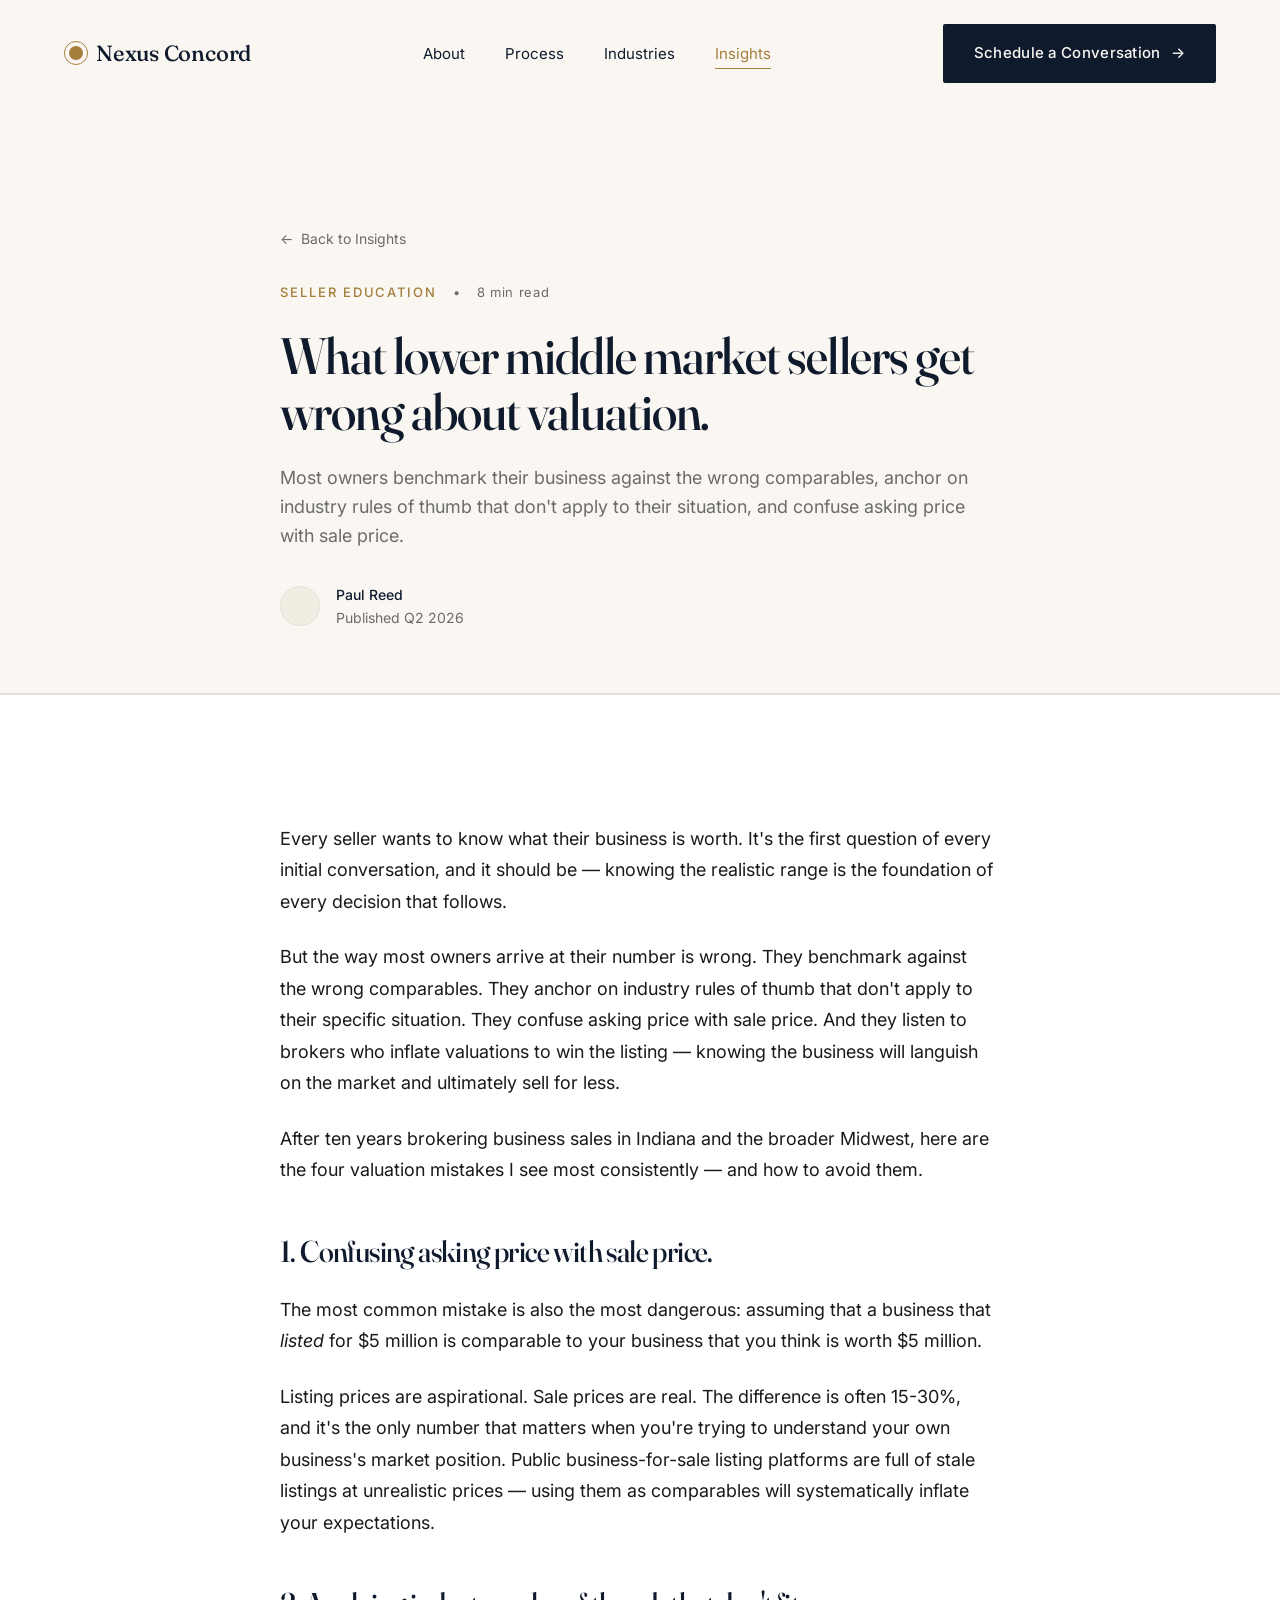
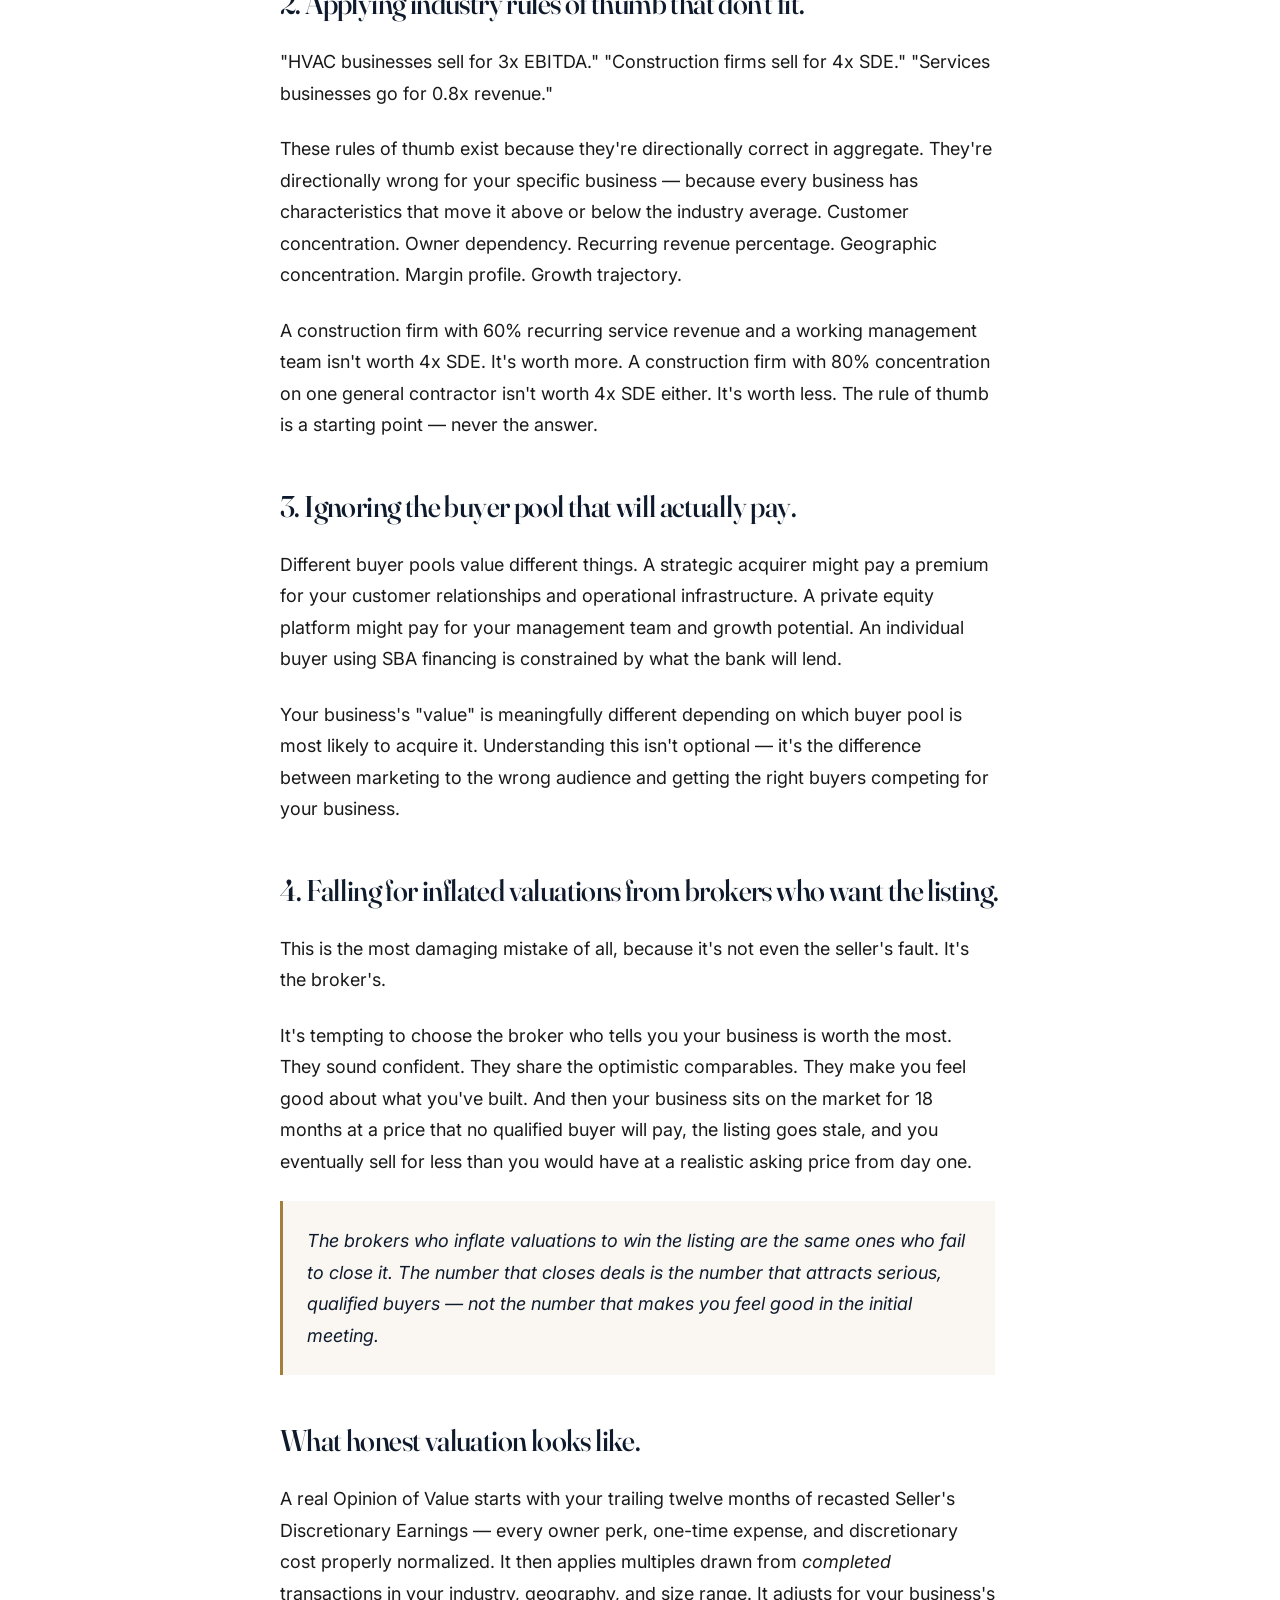
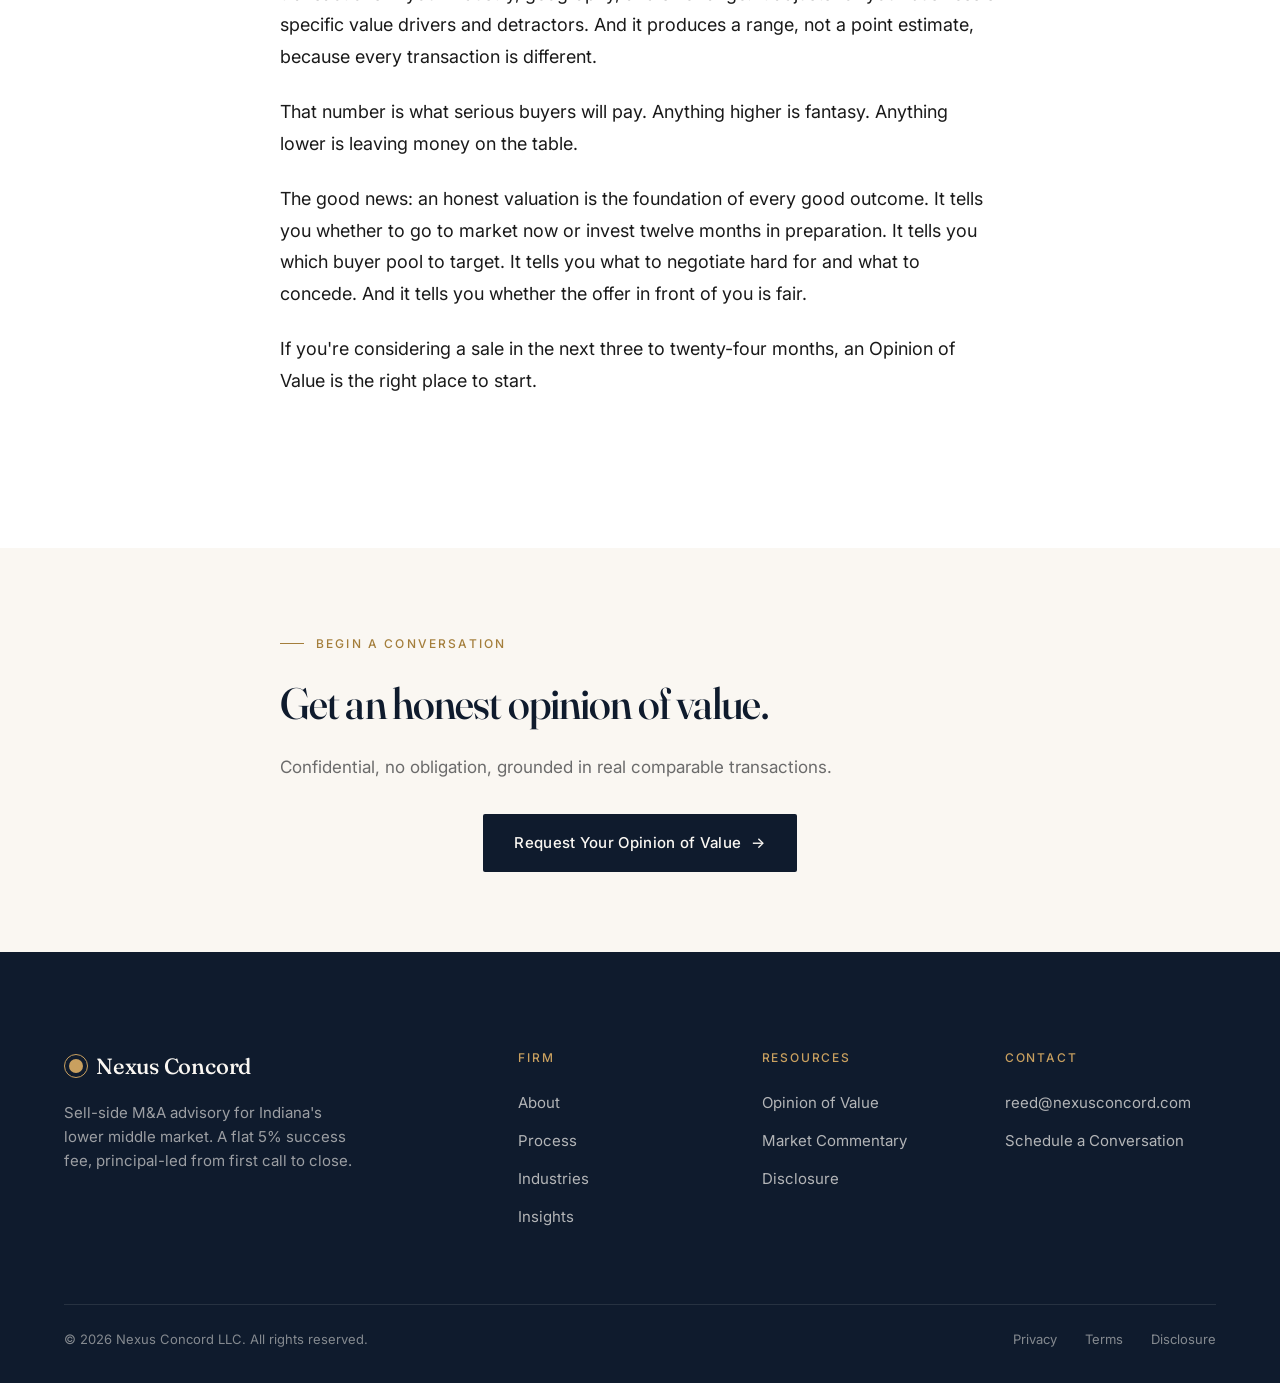
<file: insights/valuation-mistakes.html>
<!DOCTYPE html>
<html lang="en">
<head>
<meta charset="UTF-8">
<meta name="viewport" content="width=device-width, initial-scale=1.0">
<title>What Lower Middle Market Sellers Get Wrong About Valuation — Nexus Concord</title>
<meta name="description" content="Most owners benchmark their business against the wrong comparables, anchor on industry rules of thumb that don't apply, and confuse asking price with sale price.">
<meta property="og:title" content="What Lower Middle Market Sellers Get Wrong About Valuation — Nexus Concord">
<meta property="og:description" content="Most owners benchmark their business against the wrong comparables, anchor on industry rules of thumb that don't apply, and confuse asking price with sale price.">
<meta property="og:type" content="website">
<link rel="preconnect" href="https://fonts.googleapis.com">
<link rel="preconnect" href="https://fonts.gstatic.com" crossorigin>
<link href="https://fonts.googleapis.com/css2?family=Fraunces:opsz,wght@9..144,400;9..144,500;9..144,600&family=Inter:wght@400;500;600&display=swap" rel="stylesheet">
<link rel="stylesheet" href="../styles.css">

</head>
<body>

<nav class="nav" id="nav">
  <div class="nav-inner">
    <a href="../index.html" class="logo">
      <span class="logo-mark"></span>
      <span>Nexus Concord</span>
    </a>
    <ul class="nav-links">
      <li><a href="../about.html">About</a></li>
      <li><a href="../process.html">Process</a></li>
      <li><a href="../industries.html">Industries</a></li>
      <li><a href="../insights.html" class="active">Insights</a></li>
    </ul>
    <a href="../contact.html" class="btn btn-primary nav-cta">
      Schedule a Conversation
      <span class="btn-arrow">→</span>
    </a>
    <button class="menu-toggle" aria-label="Menu" id="menuToggle">
      <span></span><span></span><span></span>
    </button>
  </div>
</nav>

<div class="mobile-menu" id="mobileMenu">
  <a href="../about.html">About</a>
  <a href="../process.html">Process</a>
  <a href="../industries.html">Industries</a>
  <a href="../insights.html">Insights</a>
  <a href="../contact.html" class="btn btn-primary">Schedule a Conversation</a>
</div>


<section style="padding-top: calc(var(--space-3xl) + 2rem); padding-bottom: var(--space-lg); background: var(--cream); border-bottom: 1px solid var(--border);">
  <div class="container">
    <div style="max-width: 720px; margin: 0 auto;">
      <a href="../insights.html" style="font-size: 0.875rem; color: var(--text-muted); display: inline-flex; align-items: center; gap: 0.5rem; margin-bottom: 2rem;">
        <span>←</span> Back to Insights
      </a>
      <div style="display: flex; gap: 1rem; align-items: center; margin-bottom: 1.5rem; font-size: 0.8125rem; color: var(--text-muted); letter-spacing: 0.05em;">
        <span style="color: var(--brass); font-weight: 500; text-transform: uppercase; letter-spacing: 0.15em;">Seller Education</span>
        <span>•</span>
        <span>8 min read</span>
      </div>
      <h1 style="margin-bottom: 1.5rem; font-size: clamp(2.25rem, 4vw, 3.25rem); line-height: 1.1;">What lower middle market sellers get wrong about valuation.</h1>
      <p style="font-size: 1.125rem; line-height: 1.6; color: var(--text-muted);">Most owners benchmark their business against the wrong comparables, anchor on industry rules of thumb that don't apply to their situation, and confuse asking price with sale price.</p>
      <div style="margin-top: 2rem; display: flex; align-items: center; gap: 1rem; font-size: 0.875rem; color: var(--text-muted);">
        <div style="width: 2.5rem; height: 2.5rem; background: var(--cream-warm); border: 1px solid var(--border); border-radius: 50%;"></div>
        <div>
          <div style="color: var(--navy); font-weight: 500;">Paul Reed</div>
          <div>Published Q2 2026</div>
        </div>
      </div>
    </div>
  </div>
</section>

<section style="background: var(--white); border-top: 1px solid var(--border); padding: var(--space-2xl) 0;">
  <div class="container">
    <article style="max-width: 720px; margin: 0 auto; font-size: 1.125rem; line-height: 1.75; color: var(--text);">
      <p style="margin-bottom: 1.5rem;">Every seller wants to know what their business is worth. It's the first question of every initial conversation, and it should be — knowing the realistic range is the foundation of every decision that follows.</p>

      <p style="margin-bottom: 1.5rem;">But the way most owners arrive at their number is wrong. They benchmark against the wrong comparables. They anchor on industry rules of thumb that don't apply to their specific situation. They confuse asking price with sale price. And they listen to brokers who inflate valuations to win the listing — knowing the business will languish on the market and ultimately sell for less.</p>

      <p style="margin-bottom: 1.5rem;">After ten years brokering business sales in Indiana and the broader Midwest, here are the four valuation mistakes I see most consistently — and how to avoid them.</p>

      <h2 style="font-family: 'Fraunces', serif; font-size: 1.875rem; color: var(--navy); margin: 3rem 0 1.5rem; line-height: 1.2;">1. Confusing asking price with sale price.</h2>

      <p style="margin-bottom: 1.5rem;">The most common mistake is also the most dangerous: assuming that a business that <em>listed</em> for $5 million is comparable to your business that you think is worth $5 million.</p>

      <p style="margin-bottom: 1.5rem;">Listing prices are aspirational. Sale prices are real. The difference is often 15-30%, and it's the only number that matters when you're trying to understand your own business's market position. Public business-for-sale listing platforms are full of stale listings at unrealistic prices — using them as comparables will systematically inflate your expectations.</p>

      <h2 style="font-family: 'Fraunces', serif; font-size: 1.875rem; color: var(--navy); margin: 3rem 0 1.5rem; line-height: 1.2;">2. Applying industry rules of thumb that don't fit.</h2>

      <p style="margin-bottom: 1.5rem;">"HVAC businesses sell for 3x EBITDA." "Construction firms sell for 4x SDE." "Services businesses go for 0.8x revenue."</p>

      <p style="margin-bottom: 1.5rem;">These rules of thumb exist because they're directionally correct in aggregate. They're directionally wrong for your specific business — because every business has characteristics that move it above or below the industry average. Customer concentration. Owner dependency. Recurring revenue percentage. Geographic concentration. Margin profile. Growth trajectory.</p>

      <p style="margin-bottom: 1.5rem;">A construction firm with 60% recurring service revenue and a working management team isn't worth 4x SDE. It's worth more. A construction firm with 80% concentration on one general contractor isn't worth 4x SDE either. It's worth less. The rule of thumb is a starting point — never the answer.</p>

      <h2 style="font-family: 'Fraunces', serif; font-size: 1.875rem; color: var(--navy); margin: 3rem 0 1.5rem; line-height: 1.2;">3. Ignoring the buyer pool that will actually pay.</h2>

      <p style="margin-bottom: 1.5rem;">Different buyer pools value different things. A strategic acquirer might pay a premium for your customer relationships and operational infrastructure. A private equity platform might pay for your management team and growth potential. An individual buyer using SBA financing is constrained by what the bank will lend.</p>

      <p style="margin-bottom: 1.5rem;">Your business's "value" is meaningfully different depending on which buyer pool is most likely to acquire it. Understanding this isn't optional — it's the difference between marketing to the wrong audience and getting the right buyers competing for your business.</p>

      <h2 style="font-family: 'Fraunces', serif; font-size: 1.875rem; color: var(--navy); margin: 3rem 0 1.5rem; line-height: 1.2;">4. Falling for inflated valuations from brokers who want the listing.</h2>

      <p style="margin-bottom: 1.5rem;">This is the most damaging mistake of all, because it's not even the seller's fault. It's the broker's.</p>

      <p style="margin-bottom: 1.5rem;">It's tempting to choose the broker who tells you your business is worth the most. They sound confident. They share the optimistic comparables. They make you feel good about what you've built. And then your business sits on the market for 18 months at a price that no qualified buyer will pay, the listing goes stale, and you eventually sell for less than you would have at a realistic asking price from day one.</p>

      <p style="margin-bottom: 1.5rem; padding: 1.5rem; border-left: 3px solid var(--brass); background: var(--cream); font-style: italic; color: var(--navy);">The brokers who inflate valuations to win the listing are the same ones who fail to close it. The number that closes deals is the number that attracts serious, qualified buyers — not the number that makes you feel good in the initial meeting.</p>

      <h2 style="font-family: 'Fraunces', serif; font-size: 1.875rem; color: var(--navy); margin: 3rem 0 1.5rem; line-height: 1.2;">What honest valuation looks like.</h2>

      <p style="margin-bottom: 1.5rem;">A real Opinion of Value starts with your trailing twelve months of recasted Seller's Discretionary Earnings — every owner perk, one-time expense, and discretionary cost properly normalized. It then applies multiples drawn from <em>completed</em> transactions in your industry, geography, and size range. It adjusts for your business's specific value drivers and detractors. And it produces a range, not a point estimate, because every transaction is different.</p>

      <p style="margin-bottom: 1.5rem;">That number is what serious buyers will pay. Anything higher is fantasy. Anything lower is leaving money on the table.</p>

      <p style="margin-bottom: 1.5rem;">The good news: an honest valuation is the foundation of every good outcome. It tells you whether to go to market now or invest twelve months in preparation. It tells you which buyer pool to target. It tells you what to negotiate hard for and what to concede. And it tells you whether the offer in front of you is fair.</p>

      <p style="margin-bottom: 1.5rem;">If you're considering a sale in the next three to twenty-four months, an Opinion of Value is the right place to start.</p>
    </article>
  </div>
</section>

<section style="background: var(--cream); padding: 5rem 2rem;">
  <div style="max-width: 720px; margin: 0 auto;" class="reveal">
    <span class="eyebrow" style="color: var(--brass); display: inline-block; margin-bottom: 1.5rem;">Begin a Conversation</span>
    <h2 style="color: var(--navy); margin-bottom: 1.5rem; font-size: clamp(2rem, 4vw, 2.75rem); line-height: 1.15;">Get an honest opinion of value.</h2>
    <p style="color: var(--text-muted); font-size: 1.0625rem; line-height: 1.7; margin-bottom: 2rem;">Confidential, no obligation, grounded in real comparable transactions.</p>
    <div style="text-align: center;">
      <a href="../contact.html" class="btn btn-primary">Request Your Opinion of Value <span class="btn-arrow">&rarr;</span></a>
    </div>
  </div>
</section>

  
<footer>
  <div class="container">
    <div class="footer-grid">
      <div class="footer-brand">
        <a href="../index.html" class="logo"><span class="logo-mark"></span><span>Nexus Concord</span></a>
        <p>Sell-side M&amp;A advisory for Indiana's lower middle market. A flat 5% success fee, principal-led from first call to close.</p>
      </div>
      <div class="footer-col">
        <h4>Firm</h4>
        <ul>
          <li><a href="../about.html">About</a></li>
          <li><a href="../process.html">Process</a></li>
          <li><a href="../industries.html">Industries</a></li>
          <li><a href="../insights.html">Insights</a></li>
        </ul>
      </div>
      <div class="footer-col">
        <h4>Resources</h4>
        <ul>
          <li><a href="../contact.html">Opinion of Value</a></li>
          <li><a href="../insights.html">Market Commentary</a></li>
          <li><a href="../disclosure.html">Disclosure</a></li>
        </ul>
      </div>
      <div class="footer-col">
        <h4>Contact</h4>
        <ul>
          <li><a href="mailto:reed@nexusconcord.com">reed@nexusconcord.com</a></li>
          <li><a href="../contact.html">Schedule a Conversation</a></li>
        </ul>
      </div>
    </div>
    <div class="footer-bottom">
      <div>© 2026 Nexus Concord LLC. All rights reserved.</div>
      <div class="footer-legal">
        <a href="../privacy.html">Privacy</a>
        <a href="../terms.html">Terms</a>
        <a href="../disclosure.html">Disclosure</a>
      </div>
    </div>
  </div>
</footer>

<script>
  const nav = document.getElementById('nav');
  window.addEventListener('scroll', () => {
    if (window.scrollY > 20) nav.classList.add('scrolled');
    else nav.classList.remove('scrolled');
  });

  const io = new IntersectionObserver((entries) => {
    entries.forEach((entry) => {
      if (entry.isIntersecting) { entry.target.classList.add('visible'); io.unobserve(entry.target); }
    });
  }, { threshold: 0.12, rootMargin: '0px 0px -60px 0px' });
  document.querySelectorAll('.reveal').forEach(el => io.observe(el));

  const menuToggle = document.getElementById('menuToggle');
  const mobileMenu = document.getElementById('mobileMenu');
  menuToggle?.addEventListener('click', () => mobileMenu.classList.toggle('open'));
  mobileMenu?.querySelectorAll('a').forEach(a => a.addEventListener('click', () => mobileMenu.classList.remove('open')));
</script>

</body>
</html>
</file>
<file: styles.css>
/* ---------------- DESIGN TOKENS ---------------- */
:root {
  --navy: #0F1B2D;
  --navy-soft: #1C2D44;
  --brass: #A47E3B;
  --brass-light: #C9A05F;
  --cream: #FAF7F2;
  --cream-warm: #F2EDE3;
  --white: #FFFFFF;
  --text: #1A1A1A;
  --text-muted: #6B6B6B;
  --border: #E5E1D8;

  --max-width: 1280px;
  --reading-width: 720px;

  --space-xs: 0.5rem;
  --space-sm: 1rem;
  --space-md: 2rem;
  --space-lg: 4rem;
  --space-xl: 6rem;
  --space-2xl: 8rem;
  --space-3xl: 12rem;

  --ease: cubic-bezier(0.22, 1, 0.36, 1);
}

/* ---------------- RESET ---------------- */
*, *::before, *::after { box-sizing: border-box; margin: 0; padding: 0; }
html { scroll-behavior: smooth; }
body {
  font-family: 'Inter', system-ui, sans-serif;
  color: var(--text);
  background: var(--cream);
  line-height: 1.65;
  font-size: 17px;
  -webkit-font-smoothing: antialiased;
  -moz-osx-font-smoothing: grayscale;
}
img { max-width: 100%; display: block; }
a { color: inherit; text-decoration: none; }
button { font-family: inherit; cursor: pointer; border: none; background: none; }

/* ---------------- TYPOGRAPHY ---------------- */
.display, h1, h2, h3 {
  font-family: 'Fraunces', Georgia, serif;
  font-weight: 500;
  color: var(--navy);
  line-height: 1.1;
  letter-spacing: -0.02em;
  font-variation-settings: "opsz" 144;
}

.display { font-size: clamp(3rem, 6vw, 4.75rem); line-height: 1.05; }
h1 { font-size: clamp(2.5rem, 5vw, 3.75rem); }
h2 { font-size: clamp(1.875rem, 3.5vw, 2.75rem); line-height: 1.15; }
h3 { font-size: clamp(1.25rem, 2vw, 1.5rem); line-height: 1.3; letter-spacing: -0.01em; }

.eyebrow {
  font-family: 'Inter', sans-serif;
  font-size: 0.75rem;
  font-weight: 500;
  text-transform: uppercase;
  letter-spacing: 0.18em;
  color: var(--brass);
  display: inline-block;
  margin-bottom: 1.25rem;
}
.eyebrow::before {
  content: "";
  display: inline-block;
  width: 1.5rem;
  height: 1px;
  background: var(--brass);
  vertical-align: middle;
  margin-right: 0.75rem;
  margin-bottom: 0.2em;
}

.lead {
  font-size: 1.25rem;
  line-height: 1.55;
  color: var(--text-muted);
  max-width: 60ch;
}

p { max-width: 65ch; }

/* ---------------- LAYOUT ---------------- */
.container {
  max-width: var(--max-width);
  margin: 0 auto;
  padding: 0 1.5rem;
}
@media (min-width: 768px) { .container { padding: 0 3rem; } }
@media (min-width: 1280px) { .container { padding: 0 4rem; } }

section { padding: var(--space-xl) 0; }
@media (min-width: 768px) { section { padding: var(--space-2xl) 0; } }

/* ---------------- BUTTONS ---------------- */
.btn {
  display: inline-flex;
  align-items: center;
  gap: 0.625rem;
  padding: 1rem 1.875rem;
  font-family: 'Inter', sans-serif;
  font-size: 0.9375rem;
  font-weight: 500;
  letter-spacing: 0.02em;
  border-radius: 2px;
  transition: all 0.3s var(--ease);
  cursor: pointer;
  border: 1px solid transparent;
}
.btn-primary {
  background: var(--navy);
  color: var(--cream);
}
.btn-primary:hover {
  background: var(--brass);
  transform: translateY(-1px);
}
.btn-secondary {
  background: transparent;
  color: var(--navy);
  border-color: var(--navy);
}
.btn-secondary:hover {
  background: var(--navy);
  color: var(--cream);
}
.btn-arrow {
  transition: transform 0.3s var(--ease);
}
.btn:hover .btn-arrow {
  transform: translateX(3px);
}

/* ---------------- NAVIGATION ---------------- */
.nav {
  position: fixed;
  top: 0;
  left: 0;
  right: 0;
  z-index: 100;
  background: rgba(250, 247, 242, 0.85);
  backdrop-filter: blur(12px);
  -webkit-backdrop-filter: blur(12px);
  border-bottom: 1px solid transparent;
  transition: all 0.3s var(--ease);
}
.nav.scrolled {
  border-bottom-color: var(--border);
}
.nav-inner {
  max-width: var(--max-width);
  margin: 0 auto;
  padding: 1.25rem 1.5rem;
  display: flex;
  align-items: center;
  justify-content: space-between;
}
@media (min-width: 768px) { .nav-inner { padding: 1.5rem 3rem; } }
@media (min-width: 1280px) { .nav-inner { padding: 1.5rem 4rem; } }

.logo {
  font-family: 'Fraunces', serif;
  font-weight: 500;
  font-size: 1.375rem;
  color: var(--navy);
  letter-spacing: -0.01em;
  display: flex;
  align-items: center;
  gap: 0.5rem;
}
.logo-mark {
  width: 1.5rem;
  height: 1.5rem;
  border: 1.5px solid var(--brass);
  border-radius: 50%;
  position: relative;
}
.logo-mark::after {
  content: "";
  position: absolute;
  inset: 4px;
  background: var(--brass);
  border-radius: 50%;
}

.nav-links {
  display: none;
  gap: 2.5rem;
  align-items: center;
  list-style: none;
}
@media (min-width: 968px) { .nav-links { display: flex; } }
.nav-links a {
  font-size: 0.9375rem;
  color: var(--navy);
  font-weight: 400;
  position: relative;
  transition: color 0.2s var(--ease);
}
.nav-links a::after {
  content: "";
  position: absolute;
  left: 0;
  bottom: -6px;
  width: 0;
  height: 1.5px;
  background: var(--brass);
  transition: width 0.3s var(--ease);
}
.nav-links a:hover { color: var(--brass); }
.nav-links a:hover::after,
.nav-links a.active::after { width: 100%; }
.nav-links a.active { color: var(--brass); }

.nav-cta {
  display: none;
}
@media (min-width: 968px) { .nav-cta { display: inline-flex; } }

.menu-toggle {
  display: flex;
  flex-direction: column;
  gap: 5px;
  width: 32px;
  padding: 4px;
}
@media (min-width: 968px) { .menu-toggle { display: none; } }
.menu-toggle span {
  display: block;
  width: 100%;
  height: 1.5px;
  background: var(--navy);
  transition: all 0.3s var(--ease);
}

/* Mobile menu overlay */
.mobile-menu {
  position: fixed;
  top: 0;
  left: 0;
  right: 0;
  bottom: 0;
  background: var(--navy);
  color: var(--cream);
  z-index: 99;
  display: flex;
  flex-direction: column;
  justify-content: center;
  align-items: center;
  gap: 2rem;
  opacity: 0;
  pointer-events: none;
  transition: opacity 0.3s var(--ease);
}
.mobile-menu.open {
  opacity: 1;
  pointer-events: auto;
}
.mobile-menu a {
  font-family: 'Fraunces', serif;
  font-size: 1.75rem;
  color: var(--cream);
}
.mobile-menu a:hover { color: var(--brass-light); }
.mobile-menu .btn { margin-top: 1rem; }

/* ---------------- PAGE HERO (sub pages) ---------------- */
.page-hero {
  padding-top: calc(var(--space-3xl) + 1rem);
  padding-bottom: var(--space-xl);
  background: var(--cream);
  border-bottom: 1px solid var(--border);
}
.page-hero h1 {
  margin-bottom: 1.5rem;
  max-width: 18ch;
}
.page-hero .lead {
  max-width: 56ch;
}

/* ---------------- CARDS ---------------- */
.card {
  background: var(--white);
  border: 1px solid var(--border);
  padding: 2.5rem 2rem;
  transition: all 0.3s var(--ease);
}
@media (min-width: 768px) { .card { padding: 3rem 2.5rem; } }
.card:hover {
  transform: translateY(-4px);
  box-shadow: 0 20px 40px -20px rgba(15, 27, 45, 0.15);
}

/* ---------------- FOOTER ---------------- */
footer {
  background: var(--navy);
  color: rgba(250, 247, 242, 0.7);
  padding: var(--space-xl) 0 var(--space-md);
}
.footer-grid {
  display: grid;
  grid-template-columns: 1fr;
  gap: var(--space-lg);
  margin-bottom: var(--space-lg);
}
@media (min-width: 768px) {
  .footer-grid { grid-template-columns: 2fr 1fr 1fr 1fr; gap: var(--space-md); }
}
.footer-brand .logo { color: var(--cream); margin-bottom: 1rem; }
.footer-brand .logo-mark { border-color: var(--brass-light); }
.footer-brand .logo-mark::after { background: var(--brass-light); }
.footer-brand p {
  font-size: 0.9375rem;
  line-height: 1.6;
  max-width: 32ch;
  color: rgba(250, 247, 242, 0.6);
}
.footer-col h4 {
  font-family: 'Inter', sans-serif;
  font-size: 0.75rem;
  text-transform: uppercase;
  letter-spacing: 0.15em;
  color: var(--brass-light);
  font-weight: 500;
  margin-bottom: 1.25rem;
}
.footer-col ul { list-style: none; }
.footer-col li { margin-bottom: 0.625rem; }
.footer-col a {
  font-size: 0.9375rem;
  color: rgba(250, 247, 242, 0.7);
  transition: color 0.2s var(--ease);
}
.footer-col a:hover { color: var(--brass-light); }
.footer-bottom {
  border-top: 1px solid rgba(250, 247, 242, 0.1);
  padding-top: 1.5rem;
  display: flex;
  flex-direction: column;
  gap: 0.75rem;
  align-items: center;
  text-align: center;
  font-size: 0.8125rem;
  color: rgba(250, 247, 242, 0.5);
}
@media (min-width: 768px) {
  .footer-bottom { flex-direction: row; justify-content: space-between; }
}
.footer-legal a { margin-left: 1.5rem; }
.footer-legal a:first-child { margin-left: 0; }

/* ---------------- ANIMATIONS ---------------- */
.reveal {
  opacity: 0;
  transform: translateY(20px);
  transition: opacity 0.8s var(--ease), transform 0.8s var(--ease);
}
.reveal.visible {
  opacity: 1;
  transform: translateY(0);
}

@media (prefers-reduced-motion: reduce) {
  *, *::before, *::after {
    animation-duration: 0.01ms !important;
    animation-iteration-count: 1 !important;
    transition-duration: 0.01ms !important;
    scroll-behavior: auto !important;
  }
  .reveal { opacity: 1; transform: none; }
}

::selection { background: var(--brass); color: var(--cream); }

/* ---------------- PROCESS PAGE ---------------- */
.timeline {
  position: relative;
  margin: var(--space-lg) 0;
}
.timeline::before {
  content: "";
  position: absolute;
  left: 1.5rem;
  top: 0;
  bottom: 0;
  width: 1px;
  background: var(--border);
}
@media (min-width: 768px) {
  .timeline::before { left: 50%; transform: translateX(-50%); }
}

.timeline-item {
  position: relative;
  padding-left: 4rem;
  padding-bottom: var(--space-lg);
}
@media (min-width: 768px) {
  .timeline-item {
    width: 50%;
    padding-left: 0;
    padding-right: var(--space-lg);
  }
  .timeline-item:nth-child(even) {
    margin-left: 50%;
    padding-left: var(--space-lg);
    padding-right: 0;
  }
}
.timeline-marker {
  position: absolute;
  left: 0.5rem;
  top: 0.25rem;
  width: 2rem;
  height: 2rem;
  background: var(--cream);
  border: 2px solid var(--brass);
  border-radius: 50%;
  display: flex;
  align-items: center;
  justify-content: center;
  font-family: 'Fraunces', serif;
  font-size: 0.875rem;
  color: var(--brass);
  font-weight: 500;
  z-index: 2;
}
@media (min-width: 768px) {
  .timeline-marker { left: 50%; transform: translateX(-50%); }
}

/* ---------------- FORMS ---------------- */
.form-grid {
  display: grid;
  grid-template-columns: 1fr;
  gap: 1.25rem;
}
@media (min-width: 640px) {
  .form-grid-2 { grid-template-columns: 1fr 1fr; }
}
.field-label {
  display: block;
  font-size: 0.8125rem;
  font-weight: 500;
  color: var(--navy);
  margin-bottom: 0.5rem;
  letter-spacing: 0.02em;
}
.field-label .required { color: var(--brass); }
.field-input,
.field-select,
.field-textarea {
  width: 100%;
  padding: 0.875rem 1rem;
  font-family: 'Inter', sans-serif;
  font-size: 1rem;
  color: var(--text);
  background: var(--white);
  border: 1px solid var(--border);
  border-radius: 2px;
  transition: border-color 0.2s var(--ease);
}
.field-input:focus,
.field-select:focus,
.field-textarea:focus {
  outline: none;
  border-color: var(--brass);
}
.field-textarea {
  min-height: 140px;
  resize: vertical;
  font-family: inherit;
}
.field-help {
  font-size: 0.8125rem;
  color: var(--text-muted);
  margin-top: 0.375rem;
}
</file>
